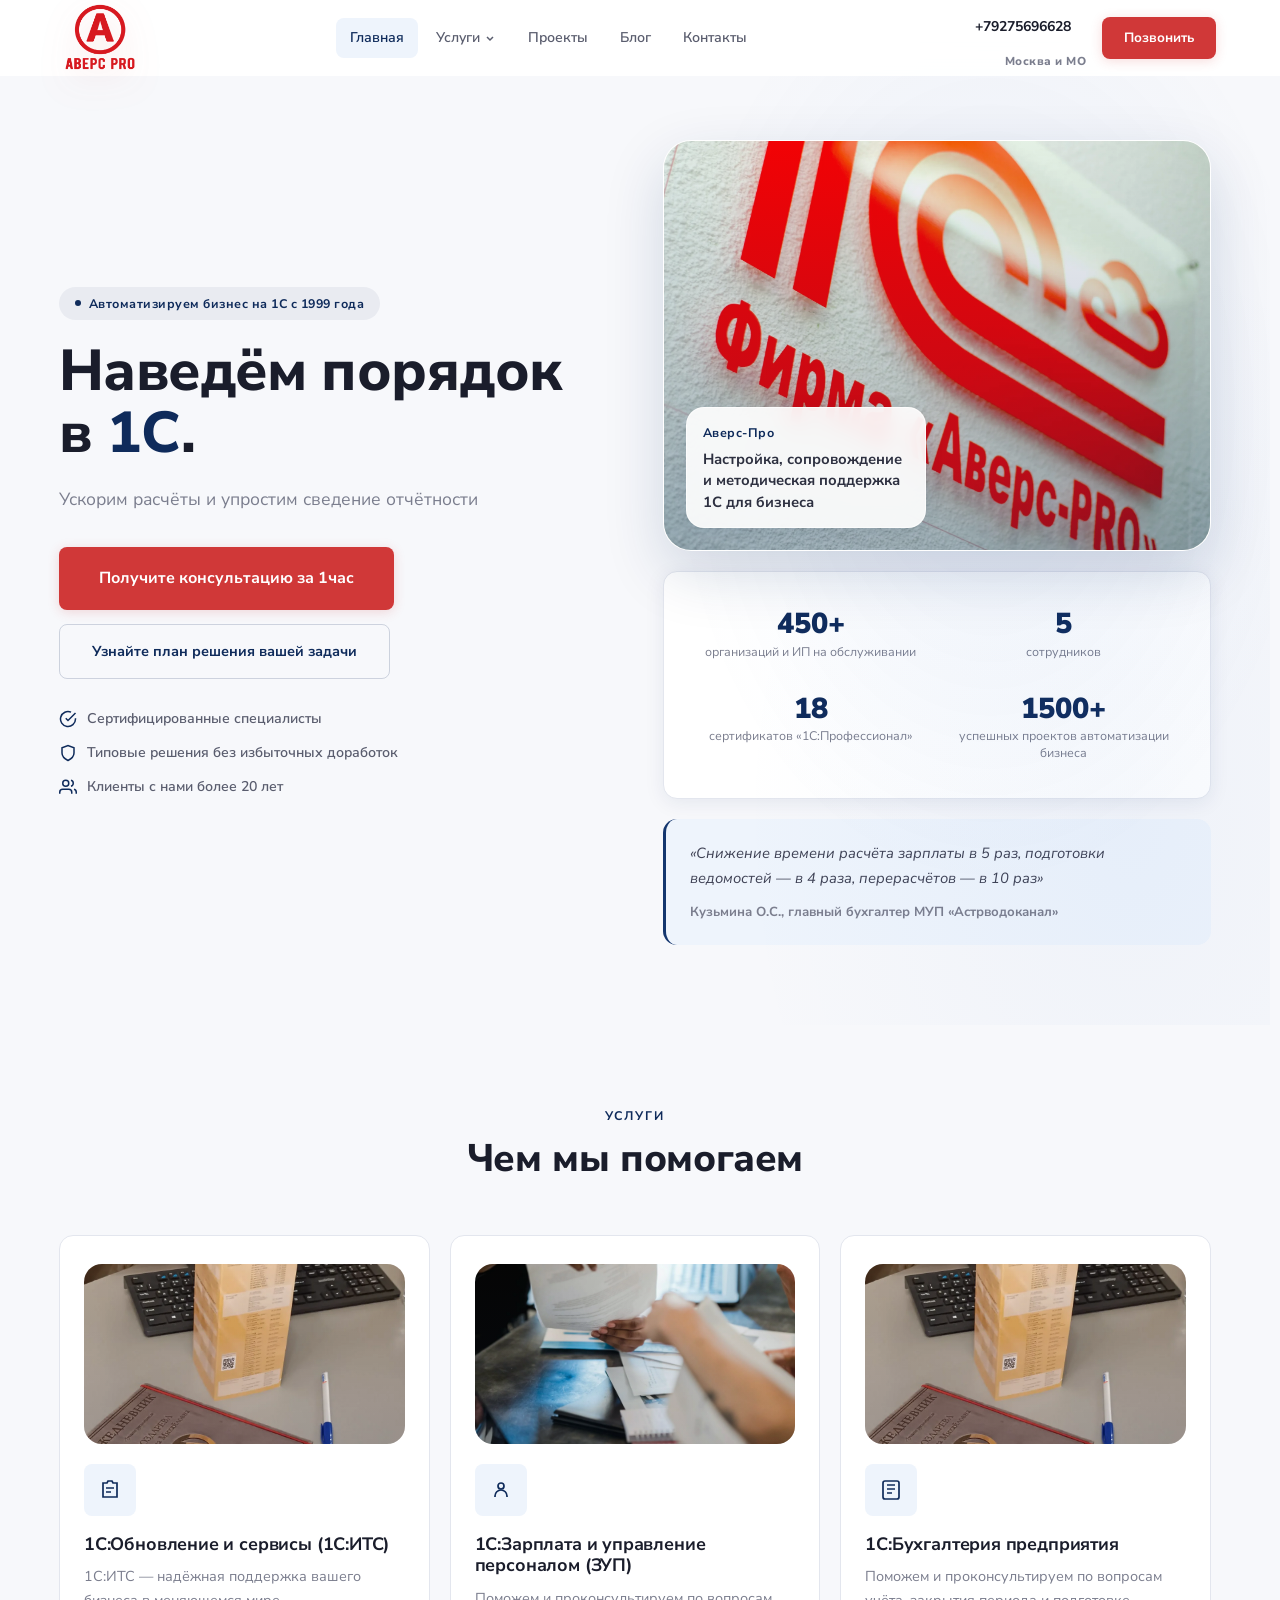
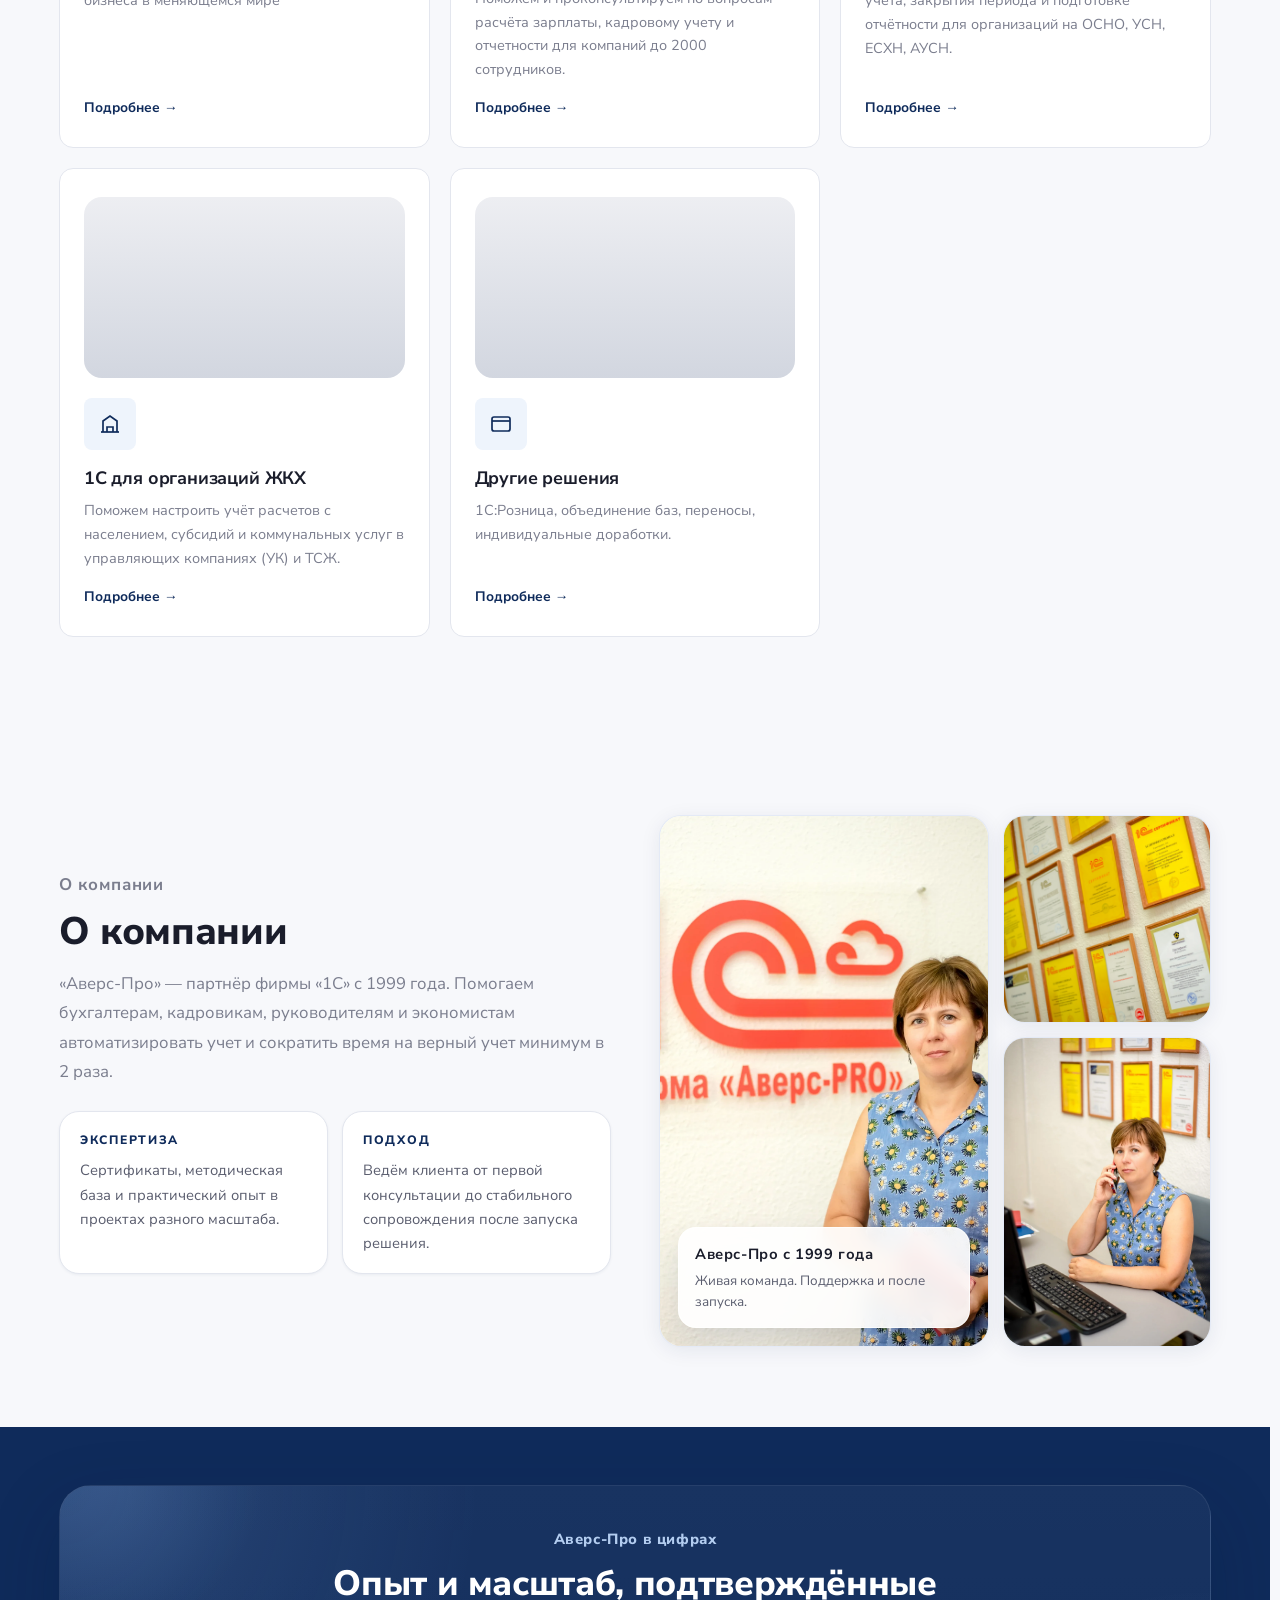
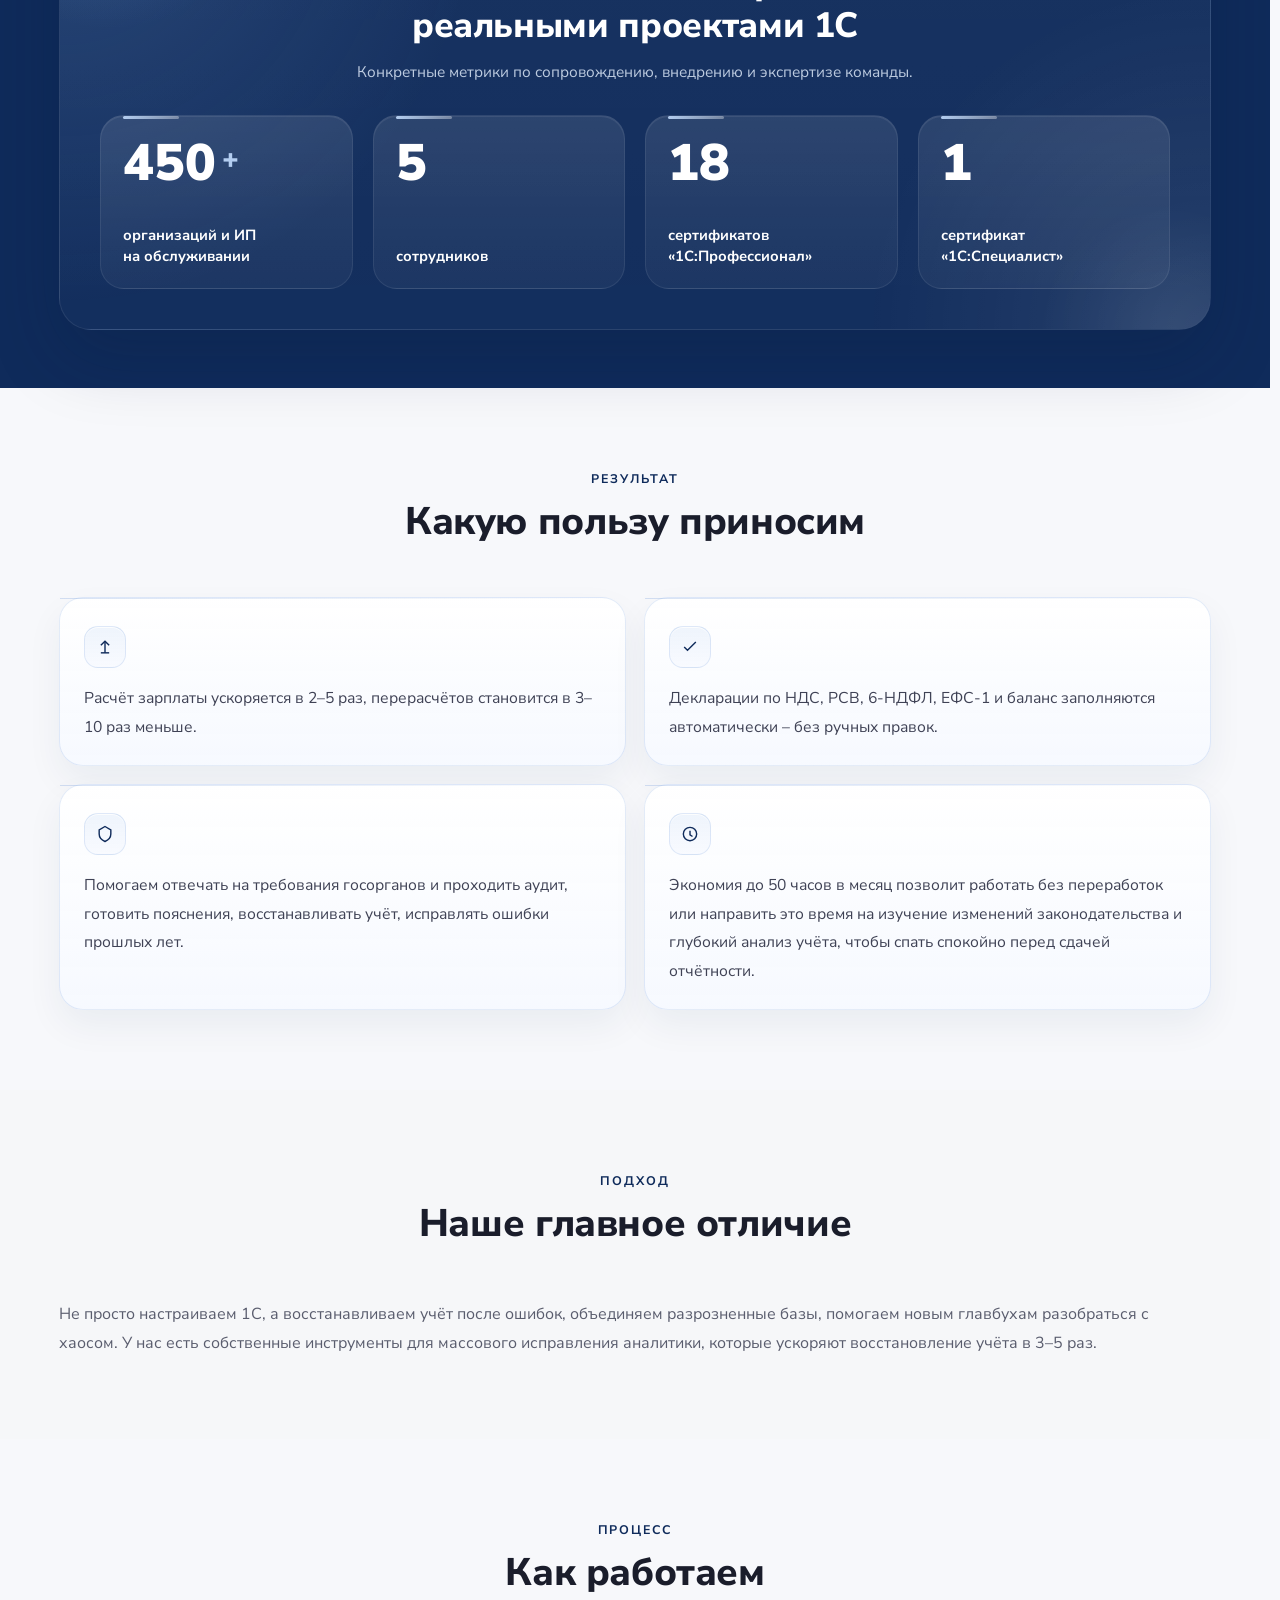
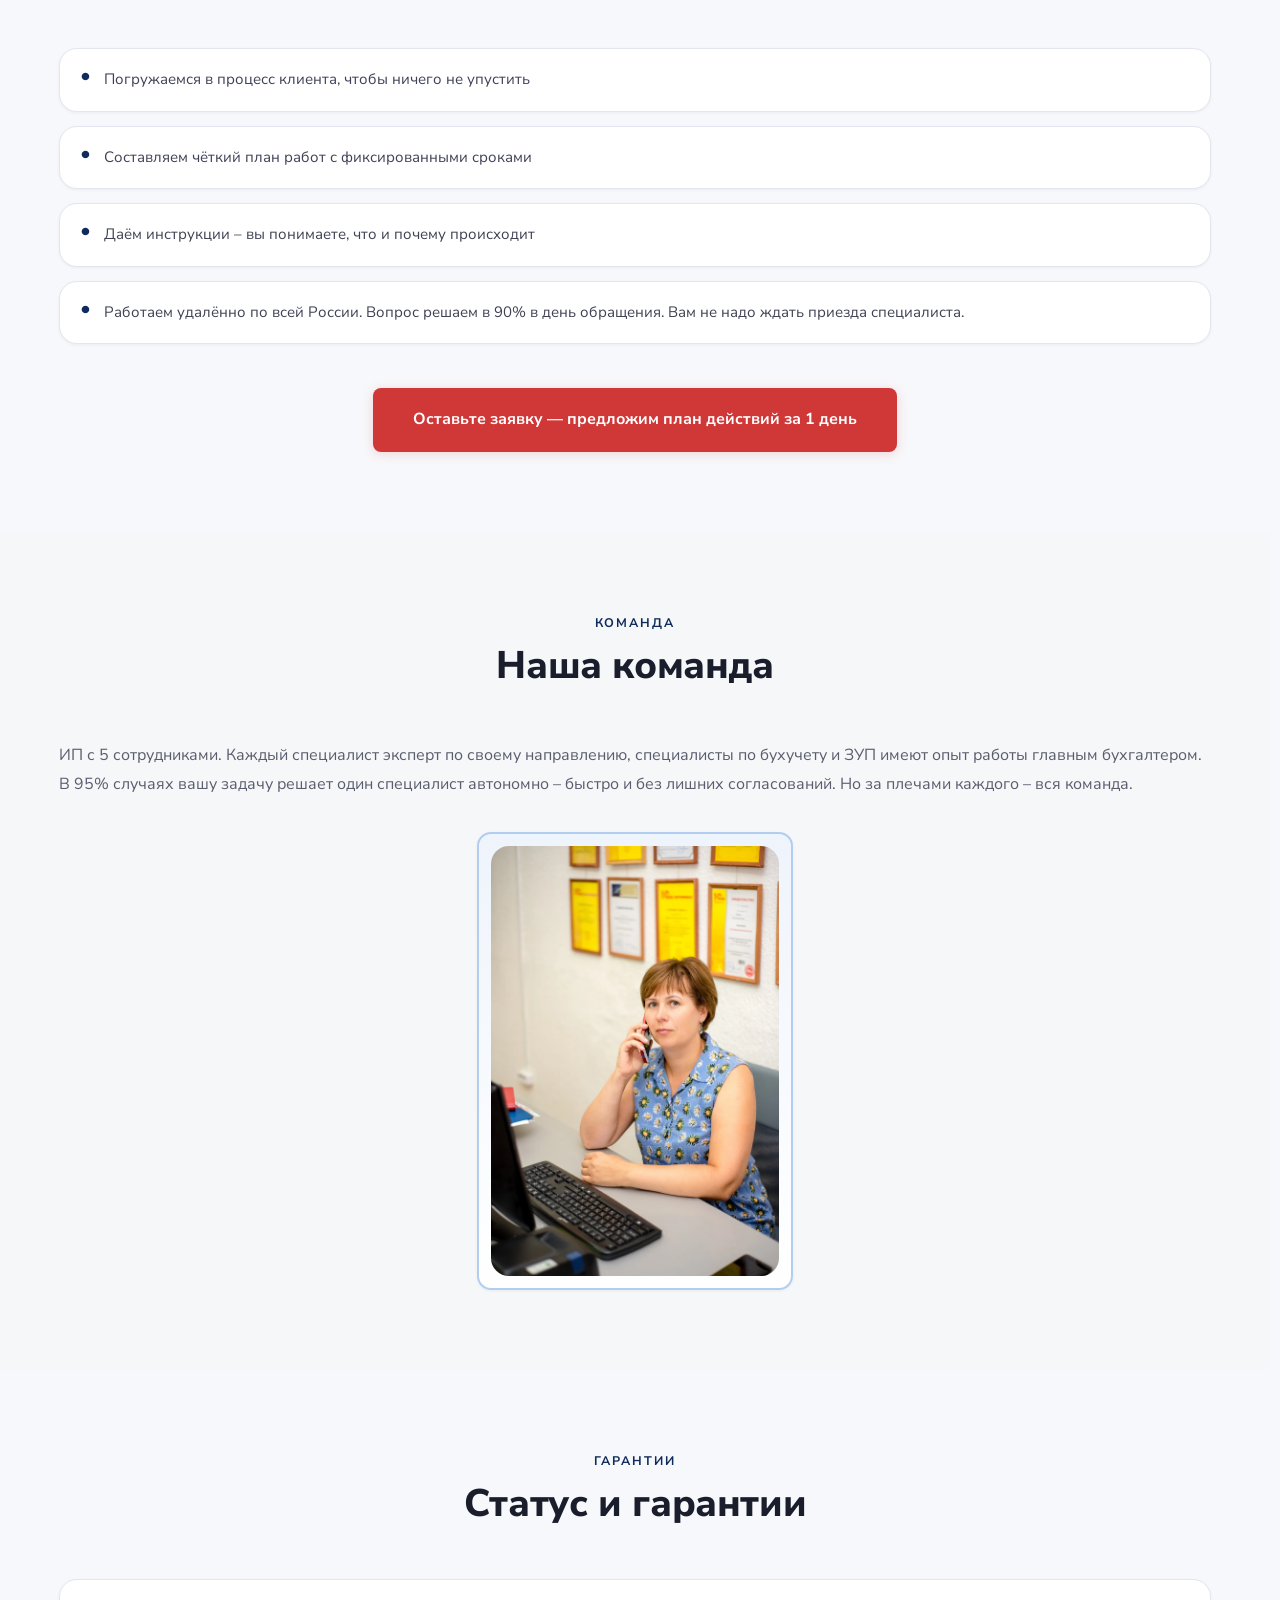
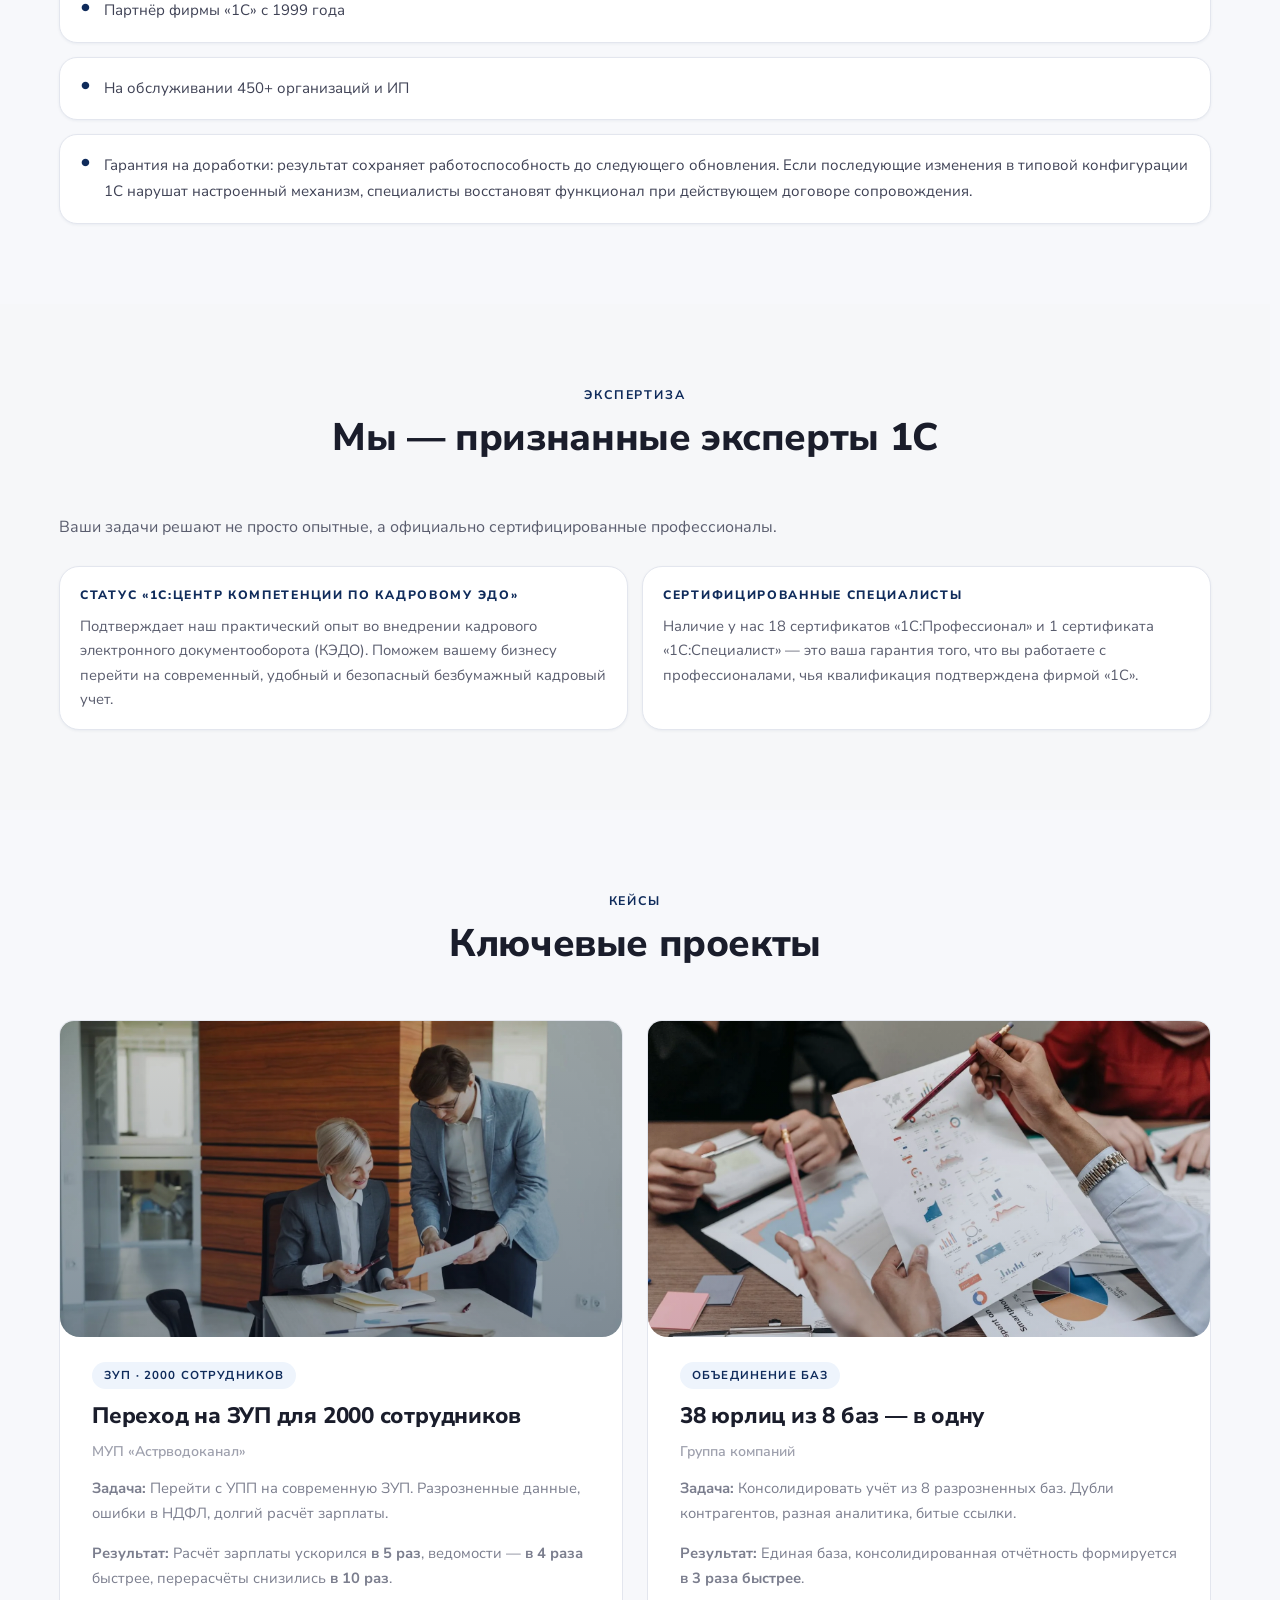
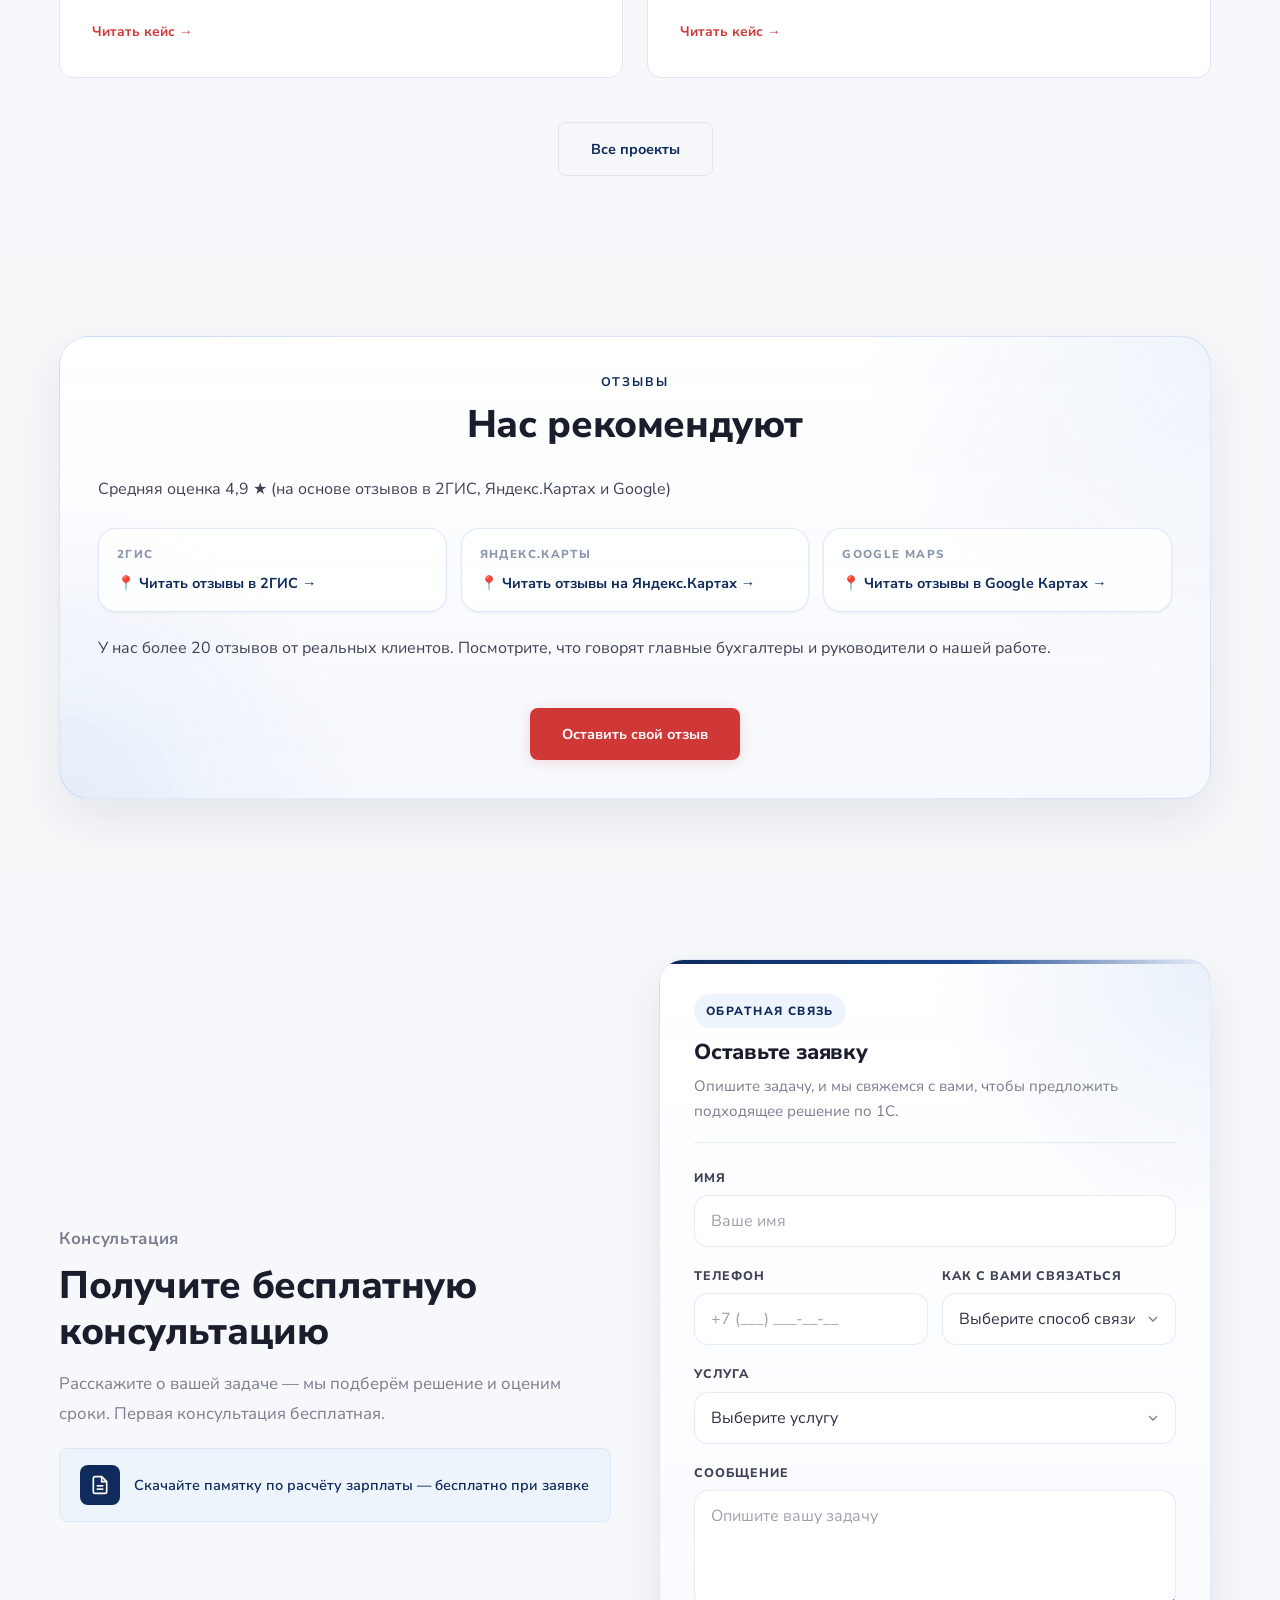
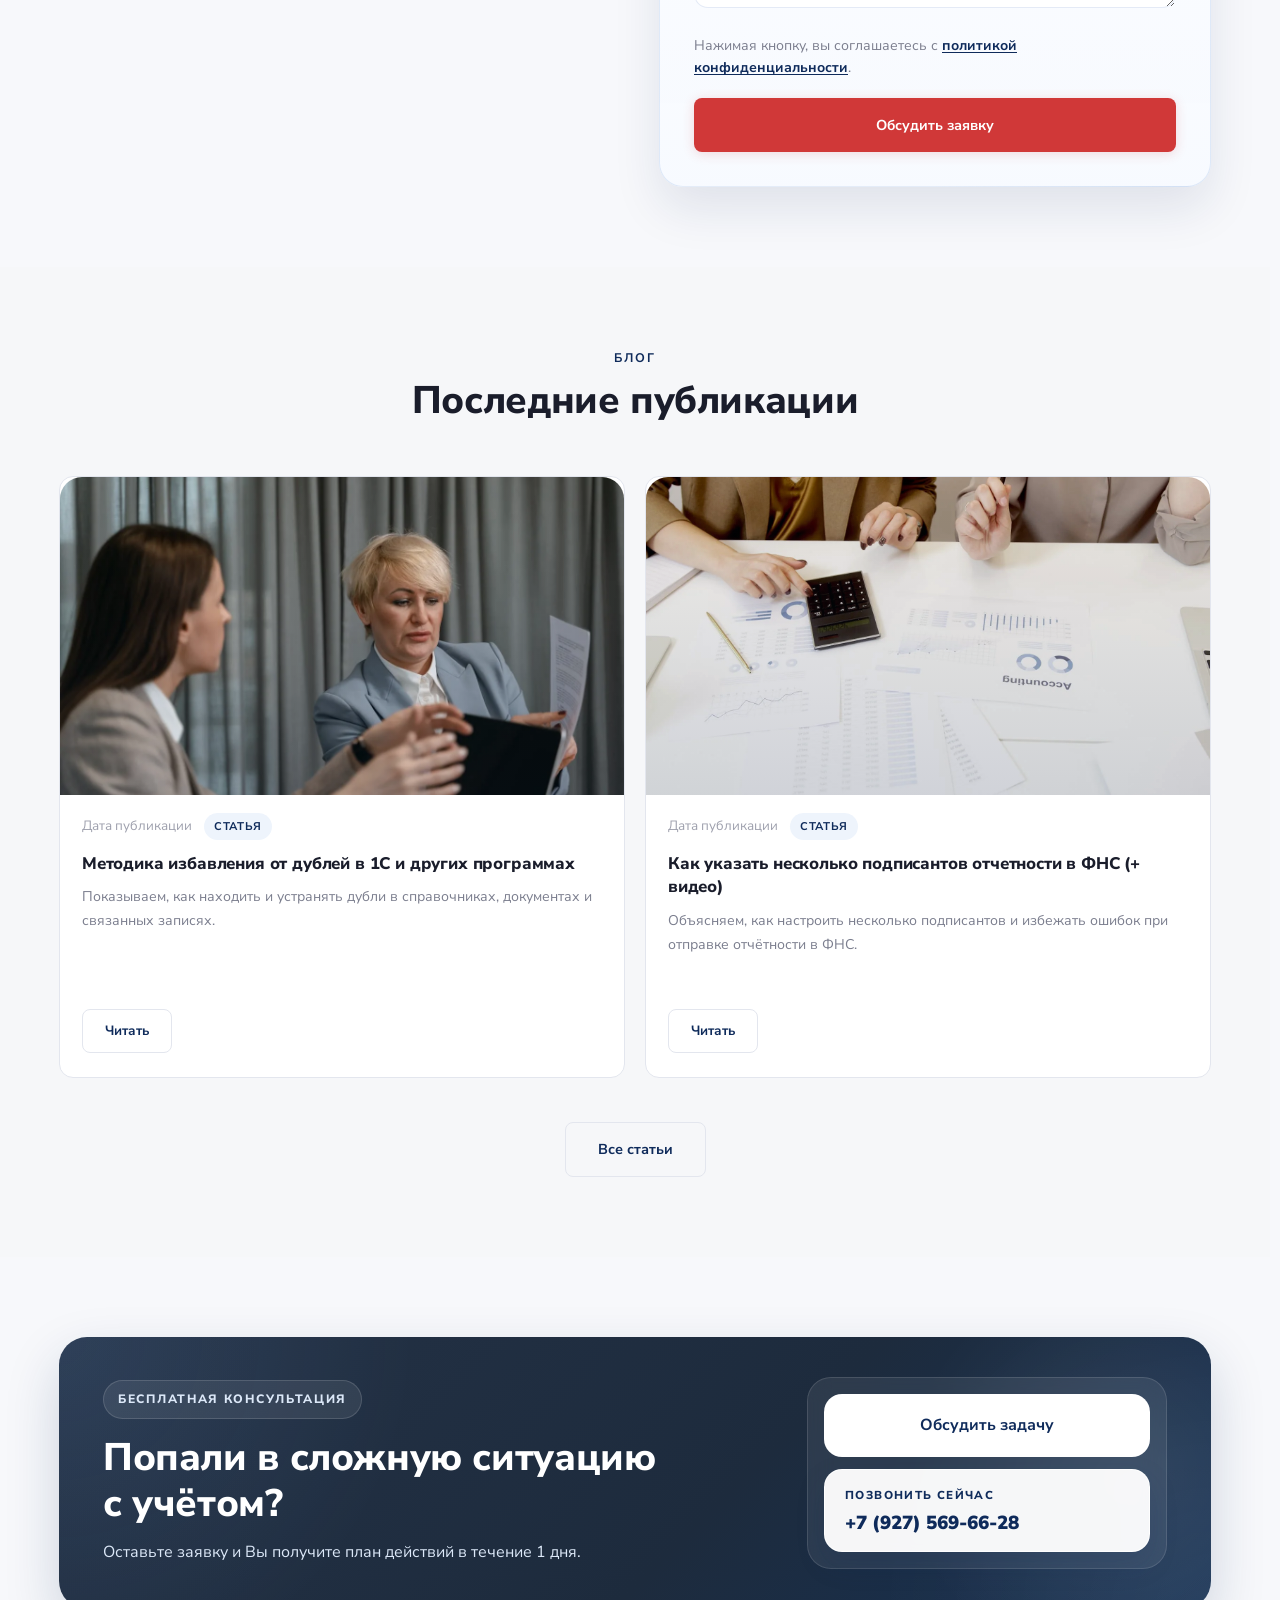
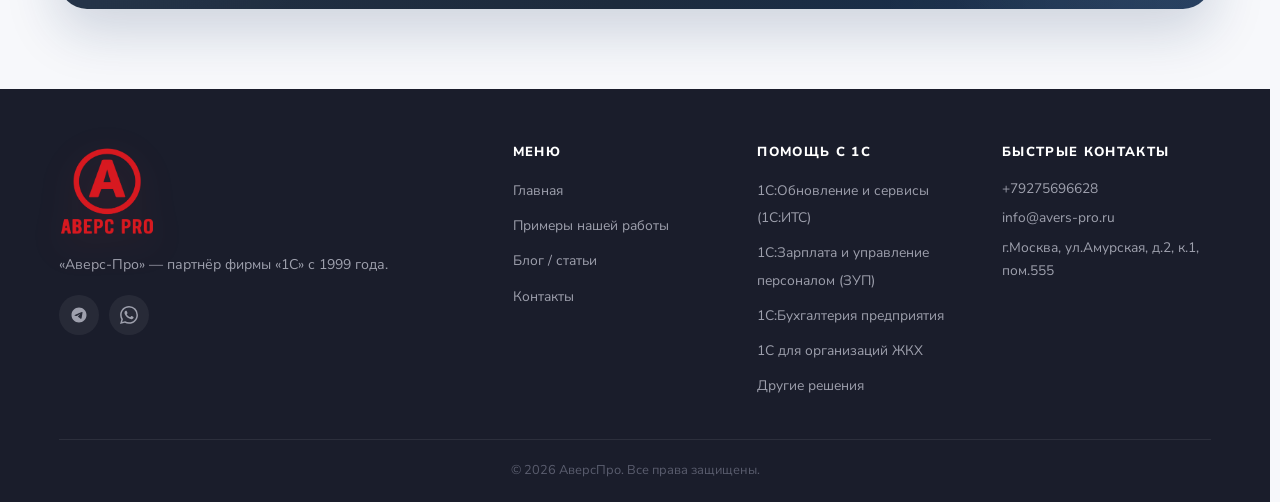
<file: index.html>
<!DOCTYPE html>
<html lang="ru">
<head>
  <meta charset="UTF-8">
  <meta name="viewport" content="width=device-width, initial-scale=1.0">
  <title>Наведём порядок в 1С. — Аверс-Про</title>
  <meta name="description" content="Наведём порядок в 1С. Ускорим расчёты и упростим сведение отчётности.">
  <link rel="shortcut icon" href="images/brand/logo.webp" type="image/x-icon">
  <link rel="preconnect" href="https://fonts.googleapis.com">
  <link rel="preconnect" href="https://fonts.gstatic.com" crossorigin>
  <link href="https://fonts.googleapis.com/css2?family=Nunito+Sans:ital,opsz,wght@0,6..12,300;0,6..12,400;0,6..12,500;0,6..12,600;0,6..12,700;0,6..12,800;1,6..12,400&display=swap" rel="stylesheet">
  <link rel="stylesheet" href="style.css">
</head>
<body>

  <header class="site-header" id="siteHeader">
    <div class="container header-inner">
      <a href="index.html" class="logo" aria-label="Аверс-Про">
        <span class="logo-mark">
          <img src="images/brand/logo.webp" alt="Логотип Аверс-Про" class="logo-image">
        </span>
      </a>
      <nav class="main-nav">
        <ul class="nav-list">
          <li class="nav-item"><a href="index.html" class="nav-link active">Главная</a></li>
          <li class="nav-item has-dropdown">
            <a href="#" class="nav-link">Услуги
              <svg class="nav-dropdown-icon" viewBox="0 0 12 12"><path d="M3 5l3 3 3-3" fill="none" stroke="currentColor" stroke-width="1.5"/></svg>
            </a>
            <div class="nav-dropdown">
              <a href="services-its.html">1С:Обновление и сервисы (1С:ИТС)</a>
              <a href="services-zup.html">1С:Зарплата и управление персоналом (ЗУП)</a>
              <a href="services-buh.html">1С:Бухгалтерия предприятия</a>
              <a href="services-gkh-nko.html">1С для организаций ЖКХ</a>
              <a href="services-other.html">Другие решения</a>
            </div>
          </li>
          <li class="nav-item"><a href="projects.html" class="nav-link">Проекты</a></li>
          <li class="nav-item"><a href="blog.html" class="nav-link">Блог</a></li>
          <li class="nav-item"><a href="contacts.html" class="nav-link">Контакты</a></li>
        </ul>
      </nav>
      <div class="header-right">
        <div class="header-meta">
          <a href="tel:+79275696628" class="header-phone">+79275696628</a>
          <span class="header-city">Москва и МО</span>
        </div>
        <a href="tel:+79275696628" class="btn btn-red btn-sm">Позвонить</a>
      </div>
      <button class="burger" id="burger" aria-label="Меню"><span></span><span></span><span></span></button>
    </div>
  </header>

  <div class="mobile-menu" id="mobileMenu">
    <div class="mobile-menu-inner">
      <ul class="mobile-nav-list">
        <li><a href="index.html" class="mobile-nav-link active">Главная</a></li>
        <li>
          <button class="mobile-nav-link mobile-dropdown-toggle">Услуги
            <svg width="14" height="14" viewBox="0 0 12 12" style="margin-left:4px;vertical-align:middle"><path d="M3 5l3 3 3-3" fill="none" stroke="currentColor" stroke-width="1.5"/></svg>
          </button>
          <ul class="mobile-sub-list">
            <li><a href="services-its.html" class="mobile-sub-link">1С:ИТС</a></li>
            <li><a href="services-zup.html" class="mobile-sub-link">1С:ЗУП</a></li>
            <li><a href="services-buh.html" class="mobile-sub-link">1С:Бухгалтерия предприятия</a></li>
            <li><a href="services-gkh-nko.html" class="mobile-sub-link">1С для организаций ЖКХ</a></li>
            <li><a href="services-other.html" class="mobile-sub-link">Другие решения</a></li>
          </ul>
        </li>
        <li><a href="projects.html" class="mobile-nav-link">Проекты</a></li>
        <li><a href="blog.html" class="mobile-nav-link">Блог</a></li>
        <li><a href="contacts.html" class="mobile-nav-link">Контакты</a></li>
      </ul>
      <a href="tel:+79275696628" class="mobile-phone">+79275696628</a>
      <span class="mobile-city">Москва и МО</span>
      <a href="tel:+79275696628" class="btn btn-red mobile-cta">Позвонить</a>
    </div>
  </div>

  <main>

    <section class="hero">
      <div class="hero-bg"></div>
      <div class="container">
        <div class="hero-grid">
          <div class="hero-text">
            <p class="hero-label text-normal-case"><span class="hero-label-dot"></span>Автоматизируем бизнес на 1С с 1999 года</p>
            <h1 class="hero-title">Наведём порядок в&nbsp;<span class="blue">1С</span>.</h1>
            <p class="hero-subtitle">Ускорим расчёты и упростим сведение отчётности</p>
            <div class="hero-actions">
              <a href="contacts.html" class="btn btn-red btn-lg">Получите консультацию за 1час</a>
              <a href="contacts.html" class="btn btn-outline">Узнайте план решения вашей задачи</a>
            </div>
            <div class="hero-trust">
              <div class="hero-trust-item">
                <svg width="18" height="18" viewBox="0 0 24 24" fill="none" stroke="var(--blue-900)" stroke-width="2"><path d="M22 11.08V12a10 10 0 1 1-5.93-9.14"/><polyline points="22 4 12 14.01 9 11.01"/></svg>
                <span>Сертифицированные специалисты</span>
              </div>
              <div class="hero-trust-item">
                <svg width="18" height="18" viewBox="0 0 24 24" fill="none" stroke="var(--blue-900)" stroke-width="2"><path d="M12 22s8-4 8-10V5l-8-3-8 3v7c0 6 8 10 8 10z"/></svg>
                <span>Типовые решения без избыточных доработок</span>
              </div>
              <div class="hero-trust-item">
                <svg width="18" height="18" viewBox="0 0 24 24" fill="none" stroke="var(--blue-900)" stroke-width="2"><path d="M17 21v-2a4 4 0 0 0-4-4H5a4 4 0 0 0-4 4v2"/><circle cx="9" cy="7" r="4"/><path d="M23 21v-2a4 4 0 0 0-3-3.87"/><path d="M16 3.13a4 4 0 0 1 0 7.75"/></svg>
                <span>Клиенты с нами более 20 лет</span>
              </div>
            </div>
          </div>
          <div class="hero-right">
            <div class="hero-photo-card">
              <img src="images/company/company-logo-wall.webp" alt="Аверс-Про" decoding="async">
              <div class="hero-photo-badge">
                <strong class="text-normal-case">Аверс-Про</strong>
                <span>Настройка, сопровождение и методическая поддержка 1С для бизнеса</span>
              </div>
            </div>
            <div class="hero-stats-panel">
              <div class="hero-stat">
                <span class="hero-stat-num">450+</span>
                <span class="hero-stat-label">организаций и ИП на обслуживании</span>
              </div>
              <div class="hero-stat">
                <span class="hero-stat-num">5</span>
                <span class="hero-stat-label">сотрудников</span>
              </div>
              <div class="hero-stat">
                <span class="hero-stat-num">18</span>
                <span class="hero-stat-label">сертификатов «1С:Профессионал»</span>
              </div>
              <div class="hero-stat">
                <span class="hero-stat-num">1500+</span>
                <span class="hero-stat-label">успешных проектов автоматизации бизнеса</span>
              </div>
            </div>
            <div class="hero-quote">
              <blockquote>&laquo;Снижение времени расчёта зарплаты в 5 раз, подготовки ведомостей &mdash; в 4 раза, перерасчётов &mdash; в 10 раз&raquo;</blockquote>
              <p class="hero-quote-author">Кузьмина О.С., главный бухгалтер МУП&nbsp;&laquo;Астрводоканал&raquo;</p>
            </div>
          </div>
        </div>
      </div>
    </section>

    <section class="section">
      <div class="container">
        <div class="section-header">
          <p class="section-label">Услуги</p>
          <h2 class="section-title">Чем мы помогаем</h2>
        </div>
        <div class="services-grid">
          <a href="services-its.html" class="svc-card">
            <div class="svc-card-media">
              <img src="images/services/photo-banner-buh.webp" alt="1С:Обновление и сервисы (1С:ИТС)" loading="lazy" decoding="async">
            </div>
            <div class="svc-card-icon">
              <svg width="24" height="24" viewBox="0 0 24 24" fill="none" stroke="currentColor" stroke-width="1.7"><path d="M10 3h4l1 2h4v14H5V5h4l1-2z"/><path d="M8 10h8M8 14h5"/></svg>
            </div>
            <h3>1С:Обновление и сервисы (1С:ИТС)</h3>
            <p>1С:ИТС — надёжная поддержка вашего бизнеса в меняющемся мире</p>
            <span class="svc-card-link">Подробнее &rarr;</span>
          </a>
          <a href="services-zup.html" class="svc-card">
            <div class="svc-card-media">
              <img src="images/services/photo-banner-zup.webp" alt="1С:Зарплата и управление персоналом (ЗУП)" loading="lazy" decoding="async">
            </div>
            <div class="svc-card-icon">
              <svg width="24" height="24" viewBox="0 0 24 24" fill="none" stroke="currentColor" stroke-width="1.7"><circle cx="12" cy="8" r="3"/><path d="M6 19v-1a6 6 0 0 1 12 0v1"/></svg>
            </div>
            <h3>1С:Зарплата и управление персоналом (ЗУП)</h3>
            <p>Поможем и проконсультируем по вопросам расчёта зарплаты, кадровому учету и отчетности для компаний до 2000 сотрудников.</p>
            <span class="svc-card-link">Подробнее &rarr;</span>
          </a>
          <a href="services-buh.html" class="svc-card">
            <div class="svc-card-media">
              <img src="images/services/photo-banner-buh.webp" alt="1С:Бухгалтерия предприятия" loading="lazy" decoding="async">
            </div>
            <div class="svc-card-icon">
              <svg width="24" height="24" viewBox="0 0 24 24" fill="none" stroke="currentColor" stroke-width="1.7"><rect x="4" y="3" width="16" height="18" rx="2"/><path d="M8 7h8M8 11h8M8 15h5"/></svg>
            </div>
            <h3>1С:Бухгалтерия предприятия</h3>
            <p>Поможем и проконсультируем по вопросам учёта, закрытия периода и подготовке отчётности для организаций на ОСНО, УСН, ЕСХН, АУСН.</p>
            <span class="svc-card-link">Подробнее &rarr;</span>
          </a>
          <a href="services-gkh-nko.html" class="svc-card">
            <div class="svc-card-media">
              <img src="images/services/photo-banner-gkh.webp" alt="1С для организаций ЖКХ" loading="lazy" decoding="async">
            </div>
            <div class="svc-card-icon">
              <svg width="24" height="24" viewBox="0 0 24 24" fill="none" stroke="currentColor" stroke-width="1.7"><path d="M3 20h18"/><path d="M5 20V9l7-5 7 5v11"/><path d="M9 20v-5h6v5"/></svg>
            </div>
            <h3>1С для организаций ЖКХ</h3>
            <p>Поможем настроить учёт расчетов с населением, субсидий и коммунальных услуг в управляющих компаниях (УК) и ТСЖ.</p>
            <span class="svc-card-link">Подробнее &rarr;</span>
          </a>
          <a href="services-other.html" class="svc-card">
            <div class="svc-card-media">
              <img src="images/services/photo-retail-store.webp" alt="Другие решения" loading="lazy" decoding="async">
            </div>
            <div class="svc-card-icon">
              <svg width="24" height="24" viewBox="0 0 24 24" fill="none" stroke="currentColor" stroke-width="1.7"><rect x="3" y="5" width="18" height="14" rx="2"/><path d="M3 9h18"/></svg>
            </div>
            <h3>Другие решения</h3>
            <p>1С:Розница, объединение баз, переносы, индивидуальные доработки.</p>
            <span class="svc-card-link">Подробнее &rarr;</span>
          </a>
        </div>
      </div>
    </section>

    <section class="section">
      <div class="container">
        <div class="lead-block company-block">
          <div class="lead-text company-block-copy">
            <p class="section-label text-normal-case">О компании</p>
            <h2>О компании</h2>
            <p class="company-copy-text">«Аверс-Про» — партнёр фирмы «1С» с 1999 года. Помогаем бухгалтерам, кадровикам, руководителям и экономистам автоматизировать учет и сократить время на верный учет минимум в 2 раза.</p>
            <div class="company-points">
              <div class="company-point">
                <strong>Экспертиза</strong>
                <span>Сертификаты, методическая база и практический опыт в проектах разного масштаба.</span>
              </div>
              <div class="company-point">
                <strong>Подход</strong>
                <span>Ведём клиента от первой консультации до стабильного сопровождения после запуска решения.</span>
              </div>
            </div>
          </div>
          <div class="contact-photo-strip company-photo-strip">
            <div class="contact-photo-main">
              <img src="images/company/company-hero.webp" alt="Аверс-Про" loading="lazy" decoding="async">
              <div class="contact-photo-badge">
                <strong class="text-normal-case">Аверс-Про с 1999 года</strong>
                <span>Живая команда. Поддержка и после запуска.</span>
              </div>
            </div>
            <div class="contact-photo-stack">
              <div class="contact-photo-item">
                <img src="images/company/company-certificates.webp" alt="Аверс-Про" loading="lazy" decoding="async">
              </div>
              <div class="contact-photo-item">
                <img src="images/company/company-contact-call.webp" alt="Аверс-Про" loading="lazy" decoding="async">
              </div>
            </div>
          </div>
        </div>
      </div>
    </section>

    <section class="section-blue stats-bar">
      <div class="container">
        <div class="stats-shell">
          <div class="stats-heading">
            <p class="stats-kicker text-normal-case">Аверс-Про в цифрах</p>
            <h2 class="stats-title">Опыт и масштаб, подтверждённые реальными проектами 1С</h2>
            <p class="stats-subtitle">Конкретные метрики по сопровождению, внедрению и экспертизе команды.</p>
          </div>
          <div class="stats-grid">
            <div class="stat-item">
              <div class="stat-value">
                <span class="stat-num" data-count="450">0</span>
                <span class="stat-plus">+</span>
              </div>
              <span class="stat-label">организаций и ИП на обслуживании</span>
            </div>
            <div class="stat-item">
              <div class="stat-value">
                <span class="stat-num" data-count="5">0</span>
              </div>
              <span class="stat-label">сотрудников</span>
            </div>
            <div class="stat-item">
              <div class="stat-value">
                <span class="stat-num" data-count="18">0</span>
              </div>
              <span class="stat-label">сертификатов «1С:Профессионал»</span>
            </div>
            <div class="stat-item">
              <div class="stat-value">
                <span class="stat-num" data-count="1">0</span>
              </div>
              <span class="stat-label">сертификат «1С:Специалист»</span>
            </div>
          </div>
        </div>
      </div>
    </section>

    <section class="section home-benefits">
      <div class="container">
        <div class="section-header">
          <p class="section-label">Результат</p>
          <h2 class="section-title">Какую пользу приносим</h2>
        </div>
        <div class="company-points home-benefits-grid">
          <div class="company-point home-benefit-card">
            <div class="home-card-icon home-card-icon-benefit">
              <svg width="20" height="20" viewBox="0 0 24 24" fill="none" stroke="currentColor" stroke-width="1.7"><path d="M12 5v14"/><path d="M7 10l5-5 5 5"/><path d="M7 19h10"/></svg>
            </div>
            <span>Расчёт зарплаты ускоряется в 2–5 раз, перерасчётов становится в 3–10 раз меньше.</span>
          </div>
          <div class="company-point home-benefit-card">
            <div class="home-card-icon home-card-icon-benefit">
              <svg width="20" height="20" viewBox="0 0 24 24" fill="none" stroke="currentColor" stroke-width="1.7"><path d="M5 12l4 4L19 6"/></svg>
            </div>
            <span>Декларации по НДС, РСВ, 6-НДФЛ, ЕФС-1 и баланс заполняются автоматически – без ручных правок.</span>
          </div>
          <div class="company-point home-benefit-card">
            <div class="home-card-icon home-card-icon-benefit">
              <svg width="20" height="20" viewBox="0 0 24 24" fill="none" stroke="currentColor" stroke-width="1.7"><path d="M12 3l7 4v5c0 4-2.5 7-7 9-4.5-2-7-5-7-9V7l7-4z"/></svg>
            </div>
            <span>Помогаем отвечать на требования госорганов и проходить аудит, готовить пояснения, восстанавливать учёт, исправлять ошибки прошлых лет.</span>
          </div>
          <div class="company-point home-benefit-card">
            <div class="home-card-icon home-card-icon-benefit">
              <svg width="20" height="20" viewBox="0 0 24 24" fill="none" stroke="currentColor" stroke-width="1.7"><circle cx="12" cy="12" r="8"/><path d="M12 8v5l3 2"/></svg>
            </div>
            <span>Экономия до 50 часов в месяц позволит работать без переработок или направить это время на изучение изменений законодательства и глубокий анализ учёта, чтобы спать спокойно перед сдачей отчётности.</span>
          </div>
        </div>
      </div>
    </section>

    <section class="section section-alt">
      <div class="container">
        <div class="section-header">
          <p class="section-label">Подход</p>
          <h2 class="section-title">Наше главное отличие</h2>
        </div>
        <p class="company-copy-text">Не просто настраиваем 1С, а восстанавливаем учёт после ошибок, объединяем разрозненные базы, помогаем новым главбухам разобраться с хаосом. У нас есть собственные инструменты для массового исправления аналитики, которые ускоряют восстановление учёта в 3–5 раз.</p>
      </div>
    </section>

    <section class="section">
      <div class="container">
        <div class="section-header">
          <p class="section-label">Процесс</p>
          <h2 class="section-title">Как работаем</h2>
        </div>
        <ul class="article-list">
          <li>Погружаемся в процесс клиента, чтобы ничего не упустить</li>
          <li>Составляем чёткий план работ с фиксированными сроками</li>
          <li>Даём инструкции – вы понимаете, что и почему происходит</li>
          <li>Работаем удалённо по всей России. Вопрос решаем в 90% в день обращения. Вам не надо ждать приезда специалиста.</li>
        </ul>
        <div class="section-footer">
          <a href="contacts.html" class="btn btn-red btn-lg">Оставьте заявку — предложим план действий за 1 день</a>
        </div>
      </div>
    </section>

    <section class="section section-alt">
      <div class="container">
        <div class="section-header">
          <p class="section-label">Команда</p>
          <h2 class="section-title">Наша команда</h2>
        </div>
        <p class="company-copy-text">ИП с 5 сотрудниками. Каждый специалист эксперт по своему направлению, специалисты по бухучету и ЗУП имеют опыт работы главным бухгалтером. В 95% случаях вашу задачу решает один специалист автономно – быстро и без лишних согласований. Но за плечами каждого – вся команда.</p>
        <div class="placeholder-card team-photo-card" style="margin-top:32px;">
         <img src="./images/company/company-contact-call.webp" alt="Команда Аверс-Про">
        </div>
      </div>
    </section>

    <section class="section">
      <div class="container">
        <div class="section-header">
          <p class="section-label">Гарантии</p>
          <h2 class="section-title">Статус и гарантии</h2>
        </div>
        <ul class="article-list">
          <li>Партнёр фирмы «1С» с 1999 года</li>
          <li>На обслуживании 450+ организаций и ИП</li>
          <li>Гарантия на доработки: результат сохраняет работоспособность до следующего обновления. Если последующие изменения в типовой конфигурации 1С нарушат настроенный механизм, специалисты восстановят функционал при действующем договоре сопровождения.</li>
        </ul>
      </div>
    </section>

    <section class="section section-alt">
      <div class="container">
        <div class="section-header">
          <p class="section-label">Экспертиза</p>
          <h2 class="section-title">Мы — признанные эксперты 1С</h2>
        </div>
        <p class="company-copy-text">Ваши задачи решают не просто опытные, а официально сертифицированные профессионалы.</p>
        <div class="company-points" style="margin-top:24px;">
          <div class="company-point">
            <strong>Статус «1С:Центр компетенции по кадровому ЭДО»</strong>
            <span>Подтверждает наш практический опыт во внедрении кадрового электронного документооборота (КЭДО). Поможем вашему бизнесу перейти на современный, удобный и безопасный безбумажный кадровый учет.</span>
          </div>
          <div class="company-point">
            <strong>Сертифицированные специалисты</strong>
            <span>Наличие у нас 18 сертификатов «1С:Профессионал» и 1 сертификата «1С:Специалист» — это ваша гарантия того, что вы работаете с профессионалами, чья квалификация подтверждена фирмой «1С».</span>
          </div>
        </div>
      </div>
    </section>
    <section class="section">
      <div class="container">
        <div class="section-header">
          <p class="section-label">Кейсы</p>
          <h2 class="section-title">Ключевые проекты</h2>
        </div>
        <div class="cases-home-grid">
          <div class="case-home-card">
            <div class="case-home-media">
              <img src="images/projects/photo-project-zup-office.webp" alt="Переход на ЗУП для 2000 сотрудников" loading="lazy" decoding="async">
            </div>
            <span class="case-tag">ЗУП · 2000 сотрудников</span>
            <h3>Переход на ЗУП для 2000 сотрудников</h3>
            <p class="client">МУП «Астрводоканал»</p>
            <p><strong>Задача:</strong> Перейти с УПП на современную ЗУП. Разрозненные данные, ошибки в НДФЛ, долгий расчёт зарплаты.</p>
            <p><strong>Результат:</strong> Расчёт зарплаты ускорился <strong>в 5 раз</strong>, ведомости — <strong>в 4 раза</strong> быстрее, перерасчёты снизились <strong>в 10 раз</strong>.</p>
            <a href="projects.html#case-zup-2000" class="read-more">Читать кейс &rarr;</a>
          </div>
          <div class="case-home-card">
            <div class="case-home-media">
              <img src="images/projects/photo-case-merge-charts.webp" alt="38 юрлиц из 8 баз — в одну" loading="lazy" decoding="async">
            </div>
            <span class="case-tag">Объединение баз</span>
            <h3>38 юрлиц из 8 баз — в одну</h3>
            <p class="client">Группа компаний</p>
            <p><strong>Задача:</strong> Консолидировать учёт из 8 разрозненных баз. Дубли контрагентов, разная аналитика, битые ссылки.</p>
            <p><strong>Результат:</strong> Единая база, консолидированная отчётность формируется <strong>в 3 раза быстрее</strong>.</p>
            <a href="projects.html#merges-section" class="read-more">Читать кейс &rarr;</a>
          </div>
        </div>
        <div class="section-footer">
          <a href="projects.html" class="btn btn-outline">Все проекты</a>
        </div>
      </div>
    </section>

    <section class="section section-alt home-reviews">
      <div class="container">
        <div class="home-reviews-shell">
          <div class="section-header">
            <p class="section-label">Отзывы</p>
            <h2 class="section-title">Нас рекомендуют</h2>
          </div>
          <p class="company-copy-text home-reviews-intro">Средняя оценка 4,9 ★ (на основе отзывов в 2ГИС, Яндекс.Картах и Google)</p>
          <div class="home-reviews-links">
            <a href="#" class="btn btn-outline home-review-link">
              <span class="home-review-link-label">2ГИС</span>
              <span>📍 Читать отзывы в 2ГИС →</span>
            </a>
            <a href="#" class="btn btn-outline home-review-link">
              <span class="home-review-link-label">Яндекс.Карты</span>
              <span>📍 Читать отзывы на Яндекс.Картах →</span>
            </a>
            <a href="#" class="btn btn-outline home-review-link">
              <span class="home-review-link-label">Google Maps</span>
              <span>📍 Читать отзывы в Google Картах →</span>
            </a>
          </div>
          <p class="company-copy-text home-reviews-copy">У нас более 20 отзывов от реальных клиентов. Посмотрите, что говорят главные бухгалтеры и руководители о нашей работе.</p>
          <div class="section-footer">
            <a href="#" class="btn btn-red">Оставить свой отзыв</a>
          </div>
        </div>
      </div>
    </section>


     <section class="section">
      <div class="container">
        <div class="lead-block">
          <div class="lead-text">
            <p class="section-label text-normal-case">Консультация</p>
            <h2>Получите бесплатную консультацию</h2>
            <p>Расскажите о вашей задаче — мы подберём решение и оценим сроки. Первая консультация бесплатная.</p>
            <div class="lead-magnet">
              <div class="lead-magnet-icon">
                <svg width="20" height="20" viewBox="0 0 24 24" fill="none" stroke="currentColor" stroke-width="2"><path d="M14 2H6a2 2 0 0 0-2 2v16a2 2 0 0 0 2 2h12a2 2 0 0 0 2-2V8z"/><polyline points="14 2 14 8 20 8"/><line x1="16" y1="13" x2="8" y2="13"/><line x1="16" y1="17" x2="8" y2="17"/></svg>
              </div>
              <p>Скачайте памятку по расчёту зарплаты — бесплатно при заявке</p>
            </div>
          </div>
          <form class="form-card" data-form data-lead-magnet>
            <div class="form-card-header">
              <span class="form-card-kicker">Обратная связь</span>
              <h3>Оставьте заявку</h3>
              <p>Опишите задачу, и мы свяжемся с вами, чтобы предложить подходящее решение по 1С.</p>
            </div>
            <div class="form-group">
              <label for="lead-name">Имя</label>
              <input type="text" id="lead-name" name="name" required placeholder="Ваше имя">
            </div>
            <div class="form-row">
              <div class="form-group">
                <label for="lead-phone">Телефон</label>
                <input type="tel" id="lead-phone" name="phone" required placeholder="+7 (___) ___-__-__">
              </div>
              <div class="form-group">
                <label for="lead-contact-method">Как с вами связаться</label>
                <select id="lead-contact-method" name="contact_method" required>
                  <option value="">Выберите способ связи</option>
                  <option value="call">Позвонить</option>
                  <option value="max">Написать в MAX</option>
                  <option value="telegram">Написать в Telegram</option>
                </select>
              </div>
            </div>
            <div class="form-group">
              <label for="lead-service">Услуга</label>
              <select id="lead-service" name="service">
                <option value="">Выберите услугу</option>
                <option value="its">1С:ИТС</option>
                <option value="zup">1С:ЗУП</option>
                <option value="buh">1С:Бухгалтерия</option>
                <option value="gkh">ЖКХ</option>
                <option value="merge">Объединение баз</option>
                <option value="other">Другое</option>
              </select>
            </div>
            <div class="form-group">
              <label for="lead-message">Сообщение</label>
              <textarea id="lead-message" name="message" rows="4" placeholder="Опишите вашу задачу"></textarea>
            </div>
            <p class="form-note">Нажимая кнопку, вы соглашаетесь с <a href="privacy-policy.html">политикой конфиденциальности</a>.</p>
            <button type="submit" class="btn btn-red btn-full">Обсудить заявку</button>
            <div class="lead-download hidden">
              <a href="downloads/pamyatka-po-raschetu-zarplaty.pdf" class="btn btn-blue btn-full" download>Скачать памятку (PDF)</a>
            </div>
          </form>
        </div>
      </div>
    </section>

    <section class="section section-alt">
      <div class="container">
        <div class="section-header">
          <p class="section-label">Блог</p>
          <h2 class="section-title">Последние публикации</h2>
        </div>
        <div class="blog-home-grid blog-home-2col">
          <article class="blog-card blog-card-classic" data-category="tips">
            <div class="blog-card-media">
              <img src="images/blog/photo-blog-consulting.webp" alt="Методика избавления от дублей в 1С и других программах" loading="lazy" decoding="async">
            </div>
            <div class="blog-card-meta">
              <span class="blog-card-date">Дата публикации</span>
              <span class="blog-card-tag">Статья</span>
            </div>
            <h3>Методика избавления от дублей в 1С и других программах</h3>
            <p>Показываем, как находить и устранять дубли в справочниках, документах и связанных записях.</p>
            <a href="https://avers-pro.ru/blog/1s-predpriyatie/metodika-izbavleniya-ot-dublej-v-1s-i-pr-programmakh.html" class="btn btn-outline btn-sm blog-read-btn">Читать</a>
          </article>
          <article class="blog-card blog-card-classic" data-category="buh">
            <div class="blog-card-media">
              <img src="images/blog/photo-blog-vat.webp" alt="Как указать несколько подписантов отчетности в ФНС (+ видео)" loading="lazy" decoding="async">
            </div>
            <div class="blog-card-meta">
              <span class="blog-card-date">Дата публикации</span>
              <span class="blog-card-tag">Статья</span>
            </div>
            <h3>Как указать несколько подписантов отчетности в ФНС (+ видео)</h3>
            <p>Объясняем, как настроить несколько подписантов и избежать ошибок при отправке отчётности в ФНС.</p>
            <a href="https://avers-pro.ru/blog/markirovka/1s-bukhgalteriya-8-red-3-0-kak-ukazat-neskolko-podpisantov-otchetnosti-v-fns-video.html" class="btn btn-outline btn-sm blog-read-btn">Читать</a>
          </article>
        </div>
        <div class="section-footer">
          <a href="blog.html" class="btn btn-outline">Все статьи</a>
        </div>
      </div>
    </section>

   

    <section class="section">
      <div class="container">
        <div class="cta-block">
          <div class="cta-grid">
            <div class="cta-copy">
              <span class="cta-eyebrow">Бесплатная консультация</span>
              <h2>Попали в сложную ситуацию с учётом?</h2>
              <p>Оставьте заявку и Вы получите план действий в течение 1 дня.</p>
            </div>
            <div class="cta-actions">
              <a href="contacts.html" class="btn btn-white btn-lg">Обсудить задачу</a>
              <a href="tel:+79275696628" class="cta-phone">
                <span class="cta-phone-label">Позвонить сейчас</span>
                <span class="cta-phone-value">+7 (927) 569-66-28</span>
              </a>
            </div>
          </div>
        </div>
      </div>
    </section>

  </main>

  <footer class="site-footer">
    <div class="container">
      <div class="footer-grid">
        <div>
          <div class="footer-logo">
            <span class="logo-mark">
              <img src="images/brand/logo.webp" alt="Логотип Аверс-Про" class="logo-image">
            </span>
          </div>
          <p class="footer-desc">«Аверс-Про» — партнёр фирмы «1С» с 1999 года.</p>
          <div class="footer-socials">
            <a href="#" class="footer-social" aria-label="Telegram">
              <svg width="18" height="18" viewBox="0 0 24 24" fill="currentColor"><path d="M12 2C6.48 2 2 6.48 2 12s4.48 10 10 10 10-4.48 10-10S17.52 2 12 2zm4.64 6.8c-.15 1.58-.8 5.42-1.13 7.19-.14.75-.42 1-.68 1.03-.58.05-1.02-.38-1.58-.75-.88-.58-1.38-.94-2.23-1.5-.99-.65-.35-1.01.22-1.59.15-.15 2.71-2.48 2.76-2.69a.2.2 0 00-.05-.18c-.06-.05-.14-.03-.21-.02-.09.02-1.49.95-4.22 2.79-.4.27-.76.41-1.08.4-.36-.01-1.04-.2-1.55-.37-.63-.2-1.12-.31-1.08-.66.02-.18.27-.36.74-.55 2.92-1.27 4.86-2.11 5.83-2.51 2.78-1.16 3.35-1.36 3.73-1.36.08 0 .27.02.39.12.1.08.13.19.14.27-.01.06.01.24 0 .38z"/></svg>
            </a>
            <a href="#" class="footer-social" aria-label="WhatsApp">
              <svg width="18" height="18" viewBox="0 0 24 24" fill="currentColor"><path d="M17.472 14.382c-.297-.149-1.758-.867-2.03-.967-.273-.099-.471-.148-.67.15-.197.297-.767.966-.94 1.164-.173.199-.347.223-.644.075-.297-.15-1.255-.463-2.39-1.475-.883-.788-1.48-1.761-1.653-2.059-.173-.297-.018-.458.13-.606.134-.133.298-.347.446-.52.149-.174.198-.298.298-.497.099-.198.05-.371-.025-.52-.075-.149-.669-1.612-.916-2.207-.242-.579-.487-.5-.669-.51-.173-.008-.371-.01-.57-.01-.198 0-.52.074-.792.372-.272.297-1.04 1.016-1.04 2.479 0 1.462 1.065 2.875 1.213 3.074.149.198 2.096 3.2 5.077 4.487.709.306 1.262.489 1.694.625.712.227 1.36.195 1.871.118.571-.085 1.758-.719 2.006-1.413.248-.694.248-1.289.173-1.413-.074-.124-.272-.198-.57-.347m-5.421 7.403h-.004a9.87 9.87 0 01-5.031-1.378l-.361-.214-3.741.982.998-3.648-.235-.374a9.86 9.86 0 01-1.51-5.26c.001-5.45 4.436-9.884 9.888-9.884 2.64 0 5.122 1.03 6.988 2.898a9.825 9.825 0 012.893 6.994c-.003 5.45-4.437 9.884-9.885 9.884m8.413-18.297A11.815 11.815 0 0012.05 0C5.495 0 .16 5.335.157 11.892c0 2.096.547 4.142 1.588 5.945L.057 24l6.305-1.654a11.882 11.882 0 005.683 1.448h.005c6.554 0 11.89-5.335 11.893-11.893a11.821 11.821 0 00-3.48-8.413z"/></svg>
            </a>
          </div>
        </div>
        <div class="footer-nav">
          <h4 class="footer-heading">Меню</h4>
          <ul>
            <li><a href="index.html">Главная</a></li>
            <li><a href="projects.html">Примеры нашей работы</a></li>
            <li><a href="blog.html">Блог / статьи</a></li>
            <li><a href="contacts.html">Контакты</a></li>
          </ul>
        </div>
        <div class="footer-services">
          <h4 class="footer-heading">Помощь с 1С</h4>
          <ul>
            <li><a href="services-its.html">1С:Обновление и сервисы (1С:ИТС)</a></li>
            <li><a href="services-zup.html">1С:Зарплата и управление персоналом (ЗУП)</a></li>
            <li><a href="services-buh.html">1С:Бухгалтерия предприятия</a></li>
            <li><a href="services-gkh-nko.html">1С для организаций ЖКХ</a></li>
            <li><a href="services-other.html">Другие решения</a></li>
          </ul>
        </div>
        <div class="footer-contacts">
          <h4 class="footer-heading">Быстрые контакты</h4>
          <p><a href="tel:+79275696628">+79275696628</a></p>
          <p><a href="mailto:info@avers-pro.ru">info@avers-pro.ru</a></p>
          <p>г.Москва, ул.Амурская, д.2, к.1, пом.555</p>
        </div>
      </div>
      <div class="footer-bottom">
        <p>&copy; 2026 АверсПро. Все права защищены.</p>
      </div>
    </div>
  </footer>

  <script src="script.js"></script>
</body>
</html>
</file>
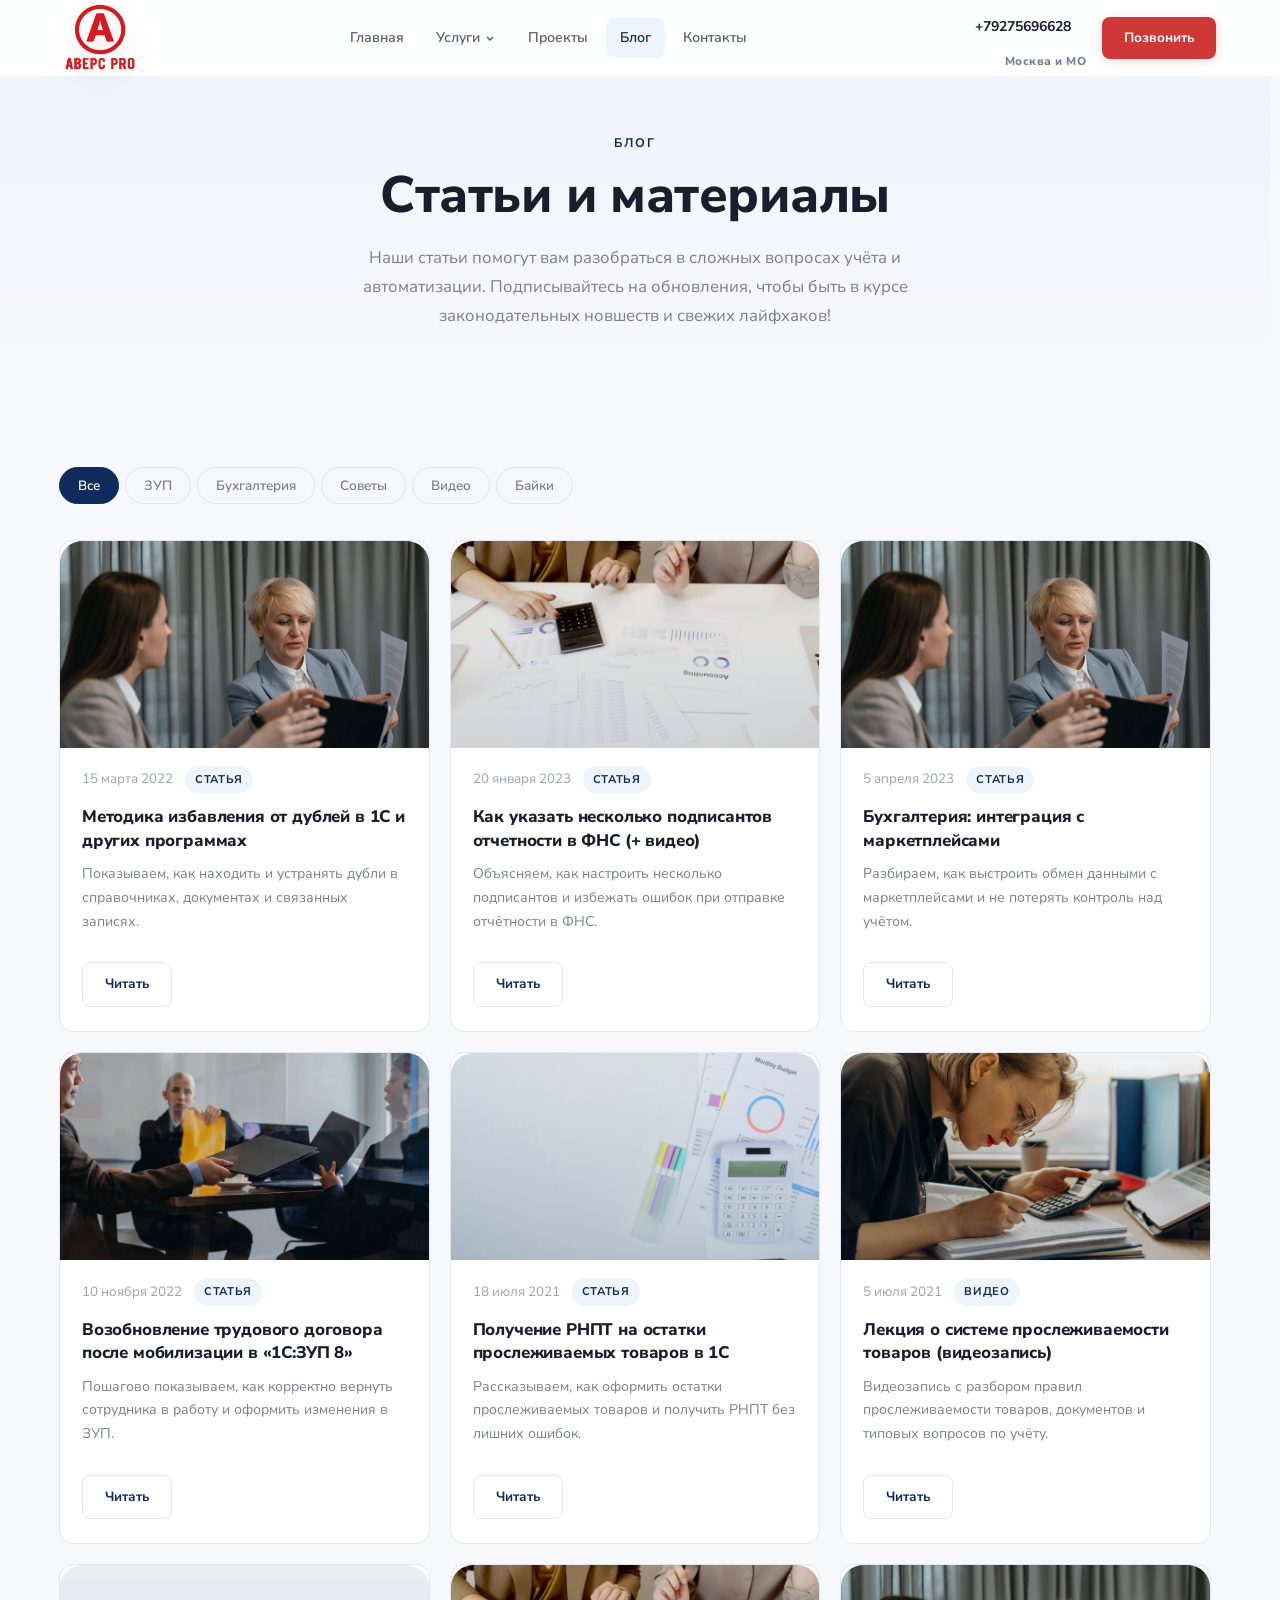
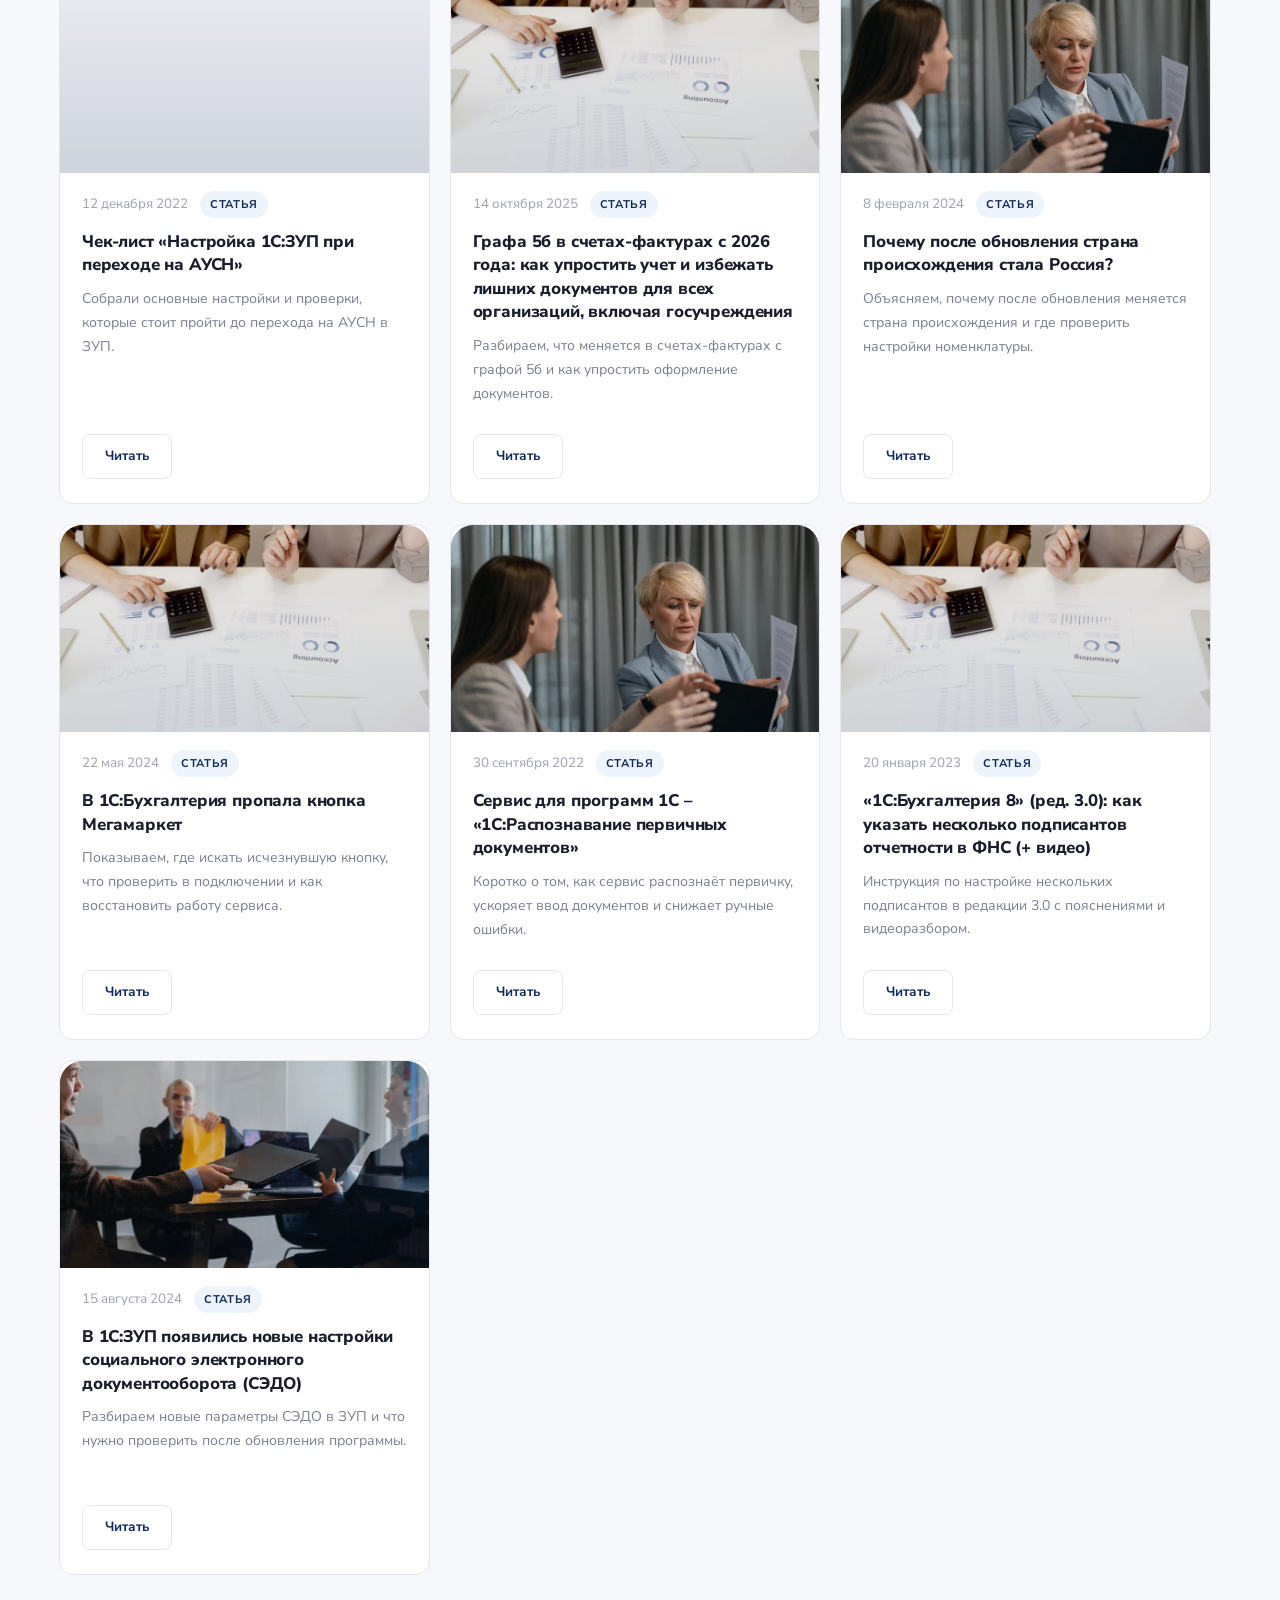
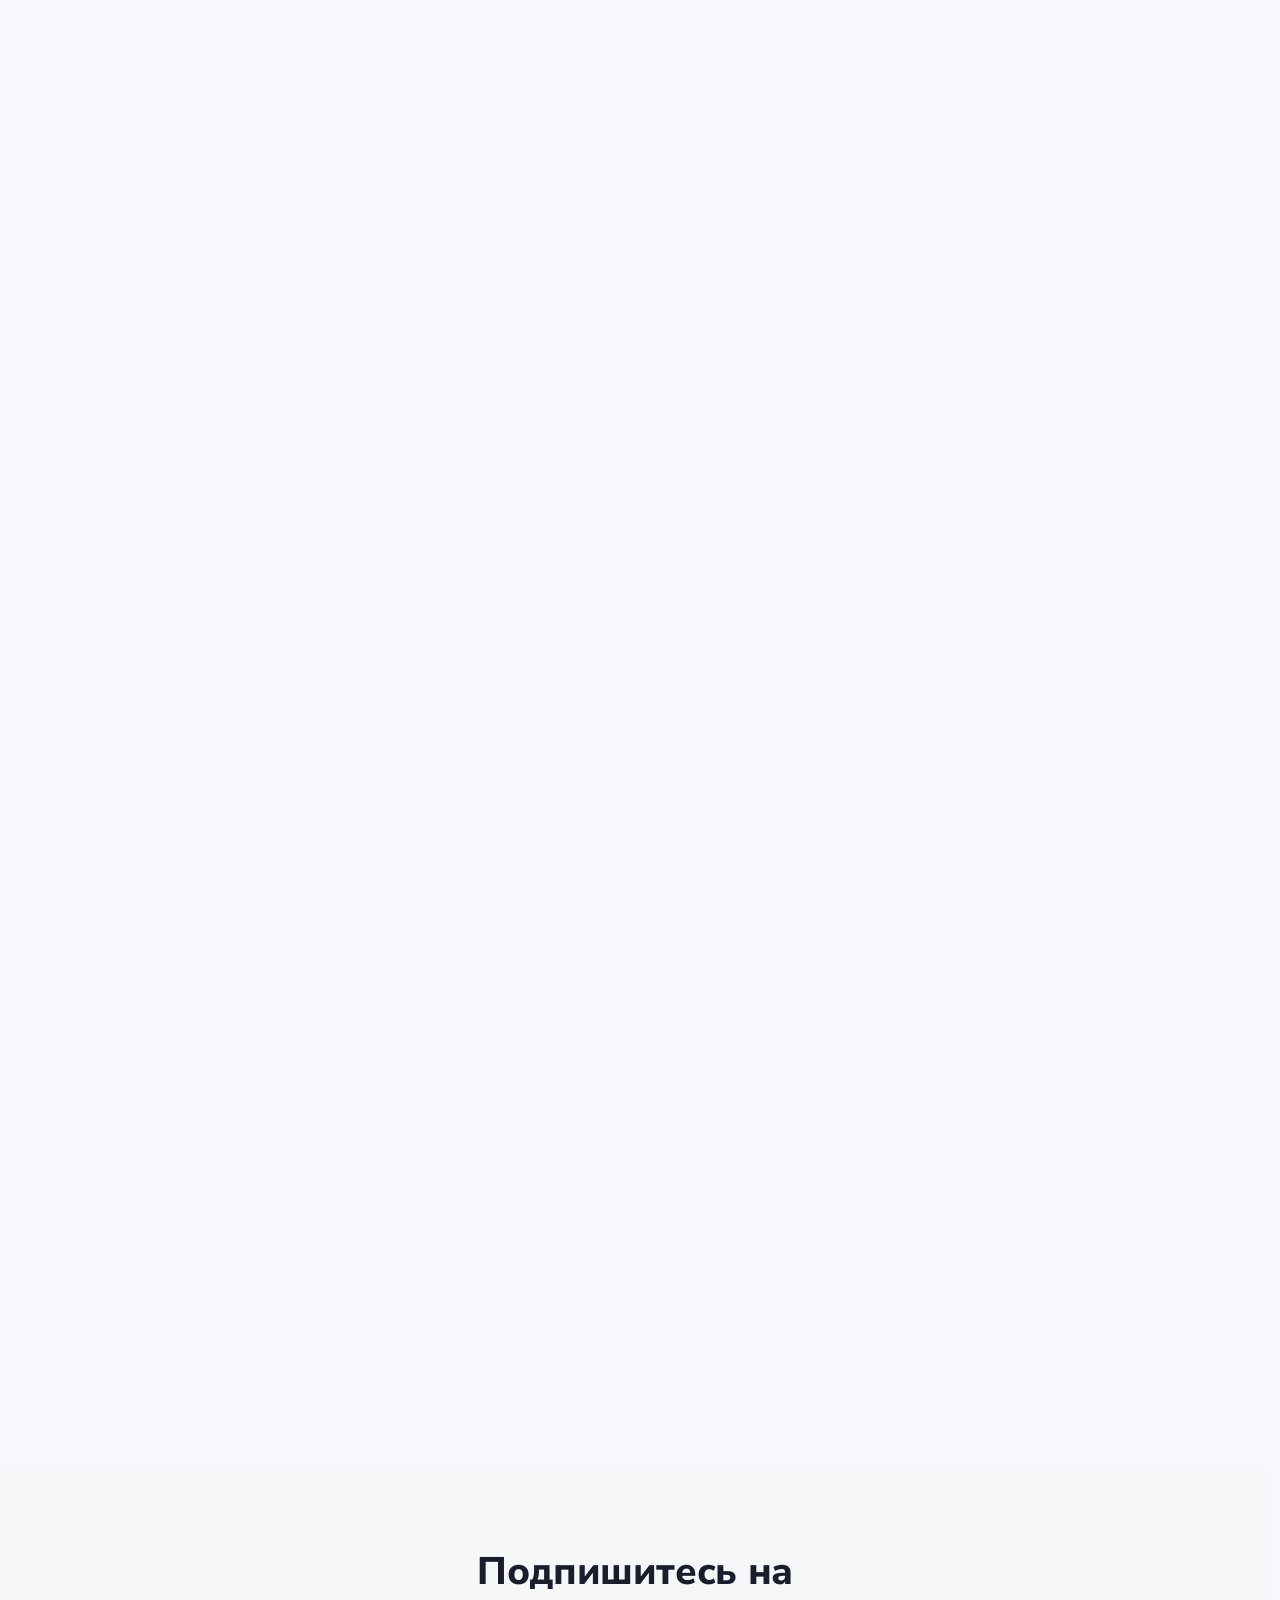
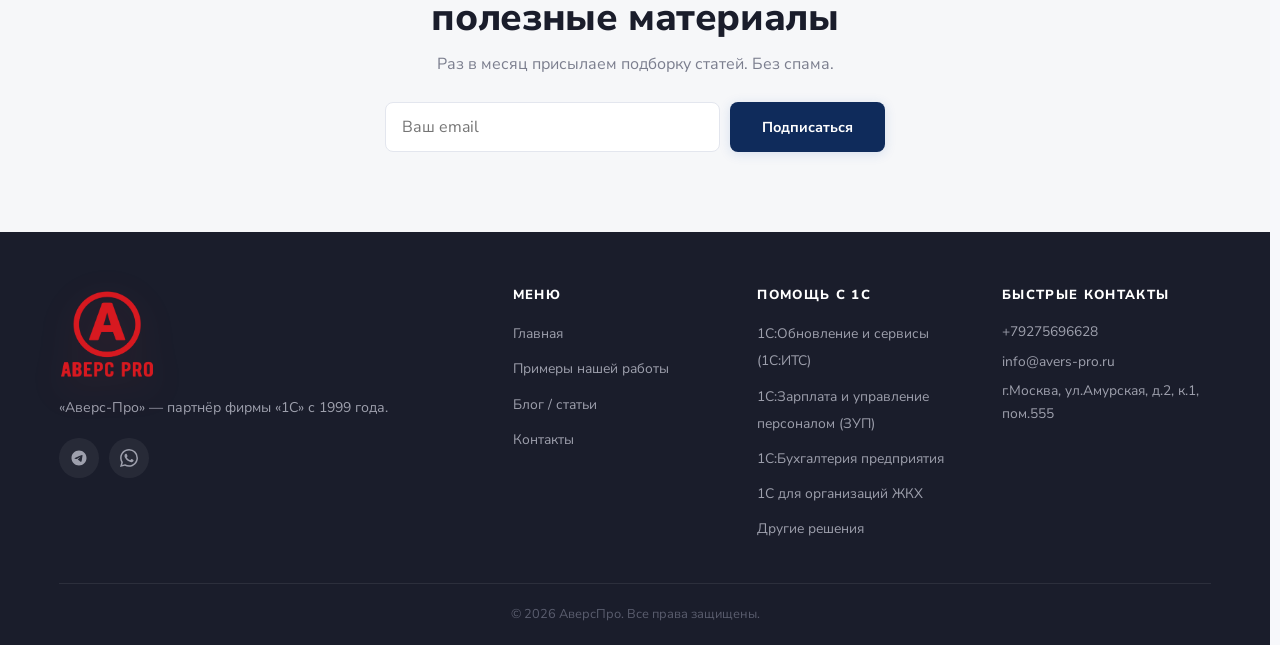
<file: blog.html>
<!DOCTYPE html>
<html lang="ru">
<head>
  <meta charset="UTF-8">
  <meta name="viewport" content="width=device-width, initial-scale=1.0">
  <title>Блог / статьи — Аверс-Про</title>
  <meta name="description" content="Наши статьи помогут вам разобраться в сложных вопросах учёта и автоматизации.">
  <link rel="shortcut icon" href="images/brand/logo.webp" type="image/x-icon">
  <link rel="preconnect" href="https://fonts.googleapis.com">
  <link rel="preconnect" href="https://fonts.gstatic.com" crossorigin>
  <link href="https://fonts.googleapis.com/css2?family=Nunito+Sans:ital,opsz,wght@0,6..12,300;0,6..12,400;0,6..12,500;0,6..12,600;0,6..12,700;0,6..12,800;1,6..12,400&display=swap" rel="stylesheet">
  <link rel="stylesheet" href="style.css">
</head>
<body>

  <header class="site-header" id="siteHeader">
    <div class="container header-inner">
      <a href="index.html" class="logo" aria-label="Аверс-Про">
        <span class="logo-mark">
          <img src="images/brand/logo.webp" alt="Логотип Аверс-Про" class="logo-image">
        </span>
      </a>
      <nav class="main-nav">
        <ul class="nav-list">
          <li class="nav-item"><a href="index.html" class="nav-link">Главная</a></li>
          <li class="nav-item has-dropdown">
            <a href="#" class="nav-link">Услуги
              <svg class="nav-dropdown-icon" viewBox="0 0 12 12"><path d="M3 5l3 3 3-3" fill="none" stroke="currentColor" stroke-width="1.5"/></svg>
            </a>
            <div class="nav-dropdown">
              <a href="services-its.html">1С:Обновление и сервисы (1С:ИТС)</a>
              <a href="services-zup.html">1С:Зарплата и управление персоналом (ЗУП)</a>
              <a href="services-buh.html">1С:Бухгалтерия предприятия</a>
              <a href="services-gkh-nko.html">1С для организаций ЖКХ</a>
              <a href="services-other.html">Другие решения</a>
            </div>
          </li>
          <li class="nav-item"><a href="projects.html" class="nav-link">Проекты</a></li>
          <li class="nav-item"><a href="blog.html" class="nav-link active">Блог</a></li>
          <li class="nav-item"><a href="contacts.html" class="nav-link">Контакты</a></li>
        </ul>
      </nav>
      <div class="header-right">
        <div class="header-meta">
          <a href="tel:+79275696628" class="header-phone">+79275696628</a>
          <span class="header-city">Москва и МО</span>
        </div>
        <a href="tel:+79275696628" class="btn btn-red btn-sm">Позвонить</a>
      </div>
      <button class="burger" id="burger" aria-label="Меню"><span></span><span></span><span></span></button>
    </div>
  </header>

  <div class="mobile-menu" id="mobileMenu">
    <div class="mobile-menu-inner">
      <ul class="mobile-nav-list">
        <li><a href="index.html" class="mobile-nav-link">Главная</a></li>
        <li>
          <button class="mobile-nav-link mobile-dropdown-toggle">Услуги
            <svg width="14" height="14" viewBox="0 0 12 12" style="margin-left:4px;vertical-align:middle"><path d="M3 5l3 3 3-3" fill="none" stroke="currentColor" stroke-width="1.5"/></svg>
          </button>
          <ul class="mobile-sub-list">
            <li><a href="services-its.html" class="mobile-sub-link">1С:ИТС</a></li>
            <li><a href="services-zup.html" class="mobile-sub-link">1С:ЗУП</a></li>
            <li><a href="services-buh.html" class="mobile-sub-link">1С:Бухгалтерия предприятия</a></li>
            <li><a href="services-gkh-nko.html" class="mobile-sub-link">1С для организаций ЖКХ</a></li>
            <li><a href="services-other.html" class="mobile-sub-link">Другие решения</a></li>
          </ul>
        </li>
        <li><a href="projects.html" class="mobile-nav-link">Проекты</a></li>
        <li><a href="blog.html" class="mobile-nav-link active">Блог</a></li>
        <li><a href="contacts.html" class="mobile-nav-link">Контакты</a></li>
      </ul>
      <a href="tel:+79275696628" class="mobile-phone">+79275696628</a>
      <span class="mobile-city">Москва и МО</span>
      <a href="tel:+79275696628" class="btn btn-red mobile-cta">Позвонить</a>
    </div>
  </div>

  <main>

    <section class="page-hero">
      <div class="container">
        <p class="page-hero-label">Блог</p>
        <h1 class="page-hero-title">Статьи и материалы</h1>
        <p class="page-hero-subtitle">Наши статьи помогут вам разобраться в сложных вопросах учёта и автоматизации. Подписывайтесь на обновления, чтобы быть в курсе законодательных новшеств и свежих лайфхаков!</p>
      </div>
    </section>

    <section class="section">
      <div class="container">
        <div class="blog-filters">
          <button class="blog-filter active" data-filter="all">Все</button>
          <button class="blog-filter" data-filter="zup">ЗУП</button>
          <button class="blog-filter" data-filter="buh">Бухгалтерия</button>
          <button class="blog-filter" data-filter="tips">Советы</button>
          <button class="blog-filter" data-filter="video">Видео</button>
          <button class="blog-filter" data-filter="bayky">Байки</button>
        </div>
        <div class="blog-grid">
        
          <article class="blog-card blog-card-classic" data-category="tips">
            <div class="blog-card-media"><img src="images/blog/photo-blog-consulting.webp" alt="Методика избавления от дублей в 1С и других программах" loading="lazy" decoding="async"></div>
            <div class="blog-card-meta"><span class="blog-card-date">15 марта 2022</span><span class="blog-card-tag">Статья</span></div>
            <h3>Методика избавления от дублей в 1С и других программах</h3>
            <p>Показываем, как находить и устранять дубли в справочниках, документах и связанных записях.</p>
            <a href="https://avers-pro.ru/blog/1s-predpriyatie/metodika-izbavleniya-ot-dublej-v-1s-i-pr-programmakh.html" class="btn btn-outline btn-sm blog-read-btn">Читать</a>
          </article>
          <article class="blog-card blog-card-classic" data-category="buh">
            <div class="blog-card-media"><img src="images/blog/photo-blog-vat.webp" alt="Как указать несколько подписантов отчетности в ФНС (+ видео)" loading="lazy" decoding="async"></div>
            <div class="blog-card-meta"><span class="blog-card-date">20 января 2023</span><span class="blog-card-tag">Статья</span></div>
            <h3>Как указать несколько подписантов отчетности в ФНС (+ видео)</h3>
            <p>Объясняем, как настроить несколько подписантов и избежать ошибок при отправке отчётности в ФНС.</p>
            <a href="https://avers-pro.ru/blog/markirovka/1s-bukhgalteriya-8-red-3-0-kak-ukazat-neskolko-podpisantov-otchetnosti-v-fns-video.html" class="btn btn-outline btn-sm blog-read-btn">Читать</a>
          </article>
          <article class="blog-card blog-card-classic" data-category="buh">
            <div class="blog-card-media"><img src="images/blog/photo-blog-consulting.webp" alt="Бухгалтерия: интеграция с маркетплейсами" loading="lazy" decoding="async"></div>
            <div class="blog-card-meta"><span class="blog-card-date">5 апреля 2023</span><span class="blog-card-tag">Статья</span></div>
            <h3>Бухгалтерия: интеграция с маркетплейсами</h3>
            <p>Разбираем, как выстроить обмен данными с маркетплейсами и не потерять контроль над учётом.</p>
            <a href="https://www.avers-pro.ru/blog/1s-predpriyatie/bukhgalteriya-integratsiya-s-marketplejsami.html" class="btn btn-outline btn-sm blog-read-btn">Читать</a>
          </article>
          <article class="blog-card blog-card-classic" data-category="zup">
            <div class="blog-card-media"><img src="images/blog/photo-blog-zup-changes.webp" alt="Возобновление трудового договора после мобилизации в «1С:ЗУП 8»" loading="lazy" decoding="async"></div>
            <div class="blog-card-meta"><span class="blog-card-date">10 ноября 2022</span><span class="blog-card-tag">Статья</span></div>
            <h3>Возобновление трудового договора после мобилизации в «1С:ЗУП 8»</h3>
            <p>Пошагово показываем, как корректно вернуть сотрудника в работу и оформить изменения в ЗУП.</p>
            <a href="https://avers-pro.ru/blog/1s-predpriyatie/vozobnovlenie-trudovogo-dogovora-posle-mobilizatsii-v-programme-1s-zup-8.html" class="btn btn-outline btn-sm blog-read-btn">Читать</a>
          </article>
          <article class="blog-card blog-card-classic" data-category="buh">
            <div class="blog-card-media"><img src="images/blog/photo-blog-close-month.webp" alt="Получение РНПТ на остатки прослеживаемых товаров в 1С" loading="lazy" decoding="async"></div>
            <div class="blog-card-meta"><span class="blog-card-date">18 июля 2021</span><span class="blog-card-tag">Статья</span></div>
            <h3>Получение РНПТ на остатки прослеживаемых товаров в 1С</h3>
            <p>Рассказываем, как оформить остатки прослеживаемых товаров и получить РНПТ без лишних ошибок.</p>
            <a href="https://www.avers-pro.ru/blog/proslezhivaemost/poluchenie-rnpt-na-ostatki-proslezhivaemykh-tovarov-v-1c-bukhgalterii-8.html" class="btn btn-outline btn-sm blog-read-btn">Читать</a>
          </article>
          <article class="blog-card blog-card-classic" data-category="video">
            <div class="blog-card-media"><img src="images/blog/photo-blog-close-month-2.webp" alt="Лекция о системе прослеживаемости товаров (видеозапись)" loading="lazy" decoding="async"></div>
            <div class="blog-card-meta"><span class="blog-card-date">5 июля 2021</span><span class="blog-card-tag">Видео</span></div>
            <h3>Лекция о системе прослеживаемости товаров (видеозапись)</h3>
            <p>Видеозапись с разбором правил прослеживаемости товаров, документов и типовых вопросов по учёту.</p>
            <a href="https://avers-pro.ru/blog/1s-predpriyatie/opublikovana-videozapis-lektsii-o-sisteme-proslezhivaemosti-tovarov-s-01-07-2021-zakonodatelstvo-i-otrazhenie-v-1s-bukhgalterii-8.html" class="btn btn-outline btn-sm blog-read-btn">Читать</a>
          </article>
          <article class="blog-card blog-card-classic" data-category="zup">
            <div class="blog-card-media"><img src="images/blog/photo-blog-zup-ndfl.webp" alt="Чек-лист «Настройка 1С:ЗУП при переходе на АУСН»" loading="lazy" decoding="async"></div>
            <div class="blog-card-meta"><span class="blog-card-date">12 декабря 2022</span><span class="blog-card-tag">Статья</span></div>
            <h3>Чек-лист «Настройка 1С:ЗУП при переходе на АУСН»</h3>
            <p>Собрали основные настройки и проверки, которые стоит пройти до перехода на АУСН в ЗУП.</p>
            <a href="https://www.avers-pro.ru/blog/1s-predpriyatie/chek-list-nastrojka-1s-zup-pri-perekhode-na-ausn.html" class="btn btn-outline btn-sm blog-read-btn">Читать</a>
          </article>
          <article class="blog-card blog-card-classic" data-category="buh">
            <div class="blog-card-media"><img src="images/blog/photo-blog-vat.webp" alt="Графа 5б в счетах-фактурах с 2026 года: как упростить учет и избежать лишних документов для всех организаций, включая госучреждения" loading="lazy" decoding="async"></div>
            <div class="blog-card-meta"><span class="blog-card-date">14 октября 2025</span><span class="blog-card-tag">Статья</span></div>
            <h3>Графа 5б в счетах-фактурах с 2026 года: как упростить учет и избежать лишних документов для всех организаций, включая госучреждения</h3>
            <p>Разбираем, что меняется в счетах-фактурах с графой 5б и как упростить оформление документов.</p>
            <a href="https://avers-pro.ru/blog/1s-predpriyatie/grafa-5b-v-schetakh-fakturakh-s-2026-goda-kak-uprostit-uchet-i-izbezhat-lishnikh-dokumentov-dlya-vsekh-organizatsij-vklyuchaya-gosuchrezhdeniya.html" class="btn btn-outline btn-sm blog-read-btn">Читать</a>
          </article>
          <article class="blog-card blog-card-classic" data-category="tips">
            <div class="blog-card-media"><img src="images/blog/photo-blog-consulting.webp" alt="Почему после обновления страна происхождения стала Россия?" loading="lazy" decoding="async"></div>
            <div class="blog-card-meta"><span class="blog-card-date">8 февраля 2024</span><span class="blog-card-tag">Статья</span></div>
            <h3>Почему после обновления страна происхождения стала Россия?</h3>
            <p>Объясняем, почему после обновления меняется страна происхождения и где проверить настройки номенклатуры.</p>
            <a href="https://avers-pro.ru/blog/1s-predpriyatie/pochemu-posle-obnovleniya-strana-proiskhozhdeniya-stala-rossiya.html" class="btn btn-outline btn-sm blog-read-btn">Читать</a>
          </article>
          <article class="blog-card blog-card-classic" data-category="buh">
            <div class="blog-card-media"><img src="images/blog/photo-blog-vat.webp" alt="В 1С:Бухгалтерия пропала кнопка Мегамаркет" loading="lazy" decoding="async"></div>
            <div class="blog-card-meta"><span class="blog-card-date">22 мая 2024</span><span class="blog-card-tag">Статья</span></div>
            <h3>В 1С:Бухгалтерия пропала кнопка Мегамаркет</h3>
            <p>Показываем, где искать исчезнувшую кнопку, что проверить в подключении и как восстановить работу сервиса.</p>
            <a href="https://www.avers-pro.ru/blog/1s-predpriyatie/v-1s-bukhgalteriya-propala-knopka-megamarket.html" class="btn btn-outline btn-sm blog-read-btn">Читать</a>
          </article>
          <article class="blog-card blog-card-classic" data-category="tips">
            <div class="blog-card-media"><img src="images/blog/photo-blog-consulting.webp" alt="Cервис для программ 1С – «1С:Распознавание первичных документов»" loading="lazy" decoding="async"></div>
            <div class="blog-card-meta"><span class="blog-card-date">30 сентября 2022</span><span class="blog-card-tag">Статья</span></div>
            <h3>Cервис для программ 1С – «1С:Распознавание первичных документов»</h3>
            <p>Коротко о том, как сервис распознаёт первичку, ускоряет ввод документов и снижает ручные ошибки.</p>
            <a href="https://avers-pro.ru/blog/1s-predpriyatie/cervis-dlya-programm-1s-1s-raspoznavanie-pervichnykh-dokumentov.html" class="btn btn-outline btn-sm blog-read-btn">Читать</a>
          </article>
          <article class="blog-card blog-card-classic" data-category="buh">
            <div class="blog-card-media"><img src="images/blog/photo-blog-vat.webp" alt="«1С:Бухгалтерия 8» (ред. 3.0): как указать несколько подписантов отчетности в ФНС (+ видео)" loading="lazy" decoding="async"></div>
            <div class="blog-card-meta"><span class="blog-card-date">20 января 2023</span><span class="blog-card-tag">Статья</span></div>
            <h3>«1С:Бухгалтерия 8» (ред. 3.0): как указать несколько подписантов отчетности в ФНС (+ видео)</h3>
            <p>Инструкция по настройке нескольких подписантов в редакции 3.0 с пояснениями и видеоразбором.</p>
            <a href="https://www.avers-pro.ru/blog/markirovka/1s-bukhgalteriya-8-red-3-0-kak-ukazat-neskolko-podpisantov-otchetnosti-v-fns-video.html" class="btn btn-outline btn-sm blog-read-btn">Читать</a>
          </article>
          <article class="blog-card blog-card-classic" data-category="zup">
            <div class="blog-card-media"><img src="images/blog/photo-blog-zup-changes.webp" alt="В 1С:ЗУП появились новые настройки социального электронного документооборота (СЭДО)" loading="lazy" decoding="async"></div>
            <div class="blog-card-meta"><span class="blog-card-date">15 августа 2024</span><span class="blog-card-tag">Статья</span></div>
            <h3>В 1С:ЗУП появились новые настройки социального электронного документооборота (СЭДО)</h3>
            <p>Разбираем новые параметры СЭДО в ЗУП и что нужно проверить после обновления программы.</p>
            <a href="https://www.avers-pro.ru/blog/1s-predpriyatie/v-1s-zup-poyavilis-novye-nastrojki-sotsialnogo-elektronnogo-dokumentooborota-sedo.html" class="btn btn-outline btn-sm blog-read-btn">Читать</a>
          </article>
          <article class="blog-card blog-card-classic" data-category="video">
            <div class="blog-card-media"><img src="images/blog/photo-blog-consulting.webp" alt="Вебинар «Профилактика рисков через сервисы 1С»" loading="lazy" decoding="async"></div>
            <div class="blog-card-meta"><span class="blog-card-date">3 апреля 2024</span><span class="blog-card-tag">Видео</span></div>
            <h3>Вебинар «Профилактика рисков через сервисы 1С»</h3>
            <p>Вебинар о сервисах 1С, которые помогают заранее замечать риски и снижать количество ошибок в учёте.</p>
            <a href="https://avers-pro.ru/blog/1s-predpriyatie/vebinar-profilaktika-riskov-cherez-servisy-1s.html" class="btn btn-outline btn-sm blog-read-btn">Читать</a>
          </article>
          <article class="blog-card blog-card-classic" data-category="buh">
            <div class="blog-card-media"><img src="images/blog/photo-blog-close-month.webp" alt="«1С:Бухгалтерия 8» : как оформить инвентаризацию кассы" loading="lazy" decoding="async"></div>
            <div class="blog-card-meta"><span class="blog-card-date">27 ноября 2023</span><span class="blog-card-tag">Статья</span></div>
            <h3>«1С:Бухгалтерия 8» : как оформить инвентаризацию кассы</h3>
            <p>Показываем, как корректно провести инвентаризацию кассы и оформить документы без расхождений.</p>
            <a href="https://avers-pro.ru/blog/1s-predpriyatie/1s-bukhgalteriya-8-kak-oformit-inventarizatsiyu-kassy.html" class="btn btn-outline btn-sm blog-read-btn">Читать</a>
          </article>
          <article class="blog-card blog-card-classic" data-category="buh">
            <div class="blog-card-media"><img src="images/blog/photo-blog-vat.webp" alt="«1С:Бухгалтерия 8» (ред. 3.0): каким отчетом можно контролировать РНПТ (+ видео)" loading="lazy" decoding="async"></div>
            <div class="blog-card-meta"><span class="blog-card-date">15 сентября 2021</span><span class="blog-card-tag">Статья</span></div>
            <h3>«1С:Бухгалтерия 8» (ред. 3.0): каким отчетом можно контролировать РНПТ (+ видео)</h3>
            <p>Рассказываем, каким отчётом удобно контролировать РНПТ и быстрее проверять прослеживаемые товары.</p>
            <a href="https://avers-pro.ru/blog/proslezhivaemost/1s-bukhgalteriya-8-red-3-0-kakim-otchetom-mozhno-kontrolirovat-rnpt-video.html" class="btn btn-outline btn-sm blog-read-btn">Читать</a>
          </article>
          <article class="blog-card blog-card-classic" data-category="tips">
            <div class="blog-card-media"><img src="images/blog/photo-blog-consulting.webp" alt="Подключение 1С:Мобильная касса к локальным версиям 1С:Бухгалтерия, 1С:Розница, 1С:УНФ и 1С:УТ" loading="lazy" decoding="async"></div>
            <div class="blog-card-meta"><span class="blog-card-date">6 июня 2023</span><span class="blog-card-tag">Статья</span></div>
            <h3>Подключение 1С:Мобильная касса к локальным версиям 1С:Бухгалтерия, 1С:Розница, 1С:УНФ и 1С:УТ</h3>
            <p>Инструкция по подключению мобильной кассы к локальным базам 1С и проверке базовых настроек обмена.</p>
            <a href="https://avers-pro.ru/blog/1s-predpriyatie/podklyuchenie-1s-mobilnaya-kassa-k-lokalnym-versiyam-1s-bukhgalteriya-1s-roznitsa-1s-unf-i-1s-ut.html" class="btn btn-outline btn-sm blog-read-btn">Читать</a>
          </article>
          <article class="blog-card blog-card-classic" data-category="tips">
            <div class="blog-card-media"><img src="images/blog/photo-blog-consulting.webp" alt="Кейс оптимизации базы" loading="lazy" decoding="async"></div>
            <div class="blog-card-meta"><span class="blog-card-date">11 февраля 2025</span><span class="blog-card-tag">Статья</span></div>
            <h3>Кейс оптимизации базы</h3>
            <p>Короткий кейс о том, как оптимизация базы помогает ускорить работу пользователей и сократить ошибки.</p>
            <a href="https://avers-pro.ru/blog/kejsy/kejs-optimizatsii-bazy.html" class="btn btn-outline btn-sm blog-read-btn">Читать</a>
          </article>

          <!-- БАЙКИ -->

          <article class="blog-card blog-card-classic blog-card-bayky" data-category="bayky">
            <div class="blog-card-media"><img src="images/blog/photo-blog-zup-ndfl.webp" alt="Необычный тест при трудоустройстве бухгалтера" loading="lazy" decoding="async"></div>
            <div class="blog-card-meta"><span class="blog-card-date">22 ноября 2021</span><span class="blog-card-tag">Байка</span></div>
            <h3>Необычный тест при трудоустройстве</h3>
            <div class="bayky-text">
              <p>Моя подруга ищет работу в связи с ликвидацией организации, где она работала. Вот такой тест ей реально предложили при трудоустройстве:</p>
            </div>
            <div class="bayky-inline-img">
              <img src="images/blog/байка1.png" alt="Тест при трудоустройстве: «Хрумдик пугается как змей, так и пауков»" loading="lazy">
            </div>
            <a href="#" class="btn btn-outline btn-sm blog-read-btn">Читать</a>
          </article>

          <article class="blog-card blog-card-classic blog-card-bayky" data-category="bayky">
            <div class="blog-card-media"><img src="images/blog/photo-blog-merge.webp" alt="Когда в компании меняется главный бухгалтер" loading="lazy" decoding="async"></div>
            <div class="blog-card-meta"><span class="blog-card-date">13 сентября 2022</span><span class="blog-card-tag">Байка</span></div>
            <h3>Когда в компании меняется главный бухгалтер</h3>
            <div class="bayky-text">
              <p>Может я художник и не очень))), а вот ситуацию обрисовать могу в красках точно: к нам часто обращаются клиенты, когда в компании меняется главный бухгалтер. И вот что бывает на практике:</p>
              <p>👩‍💼 Новый бухгалтер с нашей помощью начинает разбираться в учёте — и выясняется, что ситуация совсем не радужная:</p>
              <p>▪️ Первичные документы не проведены или вообще отсутствуют.</p>
              <p>▪️ В отчётах цифры взяты «из воздуха» — в 1С одно, в отчетности другое.</p>
              <p>▪️ Бухгалтер фактически выполнял работу кадровика: принимал сотрудников на работу «по бумагам», но фактически кадровый учёт не вёлся (нет распечатанных и подписанных документов).</p>
              <p>❗️ У одного клиента мы обнаружили «рекорды»: четыре разных варианта одного и того же отчёта, абсолютно все 4 разные: тот, что в 1С, тот, что отдали в банк, тот, что сдали налоговую и тот, что сдали Минсельхоз! Сейчас правда так сделать еще умудриться надо, т.к. теперь госорганы и банки требуют отчетные формы с отметкой о сдаче в налоговую. Ошибка в такой ситуации может стоить дорого: репутация перед банком, штрафы, проблемы с учредителями, пересдачи отчетов, доначисление налогов и взносов.</p>
              <p>💡 Вывод: ошибки и хаос в учёте обнаруживаются не сразу, а потом требуют больших затрат на исправление. Поэтому важно регулярно проверять состояние базы и корректность ведения учёта в 1С.</p>
              <p>☝️ Новый бухгалтер на предприятии иногда как ассенизатор (((, за другими убирать приходится.</p>
            </div>
            <a href="#" class="btn btn-outline btn-sm blog-read-btn">Читать</a>
          </article>

          <article class="blog-card blog-card-classic blog-card-bayky" data-category="bayky">
            <div class="blog-card-media"><img src="images/blog/photo-blog-migration-checklist.webp" alt="Это не баг, это фича — 1С" loading="lazy" decoding="async"></div>
            <div class="blog-card-meta"><span class="blog-card-date">20 сентября 2024</span><span class="blog-card-tag">Байка</span></div>
            <h3>Это не баг, это фича!</h3>
            <div class="bayky-text">
              <p>Клиентка: «У меня в другой базе есть кнопка "Без закрывающих документов", хочу и здесь так же!»</p>
              <p>📌 В базе с УСН (доходы) действительно можно провести поступление без закрывающих документов.</p>
              <p>📌 Но, если у вас УСН (доходы – расходы) или УСН + патент, Налоговый кодекс требует указывать номенклатуру.</p>
              <p>Почему? Потому что нужно «видеть в лицо» все реализуемые товары для корректного учёта.</p>
              <p>✨ Поэтому в такой базе в типовом исполнении волшебная кнопка «Без закрывающих документов» недоступна.</p>
              <p>И если её очень хочется — значит, пора пересмотреть налоговый режим или заплатить программистам 😉</p>
            </div>
            <a href="#" class="btn btn-outline btn-sm blog-read-btn">Читать</a>
          </article>

          <article class="blog-card blog-card-classic blog-card-bayky" data-category="bayky">
            <div class="blog-card-media"><img src="images/blog/photo-blog-close-month-2.webp" alt="Точечный удар по причине, а не по симптомам — 1С" loading="lazy" decoding="async"></div>
            <div class="blog-card-meta"><span class="blog-card-date">27 сентября 2025</span><span class="blog-card-tag">Байка</span></div>
            <h3>Точечный удар по причине, а не по симптомам</h3>
            <div class="bayky-text">
              <p>Клиент: «почему 1С не дает продать товар, который вернули на склад через Корректировку реализации?»</p>
              <p>Наш анализ показал:</p>
              <p>Главная ошибка была не там, где искали! Документ «Поступление товаров и услуг» изначально был проведен под этот несчастный заказ.</p>
              <p>Система думала так: товар на склад вернулся, но он до сих пор «забронирован» под старый, закрытый заказ. Поэтому продать его под новый заказ — нельзя.</p>
              <p>Наше решение оказалось изящным и простым:</p>
              <p>Мы сняли признак обособления («под заказ») именно в документе «Поступление товаров и услуг». Всего одно действие!</p>
              <p>Результат:</p>
              <p>✅ Логика работы клиента сохранена.</p>
              <p>✅ Товар получил свободный статус и был успешно продан.</p>
              <p>✅ Система работает чисто, без костылей.</p>
              <p>Вывод: 1С — это логика. Любая ошибка — лишь следствие. Найдите причину — и вы решите проблему навсегда.</p>
            </div>
            <a href="#" class="btn btn-outline btn-sm blog-read-btn">Читать</a>
          </article>

          <article class="blog-card blog-card-classic blog-card-bayky" data-category="bayky">
            <div class="blog-card-media"><img src="images/blog/photo-blog-preview-migration.webp" alt="Когда всё работает как швейцарские часы — идеальный учёт" loading="lazy" decoding="async"></div>
            <div class="blog-card-meta"><span class="blog-card-date">15 ноября 2025</span><span class="blog-card-tag">Байка</span></div>
            <h3>Когда всё работает как швейцарские часы 🕰</h3>
            <div class="bayky-text">
              <p>Есть клиенты, за которых по-настоящему гордишься.</p>
              <p>Мы годами помогали одной организации вести учёт, и их базы по БП и ЗУП до сих пор считаю образцовыми.</p>
              <p>Дата запрета закрывается по регламенту, каждый знает свою зону ответственности — всё работает чётко и спокойно.</p>
              <p>И вот приходит проверка из фондов.</p>
              <p>Проверяющая просматривает документы и говорит гробовым голосом:</p>
              <p>— Плохо… плохо… плохо…</p>
              <p>Мы с расчётчиком в недоумении:</p>
              <p>— Что не так?!</p>
              <p>А она, немного помолчав, добавляет:</p>
              <p>— Ах, как плохо, что у вас всё так хорошо! 😊</p>
            </div>
            <a href="#" class="btn btn-outline btn-sm blog-read-btn">Читать</a>
          </article>

        </div>
      </div>
    </section>

    <section class="section section-alt">
      <div class="container">
        <div class="subscribe-block">
          <h2>Подпишитесь на полезные материалы</h2>
          <p>Раз в месяц присылаем подборку статей. Без спама.</p>
          <form class="subscribe-form" data-form>
            <input type="email" class="subscribe-input" name="email" placeholder="Ваш email" required>
            <button type="submit" class="btn btn-blue">Подписаться</button>
          </form>
        </div>
      </div>
    </section>

  </main>

  <footer class="site-footer">
    <div class="container">
      <div class="footer-grid">
        <div>
          <div class="footer-logo">
            <span class="logo-mark">
              <img src="images/brand/logo.webp" alt="Логотип Аверс-Про" class="logo-image">
            </span>
          </div>
          <p class="footer-desc">«Аверс-Про» — партнёр фирмы «1С» с 1999 года.</p>
          <div class="footer-socials">
            <a href="#" class="footer-social" aria-label="Telegram">
              <svg width="18" height="18" viewBox="0 0 24 24" fill="currentColor"><path d="M12 2C6.48 2 2 6.48 2 12s4.48 10 10 10 10-4.48 10-10S17.52 2 12 2zm4.64 6.8c-.15 1.58-.8 5.42-1.13 7.19-.14.75-.42 1-.68 1.03-.58.05-1.02-.38-1.58-.75-.88-.58-1.38-.94-2.23-1.5-.99-.65-.35-1.01.22-1.59.15-.15 2.71-2.48 2.76-2.69a.2.2 0 00-.05-.18c-.06-.05-.14-.03-.21-.02-.09.02-1.49.95-4.22 2.79-.4.27-.76.41-1.08.4-.36-.01-1.04-.2-1.55-.37-.63-.2-1.12-.31-1.08-.66.02-.18.27-.36.74-.55 2.92-1.27 4.86-2.11 5.83-2.51 2.78-1.16 3.35-1.36 3.73-1.36.08 0 .27.02.39.12.1.08.13.19.14.27-.01.06.01.24 0 .38z"/></svg>
            </a>
            <a href="#" class="footer-social" aria-label="WhatsApp">
              <svg width="18" height="18" viewBox="0 0 24 24" fill="currentColor"><path d="M17.472 14.382c-.297-.149-1.758-.867-2.03-.967-.273-.099-.471-.148-.67.15-.197.297-.767.966-.94 1.164-.173.199-.347.223-.644.075-.297-.15-1.255-.463-2.39-1.475-.883-.788-1.48-1.761-1.653-2.059-.173-.297-.018-.458.13-.606.134-.133.298-.347.446-.52.149-.174.198-.298.298-.497.099-.198.05-.371-.025-.52-.075-.149-.669-1.612-.916-2.207-.242-.579-.487-.5-.669-.51-.173-.008-.371-.01-.57-.01-.198 0-.52.074-.792.372-.272.297-1.04 1.016-1.04 2.479 0 1.462 1.065 2.875 1.213 3.074.149.198 2.096 3.2 5.077 4.487.709.306 1.262.489 1.694.625.712.227 1.36.195 1.871.118.571-.085 1.758-.719 2.006-1.413.248-.694.248-1.289.173-1.413-.074-.124-.272-.198-.57-.347m-5.421 7.403h-.004a9.87 9.87 0 01-5.031-1.378l-.361-.214-3.741.982.998-3.648-.235-.374a9.86 9.86 0 01-1.51-5.26c.001-5.45 4.436-9.884 9.888-9.884 2.64 0 5.122 1.03 6.988 2.898a9.825 9.825 0 012.893 6.994c-.003 5.45-4.437 9.884-9.885 9.884m8.413-18.297A11.815 11.815 0 0012.05 0C5.495 0 .16 5.335.157 11.892c0 2.096.547 4.142 1.588 5.945L.057 24l6.305-1.654a11.882 11.882 0 005.683 1.448h.005c6.554 0 11.89-5.335 11.893-11.893a11.821 11.821 0 00-3.48-8.413z"/></svg>
            </a>
          </div>
        </div>
        <div class="footer-nav">
          <h4 class="footer-heading">Меню</h4>
          <ul>
            <li><a href="index.html">Главная</a></li>
            <li><a href="projects.html">Примеры нашей работы</a></li>
            <li><a href="blog.html">Блог / статьи</a></li>
            <li><a href="contacts.html">Контакты</a></li>
          </ul>
        </div>
        <div class="footer-services">
          <h4 class="footer-heading">Помощь с 1С</h4>
          <ul>
            <li><a href="services-its.html">1С:Обновление и сервисы (1С:ИТС)</a></li>
            <li><a href="services-zup.html">1С:Зарплата и управление персоналом (ЗУП)</a></li>
            <li><a href="services-buh.html">1С:Бухгалтерия предприятия</a></li>
            <li><a href="services-gkh-nko.html">1С для организаций ЖКХ</a></li>
            <li><a href="services-other.html">Другие решения</a></li>
          </ul>
        </div>
        <div class="footer-contacts">
          <h4 class="footer-heading">Быстрые контакты</h4>
          <p><a href="tel:+79275696628">+79275696628</a></p>
          <p><a href="mailto:info@avers-pro.ru">info@avers-pro.ru</a></p>
          <p>г.Москва, ул.Амурская, д.2, к.1, пом.555</p>
        </div>
      </div>
      <div class="footer-bottom">
        <p>&copy; 2026 АверсПро. Все права защищены.</p>
      </div>
    </div>
  </footer>

  <script src="script.js"></script>
</body>
</html>
</file>
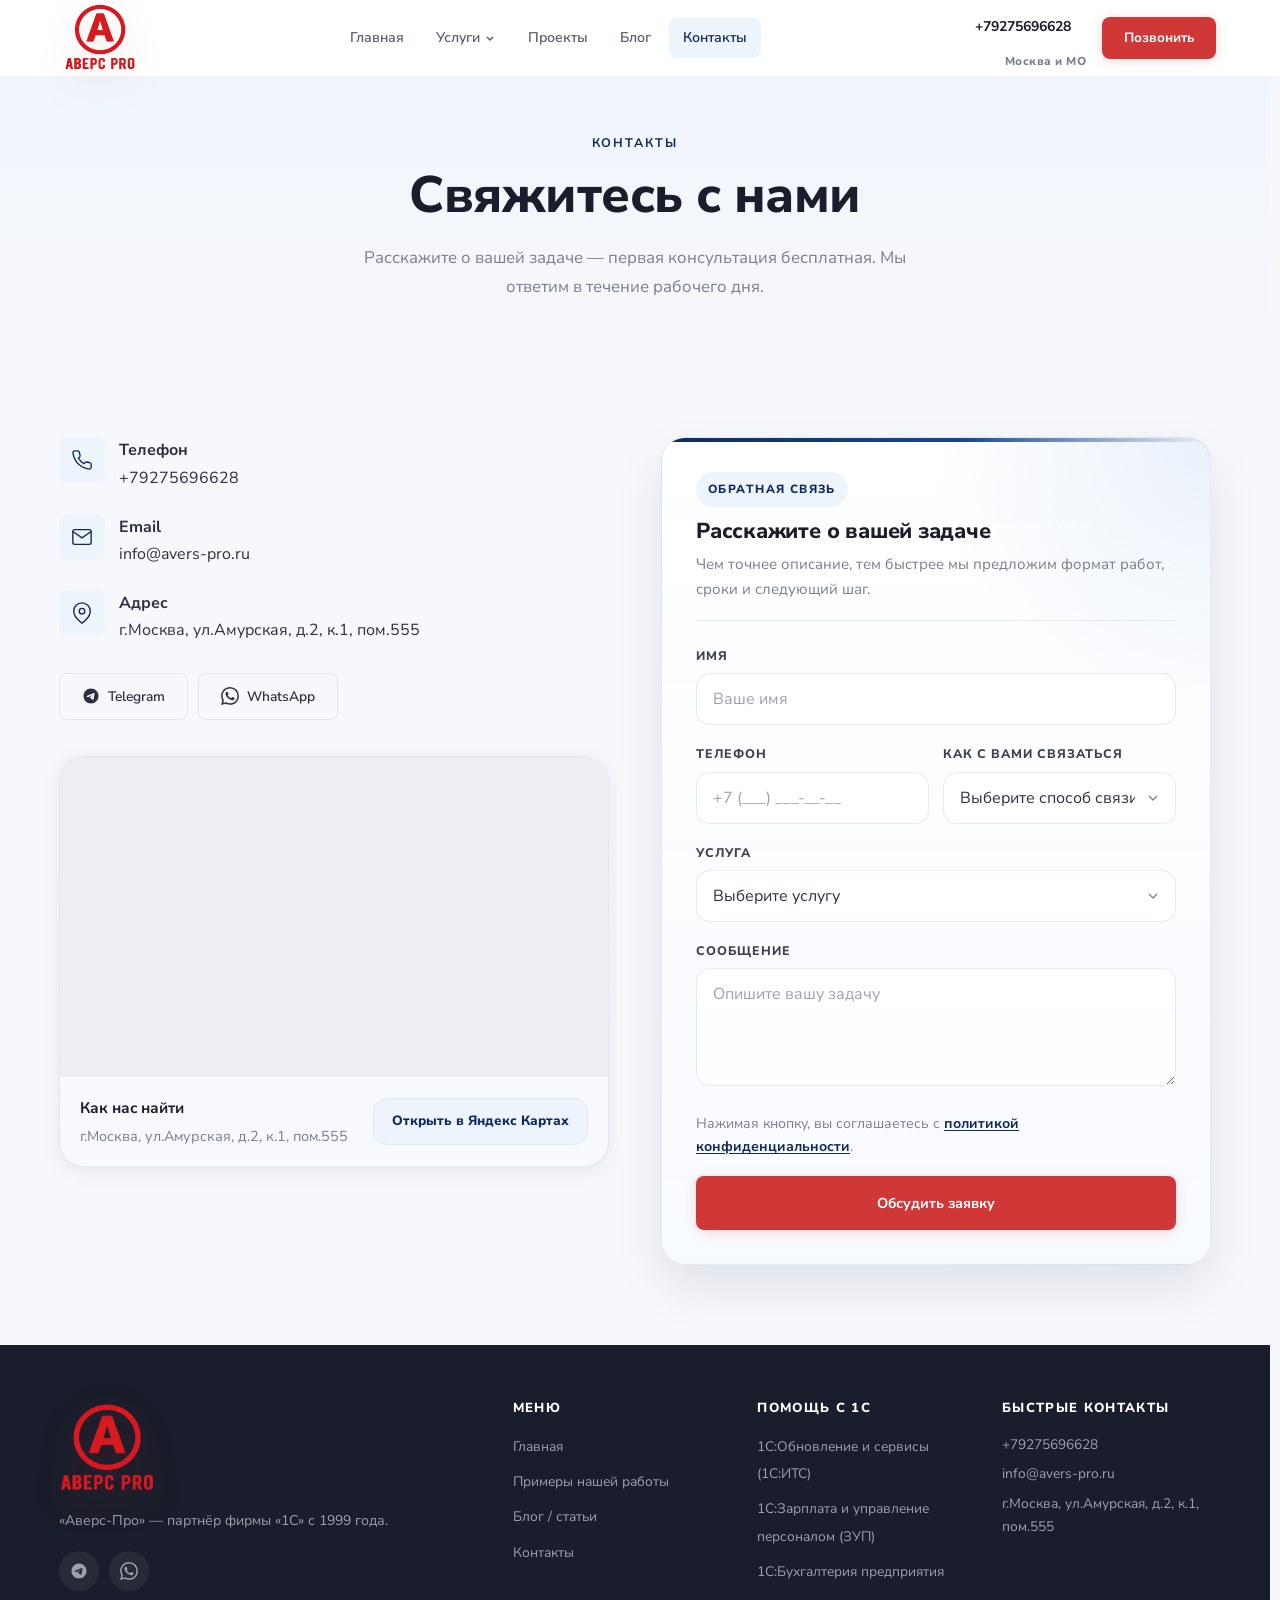
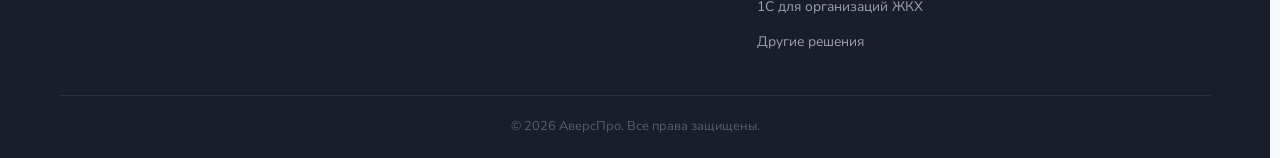
<file: contacts.html>
<!DOCTYPE html>
<html lang="ru">
<head>
  <meta charset="UTF-8">
  <meta name="viewport" content="width=device-width, initial-scale=1.0">
  <title>Контакты — Аверс-Про</title>
  <meta name="description" content="Контакты Аверс-Про: +79275696628, г.Москва, ул.Амурская, д.2, к.1, пом.555, info@avers-pro.ru.">
  <link rel="shortcut icon" href="images/brand/logo.webp" type="image/x-icon">
  <link rel="preconnect" href="https://fonts.googleapis.com">
  <link rel="preconnect" href="https://fonts.gstatic.com" crossorigin>
  <link href="https://fonts.googleapis.com/css2?family=Nunito+Sans:ital,opsz,wght@0,6..12,300;0,6..12,400;0,6..12,500;0,6..12,600;0,6..12,700;0,6..12,800;1,6..12,400&display=swap" rel="stylesheet">
  <link rel="stylesheet" href="style.css">
</head>
<body>

  <header class="site-header" id="siteHeader">
    <div class="container header-inner">
      <a href="index.html" class="logo" aria-label="Аверс-Про">
        <span class="logo-mark">
          <img src="images/brand/logo.webp" alt="Логотип Аверс-Про" class="logo-image">
        </span>
      </a>
      <nav class="main-nav">
        <ul class="nav-list">
          <li class="nav-item"><a href="index.html" class="nav-link">Главная</a></li>
          <li class="nav-item has-dropdown">
            <a href="#" class="nav-link">Услуги
              <svg class="nav-dropdown-icon" viewBox="0 0 12 12"><path d="M3 5l3 3 3-3" fill="none" stroke="currentColor" stroke-width="1.5"/></svg>
            </a>
            <div class="nav-dropdown">
              <a href="services-its.html">1С:Обновление и сервисы (1С:ИТС)</a>
              <a href="services-zup.html">1С:Зарплата и управление персоналом (ЗУП)</a>
              <a href="services-buh.html">1С:Бухгалтерия предприятия</a>
              <a href="services-gkh-nko.html">1С для организаций ЖКХ</a>
              <a href="services-other.html">Другие решения</a>
            </div>
          </li>
          <li class="nav-item"><a href="projects.html" class="nav-link">Проекты</a></li>
          <li class="nav-item"><a href="blog.html" class="nav-link">Блог</a></li>
          <li class="nav-item"><a href="contacts.html" class="nav-link active">Контакты</a></li>
        </ul>
      </nav>
      <div class="header-right">
        <div class="header-meta">
          <a href="tel:+79275696628" class="header-phone">+79275696628</a>
          <span class="header-city">Москва и МО</span>
        </div>
        <a href="tel:+79275696628" class="btn btn-red btn-sm">Позвонить</a>
      </div>
      <button class="burger" id="burger" aria-label="Меню"><span></span><span></span><span></span></button>
    </div>
  </header>

  <div class="mobile-menu" id="mobileMenu">
    <div class="mobile-menu-inner">
      <ul class="mobile-nav-list">
        <li><a href="index.html" class="mobile-nav-link">Главная</a></li>
        <li>
          <button class="mobile-nav-link mobile-dropdown-toggle">Услуги
            <svg width="14" height="14" viewBox="0 0 12 12" style="margin-left:4px;vertical-align:middle"><path d="M3 5l3 3 3-3" fill="none" stroke="currentColor" stroke-width="1.5"/></svg>
          </button>
          <ul class="mobile-sub-list">
            <li><a href="services-its.html" class="mobile-sub-link">1С:ИТС</a></li>
            <li><a href="services-zup.html" class="mobile-sub-link">1С:ЗУП</a></li>
            <li><a href="services-buh.html" class="mobile-sub-link">1С:Бухгалтерия предприятия</a></li>
            <li><a href="services-gkh-nko.html" class="mobile-sub-link">1С для организаций ЖКХ</a></li>
            <li><a href="services-other.html" class="mobile-sub-link">Другие решения</a></li>
          </ul>
        </li>
        <li><a href="projects.html" class="mobile-nav-link">Проекты</a></li>
        <li><a href="blog.html" class="mobile-nav-link">Блог</a></li>
        <li><a href="contacts.html" class="mobile-nav-link active">Контакты</a></li>
      </ul>
      <a href="tel:+79275696628" class="mobile-phone">+79275696628</a>
      <span class="mobile-city">Москва и МО</span>
      <a href="tel:+79275696628" class="btn btn-red mobile-cta">Позвонить</a>
    </div>
  </div>

  <main>

    <section class="page-hero">
      <div class="container">
        <p class="page-hero-label">Контакты</p>
        <h1 class="page-hero-title">Свяжитесь с&nbsp;нами</h1>
        <p class="page-hero-subtitle">Расскажите о вашей задаче — первая консультация бесплатная. Мы ответим в течение рабочего дня.</p>
      </div>
    </section>

    <section class="section">
      <div class="container">
        <div class="contacts-grid">
          <div class="contacts-info">
            <div class="contact-item">
              <div class="contact-icon">
                <svg width="22" height="22" viewBox="0 0 24 24" fill="none" stroke="currentColor" stroke-width="1.5"><path d="M22 16.92v3a2 2 0 0 1-2.18 2 19.79 19.79 0 0 1-8.63-3.07 19.5 19.5 0 0 1-6-6 19.79 19.79 0 0 1-3.07-8.67A2 2 0 0 1 4.11 2h3a2 2 0 0 1 2 1.72c.127.96.361 1.903.7 2.81a2 2 0 0 1-.45 2.11L8.09 9.91a16 16 0 0 0 6 6l1.27-1.27a2 2 0 0 1 2.11-.45c.907.339 1.85.573 2.81.7A2 2 0 0 1 22 16.92z"/></svg>
              </div>
              <div>
                <strong>Телефон</strong>
                <p><a href="tel:+79275696628">+79275696628</a></p>
              </div>
            </div>

            <div class="contact-item">
              <div class="contact-icon">
                <svg width="22" height="22" viewBox="0 0 24 24" fill="none" stroke="currentColor" stroke-width="1.5"><path d="M4 4h16c1.1 0 2 .9 2 2v12c0 1.1-.9 2-2 2H4c-1.1 0-2-.9-2-2V6c0-1.1.9-2 2-2z"/><polyline points="22,6 12,13 2,6"/></svg>
              </div>
              <div>
                <strong>Email</strong>
                <p><a href="mailto:info@avers-pro.ru">info@avers-pro.ru</a></p>
              </div>
            </div>

            <div class="contact-item">
              <div class="contact-icon">
                <svg width="22" height="22" viewBox="0 0 24 24" fill="none" stroke="currentColor" stroke-width="1.5"><path d="M21 10c0 7-9 13-9 13s-9-6-9-13a9 9 0 0 1 18 0z"/><circle cx="12" cy="10" r="3"/></svg>
              </div>
              <div>
                <strong>Адрес</strong>
                <p>г.Москва, ул.Амурская, д.2, к.1, пом.555</p>
              </div>
            </div>

            <div class="contacts-socials">
              <a href="#" class="social-btn">
                <svg width="18" height="18" viewBox="0 0 24 24" fill="currentColor"><path d="M12 2C6.48 2 2 6.48 2 12s4.48 10 10 10 10-4.48 10-10S17.52 2 12 2zm4.64 6.8c-.15 1.58-.8 5.42-1.13 7.19-.14.75-.42 1-.68 1.03-.58.05-1.02-.38-1.58-.75-.88-.58-1.38-.94-2.23-1.5-.99-.65-.35-1.01.22-1.59.15-.15 2.71-2.48 2.76-2.69a.2.2 0 00-.05-.18c-.06-.05-.14-.03-.21-.02-.09.02-1.49.95-4.22 2.79-.4.27-.76.41-1.08.4-.36-.01-1.04-.2-1.55-.37-.63-.2-1.12-.31-1.08-.66.02-.18.27-.36.74-.55 2.92-1.27 4.86-2.11 5.83-2.51 2.78-1.16 3.35-1.36 3.73-1.36.08 0 .27.02.39.12.1.08.13.19.14.27-.01.06.01.24 0 .38z"/></svg>
                Telegram
              </a>
              <a href="#" class="social-btn">
                <svg width="18" height="18" viewBox="0 0 24 24" fill="currentColor"><path d="M17.472 14.382c-.297-.149-1.758-.867-2.03-.967-.273-.099-.471-.148-.67.15-.197.297-.767.966-.94 1.164-.173.199-.347.223-.644.075-.297-.15-1.255-.463-2.39-1.475-.883-.788-1.48-1.761-1.653-2.059-.173-.297-.018-.458.13-.606.134-.133.298-.347.446-.52.149-.174.198-.298.298-.497.099-.198.05-.371-.025-.52-.075-.149-.669-1.612-.916-2.207-.242-.579-.487-.5-.669-.51-.173-.008-.371-.01-.57-.01-.198 0-.52.074-.792.372-.272.297-1.04 1.016-1.04 2.479 0 1.462 1.065 2.875 1.213 3.074.149.198 2.096 3.2 5.077 4.487.709.306 1.262.489 1.694.625.712.227 1.36.195 1.871.118.571-.085 1.758-.719 2.006-1.413.248-.694.248-1.289.173-1.413-.074-.124-.272-.198-.57-.347m-5.421 7.403h-.004a9.87 9.87 0 01-5.031-1.378l-.361-.214-3.741.982.998-3.648-.235-.374a9.86 9.86 0 01-1.51-5.26c.001-5.45 4.436-9.884 9.888-9.884 2.64 0 5.122 1.03 6.988 2.898a9.825 9.825 0 012.893 6.994c-.003 5.45-4.437 9.884-9.885 9.884m8.413-18.297A11.815 11.815 0 0012.05 0C5.495 0 .16 5.335.157 11.892c0 2.096.547 4.142 1.588 5.945L.057 24l6.305-1.654a11.882 11.882 0 005.683 1.448h.005c6.554 0 11.89-5.335 11.893-11.893a11.821 11.821 0 00-3.48-8.413z"/></svg>
                WhatsApp
              </a>
            </div>

            <div class="contact-map-card">
              <div class="contact-map-frame">
                <iframe
                  src="https://yandex.ru/map-widget/v1/?ll=37.750424%2C55.803636&pt=37.750424,55.803636,pm2rdm&z=17"
                  title="Офис АверсПро на Яндекс Картах"
                  loading="lazy"
                  referrerpolicy="no-referrer-when-downgrade"></iframe>
              </div>
              <div class="contact-map-meta">
                <div class="contact-map-copy">
                  <strong>Как нас найти</strong>
                  <p>г.Москва, ул.Амурская, д.2, к.1, пом.555</p>
                </div>
                <a href="https://yandex.ru/maps/?ll=37.750424%2C55.803636&pt=37.750424,55.803636&z=17&l=map" target="_blank" rel="noopener" class="contact-map-link">Открыть в Яндекс Картах</a>
              </div>
            </div>
          </div>

          <form class="contact-form form-card" data-form data-lead-magnet>
            <div class="form-card-header">
              <span class="form-card-kicker">Обратная связь</span>
              <h3>Расскажите о вашей задаче</h3>
              <p>Чем точнее описание, тем быстрее мы предложим формат работ, сроки и следующий шаг.</p>
            </div>
            <div class="form-group">
              <label for="contact-name">Имя</label>
              <input type="text" id="contact-name" name="name" required placeholder="Ваше имя">
            </div>
            <div class="form-row">
              <div class="form-group">
                <label for="contact-phone">Телефон</label>
                <input type="tel" id="contact-phone" name="phone" required placeholder="+7 (___) ___-__-__">
              </div>
              <div class="form-group">
                <label for="contact-method">Как с вами связаться</label>
                <select id="contact-method" name="contact_method" required>
                  <option value="">Выберите способ связи</option>
                  <option value="call">Позвонить</option>
                  <option value="max">Написать в MAX</option>
                  <option value="telegram">Написать в Telegram</option>
                </select>
              </div>
            </div>
            <div class="form-group">
              <label for="contact-service">Услуга</label>
              <select id="contact-service" name="service">
                <option value="">Выберите услугу</option>
                <option value="its">1С:ИТС</option>
                <option value="zup">1С:ЗУП</option>
                <option value="buh">1С:Бухгалтерия</option>
                <option value="gkh">ЖКХ</option>
                <option value="merge">Объединение баз</option>
                <option value="other">Другое</option>
              </select>
            </div>
            <div class="form-group">
              <label for="contact-message">Сообщение</label>
              <textarea id="contact-message" name="message" rows="4" placeholder="Опишите вашу задачу"></textarea>
            </div>
            <p class="form-note">Нажимая кнопку, вы соглашаетесь с <a href="privacy-policy.html">политикой конфиденциальности</a>.</p>
            <button type="submit" class="btn btn-red btn-full">Обсудить заявку</button>
          </form>
        </div>
      </div>
    </section>

  </main>

  <footer class="site-footer">
    <div class="container">
      <div class="footer-grid">
        <div>
          <div class="footer-logo">
            <span class="logo-mark">
              <img src="images/brand/logo.webp" alt="Логотип Аверс-Про" class="logo-image">
            </span>
          </div>
          <p class="footer-desc">«Аверс-Про» — партнёр фирмы «1С» с 1999 года.</p>
          <div class="footer-socials">
            <a href="#" class="footer-social" aria-label="Telegram">
              <svg width="18" height="18" viewBox="0 0 24 24" fill="currentColor"><path d="M12 2C6.48 2 2 6.48 2 12s4.48 10 10 10 10-4.48 10-10S17.52 2 12 2zm4.64 6.8c-.15 1.58-.8 5.42-1.13 7.19-.14.75-.42 1-.68 1.03-.58.05-1.02-.38-1.58-.75-.88-.58-1.38-.94-2.23-1.5-.99-.65-.35-1.01.22-1.59.15-.15 2.71-2.48 2.76-2.69a.2.2 0 00-.05-.18c-.06-.05-.14-.03-.21-.02-.09.02-1.49.95-4.22 2.79-.4.27-.76.41-1.08.4-.36-.01-1.04-.2-1.55-.37-.63-.2-1.12-.31-1.08-.66.02-.18.27-.36.74-.55 2.92-1.27 4.86-2.11 5.83-2.51 2.78-1.16 3.35-1.36 3.73-1.36.08 0 .27.02.39.12.1.08.13.19.14.27-.01.06.01.24 0 .38z"/></svg>
            </a>
            <a href="#" class="footer-social" aria-label="WhatsApp">
              <svg width="18" height="18" viewBox="0 0 24 24" fill="currentColor"><path d="M17.472 14.382c-.297-.149-1.758-.867-2.03-.967-.273-.099-.471-.148-.67.15-.197.297-.767.966-.94 1.164-.173.199-.347.223-.644.075-.297-.15-1.255-.463-2.39-1.475-.883-.788-1.48-1.761-1.653-2.059-.173-.297-.018-.458.13-.606.134-.133.298-.347.446-.52.149-.174.198-.298.298-.497.099-.198.05-.371-.025-.52-.075-.149-.669-1.612-.916-2.207-.242-.579-.487-.5-.669-.51-.173-.008-.371-.01-.57-.01-.198 0-.52.074-.792.372-.272.297-1.04 1.016-1.04 2.479 0 1.462 1.065 2.875 1.213 3.074.149.198 2.096 3.2 5.077 4.487.709.306 1.262.489 1.694.625.712.227 1.36.195 1.871.118.571-.085 1.758-.719 2.006-1.413.248-.694.248-1.289.173-1.413-.074-.124-.272-.198-.57-.347m-5.421 7.403h-.004a9.87 9.87 0 01-5.031-1.378l-.361-.214-3.741.982.998-3.648-.235-.374a9.86 9.86 0 01-1.51-5.26c.001-5.45 4.436-9.884 9.888-9.884 2.64 0 5.122 1.03 6.988 2.898a9.825 9.825 0 012.893 6.994c-.003 5.45-4.437 9.884-9.885 9.884m8.413-18.297A11.815 11.815 0 0012.05 0C5.495 0 .16 5.335.157 11.892c0 2.096.547 4.142 1.588 5.945L.057 24l6.305-1.654a11.882 11.882 0 005.683 1.448h.005c6.554 0 11.89-5.335 11.893-11.893a11.821 11.821 0 00-3.48-8.413z"/></svg>
            </a>
          </div>
        </div>
        <div class="footer-nav">
          <h4 class="footer-heading">Меню</h4>
          <ul>
            <li><a href="index.html">Главная</a></li>
            <li><a href="projects.html">Примеры нашей работы</a></li>
            <li><a href="blog.html">Блог / статьи</a></li>
            <li><a href="contacts.html">Контакты</a></li>
          </ul>
        </div>
        <div class="footer-services">
          <h4 class="footer-heading">Помощь с 1С</h4>
          <ul>
            <li><a href="services-its.html">1С:Обновление и сервисы (1С:ИТС)</a></li>
            <li><a href="services-zup.html">1С:Зарплата и управление персоналом (ЗУП)</a></li>
            <li><a href="services-buh.html">1С:Бухгалтерия предприятия</a></li>
            <li><a href="services-gkh-nko.html">1С для организаций ЖКХ</a></li>
            <li><a href="services-other.html">Другие решения</a></li>
          </ul>
        </div>
        <div class="footer-contacts">
          <h4 class="footer-heading">Быстрые контакты</h4>
          <p><a href="tel:+79275696628">+79275696628</a></p>
          <p><a href="mailto:info@avers-pro.ru">info@avers-pro.ru</a></p>
          <p>г.Москва, ул.Амурская, д.2, к.1, пом.555</p>
        </div>
      </div>
      <div class="footer-bottom">
        <p>&copy; 2026 АверсПро. Все права защищены.</p>
      </div>
    </div>
  </footer>

  <script src="script.js"></script>
</body>
</html>
</file>
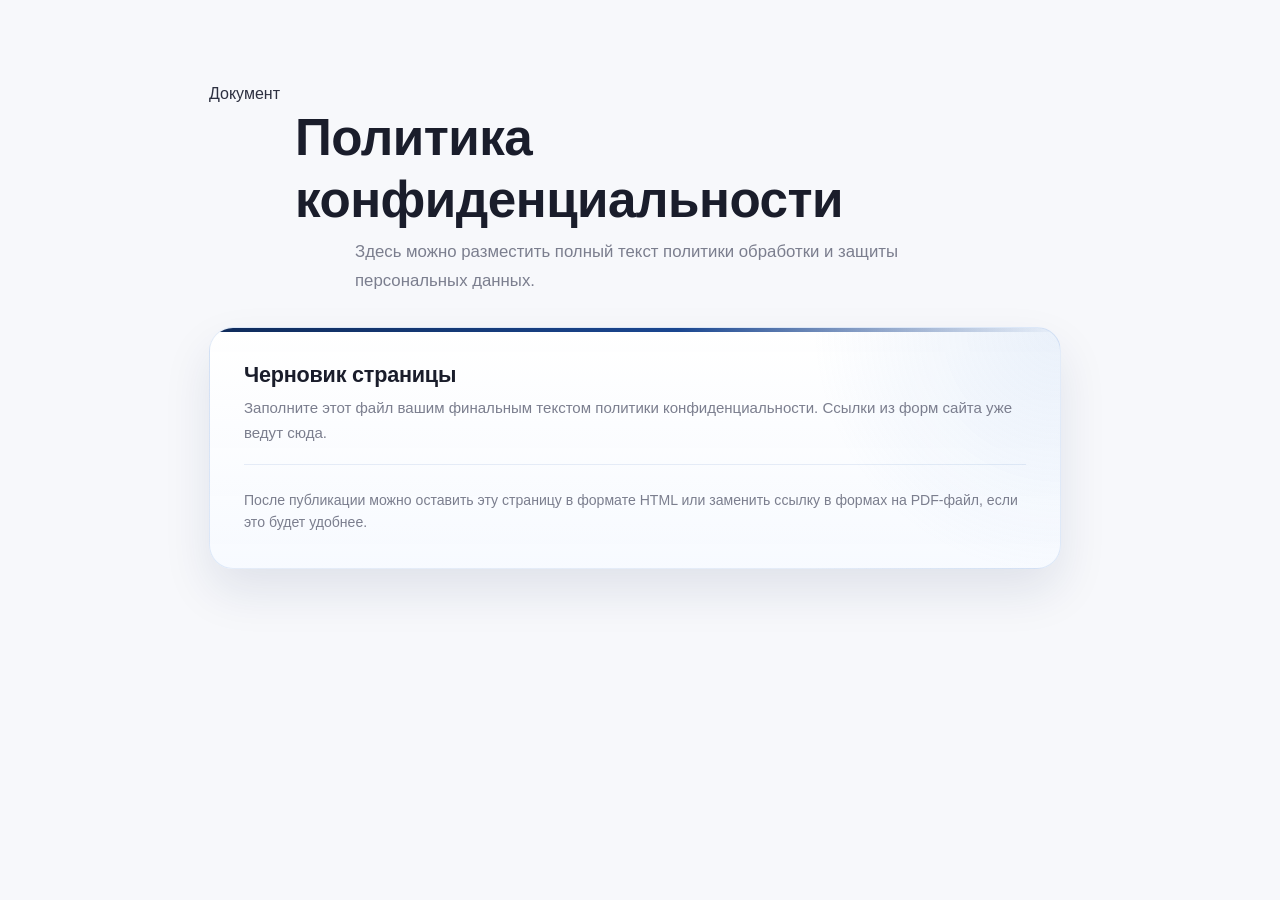
<file: privacy-policy.html>
<!DOCTYPE html>
<html lang="ru">
<head>
  <meta charset="UTF-8">
  <meta name="viewport" content="width=device-width, initial-scale=1.0">
  <title>Политика конфиденциальности | АверсПро</title>
  <meta name="description" content="Политика конфиденциальности компании АверсПро.">
  <link rel="stylesheet" href="style.css">
</head>
<body>
  <main>
    <section class="section">
      <div class="container" style="max-width: 900px;">
        <span class="section-kicker">Документ</span>
        <h1 class="section-title">Политика конфиденциальности</h1>
        <p class="section-subtitle">Здесь можно разместить полный текст политики обработки и защиты персональных данных.</p>

        <div class="form-card" style="margin-top: 32px;">
          <div class="form-card-header">
            <h3>Черновик страницы</h3>
            <p>Заполните этот файл вашим финальным текстом политики конфиденциальности. Ссылки из форм сайта уже ведут сюда.</p>
          </div>
          <div class="form-note" style="margin-bottom: 0;">
            После публикации можно оставить эту страницу в формате HTML или заменить ссылку в формах на PDF-файл, если это будет удобнее.
          </div>
        </div>
      </div>
    </section>
  </main>
</body>
</html>
</file>
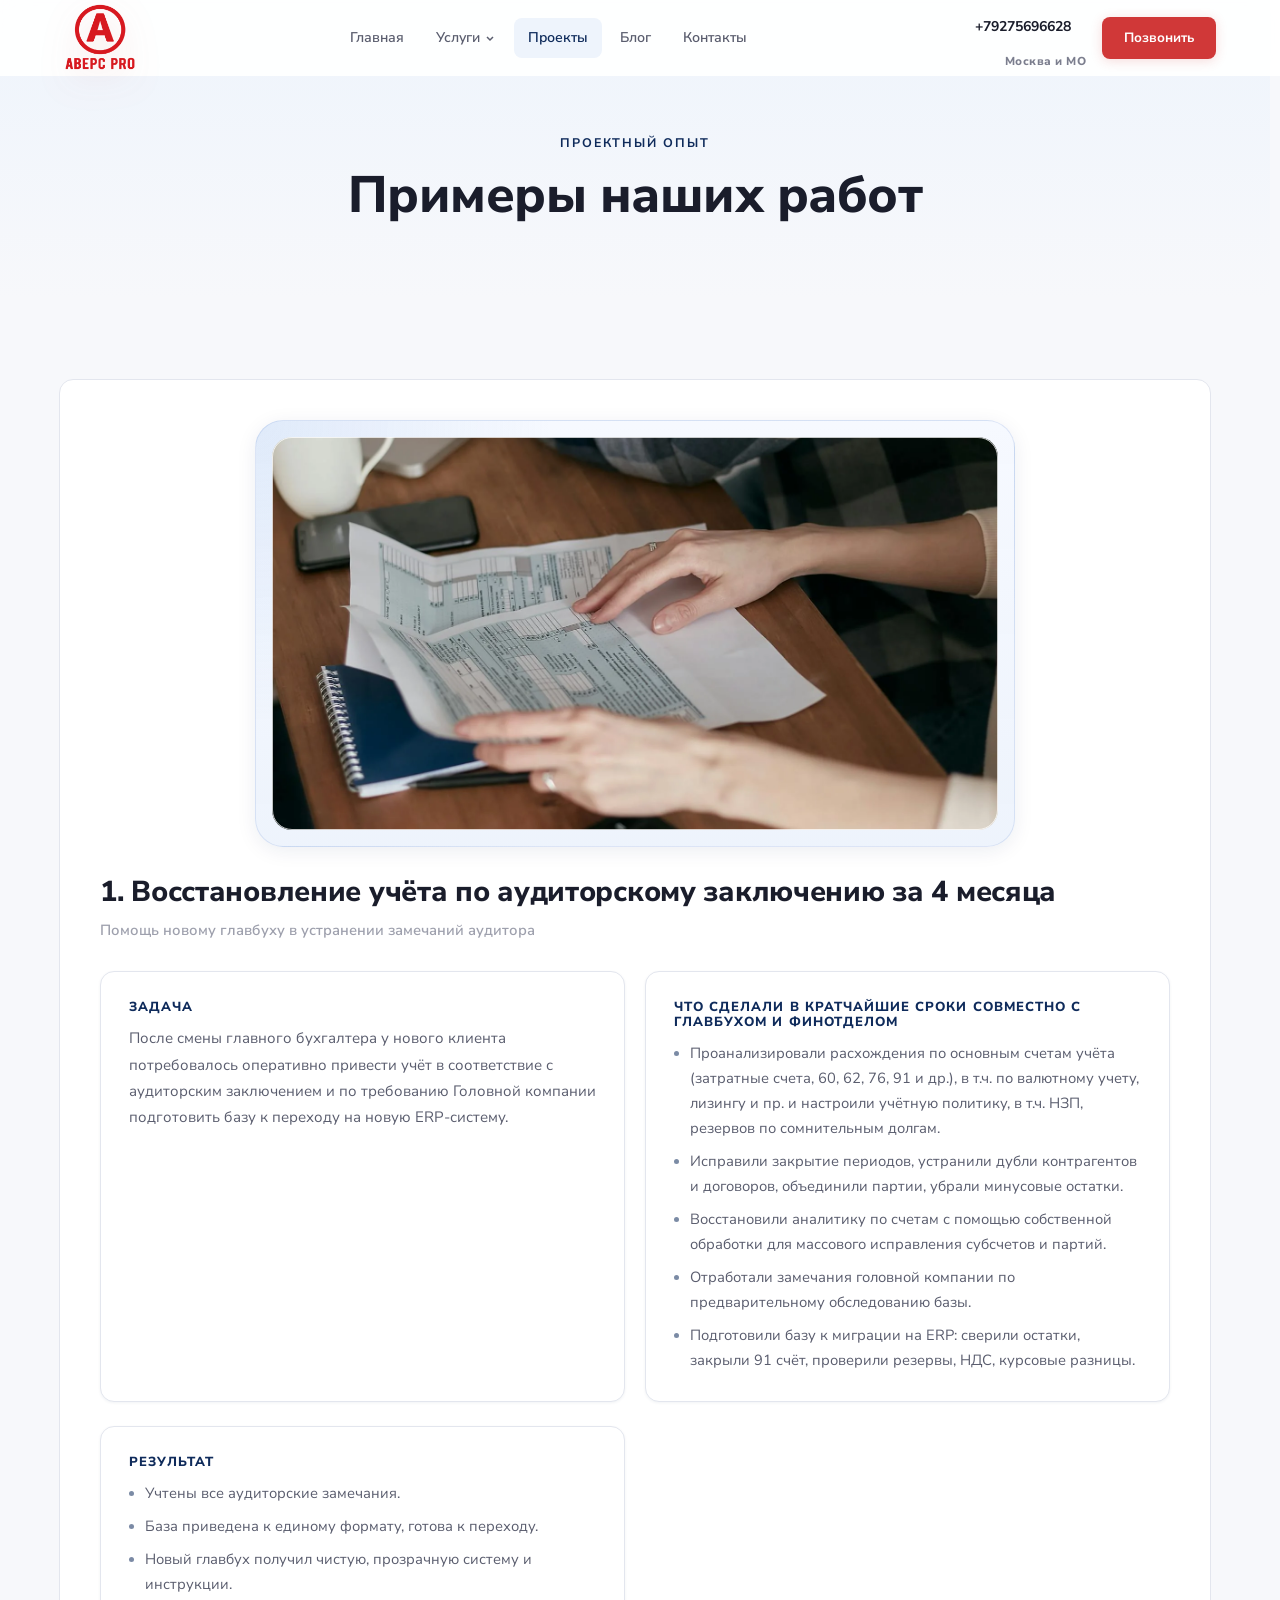
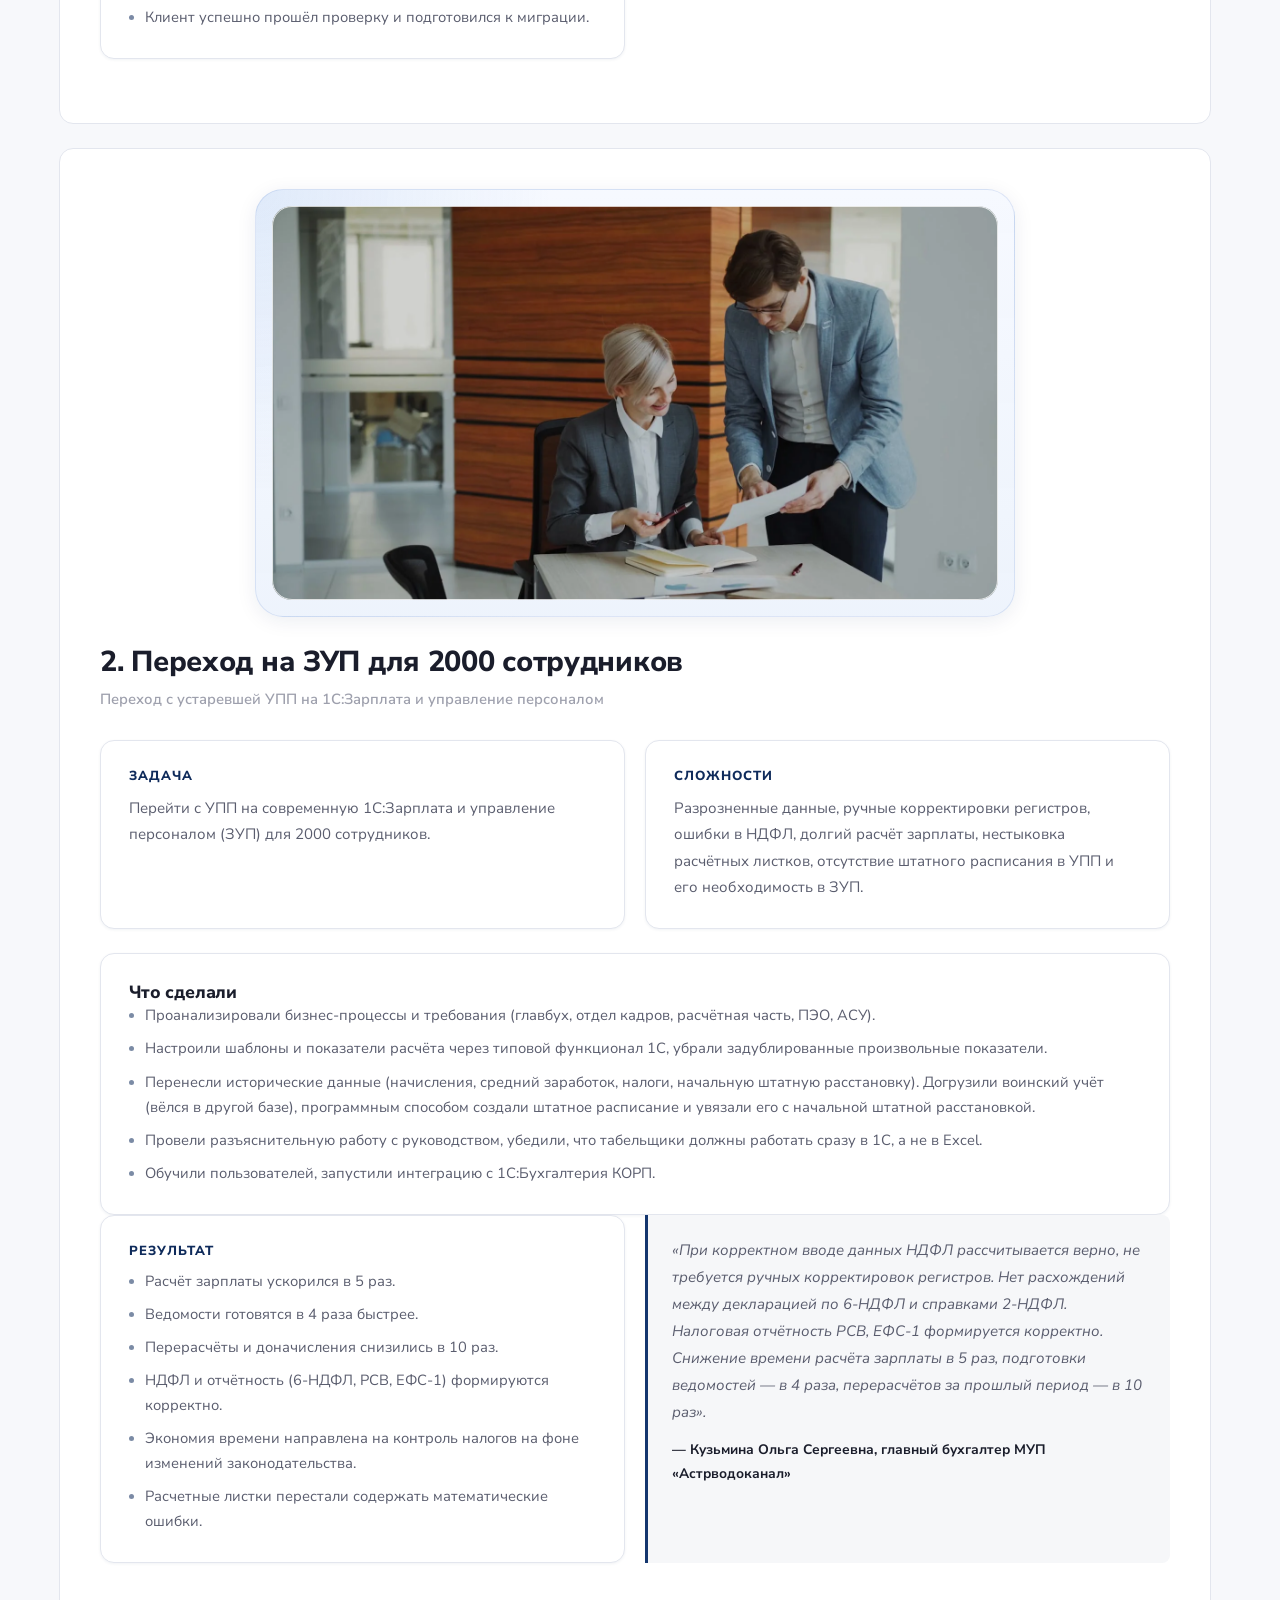
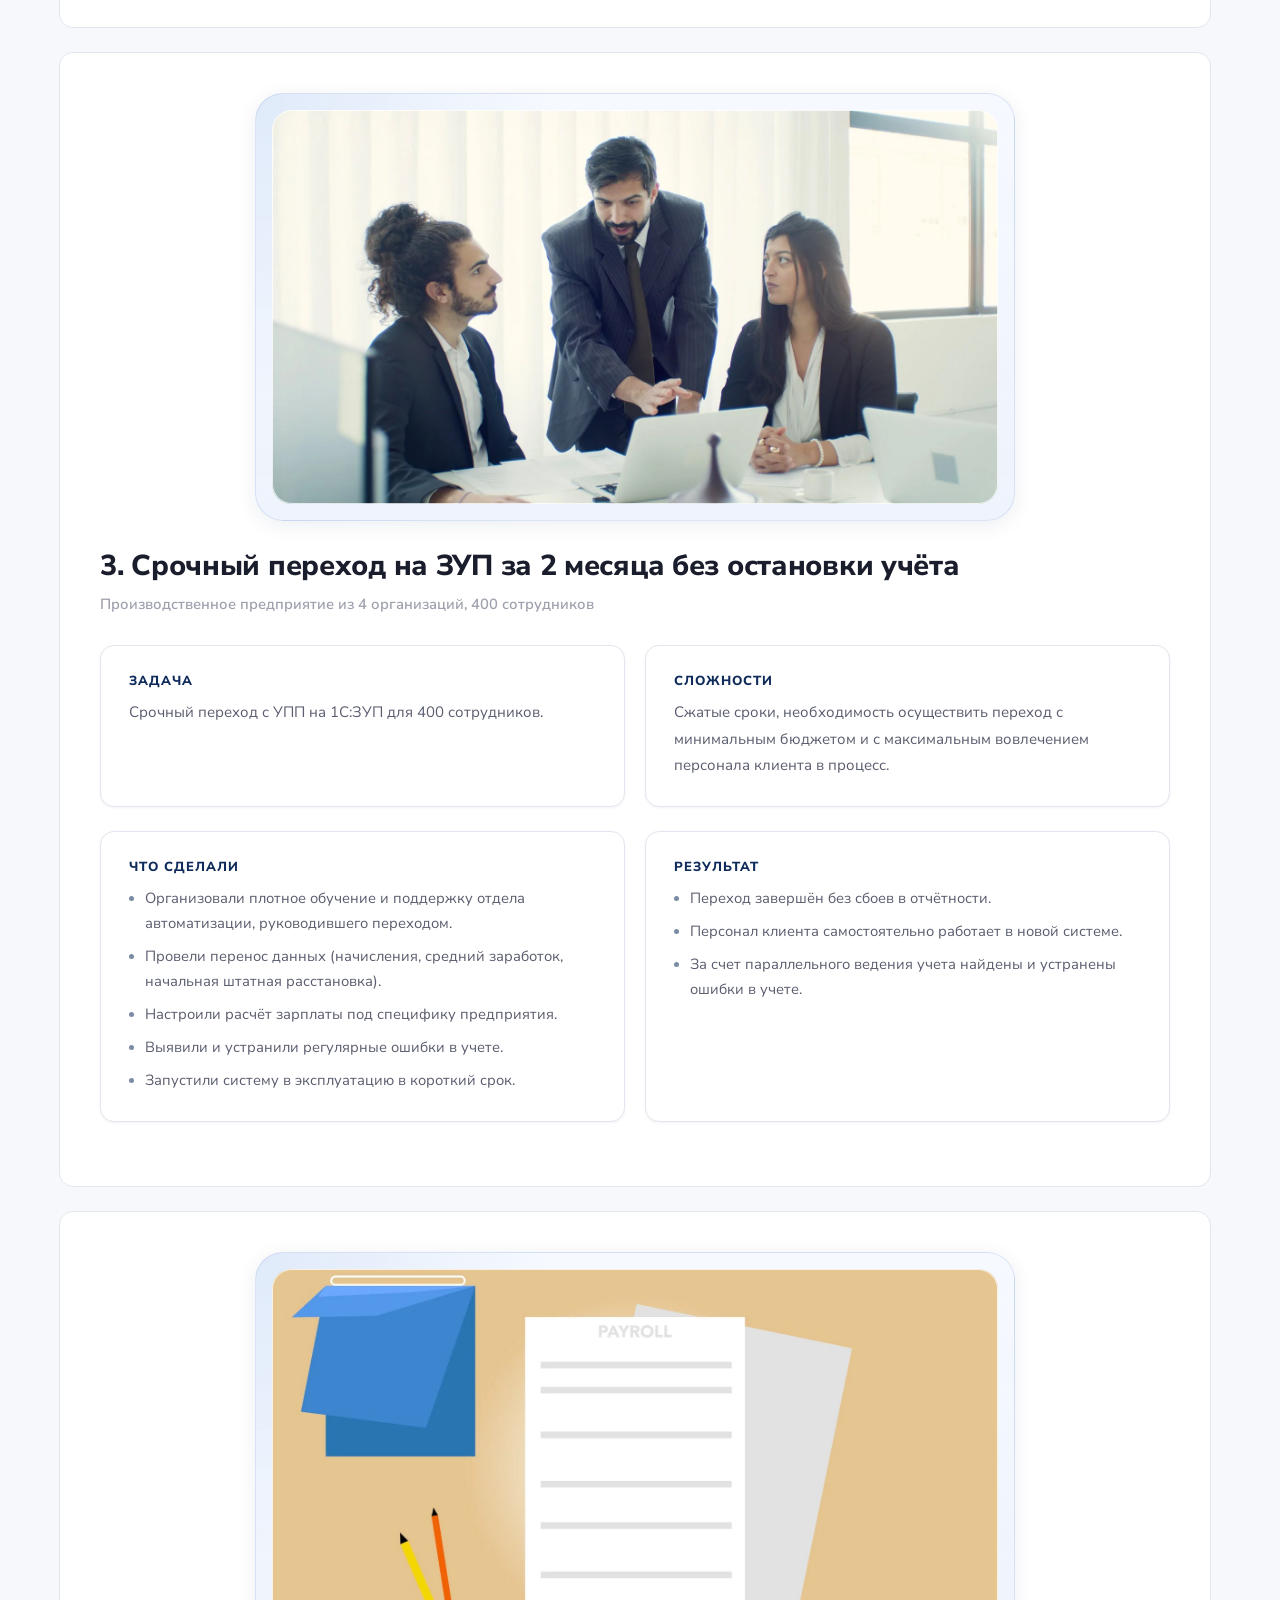
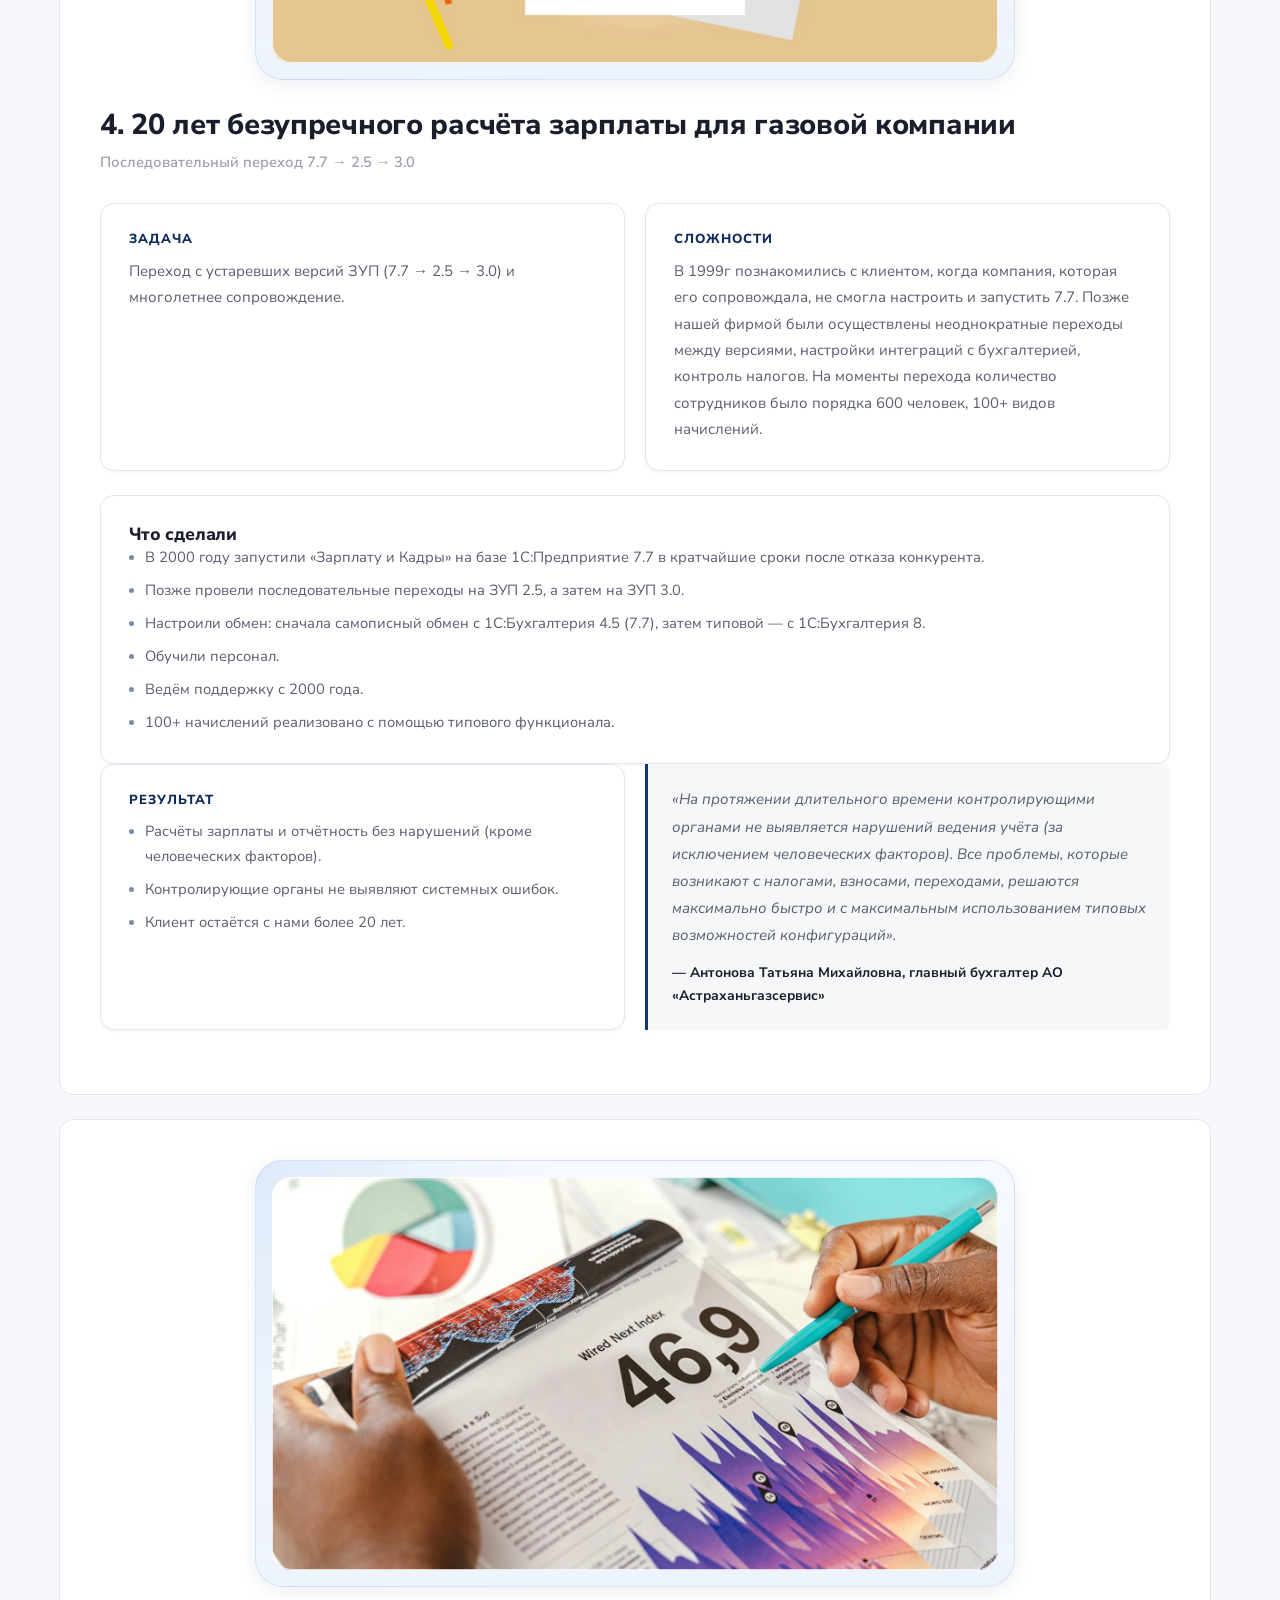
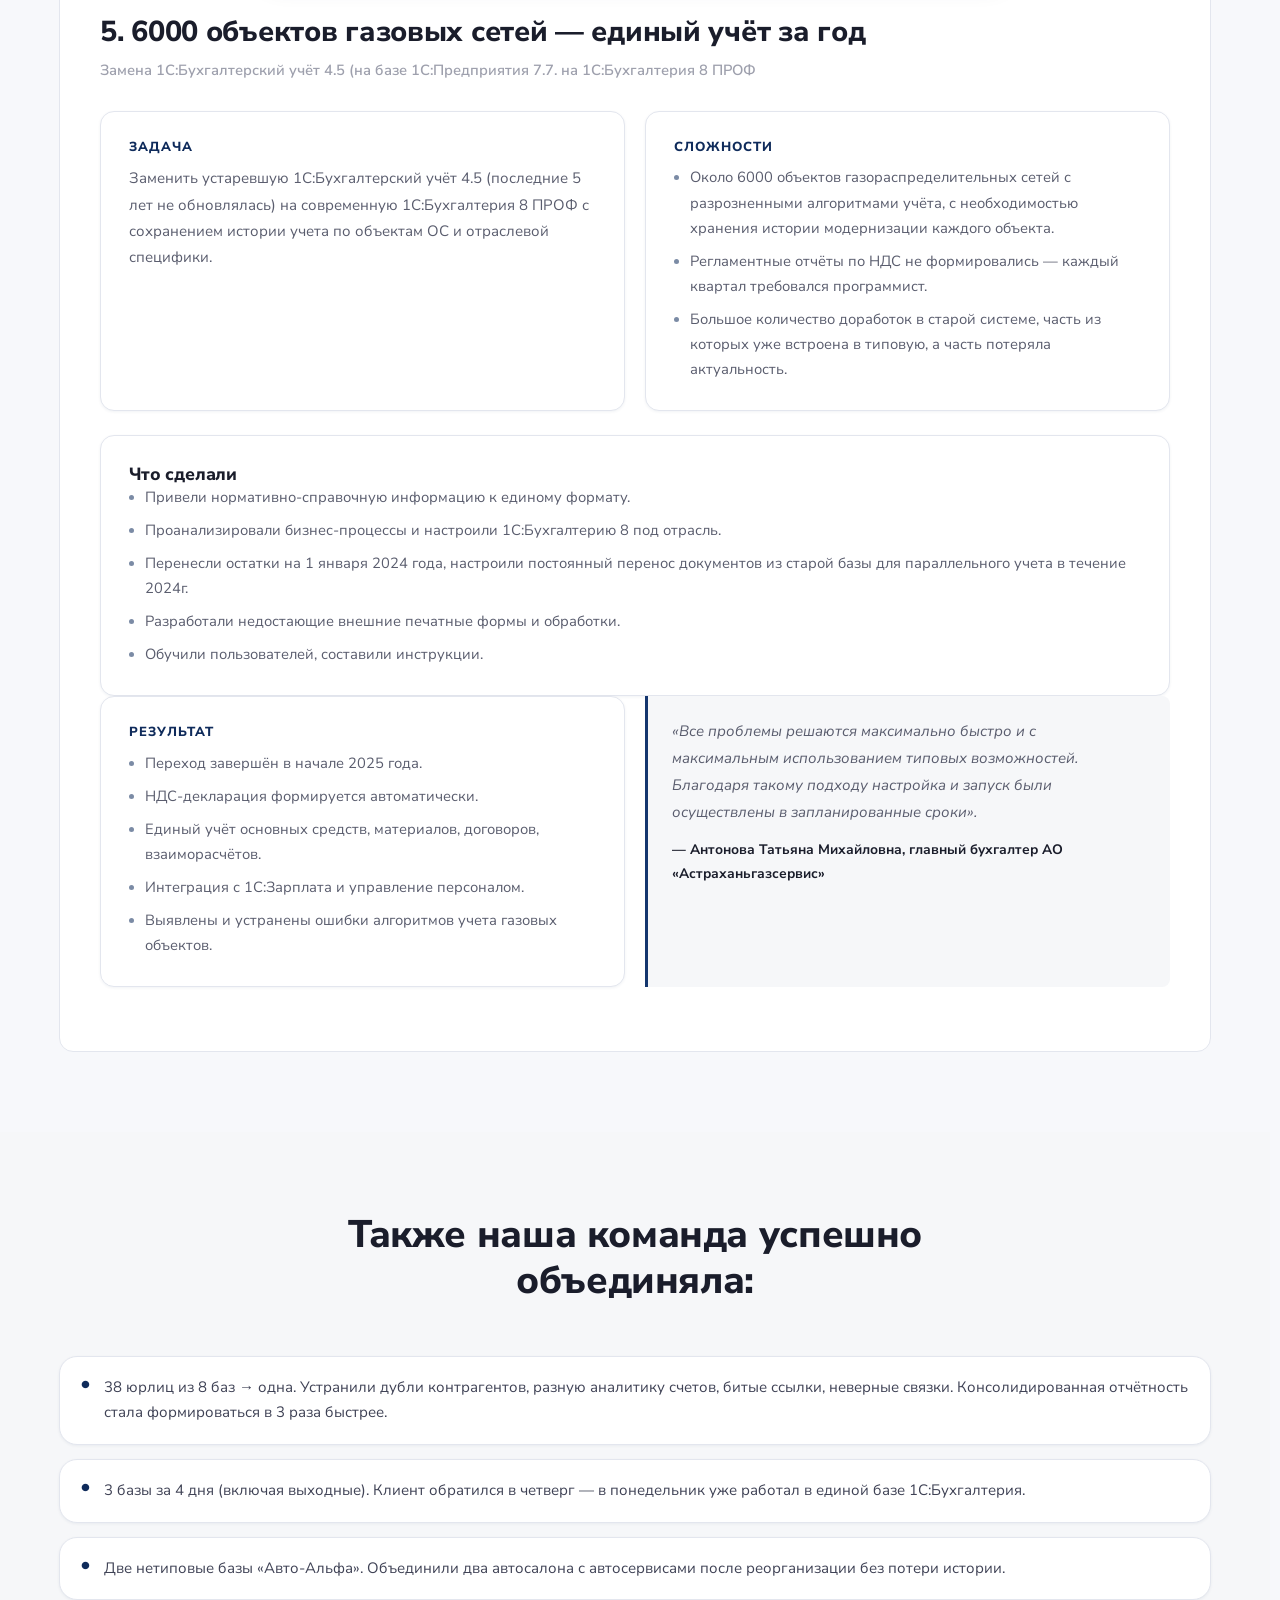
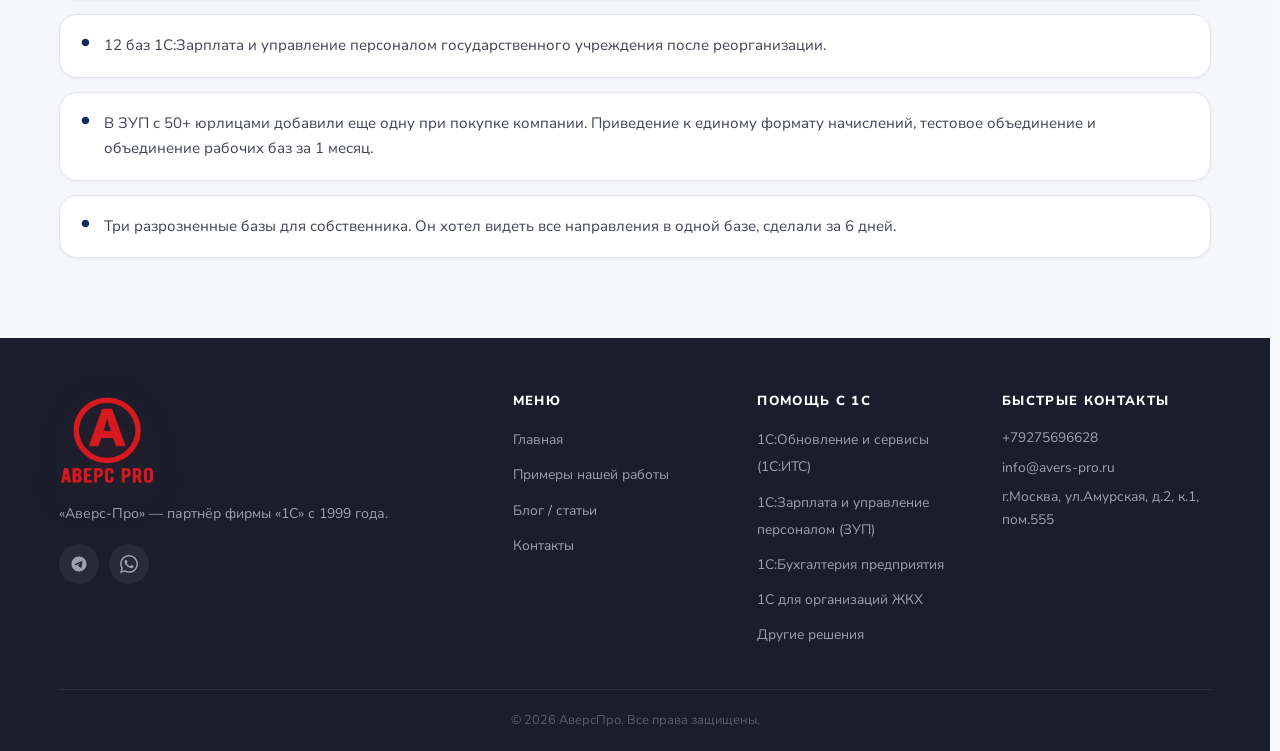
<file: projects.html>
<!DOCTYPE html>
<html lang="ru">
<head>
  <meta charset="UTF-8">
  <meta name="viewport" content="width=device-width, initial-scale=1.0">
  <title>Примеры нашей работы — Аверс-Про</title>
  <meta name="description" content="Примеры нашей работы: восстановление учёта, переход на ЗУП, срочные проекты и объединение баз 1С.">
  <link rel="shortcut icon" href="images/brand/logo.webp" type="image/x-icon">
  <link rel="preconnect" href="https://fonts.googleapis.com">
  <link rel="preconnect" href="https://fonts.gstatic.com" crossorigin>
  <link href="https://fonts.googleapis.com/css2?family=Nunito+Sans:ital,opsz,wght@0,6..12,300;0,6..12,400;0,6..12,500;0,6..12,600;0,6..12,700;0,6..12,800;1,6..12,400&display=swap" rel="stylesheet">
  <link rel="stylesheet" href="style.css">
</head>
<body>

  <header class="site-header" id="siteHeader">
    <div class="container header-inner">
      <a href="index.html" class="logo" aria-label="Аверс-Про">
        <span class="logo-mark">
          <img src="images/brand/logo.webp" alt="Логотип Аверс-Про" class="logo-image">
        </span>
      </a>
      <nav class="main-nav">
        <ul class="nav-list">
          <li class="nav-item"><a href="index.html" class="nav-link">Главная</a></li>
          <li class="nav-item has-dropdown">
            <a href="#" class="nav-link">Услуги
              <svg class="nav-dropdown-icon" viewBox="0 0 12 12"><path d="M3 5l3 3 3-3" fill="none" stroke="currentColor" stroke-width="1.5"/></svg>
            </a>
            <div class="nav-dropdown">
              <a href="services-its.html">1С:Обновление и сервисы (1С:ИТС)</a>
              <a href="services-zup.html">1С:Зарплата и управление персоналом (ЗУП)</a>
              <a href="services-buh.html">1С:Бухгалтерия предприятия</a>
              <a href="services-gkh-nko.html">1С для организаций ЖКХ</a>
              <a href="services-other.html">Другие решения</a>
            </div>
          </li>
          <li class="nav-item"><a href="projects.html" class="nav-link active">Проекты</a></li>
          <li class="nav-item"><a href="blog.html" class="nav-link">Блог</a></li>
          <li class="nav-item"><a href="contacts.html" class="nav-link">Контакты</a></li>
        </ul>
      </nav>
      <div class="header-right">
        <div class="header-meta">
          <a href="tel:+79275696628" class="header-phone">+79275696628</a>
          <span class="header-city">Москва и МО</span>
        </div>
        <a href="tel:+79275696628" class="btn btn-red btn-sm">Позвонить</a>
      </div>
      <button class="burger" id="burger" aria-label="Меню"><span></span><span></span><span></span></button>
    </div>
  </header>

  <div class="mobile-menu" id="mobileMenu">
    <div class="mobile-menu-inner">
      <ul class="mobile-nav-list">
        <li><a href="index.html" class="mobile-nav-link">Главная</a></li>
        <li>
          <button class="mobile-nav-link mobile-dropdown-toggle">Услуги
            <svg width="14" height="14" viewBox="0 0 12 12" style="margin-left:4px;vertical-align:middle"><path d="M3 5l3 3 3-3" fill="none" stroke="currentColor" stroke-width="1.5"/></svg>
          </button>
          <ul class="mobile-sub-list">
            <li><a href="services-its.html" class="mobile-sub-link">1С:ИТС</a></li>
            <li><a href="services-zup.html" class="mobile-sub-link">1С:ЗУП</a></li>
            <li><a href="services-buh.html" class="mobile-sub-link">1С:Бухгалтерия предприятия</a></li>
            <li><a href="services-gkh-nko.html" class="mobile-sub-link">1С для организаций ЖКХ</a></li>
            <li><a href="services-other.html" class="mobile-sub-link">Другие решения</a></li>
          </ul>
        </li>
        <li><a href="projects.html" class="mobile-nav-link active">Проекты</a></li>
        <li><a href="blog.html" class="mobile-nav-link">Блог</a></li>
        <li><a href="contacts.html" class="mobile-nav-link">Контакты</a></li>
      </ul>
      <a href="tel:+79275696628" class="mobile-phone">+79275696628</a>
      <span class="mobile-city">Москва и МО</span>
      <a href="tel:+79275696628" class="btn btn-red mobile-cta">Позвонить</a>
    </div>
  </div>

  <main>

    <section class="page-hero">
      <div class="container">
        <p class="page-hero-label">Проектный опыт</p>
        <h1 class="page-hero-title">Примеры наших работ</h1>
      </div>
    </section>

    <section class="section">
      <div class="container project-stack">
        <article class="project-card" id="case-audit-4-months">
          <div class="project-media">
            <img src="images/projects/photo-project-audit.webp" alt="Восстановление учёта по аудиторскому заключению за 4 месяца" loading="lazy" decoding="async">
          </div>
          <div class="project-header">
            <h2 class="project-title">1. Восстановление учёта по аудиторскому заключению за 4 месяца</h2>
            <p class="project-client">Помощь новому главбуху в устранении замечаний аудитора</p>
          </div>
          <div class="project-block">
            <div class="text-card">
              <h4>Задача</h4>
              <p>После смены главного бухгалтера у нового клиента потребовалось оперативно привести учёт в соответствие с аудиторским заключением и по требованию Головной компании подготовить базу к переходу на новую ERP-систему.</p>
            </div>
            <div class="text-card">
              <h4>Что сделали в кратчайшие сроки совместно с главбухом и финотделом</h4>
              <ul>
                <li>Проанализировали расхождения по основным счетам учёта (затратные счета, 60, 62, 76, 91 и др.), в т.ч. по валютному учету, лизингу и пр. и настроили учётную политику, в т.ч. НЗП, резервов по сомнительным долгам.</li>
                <li>Исправили закрытие периодов, устранили дубли контрагентов и договоров, объединили партии, убрали минусовые остатки.</li>
                <li>Восстановили аналитику по счетам с помощью собственной обработки для массового исправления субсчетов и партий.</li>
                <li>Отработали замечания головной компании по предварительному обследованию базы.</li>
                <li>Подготовили базу к миграции на ERP: сверили остатки, закрыли 91 счёт, проверили резервы, НДС, курсовые разницы.</li>
              </ul>
            </div>
          </div>
          <div class="project-block">
            <div class="text-card">
              <h4>Результат</h4>
              <ul>
                <li>Учтены все аудиторские замечания.</li>
                <li>База приведена к единому формату, готова к переходу.</li>
                <li>Новый главбух получил чистую, прозрачную систему и инструкции.</li>
                <li>Клиент успешно прошёл проверку и подготовился к миграции.</li>
              </ul>
            </div>
          </div>
        </article>

        <article class="project-card" id="case-zup-2000">
          <div class="project-media">
            <img src="images/projects/photo-project-zup-office.webp" alt="Переход на ЗУП для 2000 сотрудников" loading="lazy" decoding="async">
          </div>
          <div class="project-header">
            <h2 class="project-title">2. Переход на ЗУП для 2000 сотрудников</h2>
            <p class="project-client">Переход с устаревшей УПП на 1С:Зарплата и управление персоналом</p>
          </div>
          <div class="project-block">
            <div class="text-card">
              <h4>Задача</h4>
              <p>Перейти с УПП на современную 1С:Зарплата и управление персоналом (ЗУП) для 2000 сотрудников.</p>
            </div>
            <div class="text-card">
              <h4>Сложности</h4>
              <p>Разрозненные данные, ручные корректировки регистров, ошибки в НДФЛ, долгий расчёт зарплаты, нестыковка расчётных листков, отсутствие штатного расписания в УПП и его необходимость в ЗУП.</p>
            </div>
          </div>
          <div class="text-card">
            <h4>Что сделали</h4>
            <ul>
              <li>Проанализировали бизнес-процессы и требования (главбух, отдел кадров, расчётная часть, ПЭО, АСУ).</li>
              <li>Настроили шаблоны и показатели расчёта через типовой функционал 1С, убрали задублированные произвольные показатели.</li>
              <li>Перенесли исторические данные (начисления, средний заработок, налоги, начальную штатную расстановку). Догрузили воинский учёт (вёлся в другой базе), программным способом создали штатное расписание и увязали его с начальной штатной расстановкой.</li>
              <li>Провели разъяснительную работу с руководством, убедили, что табельщики должны работать сразу в 1С, а не в Excel.</li>
              <li>Обучили пользователей, запустили интеграцию с 1С:Бухгалтерия КОРП.</li>
            </ul>
          </div>
          <div class="project-block">
            <div class="text-card">
              <h4>Результат</h4>
              <ul>
                <li>Расчёт зарплаты ускорился в 5 раз.</li>
                <li>Ведомости готовятся в 4 раза быстрее.</li>
                <li>Перерасчёты и доначисления снизились в 10 раз.</li>
                <li>НДФЛ и отчётность (6-НДФЛ, РСВ, ЕФС-1) формируются корректно.</li>
                <li>Экономия времени направлена на контроль налогов на фоне изменений законодательства.</li>
                <li>Расчетные листки перестали содержать математические ошибки.</li>
              </ul>
            </div>
            <div class="project-quote">
              <blockquote>«При корректном вводе данных НДФЛ рассчитывается верно, не требуется ручных корректировок регистров. Нет расхождений между декларацией по 6-НДФЛ и справками 2-НДФЛ. Налоговая отчётность РСВ, ЕФС-1 формируется корректно. Снижение времени расчёта зарплаты в 5 раз, подготовки ведомостей — в 4 раза, перерасчётов за прошлый период — в 10 раз».</blockquote>
              <p class="project-quote-author">— Кузьмина Ольга Сергеевна, главный бухгалтер МУП «Астрводоканал»</p>
            </div>
          </div>
        </article>

        <article class="project-card" id="case-zup-2-months">
          <div class="project-media">
            <img src="images/projects/photo-project-zup-support.webp" alt="Срочный переход на ЗУП за 2 месяца без остановки учёта" loading="lazy" decoding="async">
          </div>
          <div class="project-header">
            <h2 class="project-title">3. Срочный переход на ЗУП за 2 месяца без остановки учёта</h2>
            <p class="project-client">Производственное предприятие из 4 организаций, 400 сотрудников</p>
          </div>
          <div class="project-block">
            <div class="text-card">
              <h4>Задача</h4>
              <p>Срочный переход с УПП на 1С:ЗУП для 400 сотрудников.</p>
            </div>
            <div class="text-card">
              <h4>Сложности</h4>
              <p>Сжатые сроки, необходимость осуществить переход с минимальным бюджетом и с максимальным вовлечением персонала клиента в процесс.</p>
            </div>
          </div>
          <div class="project-block">
            <div class="text-card">
              <h4>Что сделали</h4>
              <ul>
                <li>Организовали плотное обучение и поддержку отдела автоматизации, руководившего переходом.</li>
                <li>Провели перенос данных (начисления, средний заработок, начальная штатная расстановка).</li>
                <li>Настроили расчёт зарплаты под специфику предприятия.</li>
                <li>Выявили и устранили регулярные ошибки в учете.</li>
                <li>Запустили систему в эксплуатацию в короткий срок.</li>
              </ul>
            </div>
            <div class="text-card">
              <h4>Результат</h4>
              <ul>
                <li>Переход завершён без сбоев в отчётности.</li>
                <li>Персонал клиента самостоятельно работает в новой системе.</li>
                <li>За счет параллельного ведения учета найдены и устранены ошибки в учете.</li>
              </ul>
            </div>
          </div>
        </article>

        <article class="project-card" id="case-gas-20-years">
          <div class="project-media">
            <img src="images/projects/photo-case-zup-payroll.webp" alt="20 лет безупречного расчёта зарплаты для газовой компании" loading="lazy" decoding="async">
          </div>
          <div class="project-header">
            <h2 class="project-title">4. 20 лет безупречного расчёта зарплаты для газовой компании</h2>
            <p class="project-client">Последовательный переход 7.7 → 2.5 → 3.0</p>
          </div>
          <div class="project-block">
            <div class="text-card">
              <h4>Задача</h4>
              <p>Переход с устаревших версий ЗУП (7.7 → 2.5 → 3.0) и многолетнее сопровождение.</p>
            </div>
            <div class="text-card">
              <h4>Сложности</h4>
              <p>В 1999г познакомились с клиентом, когда компания, которая его сопровождала, не смогла настроить и запустить 7.7. Позже нашей фирмой были осуществлены неоднократные переходы между версиями, настройки интеграций с бухгалтерией, контроль налогов. На моменты перехода количество сотрудников было порядка 600 человек, 100+ видов начислений.</p>
            </div>
          </div>
          <div class="text-card">
            <h4>Что сделали</h4>
            <ul>
              <li>В 2000 году запустили «Зарплату и Кадры» на базе 1С:Предприятие 7.7 в кратчайшие сроки после отказа конкурента.</li>
              <li>Позже провели последовательные переходы на ЗУП 2.5, а затем на ЗУП 3.0.</li>
              <li>Настроили обмен: сначала самописный обмен с 1С:Бухгалтерия 4.5 (7.7), затем типовой — с 1С:Бухгалтерия 8.</li>
              <li>Обучили персонал.</li>
              <li>Ведём поддержку с 2000 года.</li>
              <li>100+ начислений реализовано с помощью типового функционала.</li>
            </ul>
          </div>
          <div class="project-block">
            <div class="text-card">
              <h4>Результат</h4>
              <ul>
                <li>Расчёты зарплаты и отчётность без нарушений (кроме человеческих факторов).</li>
                <li>Контролирующие органы не выявляют системных ошибок.</li>
                <li>Клиент остаётся с нами более 20 лет.</li>
              </ul>
            </div>
            <div class="project-quote">
              <blockquote>«На протяжении длительного времени контролирующими органами не выявляется нарушений ведения учёта (за исключением человеческих факторов). Все проблемы, которые возникают с налогами, взносами, переходами, решаются максимально быстро и с максимальным использованием типовых возможностей конфигураций».</blockquote>
              <p class="project-quote-author">— Антонова Татьяна Михайловна, главный бухгалтер АО «Астраханьгазсервис»</p>
            </div>
          </div>
        </article>

        <article class="project-card" id="case-gas-6000">
          <div class="project-media">
            <img src="images/projects/photo-project-merge-analytics.webp" alt="6000 объектов газовых сетей — единый учёт за год" loading="lazy" decoding="async">
          </div>
          <div class="project-header">
            <h2 class="project-title">5. 6000 объектов газовых сетей — единый учёт за год</h2>
            <p class="project-client">Замена 1С:Бухгалтерский учёт 4.5 (на базе 1С:Предприятия 7.7. на 1С:Бухгалтерия 8 ПРОФ</p>
          </div>
          <div class="project-block">
            <div class="text-card">
              <h4>Задача</h4>
              <p>Заменить устаревшую 1С:Бухгалтерский учёт 4.5 (последние 5 лет не обновлялась) на современную 1С:Бухгалтерия 8 ПРОФ с сохранением истории учета по объектам ОС и отраслевой специфики.</p>
            </div>
            <div class="text-card">
              <h4>Сложности</h4>
              <ul>
                <li>Около 6000 объектов газораспределительных сетей с разрозненными алгоритмами учёта, с необходимостью хранения истории модернизации каждого объекта.</li>
                <li>Регламентные отчёты по НДС не формировались — каждый квартал требовался программист.</li>
                <li>Большое количество доработок в старой системе, часть из которых уже встроена в типовую, а часть потеряла актуальность.</li>
              </ul>
            </div>
          </div>
          <div class="text-card">
            <h4>Что сделали</h4>
            <ul>
              <li>Привели нормативно-справочную информацию к единому формату.</li>
              <li>Проанализировали бизнес-процессы и настроили 1С:Бухгалтерию 8 под отрасль.</li>
              <li>Перенесли остатки на 1 января 2024 года, настроили постоянный перенос документов из старой базы для параллельного учета в течение 2024г.</li>
              <li>Разработали недостающие внешние печатные формы и обработки.</li>
              <li>Обучили пользователей, составили инструкции.</li>
            </ul>
          </div>
          <div class="project-block">
            <div class="text-card">
              <h4>Результат</h4>
              <ul>
                <li>Переход завершён в начале 2025 года.</li>
                <li>НДС-декларация формируется автоматически.</li>
                <li>Единый учёт основных средств, материалов, договоров, взаиморасчётов.</li>
                <li>Интеграция с 1С:Зарплата и управление персоналом.</li>
                <li>Выявлены и устранены ошибки алгоритмов учета газовых объектов.</li>
              </ul>
            </div>
            <div class="project-quote">
              <blockquote>«Все проблемы решаются максимально быстро и с максимальным использованием типовых возможностей. Благодаря такому подходу настройка и запуск были осуществлены в запланированные сроки».</blockquote>
              <p class="project-quote-author">— Антонова Татьяна Михайловна, главный бухгалтер АО «Астраханьгазсервис»</p>
            </div>
          </div>
        </article>
      </div>
    </section>

    <section class="section section-alt" id="merges-section">
      <div class="container">
        <div class="section-header">
          <h2 class="section-title">Также наша команда успешно объединяла:</h2>
        </div>
        <ul class="article-list">
          <li>38 юрлиц из 8 баз → одна. Устранили дубли контрагентов, разную аналитику счетов, битые ссылки, неверные связки. Консолидированная отчётность стала формироваться в 3 раза быстрее.</li>
          <li>3 базы за 4 дня (включая выходные). Клиент обратился в четверг — в понедельник уже работал в единой базе 1С:Бухгалтерия.</li>
          <li>Две нетиповые базы «Авто-Альфа». Объединили два автосалона с автосервисами после реорганизации без потери истории.</li>
          <li>12 баз 1С:Зарплата и управление персоналом государственного учреждения после реорганизации.</li>
          <li>В ЗУП с 50+ юрлицами добавили еще одну при покупке компании. Приведение к единому формату начислений, тестовое объединение и объединение рабочих баз за 1 месяц.</li>
          <li>Три разрозненные базы для собственника. Он хотел видеть все направления в одной базе, сделали за 6 дней.</li>
        </ul>
      </div>
    </section>

  </main>

  <footer class="site-footer">
    <div class="container">
      <div class="footer-grid">
        <div>
          <div class="footer-logo">
            <span class="logo-mark">
              <img src="images/brand/logo.webp" alt="Логотип Аверс-Про" class="logo-image">
            </span>
          </div>
          <p class="footer-desc">«Аверс-Про» — партнёр фирмы «1С» с 1999 года.</p>
          <div class="footer-socials">
            <a href="#" class="footer-social" aria-label="Telegram">
              <svg width="18" height="18" viewBox="0 0 24 24" fill="currentColor"><path d="M12 2C6.48 2 2 6.48 2 12s4.48 10 10 10 10-4.48 10-10S17.52 2 12 2zm4.64 6.8c-.15 1.58-.8 5.42-1.13 7.19-.14.75-.42 1-.68 1.03-.58.05-1.02-.38-1.58-.75-.88-.58-1.38-.94-2.23-1.5-.99-.65-.35-1.01.22-1.59.15-.15 2.71-2.48 2.76-2.69a.2.2 0 00-.05-.18c-.06-.05-.14-.03-.21-.02-.09.02-1.49.95-4.22 2.79-.4.27-.76.41-1.08.4-.36-.01-1.04-.2-1.55-.37-.63-.2-1.12-.31-1.08-.66.02-.18.27-.36.74-.55 2.92-1.27 4.86-2.11 5.83-2.51 2.78-1.16 3.35-1.36 3.73-1.36.08 0 .27.02.39.12.1.08.13.19.14.27-.01.06.01.24 0 .38z"/></svg>
            </a>
            <a href="#" class="footer-social" aria-label="WhatsApp">
              <svg width="18" height="18" viewBox="0 0 24 24" fill="currentColor"><path d="M17.472 14.382c-.297-.149-1.758-.867-2.03-.967-.273-.099-.471-.148-.67.15-.197.297-.767.966-.94 1.164-.173.199-.347.223-.644.075-.297-.15-1.255-.463-2.39-1.475-.883-.788-1.48-1.761-1.653-2.059-.173-.297-.018-.458.13-.606.134-.133.298-.347.446-.52.149-.174.198-.298.298-.497.099-.198.05-.371-.025-.52-.075-.149-.669-1.612-.916-2.207-.242-.579-.487-.5-.669-.51-.173-.008-.371-.01-.57-.01-.198 0-.52.074-.792.372-.272.297-1.04 1.016-1.04 2.479 0 1.462 1.065 2.875 1.213 3.074.149.198 2.096 3.2 5.077 4.487.709.306 1.262.489 1.694.625.712.227 1.36.195 1.871.118.571-.085 1.758-.719 2.006-1.413.248-.694.248-1.289.173-1.413-.074-.124-.272-.198-.57-.347m-5.421 7.403h-.004a9.87 9.87 0 01-5.031-1.378l-.361-.214-3.741.982.998-3.648-.235-.374a9.86 9.86 0 01-1.51-5.26c.001-5.45 4.436-9.884 9.888-9.884 2.64 0 5.122 1.03 6.988 2.898a9.825 9.825 0 012.893 6.994c-.003 5.45-4.437 9.884-9.885 9.884m8.413-18.297A11.815 11.815 0 0012.05 0C5.495 0 .16 5.335.157 11.892c0 2.096.547 4.142 1.588 5.945L.057 24l6.305-1.654a11.882 11.882 0 005.683 1.448h.005c6.554 0 11.89-5.335 11.893-11.893a11.821 11.821 0 00-3.48-8.413z"/></svg>
            </a>
          </div>
        </div>
        <div class="footer-nav">
          <h4 class="footer-heading">Меню</h4>
          <ul>
            <li><a href="index.html">Главная</a></li>
            <li><a href="projects.html">Примеры нашей работы</a></li>
            <li><a href="blog.html">Блог / статьи</a></li>
            <li><a href="contacts.html">Контакты</a></li>
          </ul>
        </div>
        <div class="footer-services">
          <h4 class="footer-heading">Помощь с 1С</h4>
          <ul>
            <li><a href="services-its.html">1С:Обновление и сервисы (1С:ИТС)</a></li>
            <li><a href="services-zup.html">1С:Зарплата и управление персоналом (ЗУП)</a></li>
            <li><a href="services-buh.html">1С:Бухгалтерия предприятия</a></li>
            <li><a href="services-gkh-nko.html">1С для организаций ЖКХ</a></li>
            <li><a href="services-other.html">Другие решения</a></li>
          </ul>
        </div>
        <div class="footer-contacts">
          <h4 class="footer-heading">Быстрые контакты</h4>
          <p><a href="tel:+79275696628">+79275696628</a></p>
          <p><a href="mailto:info@avers-pro.ru">info@avers-pro.ru</a></p>
          <p>г.Москва, ул.Амурская, д.2, к.1, пом.555</p>
        </div>
      </div>
      <div class="footer-bottom">
        <p>&copy; 2026 АверсПро. Все права защищены.</p>
      </div>
    </div>
  </footer>

  <script src="script.js"></script>
</body>
</html>
</file>
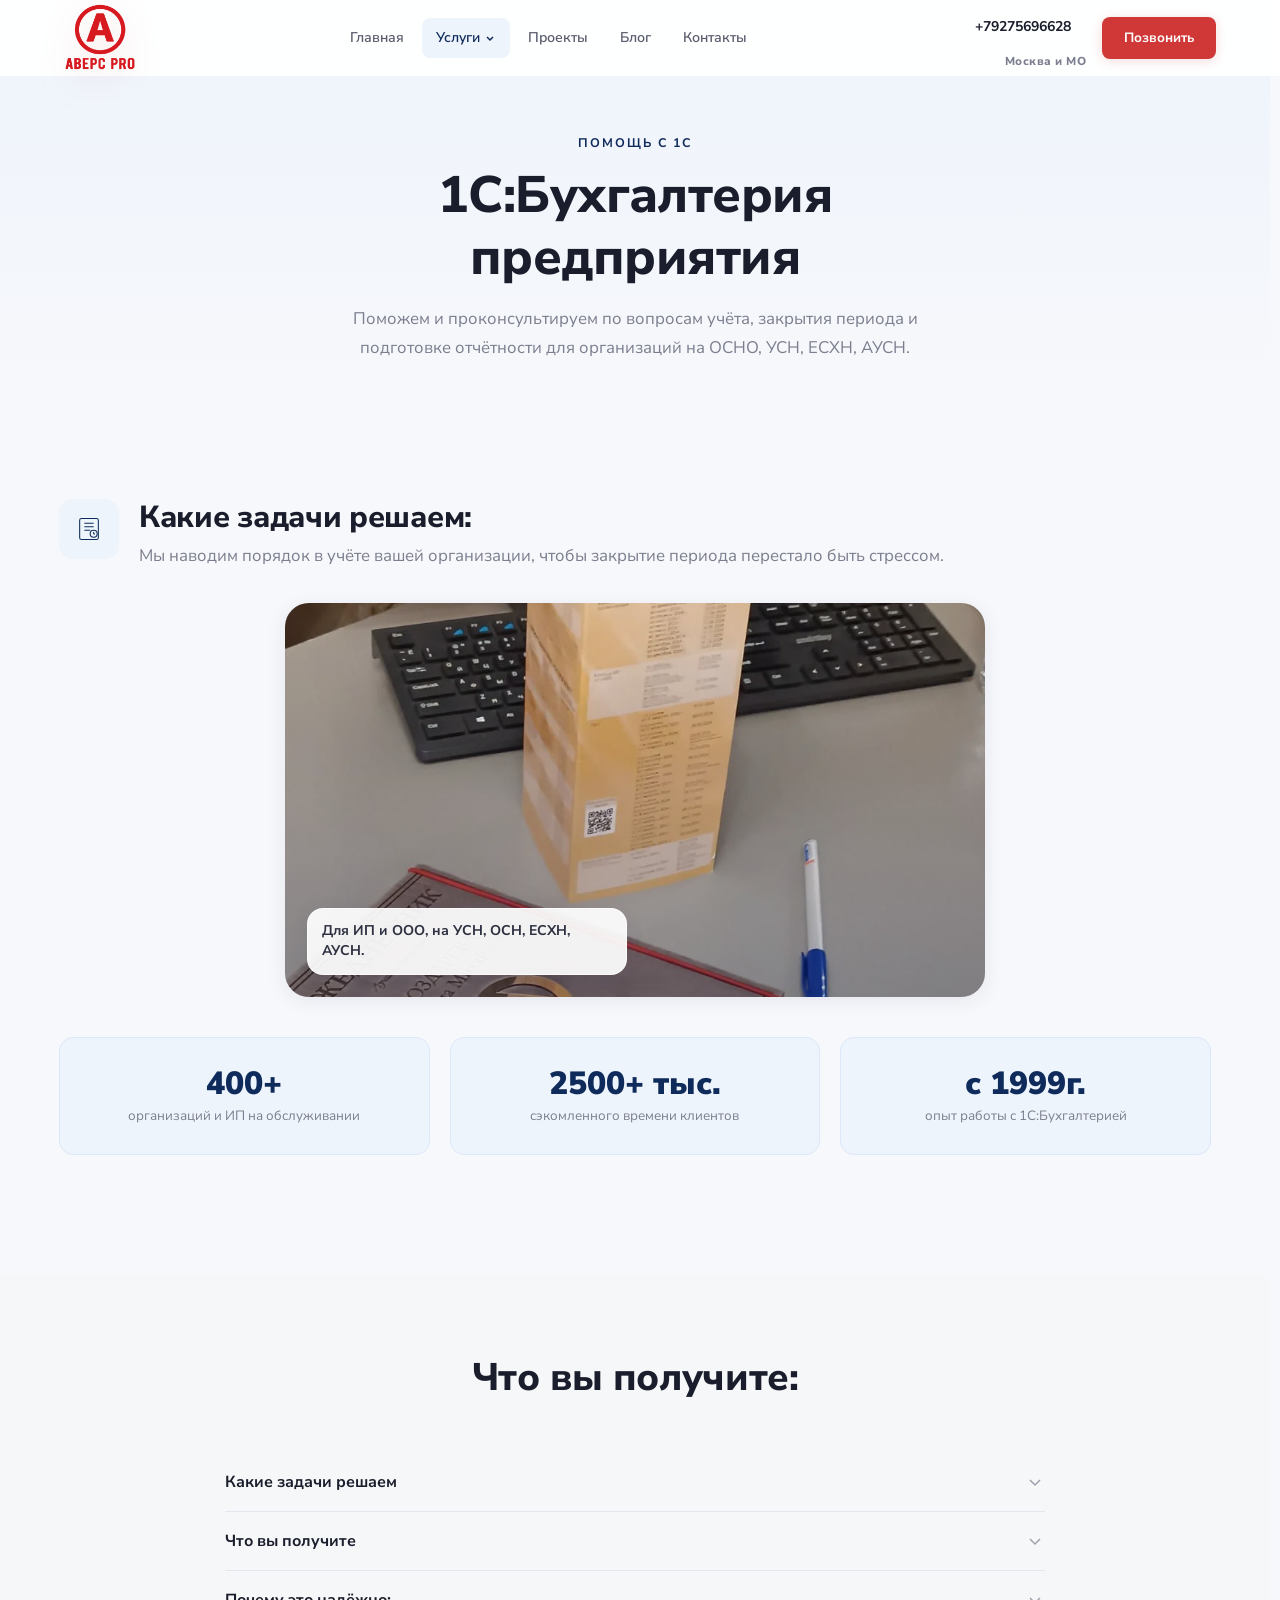
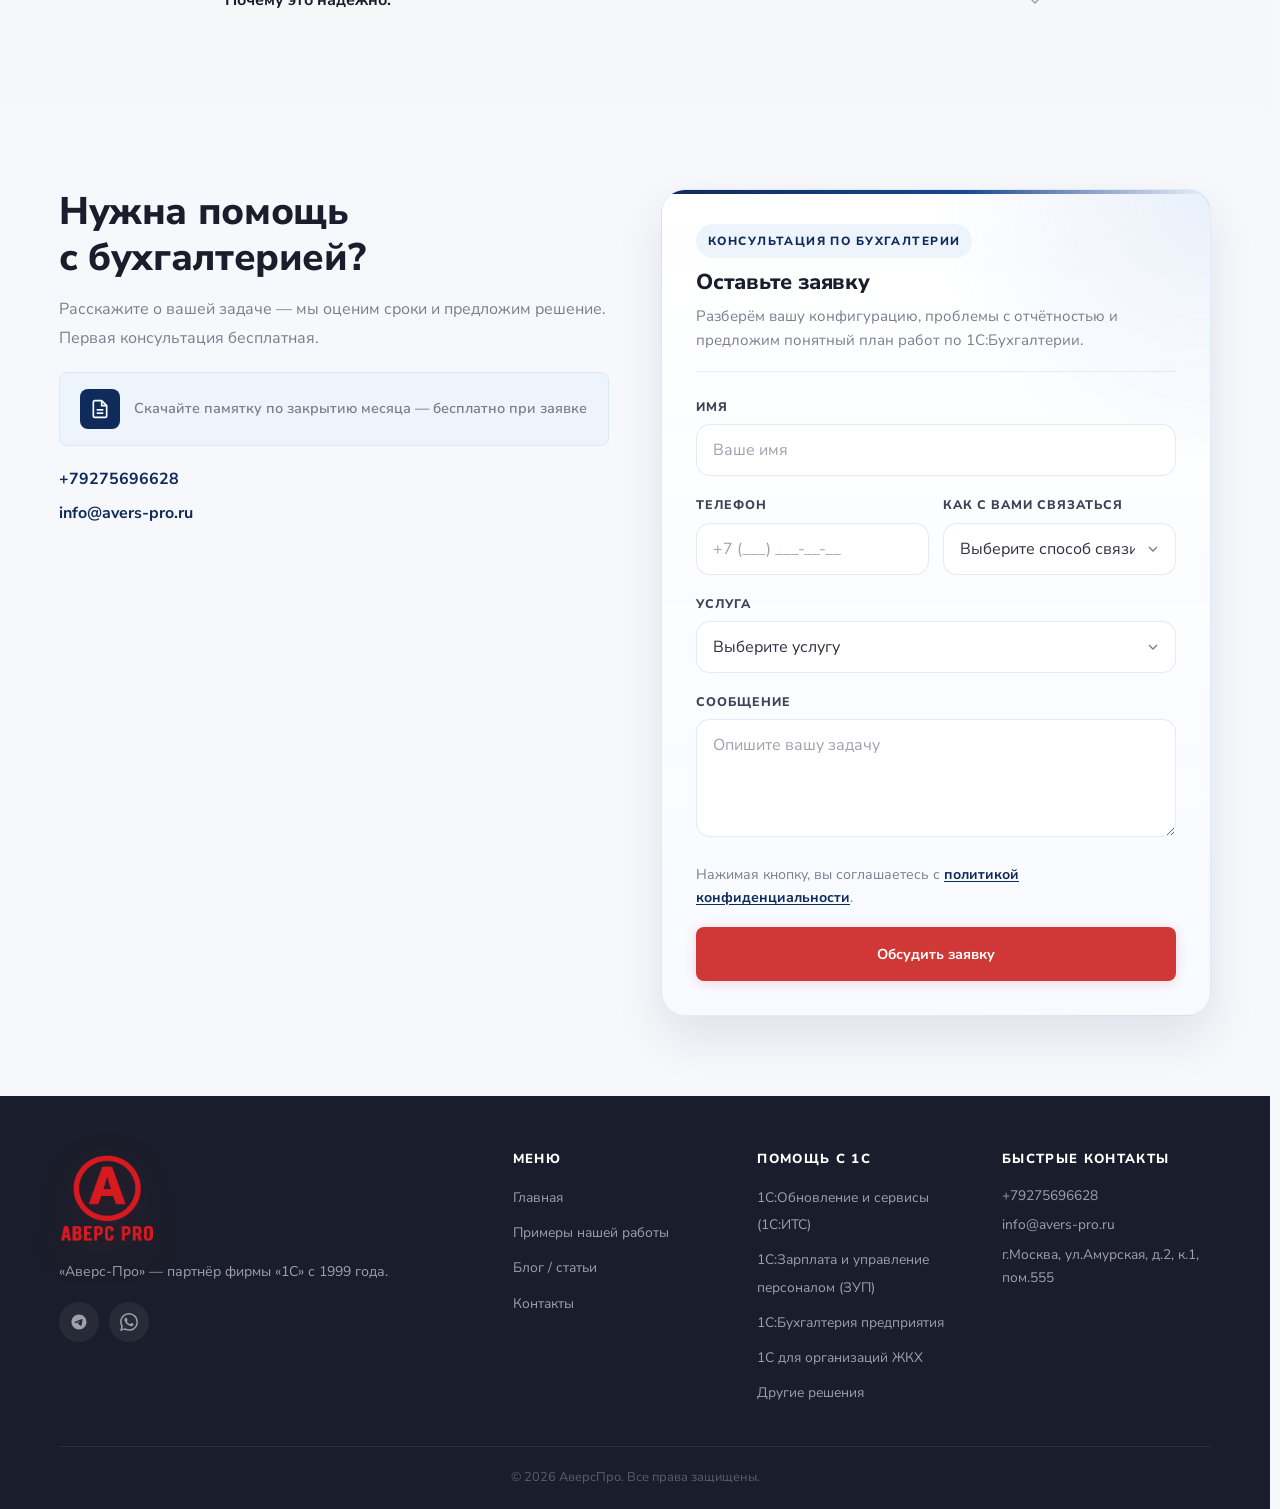
<file: services-buh.html>
<!DOCTYPE html>
<html lang="ru">
<head>
  <meta charset="UTF-8">
  <meta name="viewport" content="width=device-width, initial-scale=1.0">
  <title>1С:Бухгалтерия предприятия — Аверс-Про</title>
  <meta name="description" content="1С:Бухгалтерия предприятия. Поможем и проконсультируем по вопросам учёта, закрытия периода и подготовке отчётности для организаций на ОСНО, УСН, ЕСХН, АУСН.">
  <link rel="shortcut icon" href="images/brand/logo.webp" type="image/x-icon">
  <link rel="preconnect" href="https://fonts.googleapis.com">
  <link rel="preconnect" href="https://fonts.gstatic.com" crossorigin>
  <link href="https://fonts.googleapis.com/css2?family=Nunito+Sans:ital,opsz,wght@0,6..12,300;0,6..12,400;0,6..12,500;0,6..12,600;0,6..12,700;0,6..12,800;1,6..12,400&display=swap" rel="stylesheet">
  <link rel="stylesheet" href="style.css">
</head>
<body>

  <header class="site-header" id="siteHeader">
    <div class="container header-inner">
      <a href="index.html" class="logo" aria-label="Аверс-Про">
        <span class="logo-mark">
          <img src="images/brand/logo.webp" alt="Логотип Аверс-Про" class="logo-image">
        </span>
      </a>
      <nav class="main-nav">
        <ul class="nav-list">
          <li class="nav-item"><a href="index.html" class="nav-link">Главная</a></li>
          <li class="nav-item has-dropdown">
            <a href="#" class="nav-link active">Услуги
              <svg class="nav-dropdown-icon" viewBox="0 0 12 12"><path d="M3 5l3 3 3-3" fill="none" stroke="currentColor" stroke-width="1.5"/></svg>
            </a>
            <div class="nav-dropdown">
              <a href="services-its.html">1С:Обновление и сервисы (1С:ИТС)</a>
              <a href="services-zup.html">1С:Зарплата и управление персоналом (ЗУП)</a>
              <a href="services-buh.html">1С:Бухгалтерия предприятия</a>
              <a href="services-gkh-nko.html">1С для организаций ЖКХ</a>
              <a href="services-other.html">Другие решения</a>
            </div>
          </li>
          <li class="nav-item"><a href="projects.html" class="nav-link">Проекты</a></li>
          <li class="nav-item"><a href="blog.html" class="nav-link">Блог</a></li>
          <li class="nav-item"><a href="contacts.html" class="nav-link">Контакты</a></li>
        </ul>
      </nav>
      <div class="header-right">
        <div class="header-meta">
          <a href="tel:+79275696628" class="header-phone">+79275696628</a>
          <span class="header-city">Москва и МО</span>
        </div>
        <a href="tel:+79275696628" class="btn btn-red btn-sm">Позвонить</a>
      </div>
      <button class="burger" id="burger" aria-label="Меню"><span></span><span></span><span></span></button>
    </div>
  </header>

  <div class="mobile-menu" id="mobileMenu">
    <div class="mobile-menu-inner">
      <ul class="mobile-nav-list">
        <li><a href="index.html" class="mobile-nav-link">Главная</a></li>
        <li>
          <button class="mobile-nav-link mobile-dropdown-toggle">Услуги
            <svg width="14" height="14" viewBox="0 0 12 12" style="margin-left:4px;vertical-align:middle"><path d="M3 5l3 3 3-3" fill="none" stroke="currentColor" stroke-width="1.5"/></svg>
          </button>
          <ul class="mobile-sub-list">
            <li><a href="services-its.html" class="mobile-sub-link">1С:ИТС</a></li>
            <li><a href="services-zup.html" class="mobile-sub-link">1С:ЗУП</a></li>
            <li><a href="services-buh.html" class="mobile-sub-link active">1С:Бухгалтерия предприятия</a></li>
            <li><a href="services-gkh-nko.html" class="mobile-sub-link">1С для организаций ЖКХ</a></li>
            <li><a href="services-other.html" class="mobile-sub-link">Другие решения</a></li>
          </ul>
        </li>
        <li><a href="projects.html" class="mobile-nav-link">Проекты</a></li>
        <li><a href="blog.html" class="mobile-nav-link">Блог</a></li>
        <li><a href="contacts.html" class="mobile-nav-link">Контакты</a></li>
      </ul>
      <a href="tel:+79275696628" class="mobile-phone">+79275696628</a>
      <span class="mobile-city">Москва и МО</span>
      <a href="tel:+79275696628" class="btn btn-red mobile-cta">Позвонить</a>
    </div>
  </div>

  <main>

    <section class="page-hero">
      <div class="container">
        <p class="page-hero-label">Помощь с 1С</p>
        <h1 class="page-hero-title">1С:Бухгалтерия предприятия</h1>
        <p class="page-hero-subtitle">Поможем и проконсультируем по вопросам учёта, закрытия периода и подготовке отчётности для организаций на ОСНО, УСН, ЕСХН, АУСН.</p>
      </div>
    </section>

    <section class="section">
      <div class="container">
        <div class="svc-detail-header">
          <div class="svc-detail-icon">
            <svg width="28" height="28" viewBox="0 0 48 48" fill="none" stroke="currentColor" stroke-width="1.8"><rect x="8" y="6" width="32" height="36" rx="3"/><path d="M16 14h16M16 20h16M16 26h10"/><circle cx="32" cy="32" r="6"/><path d="M32 29v3l2 1"/></svg>
          </div>
          <div>
            <h2 class="svc-detail-title">Какие задачи решаем:</h2>
            <p class="svc-detail-lead">Мы наводим порядок в учёте вашей организации, чтобы закрытие периода перестало быть стрессом.</p>
          </div>
        </div>
        <div class="svc-detail-banner">
          <img src="images/services/photo-banner-buh.webp" alt="1С:Бухгалтерия предприятия" loading="lazy" decoding="async">
          <div class="svc-detail-banner-note">Для ИП и ООО, на УСН, ОСН, ЕСХН, АУСН.</div>
        </div>
        <div class="svc-stats">
          <div class="svc-stat">
            <span class="svc-stat-num">400+</span>
            <span class="svc-stat-label">организаций и ИП на обслуживании</span>
          </div>
          <div class="svc-stat">
            <span class="svc-stat-num">2500+ тыс.</span>
            <span class="svc-stat-label">сэкомленного времени клиентов</span>
          </div>
          <div class="svc-stat">
            <span class="svc-stat-num">с 1999г.</span>
            <span class="svc-stat-label">опыт работы с 1С:Бухгалтерией</span>
          </div>
        </div>
      </div>
    </section>

    <section class="section section-alt">
      <div class="container">
        <div class="section-header">
          <h2 class="section-title">Что вы получите:</h2>
        </div>
        <div class="svc-accordions">
          <div class="accordion" data-accordion>
            <button class="accordion-trigger" data-accordion-trigger>
              Какие задачи решаем
              <svg class="accordion-icon" width="20" height="20" viewBox="0 0 20 20" fill="none"><path d="M5 8l5 5 5-5" stroke="currentColor" stroke-width="1.5"/></svg>
            </button>
            <div class="accordion-content" data-accordion-content>
              <ul class="svc-list">
                <li>Настраиваем раздельный учёт НДС (льготы, экспорт, импорт), налоговый и бухгалтерский учет (ПБУ 18 и пр.), учёт операций в валюте, корректировка курсовых разниц, лизинг, исключая ошибки в декларациях.</li>
                <li>Корректируем взаиморасчёты с контрагентами, чтобы баланс отражал реальное положение дел.</li>
                <li>Настраиваем резервы по сомнительным долгам.</li>
                <li>Корректируем ошибки прошлых лет по правилам бухучёта, приводя базу в соответствие с требованиями.</li>
                <li>Готовим пояснения к бухгалтерскому балансу и ответы на требования налоговой.</li>
              </ul>
            </div>
          </div>
          <div class="accordion" data-accordion>
            <button class="accordion-trigger" data-accordion-trigger>
              Что вы получите
              <svg class="accordion-icon" width="20" height="20" viewBox="0 0 20 20" fill="none"><path d="M5 8l5 5 5-5" stroke="currentColor" stroke-width="1.5"/></svg>
            </button>
            <div class="accordion-content" data-accordion-content>
              <p>Ваша бухгалтерия будет работать как часы, экономя время и нервы:</p>
              <ul class="svc-list svc-list-check">
                <li>Чистое закрытие: месяц закрывается без ошибок и расхождений с первого раза.</li>
                <li>Автоматизация: книги покупок/продаж, КУДиР, баланс, декларации по НДС/Прибыли/УСН заполняются сами.</li>
                <li>Экономия времени до 50 часов в месяц, которые раньше тратили на поиск расхождений.</li>
                <li>Спокойствие: количество требований от контролирующих органов снижается до 80%.</li>
              </ul>
            </div>
          </div>
          <div class="accordion" data-accordion>
            <button class="accordion-trigger" data-accordion-trigger>
              Почему это надёжно:
              <svg class="accordion-icon" width="20" height="20" viewBox="0 0 20 20" fill="none"><path d="M5 8l5 5 5-5" stroke="currentColor" stroke-width="1.5"/></svg>
            </button>
            <div class="accordion-content" data-accordion-content>
              <ul class="svc-list svc-list-check">
                <li>Опыт работы с 1С:Бухгалтерией с 1999г.</li>
                <li>На обслуживании 400+ организаций, включая муниципальные предприятия и организации групп компаний.</li>
                <li>В штате — специалисты по налогам и бухучёту с опытом главного бухгалтера.</li>
              </ul>
              <p style="margin-top:18px;">Для ИП и ООО, на УСН, на ОСН, ЕСХН, АУСН.</p>
            </div>
          </div>
        </div>
      </div>
    </section>

    <section class="section">
      <div class="container">
        <div class="svc-form-grid">
          <div class="svc-form-info">
            <h2>Нужна помощь с&nbsp;бухгалтерией?</h2>
            <p>Расскажите о вашей задаче — мы оценим сроки и&nbsp;предложим решение. Первая консультация бесплатная.</p>
            <div class="lead-magnet">
              <div class="lead-magnet-icon">
                <svg width="20" height="20" viewBox="0 0 24 24" fill="none" stroke="currentColor" stroke-width="2"><path d="M14 2H6a2 2 0 0 0-2 2v16a2 2 0 0 0 2 2h12a2 2 0 0 0 2-2V8z"/><polyline points="14 2 14 8 20 8"/><line x1="16" y1="13" x2="8" y2="13"/><line x1="16" y1="17" x2="8" y2="17"/></svg>
              </div>
              <p>Скачайте памятку по закрытию месяца — бесплатно при заявке</p>
            </div>
            <div class="svc-form-contacts">
              <a href="tel:+79275696628">+79275696628</a>
              <a href="mailto:info@avers-pro.ru">info@avers-pro.ru</a>
            </div>
          </div>
          <form class="form-card" data-form data-lead-magnet>
            <div class="form-card-header">
              <span class="form-card-kicker">Консультация по бухгалтерии</span>
              <h3>Оставьте заявку</h3>
              <p>Разберём вашу конфигурацию, проблемы с отчётностью и предложим понятный план работ по 1С:Бухгалтерии.</p>
            </div>
            <div class="form-group">
              <label for="buh-name">Имя</label>
              <input type="text" id="buh-name" name="name" required placeholder="Ваше имя">
            </div>
            <div class="form-row">
              <div class="form-group">
                <label for="buh-phone">Телефон</label>
                <input type="tel" id="buh-phone" name="phone" required placeholder="+7 (___) ___-__-__">
              </div>
              <div class="form-group">
                <label for="buh-contact-method">Как с вами связаться</label>
                <select id="buh-contact-method" name="contact_method" required>
                  <option value="">Выберите способ связи</option>
                  <option value="call">Позвонить</option>
                  <option value="max">Написать в MAX</option>
                  <option value="telegram">Написать в Telegram</option>
                </select>
              </div>
            </div>
            <div class="form-group">
              <label for="buh-service">Услуга</label>
              <select id="buh-service" name="service">
                <option value="">Выберите услугу</option>
                <option value="its">1С:ИТС</option>
                <option value="zup">1С:ЗУП</option>
                <option value="buh">1С:Бухгалтерия</option>
                <option value="gkh">ЖКХ</option>
                <option value="merge">Объединение баз</option>
                <option value="other">Другое</option>
              </select>
            </div>
            <div class="form-group">
              <label for="buh-message">Сообщение</label>
              <textarea id="buh-message" name="message" rows="4" placeholder="Опишите вашу задачу"></textarea>
            </div>
            <p class="form-note">Нажимая кнопку, вы соглашаетесь с <a href="privacy-policy.html">политикой конфиденциальности</a>.</p>
            <button type="submit" class="btn btn-red btn-full">Обсудить заявку</button>
          </form>
        </div>
      </div>
    </section>

  </main>

  <footer class="site-footer">
    <div class="container">
      <div class="footer-grid">
        <div>
          <div class="footer-logo">
            <span class="logo-mark">
              <img src="images/brand/logo.webp" alt="Логотип Аверс-Про" class="logo-image">
            </span>
          </div>
          <p class="footer-desc">«Аверс-Про» — партнёр фирмы «1С» с 1999 года.</p>
          <div class="footer-socials">
            <a href="#" class="footer-social" aria-label="Telegram">
              <svg width="18" height="18" viewBox="0 0 24 24" fill="currentColor"><path d="M12 2C6.48 2 2 6.48 2 12s4.48 10 10 10 10-4.48 10-10S17.52 2 12 2zm4.64 6.8c-.15 1.58-.8 5.42-1.13 7.19-.14.75-.42 1-.68 1.03-.58.05-1.02-.38-1.58-.75-.88-.58-1.38-.94-2.23-1.5-.99-.65-.35-1.01.22-1.59.15-.15 2.71-2.48 2.76-2.69a.2.2 0 00-.05-.18c-.06-.05-.14-.03-.21-.02-.09.02-1.49.95-4.22 2.79-.4.27-.76.41-1.08.4-.36-.01-1.04-.2-1.55-.37-.63-.2-1.12-.31-1.08-.66.02-.18.27-.36.74-.55 2.92-1.27 4.86-2.11 5.83-2.51 2.78-1.16 3.35-1.36 3.73-1.36.08 0 .27.02.39.12.1.08.13.19.14.27-.01.06.01.24 0 .38z"/></svg>
            </a>
            <a href="#" class="footer-social" aria-label="WhatsApp">
              <svg width="18" height="18" viewBox="0 0 24 24" fill="currentColor"><path d="M17.472 14.382c-.297-.149-1.758-.867-2.03-.967-.273-.099-.471-.148-.67.15-.197.297-.767.966-.94 1.164-.173.199-.347.223-.644.075-.297-.15-1.255-.463-2.39-1.475-.883-.788-1.48-1.761-1.653-2.059-.173-.297-.018-.458.13-.606.134-.133.298-.347.446-.52.149-.174.198-.298.298-.497.099-.198.05-.371-.025-.52-.075-.149-.669-1.612-.916-2.207-.242-.579-.487-.5-.669-.51-.173-.008-.371-.01-.57-.01-.198 0-.52.074-.792.372-.272.297-1.04 1.016-1.04 2.479 0 1.462 1.065 2.875 1.213 3.074.149.198 2.096 3.2 5.077 4.487.709.306 1.262.489 1.694.625.712.227 1.36.195 1.871.118.571-.085 1.758-.719 2.006-1.413.248-.694.248-1.289.173-1.413-.074-.124-.272-.198-.57-.347m-5.421 7.403h-.004a9.87 9.87 0 01-5.031-1.378l-.361-.214-3.741.982.998-3.648-.235-.374a9.86 9.86 0 01-1.51-5.26c.001-5.45 4.436-9.884 9.888-9.884 2.64 0 5.122 1.03 6.988 2.898a9.825 9.825 0 012.893 6.994c-.003 5.45-4.437 9.884-9.885 9.884m8.413-18.297A11.815 11.815 0 0012.05 0C5.495 0 .16 5.335.157 11.892c0 2.096.547 4.142 1.588 5.945L.057 24l6.305-1.654a11.882 11.882 0 005.683 1.448h.005c6.554 0 11.89-5.335 11.893-11.893a11.821 11.821 0 00-3.48-8.413z"/></svg>
            </a>
          </div>
        </div>
        <div class="footer-nav">
          <h4 class="footer-heading">Меню</h4>
          <ul>
            <li><a href="index.html">Главная</a></li>
            <li><a href="projects.html">Примеры нашей работы</a></li>
            <li><a href="blog.html">Блог / статьи</a></li>
            <li><a href="contacts.html">Контакты</a></li>
          </ul>
        </div>
        <div class="footer-services">
          <h4 class="footer-heading">Помощь с 1С</h4>
          <ul>
            <li><a href="services-its.html">1С:Обновление и сервисы (1С:ИТС)</a></li>
            <li><a href="services-zup.html">1С:Зарплата и управление персоналом (ЗУП)</a></li>
            <li><a href="services-buh.html">1С:Бухгалтерия предприятия</a></li>
            <li><a href="services-gkh-nko.html">1С для организаций ЖКХ</a></li>
            <li><a href="services-other.html">Другие решения</a></li>
          </ul>
        </div>
        <div class="footer-contacts">
          <h4 class="footer-heading">Быстрые контакты</h4>
          <p><a href="tel:+79275696628">+79275696628</a></p>
          <p><a href="mailto:info@avers-pro.ru">info@avers-pro.ru</a></p>
          <p>г.Москва, ул.Амурская, д.2, к.1, пом.555</p>
        </div>
      </div>
      <div class="footer-bottom">
        <p>&copy; 2026 АверсПро. Все права защищены.</p>
      </div>
    </div>
  </footer>

  <script src="script.js"></script>
</body>
</html>
</file>
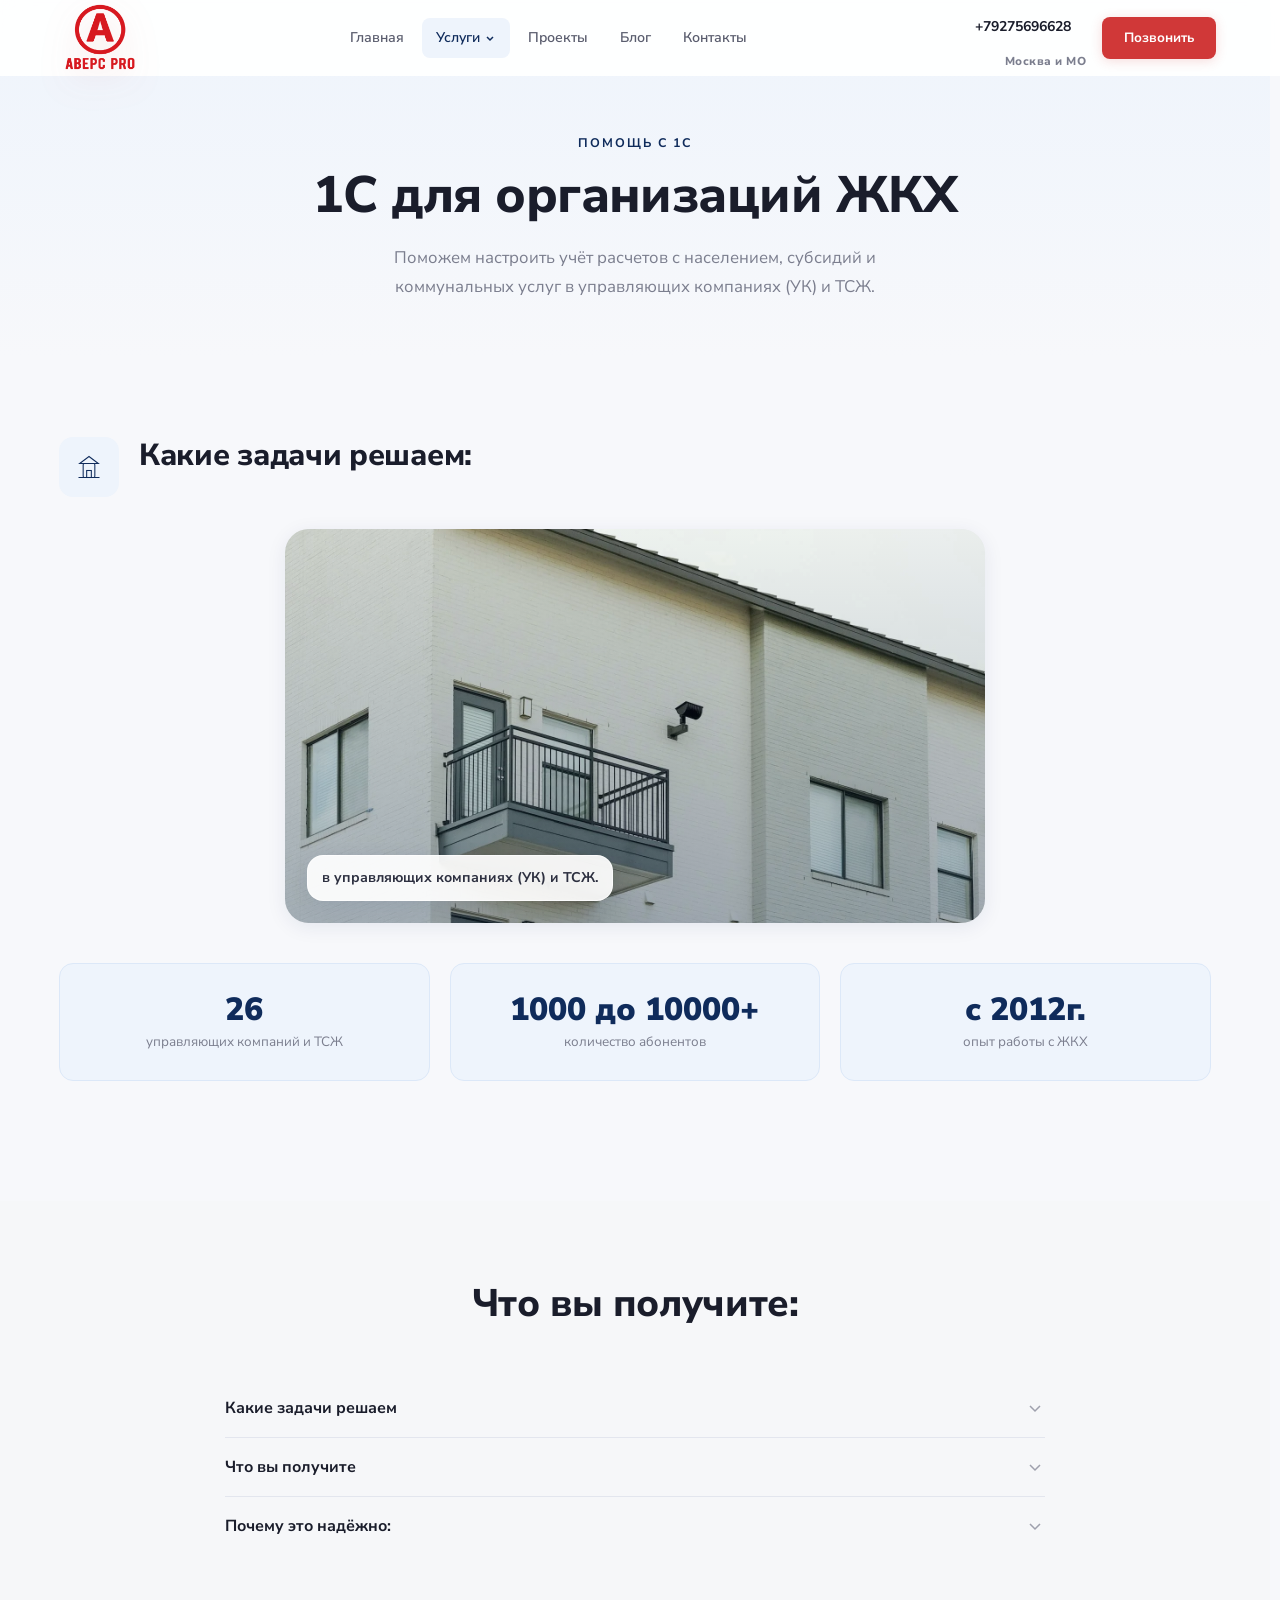
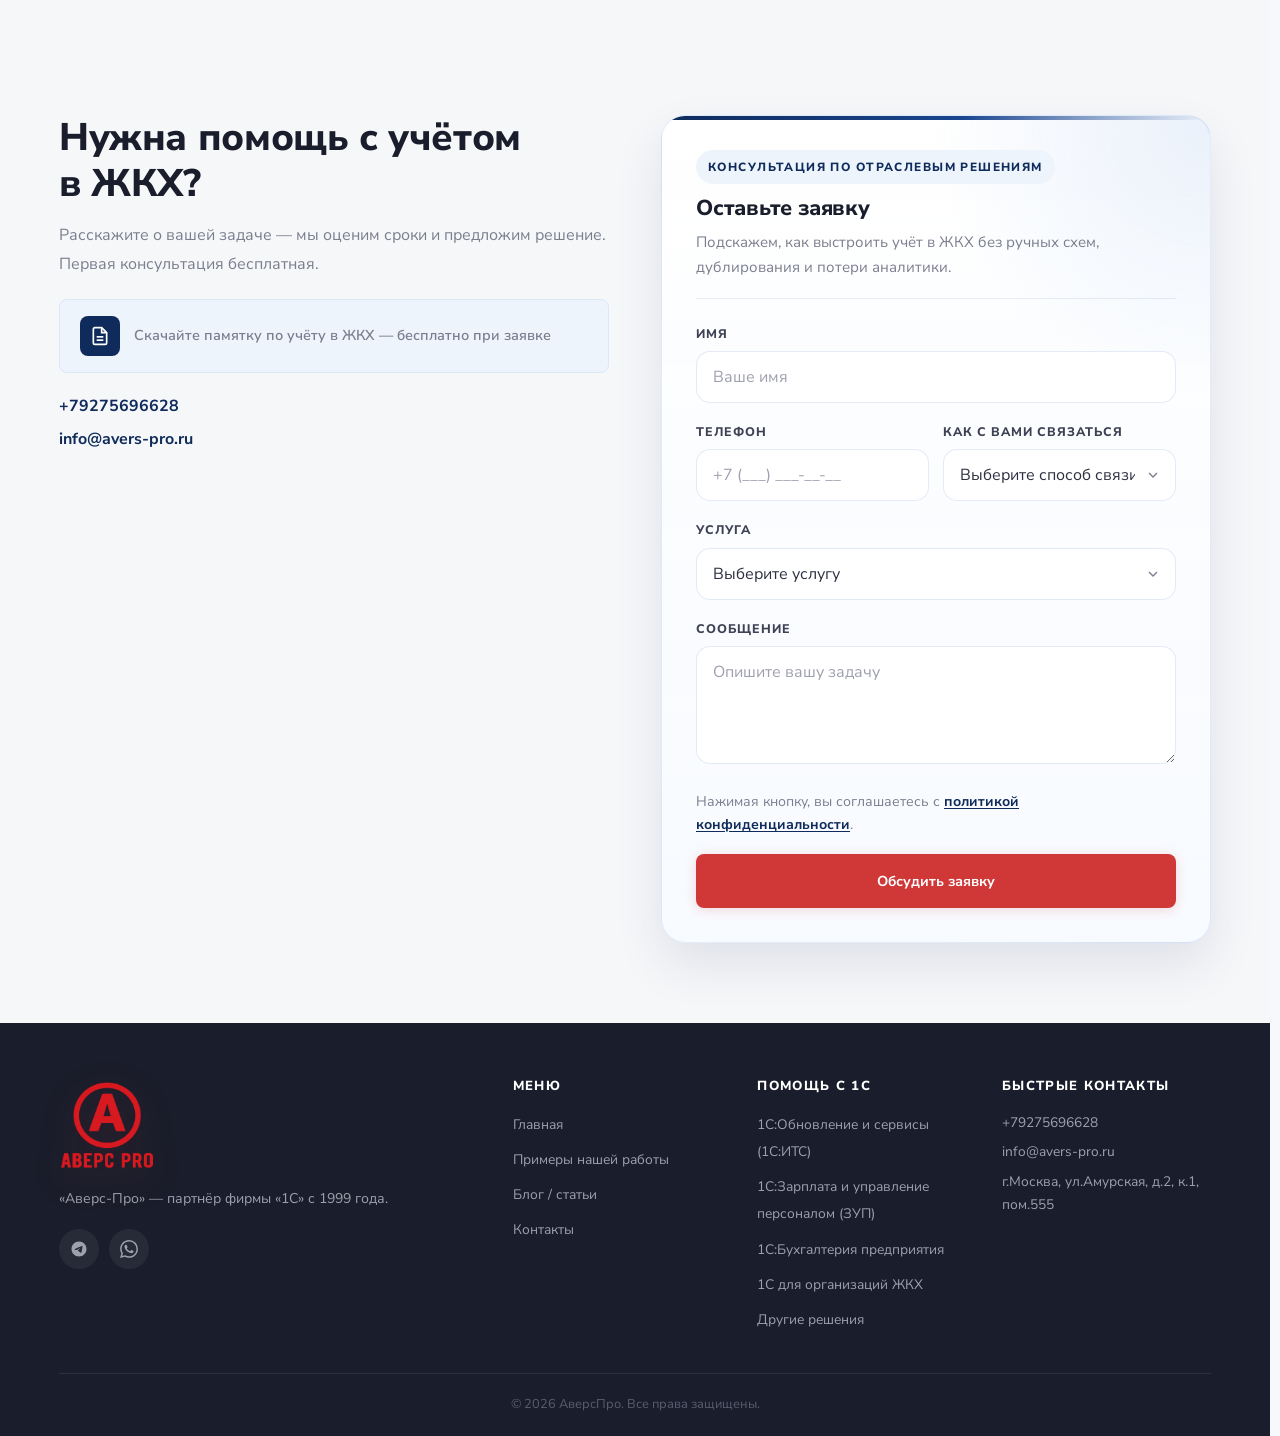
<file: services-gkh-nko.html>
<!DOCTYPE html>
<html lang="ru">
<head>
  <meta charset="UTF-8">
  <meta name="viewport" content="width=device-width, initial-scale=1.0">
  <title>1С для организаций ЖКХ — Аверс-Про</title>
  <meta name="description" content="1С для организаций ЖКХ. Поможем настроить учёт расчетов с населением, субсидий и коммунальных услуг в управляющих компаниях (УК) и ТСЖ.">
  <link rel="shortcut icon" href="images/brand/logo.webp" type="image/x-icon">
  <link rel="preconnect" href="https://fonts.googleapis.com">
  <link rel="preconnect" href="https://fonts.gstatic.com" crossorigin>
  <link href="https://fonts.googleapis.com/css2?family=Nunito+Sans:ital,opsz,wght@0,6..12,300;0,6..12,400;0,6..12,500;0,6..12,600;0,6..12,700;0,6..12,800;1,6..12,400&display=swap" rel="stylesheet">
  <link rel="stylesheet" href="style.css">
</head>
<body>

  <header class="site-header" id="siteHeader">
    <div class="container header-inner">
      <a href="index.html" class="logo" aria-label="Аверс-Про">
        <span class="logo-mark">
          <img src="images/brand/logo.webp" alt="Логотип Аверс-Про" class="logo-image">
        </span>
      </a>
      <nav class="main-nav">
        <ul class="nav-list">
          <li class="nav-item"><a href="index.html" class="nav-link">Главная</a></li>
          <li class="nav-item has-dropdown">
            <a href="#" class="nav-link active">Услуги
              <svg class="nav-dropdown-icon" viewBox="0 0 12 12"><path d="M3 5l3 3 3-3" fill="none" stroke="currentColor" stroke-width="1.5"/></svg>
            </a>
            <div class="nav-dropdown">
              <a href="services-its.html">1С:Обновление и сервисы (1С:ИТС)</a>
              <a href="services-zup.html">1С:Зарплата и управление персоналом (ЗУП)</a>
              <a href="services-buh.html">1С:Бухгалтерия предприятия</a>
              <a href="services-gkh-nko.html">1С для организаций ЖКХ</a>
              <a href="services-other.html">Другие решения</a>
            </div>
          </li>
          <li class="nav-item"><a href="projects.html" class="nav-link">Проекты</a></li>
          <li class="nav-item"><a href="blog.html" class="nav-link">Блог</a></li>
          <li class="nav-item"><a href="contacts.html" class="nav-link">Контакты</a></li>
        </ul>
      </nav>
      <div class="header-right">
        <div class="header-meta">
          <a href="tel:+79275696628" class="header-phone">+79275696628</a>
          <span class="header-city">Москва и МО</span>
        </div>
        <a href="tel:+79275696628" class="btn btn-red btn-sm">Позвонить</a>
      </div>
      <button class="burger" id="burger" aria-label="Меню"><span></span><span></span><span></span></button>
    </div>
  </header>

  <div class="mobile-menu" id="mobileMenu">
    <div class="mobile-menu-inner">
      <ul class="mobile-nav-list">
        <li><a href="index.html" class="mobile-nav-link">Главная</a></li>
        <li>
          <button class="mobile-nav-link mobile-dropdown-toggle">Услуги
            <svg width="14" height="14" viewBox="0 0 12 12" style="margin-left:4px;vertical-align:middle"><path d="M3 5l3 3 3-3" fill="none" stroke="currentColor" stroke-width="1.5"/></svg>
          </button>
          <ul class="mobile-sub-list">
            <li><a href="services-its.html" class="mobile-sub-link">1С:ИТС</a></li>
            <li><a href="services-zup.html" class="mobile-sub-link">1С:ЗУП</a></li>
            <li><a href="services-buh.html" class="mobile-sub-link">1С:Бухгалтерия предприятия</a></li>
            <li><a href="services-gkh-nko.html" class="mobile-sub-link active">1С для организаций ЖКХ</a></li>
            <li><a href="services-other.html" class="mobile-sub-link">Другие решения</a></li>
          </ul>
        </li>
        <li><a href="projects.html" class="mobile-nav-link">Проекты</a></li>
        <li><a href="blog.html" class="mobile-nav-link">Блог</a></li>
        <li><a href="contacts.html" class="mobile-nav-link">Контакты</a></li>
      </ul>
      <a href="tel:+79275696628" class="mobile-phone">+79275696628</a>
      <span class="mobile-city">Москва и МО</span>
      <a href="tel:+79275696628" class="btn btn-red mobile-cta">Позвонить</a>
    </div>
  </div>

  <main>

    <section class="page-hero">
      <div class="container">
        <p class="page-hero-label">Помощь с 1С</p>
        <h1 class="page-hero-title">1С для организаций ЖКХ</h1>
        <p class="page-hero-subtitle">Поможем настроить учёт расчетов с населением, субсидий и коммунальных услуг в управляющих компаниях (УК) и ТСЖ.</p>
      </div>
    </section>

    <section class="section">
      <div class="container">
        <div class="svc-detail-header">
          <div class="svc-detail-icon">
            <svg width="28" height="28" viewBox="0 0 48 48" fill="none" stroke="currentColor" stroke-width="1.8"><path d="M6 42h36"/><rect x="14" y="18" width="20" height="24" rx="2"/><path d="M24 6l-16 12h32L24 6z"/><rect x="20" y="30" width="8" height="12"/></svg>
          </div>
          <div>
            <h2 class="svc-detail-title">Какие задачи решаем:</h2>

          </div>
        </div>
        <div class="svc-detail-banner">
          <img src="images/services/photo-banner-gkh.webp" alt="1С для организаций ЖКХ" loading="lazy" decoding="async">
          <div class="svc-detail-banner-note">в управляющих компаниях (УК) и ТСЖ.</div>
        </div>
        <div class="svc-stats">
          <div class="svc-stat">
            <span class="svc-stat-num">26</span>
            <span class="svc-stat-label">управляющих компаний и ТСЖ</span>
          </div>
          <div class="svc-stat">
            <span class="svc-stat-num">1000 до 10000+</span>
            <span class="svc-stat-label">количество абонентов</span>
          </div>
          <div class="svc-stat">
            <span class="svc-stat-num">с 2012г.</span>
            <span class="svc-stat-label">опыт работы с ЖКХ</span>
          </div>
        </div>
      </div>
    </section>

    <section class="section section-alt">
      <div class="container">
        <div class="section-header">
          <h2 class="section-title">Что вы получите:</h2>
        </div>
        <div class="svc-accordions">
          <div class="accordion" data-accordion>
            <button class="accordion-trigger" data-accordion-trigger>
              Какие задачи решаем
              <svg class="accordion-icon" width="20" height="20" viewBox="0 0 20 20" fill="none"><path d="M5 8l5 5 5-5" stroke="currentColor" stroke-width="1.5"/></svg>
            </button>
            <div class="accordion-content" data-accordion-content>
              <ul class="svc-list">
                <li>Настраиваем лицевые счета, зависимые услуги, двухкомпонентные тарифы, загрузки оплат, индивидуальные формы квитанций.</li>
                <li>Научим корректировать взаиморасчёты по пересорту между физлицами и поставщиками ресурсов.</li>
                <li>Покажем, как формировать отчёты по начислениям, оплатам и задолженностям (в том числе для ресурсоснабжающих организаций).</li>
                <li>Отделим ЖКХ от бухгалтерского учета, либо настроим корректный обмен.</li>
              </ul>
            </div>
          </div>
          <div class="accordion" data-accordion>
            <button class="accordion-trigger" data-accordion-trigger>
              Что вы получите
              <svg class="accordion-icon" width="20" height="20" viewBox="0 0 20 20" fill="none"><path d="M5 8l5 5 5-5" stroke="currentColor" stroke-width="1.5"/></svg>
            </button>
            <div class="accordion-content" data-accordion-content>
              <p>Вам легче будет защищать тарифы в службе по тарифам и соблюдать требования жилищного кодекса за счет:</p>
              <ul class="svc-list svc-list-check">
                <li>Снижения времени на формирование квитанций и отчётов в 2 раза.</li>
                <li>Исключения ошибок при начислениях и оплатах, передаче данных.</li>
                <li>Настройки прозрачного учёта задолженности населения и расчётов с поставщиками.</li>
              </ul>
            </div>
          </div>
          <div class="accordion" data-accordion>
            <button class="accordion-trigger" data-accordion-trigger>
              Почему это надёжно:
              <svg class="accordion-icon" width="20" height="20" viewBox="0 0 20 20" fill="none"><path d="M5 8l5 5 5-5" stroke="currentColor" stroke-width="1.5"/></svg>
            </button>
            <div class="accordion-content" data-accordion-content>
              <ul class="svc-list svc-list-check">
                <li>Опыт работы с ЖКХ с 2012г.</li>
                <li>На обслуживании 26 управляющих компаний и ТСЖ. С количеством абонентов от 1000 до 10000+</li>
                <li>В штате — специалисты, знакомые с отраслевой спецификой и требованиями ресурсоснабжающих организаций и опытом работы с Службой по тарифам.</li>
              </ul>
            </div>
          </div>
        </div>
      </div>
    </section>

    <section class="section section-alt">
      <div class="container">
        <div class="svc-form-grid">
          <div class="svc-form-info">
            <h2>Нужна помощь с&nbsp;учётом в&nbsp;ЖКХ?</h2>
            <p>Расскажите о вашей задаче — мы оценим сроки и&nbsp;предложим решение. Первая консультация бесплатная.</p>
            <div class="lead-magnet">
              <div class="lead-magnet-icon">
                <svg width="20" height="20" viewBox="0 0 24 24" fill="none" stroke="currentColor" stroke-width="2"><path d="M14 2H6a2 2 0 0 0-2 2v16a2 2 0 0 0 2 2h12a2 2 0 0 0 2-2V8z"/><polyline points="14 2 14 8 20 8"/><line x1="16" y1="13" x2="8" y2="13"/><line x1="16" y1="17" x2="8" y2="17"/></svg>
              </div>
              <p>Скачайте памятку по учёту в ЖКХ — бесплатно при заявке</p>
            </div>
            <div class="svc-form-contacts">
              <a href="tel:+79275696628">+79275696628</a>
              <a href="mailto:info@avers-pro.ru">info@avers-pro.ru</a>
            </div>
          </div>
          <form class="form-card" data-form data-lead-magnet>
            <div class="form-card-header">
              <span class="form-card-kicker">Консультация по отраслевым решениям</span>
              <h3>Оставьте заявку</h3>
              <p>Подскажем, как выстроить учёт в ЖКХ без ручных схем, дублирования и потери аналитики.</p>
            </div>
            <div class="form-group">
              <label for="gkh-name">Имя</label>
              <input type="text" id="gkh-name" name="name" required placeholder="Ваше имя">
            </div>
            <div class="form-row">
              <div class="form-group">
                <label for="gkh-phone">Телефон</label>
                <input type="tel" id="gkh-phone" name="phone" required placeholder="+7 (___) ___-__-__">
              </div>
              <div class="form-group">
                <label for="gkh-contact-method">Как с вами связаться</label>
                <select id="gkh-contact-method" name="contact_method" required>
                  <option value="">Выберите способ связи</option>
                  <option value="call">Позвонить</option>
                  <option value="max">Написать в MAX</option>
                  <option value="telegram">Написать в Telegram</option>
                </select>
              </div>
            </div>
            <div class="form-group">
              <label for="gkh-service">Услуга</label>
              <select id="gkh-service" name="service">
                <option value="">Выберите услугу</option>
                <option value="its">1С:ИТС</option>
                <option value="zup">1С:ЗУП</option>
                <option value="buh">1С:Бухгалтерия</option>
                <option value="gkh">ЖКХ</option>
                <option value="merge">Объединение баз</option>
                <option value="other">Другое</option>
              </select>
            </div>
            <div class="form-group">
              <label for="gkh-message">Сообщение</label>
              <textarea id="gkh-message" name="message" rows="4" placeholder="Опишите вашу задачу"></textarea>
            </div>
            <p class="form-note">Нажимая кнопку, вы соглашаетесь с <a href="privacy-policy.html">политикой конфиденциальности</a>.</p>
            <button type="submit" class="btn btn-red btn-full">Обсудить заявку</button>
          </form>
        </div>
      </div>
    </section>

  </main>

  <footer class="site-footer">
    <div class="container">
      <div class="footer-grid">
        <div>
          <div class="footer-logo">
            <span class="logo-mark">
              <img src="images/brand/logo.webp" alt="Логотип Аверс-Про" class="logo-image">
            </span>
          </div>
          <p class="footer-desc">«Аверс-Про» — партнёр фирмы «1С» с 1999 года.</p>
          <div class="footer-socials">
            <a href="#" class="footer-social" aria-label="Telegram">
              <svg width="18" height="18" viewBox="0 0 24 24" fill="currentColor"><path d="M12 2C6.48 2 2 6.48 2 12s4.48 10 10 10 10-4.48 10-10S17.52 2 12 2zm4.64 6.8c-.15 1.58-.8 5.42-1.13 7.19-.14.75-.42 1-.68 1.03-.58.05-1.02-.38-1.58-.75-.88-.58-1.38-.94-2.23-1.5-.99-.65-.35-1.01.22-1.59.15-.15 2.71-2.48 2.76-2.69a.2.2 0 00-.05-.18c-.06-.05-.14-.03-.21-.02-.09.02-1.49.95-4.22 2.79-.4.27-.76.41-1.08.4-.36-.01-1.04-.2-1.55-.37-.63-.2-1.12-.31-1.08-.66.02-.18.27-.36.74-.55 2.92-1.27 4.86-2.11 5.83-2.51 2.78-1.16 3.35-1.36 3.73-1.36.08 0 .27.02.39.12.1.08.13.19.14.27-.01.06.01.24 0 .38z"/></svg>
            </a>
            <a href="#" class="footer-social" aria-label="WhatsApp">
              <svg width="18" height="18" viewBox="0 0 24 24" fill="currentColor"><path d="M17.472 14.382c-.297-.149-1.758-.867-2.03-.967-.273-.099-.471-.148-.67.15-.197.297-.767.966-.94 1.164-.173.199-.347.223-.644.075-.297-.15-1.255-.463-2.39-1.475-.883-.788-1.48-1.761-1.653-2.059-.173-.297-.018-.458.13-.606.134-.133.298-.347.446-.52.149-.174.198-.298.298-.497.099-.198.05-.371-.025-.52-.075-.149-.669-1.612-.916-2.207-.242-.579-.487-.5-.669-.51-.173-.008-.371-.01-.57-.01-.198 0-.52.074-.792.372-.272.297-1.04 1.016-1.04 2.479 0 1.462 1.065 2.875 1.213 3.074.149.198 2.096 3.2 5.077 4.487.709.306 1.262.489 1.694.625.712.227 1.36.195 1.871.118.571-.085 1.758-.719 2.006-1.413.248-.694.248-1.289.173-1.413-.074-.124-.272-.198-.57-.347m-5.421 7.403h-.004a9.87 9.87 0 01-5.031-1.378l-.361-.214-3.741.982.998-3.648-.235-.374a9.86 9.86 0 01-1.51-5.26c.001-5.45 4.436-9.884 9.888-9.884 2.64 0 5.122 1.03 6.988 2.898a9.825 9.825 0 012.893 6.994c-.003 5.45-4.437 9.884-9.885 9.884m8.413-18.297A11.815 11.815 0 0012.05 0C5.495 0 .16 5.335.157 11.892c0 2.096.547 4.142 1.588 5.945L.057 24l6.305-1.654a11.882 11.882 0 005.683 1.448h.005c6.554 0 11.89-5.335 11.893-11.893a11.821 11.821 0 00-3.48-8.413z"/></svg>
            </a>
          </div>
        </div>
        <div class="footer-nav">
          <h4 class="footer-heading">Меню</h4>
          <ul>
            <li><a href="index.html">Главная</a></li>
            <li><a href="projects.html">Примеры нашей работы</a></li>
            <li><a href="blog.html">Блог / статьи</a></li>
            <li><a href="contacts.html">Контакты</a></li>
          </ul>
        </div>
        <div class="footer-services">
          <h4 class="footer-heading">Помощь с 1С</h4>
          <ul>
            <li><a href="services-its.html">1С:Обновление и сервисы (1С:ИТС)</a></li>
            <li><a href="services-zup.html">1С:Зарплата и управление персоналом (ЗУП)</a></li>
            <li><a href="services-buh.html">1С:Бухгалтерия предприятия</a></li>
            <li><a href="services-gkh-nko.html">1С для организаций ЖКХ</a></li>
            <li><a href="services-other.html">Другие решения</a></li>
          </ul>
        </div>
        <div class="footer-contacts">
          <h4 class="footer-heading">Быстрые контакты</h4>
          <p><a href="tel:+79275696628">+79275696628</a></p>
          <p><a href="mailto:info@avers-pro.ru">info@avers-pro.ru</a></p>
          <p>г.Москва, ул.Амурская, д.2, к.1, пом.555</p>
        </div>
      </div>
      <div class="footer-bottom">
        <p>&copy; 2026 АверсПро. Все права защищены.</p>
      </div>
    </div>
  </footer>

  <script src="script.js"></script>
</body>
</html>
</file>
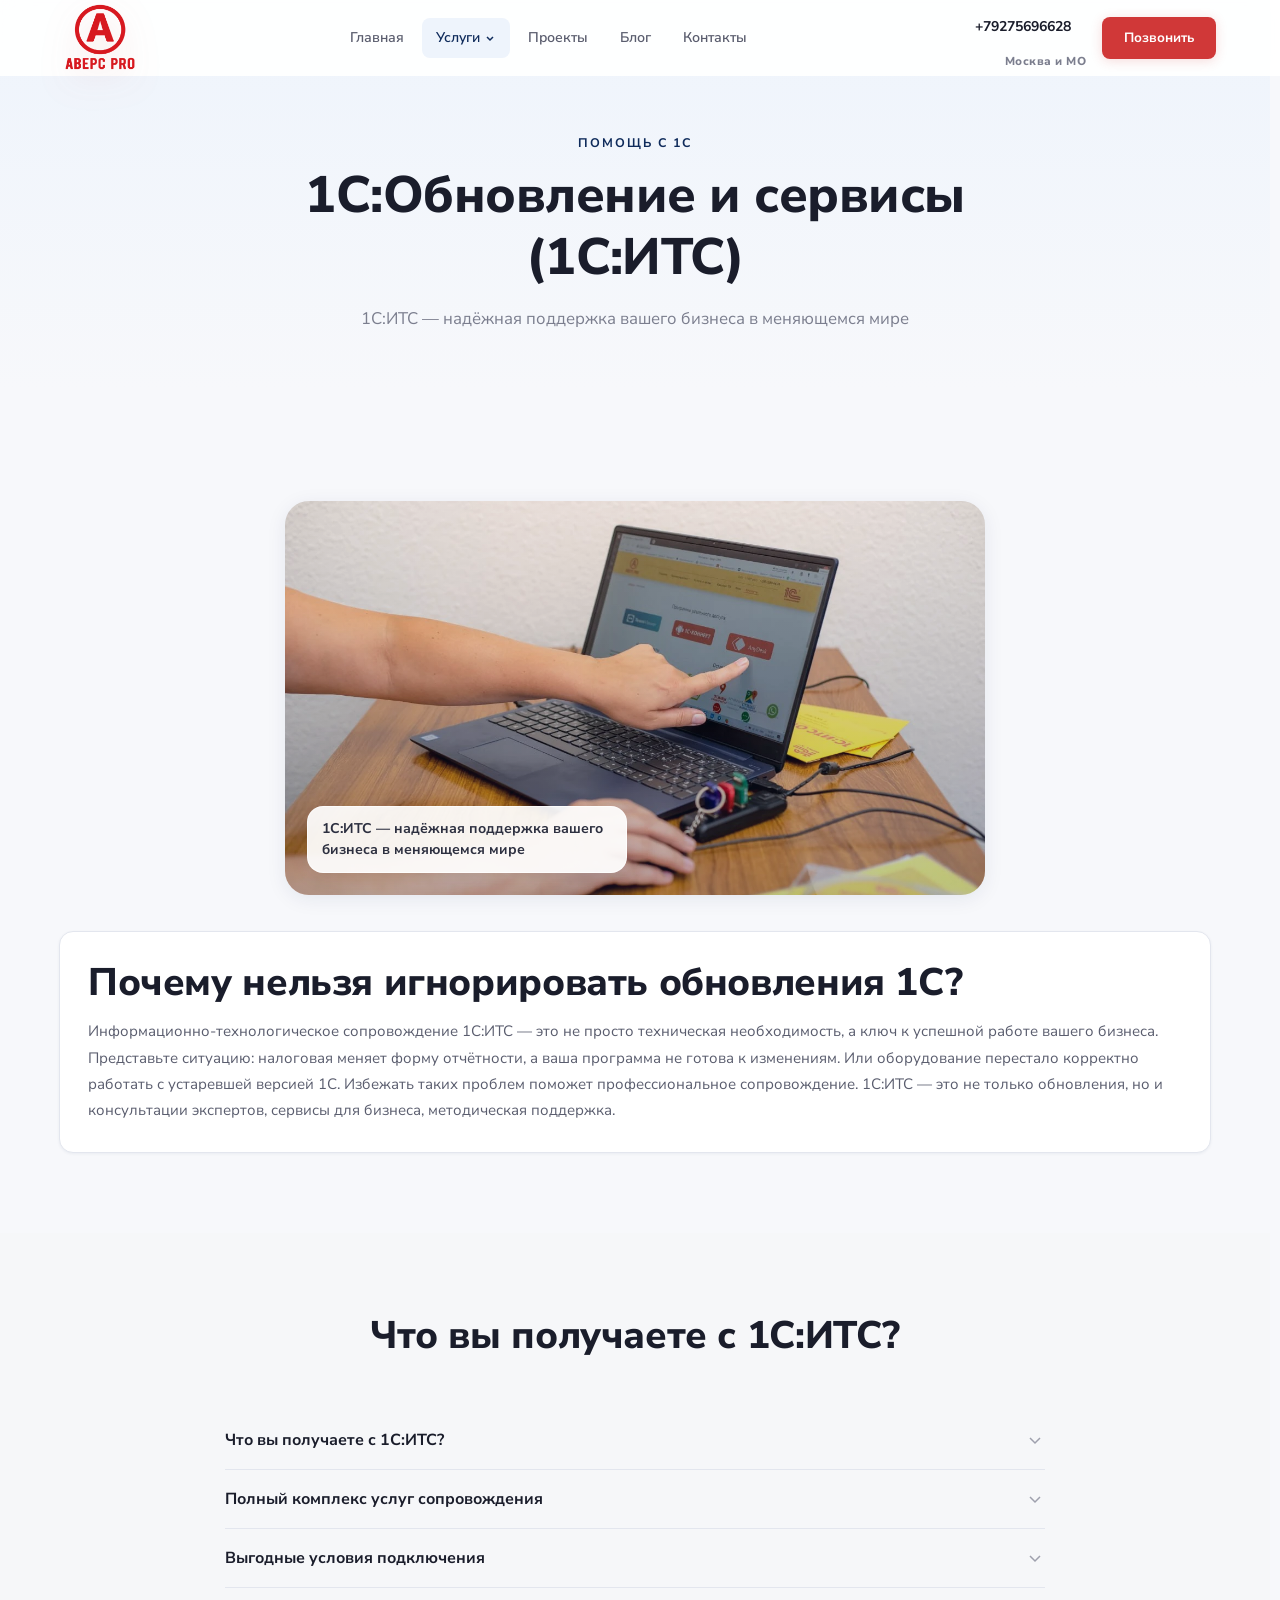
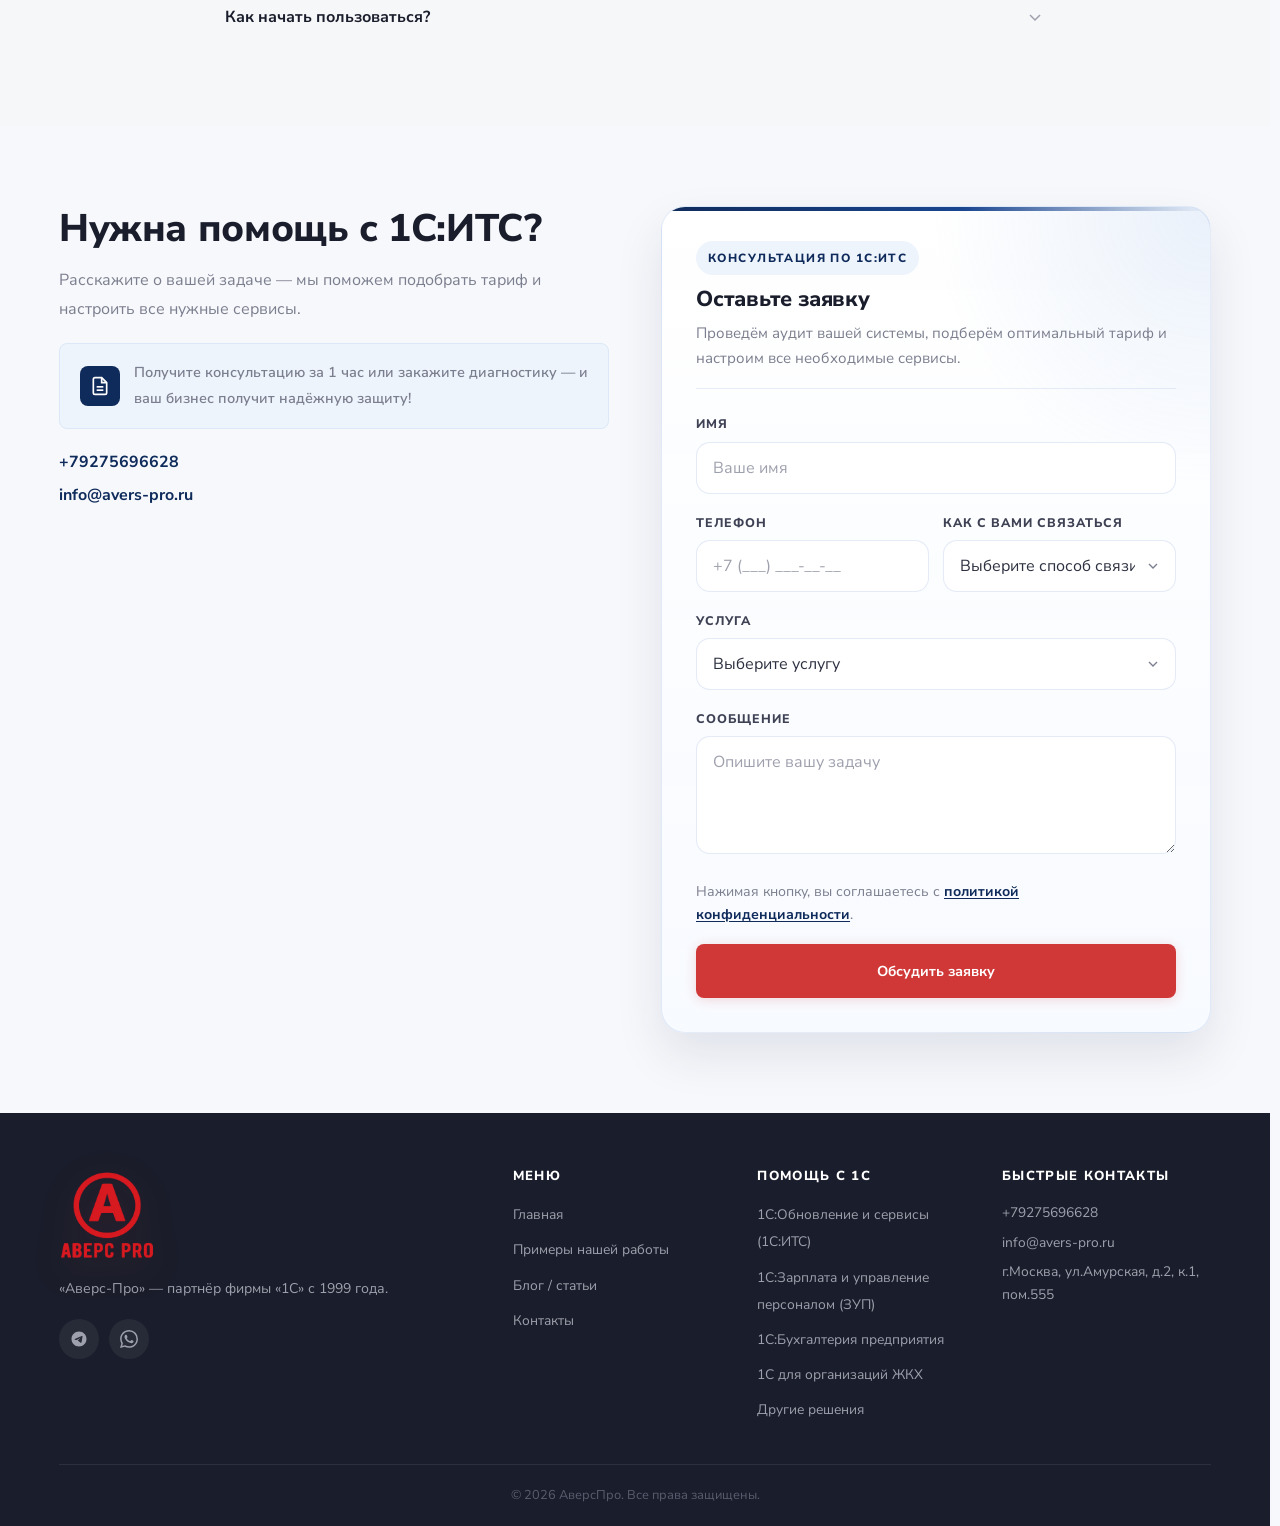
<file: services-its.html>
<!DOCTYPE html>
<html lang="ru">
<head>
  <meta charset="UTF-8">
  <meta name="viewport" content="width=device-width, initial-scale=1.0">
  <title>1С:Обновление и сервисы (1С:ИТС) — Аверс-Про</title>
  <meta name="description" content="1С:Обновление и сервисы (1С:ИТС). 1С:ИТС — надёжная поддержка вашего бизнеса в меняющемся мире.">
  <link rel="shortcut icon" href="images/brand/logo.webp" type="image/x-icon">
  <link rel="preconnect" href="https://fonts.googleapis.com">
  <link rel="preconnect" href="https://fonts.gstatic.com" crossorigin>
  <link href="https://fonts.googleapis.com/css2?family=Nunito+Sans:ital,opsz,wght@0,6..12,300;0,6..12,400;0,6..12,500;0,6..12,600;0,6..12,700;0,6..12,800;1,6..12,400&display=swap" rel="stylesheet">
  <link rel="stylesheet" href="style.css">
</head>
<body>

  <header class="site-header" id="siteHeader">
    <div class="container header-inner">
      <a href="index.html" class="logo" aria-label="Аверс-Про">
        <span class="logo-mark">
          <img src="images/brand/logo.webp" alt="Логотип Аверс-Про" class="logo-image">
        </span>
      </a>
      <nav class="main-nav">
        <ul class="nav-list">
          <li class="nav-item"><a href="index.html" class="nav-link">Главная</a></li>
          <li class="nav-item has-dropdown">
            <a href="#" class="nav-link active">Услуги
              <svg class="nav-dropdown-icon" viewBox="0 0 12 12"><path d="M3 5l3 3 3-3" fill="none" stroke="currentColor" stroke-width="1.5"/></svg>
            </a>
            <div class="nav-dropdown">
              <a href="services-its.html">1С:Обновление и сервисы (1С:ИТС)</a>
              <a href="services-zup.html">1С:Зарплата и управление персоналом (ЗУП)</a>
              <a href="services-buh.html">1С:Бухгалтерия предприятия</a>
              <a href="services-gkh-nko.html">1С для организаций ЖКХ</a>
              <a href="services-other.html">Другие решения</a>
            </div>
          </li>
          <li class="nav-item"><a href="projects.html" class="nav-link">Проекты</a></li>
          <li class="nav-item"><a href="blog.html" class="nav-link">Блог</a></li>
          <li class="nav-item"><a href="contacts.html" class="nav-link">Контакты</a></li>
        </ul>
      </nav>
      <div class="header-right">
        <div class="header-meta">
          <a href="tel:+79275696628" class="header-phone">+79275696628</a>
          <span class="header-city">Москва и МО</span>
        </div>
        <a href="tel:+79275696628" class="btn btn-red btn-sm">Позвонить</a>
      </div>
      <button class="burger" id="burger" aria-label="Меню"><span></span><span></span><span></span></button>
    </div>
  </header>

  <div class="mobile-menu" id="mobileMenu">
    <div class="mobile-menu-inner">
      <ul class="mobile-nav-list">
        <li><a href="index.html" class="mobile-nav-link">Главная</a></li>
        <li>
          <button class="mobile-nav-link mobile-dropdown-toggle">Услуги
            <svg width="14" height="14" viewBox="0 0 12 12" style="margin-left:4px;vertical-align:middle"><path d="M3 5l3 3 3-3" fill="none" stroke="currentColor" stroke-width="1.5"/></svg>
          </button>
          <ul class="mobile-sub-list">
            <li><a href="services-its.html" class="mobile-sub-link active">1С:ИТС</a></li>
            <li><a href="services-zup.html" class="mobile-sub-link">1С:ЗУП</a></li>
            <li><a href="services-buh.html" class="mobile-sub-link">1С:Бухгалтерия предприятия</a></li>
            <li><a href="services-gkh-nko.html" class="mobile-sub-link">1С для организаций ЖКХ</a></li>
            <li><a href="services-other.html" class="mobile-sub-link">Другие решения</a></li>
          </ul>
        </li>
        <li><a href="projects.html" class="mobile-nav-link">Проекты</a></li>
        <li><a href="blog.html" class="mobile-nav-link">Блог</a></li>
        <li><a href="contacts.html" class="mobile-nav-link">Контакты</a></li>
      </ul>
      <a href="tel:+79275696628" class="mobile-phone">+79275696628</a>
      <span class="mobile-city">Москва и МО</span>
      <a href="tel:+79275696628" class="btn btn-red mobile-cta">Позвонить</a>
    </div>
  </div>

  <main>

    <section class="page-hero">
      <div class="container">
        <p class="page-hero-label">Помощь с 1С</p>
        <h1 class="page-hero-title">1С:Обновление и сервисы (1С:ИТС)</h1>
        <p class="page-hero-subtitle">1С:ИТС — надёжная поддержка вашего бизнеса в меняющемся мире</p>
      </div>
    </section>

    <section class="section">
      <div class="container">
        <div class="svc-detail-banner">
          <img src="images/services/photo-banner-its.webp" alt="1С:Обновление и сервисы (1С:ИТС)" loading="lazy" decoding="async">
          <div class="svc-detail-banner-note">1С:ИТС — надёжная поддержка вашего бизнеса в меняющемся мире</div>
        </div>
        <div class="text-card">
          <h2 class="text-card-title">Почему нельзя игнорировать обновления 1С?</h2>
          <p>Информационно-технологическое сопровождение 1С:ИТС — это не просто техническая необходимость, а ключ к успешной работе вашего бизнеса. Представьте ситуацию: налоговая меняет форму отчётности, а ваша программа не готова к изменениям. Или оборудование перестало корректно работать с устаревшей версией 1С. Избежать таких проблем поможет профессиональное сопровождение. 1С:ИТС — это не только обновления, но и консультации экспертов, сервисы для бизнеса, методическая поддержка.</p>
        </div>
      </div>
    </section>

    <section class="section section-alt">
      <div class="container">
        <div class="section-header">
          <h2 class="section-title">Что вы получаете с 1С:ИТС?</h2>
        </div>
        <div class="svc-accordions">
          <div class="accordion" data-accordion>
            <button class="accordion-trigger" data-accordion-trigger>
              Что вы получаете с 1С:ИТС?
              <svg class="accordion-icon" width="20" height="20" viewBox="0 0 20 20" fill="none"><path d="M5 8l5 5 5-5" stroke="currentColor" stroke-width="1.5"/></svg>
            </button>
            <div class="accordion-content" data-accordion-content>
              <p>Берём на себя рутину по сопровождению программы, чтобы вы работали спокойно и законно:</p>
              <ul class="svc-list">
                <li>Обеспечиваем безопасность и актуальность. Устанавливаем все обновления законодательства автоматически, чтобы отчеты принимались с первого раза (если в базе нет доработок).</li>
                <li>Защищаем Ваши данные. Регулярно проводим улучшения системы безопасности, чтобы исключить потерю информации из-за технических сбоев</li>
                <li>Повышаем эффективность работы. Подключаем новые инструменты для автоматизации, которые экономят ваше время на рутинных операциях.</li>
                <li>Оказываем техническую и методическую поддержку. Вы получаете помощь сертифицированных специалистов. А также доступ к базе знаний 1С в режиме 24/7.</li>
                <li>Экономим ваши деньги. Помогаем избежать штрафов и дополнительных затрат на срочные доработки.</li>
              </ul>
            </div>
          </div>
          <div class="accordion" data-accordion>
            <button class="accordion-trigger" data-accordion-trigger>
              Полный комплекс услуг сопровождения
              <svg class="accordion-icon" width="20" height="20" viewBox="0 0 20 20" fill="none"><path d="M5 8l5 5 5-5" stroke="currentColor" stroke-width="1.5"/></svg>
            </button>
            <div class="accordion-content" data-accordion-content>
              <ul class="svc-list">
                <li>Доступ к обновлениям всех используемых конфигураций 1С</li>
                <li>Профессиональные консультации по любым вопросам работы в системе</li>
                <li>Сервисы для бизнеса:
                  <ul class="svc-list svc-list-sub">
                    <li>Автоматическое заполнение данных контрагентов</li>
                    <li>Электронная отчётность</li>
                    <li>Электронный документооборот</li>
                    <li>Интеграция с банками</li>
                    <li>Распознавание документов</li>
                  </ul>
                </li>
                <li>Техническая поддержка от экспертов партнёра</li>
              </ul>
            </div>
          </div>
          <div class="accordion" data-accordion>
            <button class="accordion-trigger" data-accordion-trigger>
              Выгодные условия подключения
              <svg class="accordion-icon" width="20" height="20" viewBox="0 0 20 20" fill="none"><path d="M5 8l5 5 5-5" stroke="currentColor" stroke-width="1.5"/></svg>
            </button>
            <div class="accordion-content" data-accordion-content>
              <p>Тариф ПРОФ:</p>
              <ul class="svc-list">
                <li>Ежемесячная оплата: 8 159 руб.</li>
                <li>На 3 месяца: 17 635 руб. (5 878 руб./мес.)</li>
                <li>На 6 месяцев: 31 848 руб. (5 308 руб./мес.)</li>
                <li>На 12 месяцев: 59 988 руб. (4 999 руб./мес.)</li>
              </ul>
              <p style="margin-top:18px;">Льготное предложение: при покупке программ сопровождении по схеме 8+4 (12 месяцев по цене 8)</p>
            </div>
          </div>
          <div class="accordion" data-accordion>
            <button class="accordion-trigger" data-accordion-trigger>
              Как начать пользоваться?
              <svg class="accordion-icon" width="20" height="20" viewBox="0 0 20 20" fill="none"><path d="M5 8l5 5 5-5" stroke="currentColor" stroke-width="1.5"/></svg>
            </button>
            <div class="accordion-content" data-accordion-content>
              <p>Не откладывайте на завтра то, что важно уже сегодня! Наши специалисты помогут:</p>
              <ul class="svc-list">
                <li>Провести аудит вашей системы</li>
                <li>Подобрать оптимальный тариф</li>
                <li>Оформить договор сопровождения</li>
                <li>Настроить все необходимые сервисы</li>
                <li>Обучить ваших сотрудников</li>
              </ul>
            </div>
          </div>
        </div>
      </div>
    </section>

    <section class="section">
      <div class="container">
        <div class="svc-form-grid">
          <div class="svc-form-info">
            <h2>Нужна помощь с&nbsp;1С:ИТС?</h2>
            <p>Расскажите о вашей задаче — мы поможем подобрать тариф и настроить все нужные сервисы.</p>
            <div class="lead-magnet">
              <div class="lead-magnet-icon">
                <svg width="20" height="20" viewBox="0 0 24 24" fill="none" stroke="currentColor" stroke-width="2"><path d="M14 2H6a2 2 0 0 0-2 2v16a2 2 0 0 0 2 2h12a2 2 0 0 0 2-2V8z"/><polyline points="14 2 14 8 20 8"/><line x1="16" y1="13" x2="8" y2="13"/><line x1="16" y1="17" x2="8" y2="17"/></svg>
              </div>
              <p>Получите консультацию за 1 час или закажите диагностику — и ваш бизнес получит надёжную защиту!</p>
            </div>
            <div class="svc-form-contacts">
              <a href="tel:+79275696628">+79275696628</a>
              <a href="mailto:info@avers-pro.ru">info@avers-pro.ru</a>
            </div>
          </div>
          <form class="form-card" data-form data-lead-magnet>
            <div class="form-card-header">
              <span class="form-card-kicker">Консультация по 1С:ИТС</span>
              <h3>Оставьте заявку</h3>
              <p>Проведём аудит вашей системы, подберём оптимальный тариф и настроим все необходимые сервисы.</p>
            </div>
            <div class="form-group">
              <label for="its-name">Имя</label>
              <input type="text" id="its-name" name="name" required placeholder="Ваше имя">
            </div>
            <div class="form-row">
              <div class="form-group">
                <label for="its-phone">Телефон</label>
                <input type="tel" id="its-phone" name="phone" required placeholder="+7 (___) ___-__-__">
              </div>
              <div class="form-group">
                <label for="its-contact-method">Как с вами связаться</label>
                <select id="its-contact-method" name="contact_method" required>
                  <option value="">Выберите способ связи</option>
                  <option value="call">Позвонить</option>
                  <option value="max">Написать в MAX</option>
                  <option value="telegram">Написать в Telegram</option>
                </select>
              </div>
            </div>
            <div class="form-group">
              <label for="its-service">Услуга</label>
              <select id="its-service" name="service">
                <option value="">Выберите услугу</option>
                <option value="its">1С:ИТС</option>
                <option value="zup">1С:ЗУП</option>
                <option value="buh">1С:Бухгалтерия</option>
                <option value="gkh">ЖКХ</option>
                <option value="merge">Объединение баз</option>
                <option value="other">Другое</option>
              </select>
            </div>
            <div class="form-group">
              <label for="its-message">Сообщение</label>
              <textarea id="its-message" name="message" rows="4" placeholder="Опишите вашу задачу"></textarea>
            </div>
            <p class="form-note">Нажимая кнопку, вы соглашаетесь с <a href="privacy-policy.html">политикой конфиденциальности</a>.</p>
            <button type="submit" class="btn btn-red btn-full">Обсудить заявку</button>
          </form>
        </div>
      </div>
    </section>

  </main>

  <footer class="site-footer">
    <div class="container">
      <div class="footer-grid">
        <div>
          <div class="footer-logo">
            <span class="logo-mark">
              <img src="images/brand/logo.webp" alt="Логотип Аверс-Про" class="logo-image">
            </span>
          </div>
          <p class="footer-desc">«Аверс-Про» — партнёр фирмы «1С» с 1999 года.</p>
          <div class="footer-socials">
            <a href="#" class="footer-social" aria-label="Telegram">
              <svg width="18" height="18" viewBox="0 0 24 24" fill="currentColor"><path d="M12 2C6.48 2 2 6.48 2 12s4.48 10 10 10 10-4.48 10-10S17.52 2 12 2zm4.64 6.8c-.15 1.58-.8 5.42-1.13 7.19-.14.75-.42 1-.68 1.03-.58.05-1.02-.38-1.58-.75-.88-.58-1.38-.94-2.23-1.5-.99-.65-.35-1.01.22-1.59.15-.15 2.71-2.48 2.76-2.69a.2.2 0 00-.05-.18c-.06-.05-.14-.03-.21-.02-.09.02-1.49.95-4.22 2.79-.4.27-.76.41-1.08.4-.36-.01-1.04-.2-1.55-.37-.63-.2-1.12-.31-1.08-.66.02-.18.27-.36.74-.55 2.92-1.27 4.86-2.11 5.83-2.51 2.78-1.16 3.35-1.36 3.73-1.36.08 0 .27.02.39.12.1.08.13.19.14.27-.01.06.01.24 0 .38z"/></svg>
            </a>
            <a href="#" class="footer-social" aria-label="WhatsApp">
              <svg width="18" height="18" viewBox="0 0 24 24" fill="currentColor"><path d="M17.472 14.382c-.297-.149-1.758-.867-2.03-.967-.273-.099-.471-.148-.67.15-.197.297-.767.966-.94 1.164-.173.199-.347.223-.644.075-.297-.15-1.255-.463-2.39-1.475-.883-.788-1.48-1.761-1.653-2.059-.173-.297-.018-.458.13-.606.134-.133.298-.347.446-.52.149-.174.198-.298.298-.497.099-.198.05-.371-.025-.52-.075-.149-.669-1.612-.916-2.207-.242-.579-.487-.5-.669-.51-.173-.008-.371-.01-.57-.01-.198 0-.52.074-.792.372-.272.297-1.04 1.016-1.04 2.479 0 1.462 1.065 2.875 1.213 3.074.149.198 2.096 3.2 5.077 4.487.709.306 1.262.489 1.694.625.712.227 1.36.195 1.871.118.571-.085 1.758-.719 2.006-1.413.248-.694.248-1.289.173-1.413-.074-.124-.272-.198-.57-.347m-5.421 7.403h-.004a9.87 9.87 0 01-5.031-1.378l-.361-.214-3.741.982.998-3.648-.235-.374a9.86 9.86 0 01-1.51-5.26c.001-5.45 4.436-9.884 9.888-9.884 2.64 0 5.122 1.03 6.988 2.898a9.825 9.825 0 012.893 6.994c-.003 5.45-4.437 9.884-9.885 9.884m8.413-18.297A11.815 11.815 0 0012.05 0C5.495 0 .16 5.335.157 11.892c0 2.096.547 4.142 1.588 5.945L.057 24l6.305-1.654a11.882 11.882 0 005.683 1.448h.005c6.554 0 11.89-5.335 11.893-11.893a11.821 11.821 0 00-3.48-8.413z"/></svg>
            </a>
          </div>
        </div>
        <div class="footer-nav">
          <h4 class="footer-heading">Меню</h4>
          <ul>
            <li><a href="index.html">Главная</a></li>
            <li><a href="projects.html">Примеры нашей работы</a></li>
            <li><a href="blog.html">Блог / статьи</a></li>
            <li><a href="contacts.html">Контакты</a></li>
          </ul>
        </div>
        <div class="footer-services">
          <h4 class="footer-heading">Помощь с 1С</h4>
          <ul>
            <li><a href="services-its.html">1С:Обновление и сервисы (1С:ИТС)</a></li>
            <li><a href="services-zup.html">1С:Зарплата и управление персоналом (ЗУП)</a></li>
            <li><a href="services-buh.html">1С:Бухгалтерия предприятия</a></li>
            <li><a href="services-gkh-nko.html">1С для организаций ЖКХ</a></li>
            <li><a href="services-other.html">Другие решения</a></li>
          </ul>
        </div>
        <div class="footer-contacts">
          <h4 class="footer-heading">Быстрые контакты</h4>
          <p><a href="tel:+79275696628">+79275696628</a></p>
          <p><a href="mailto:info@avers-pro.ru">info@avers-pro.ru</a></p>
          <p>г.Москва, ул.Амурская, д.2, к.1, пом.555</p>
        </div>
      </div>
      <div class="footer-bottom">
        <p>&copy; 2026 АверсПро. Все права защищены.</p>
      </div>
    </div>
  </footer>

  <script src="script.js"></script>
</body>
</html>
</file>
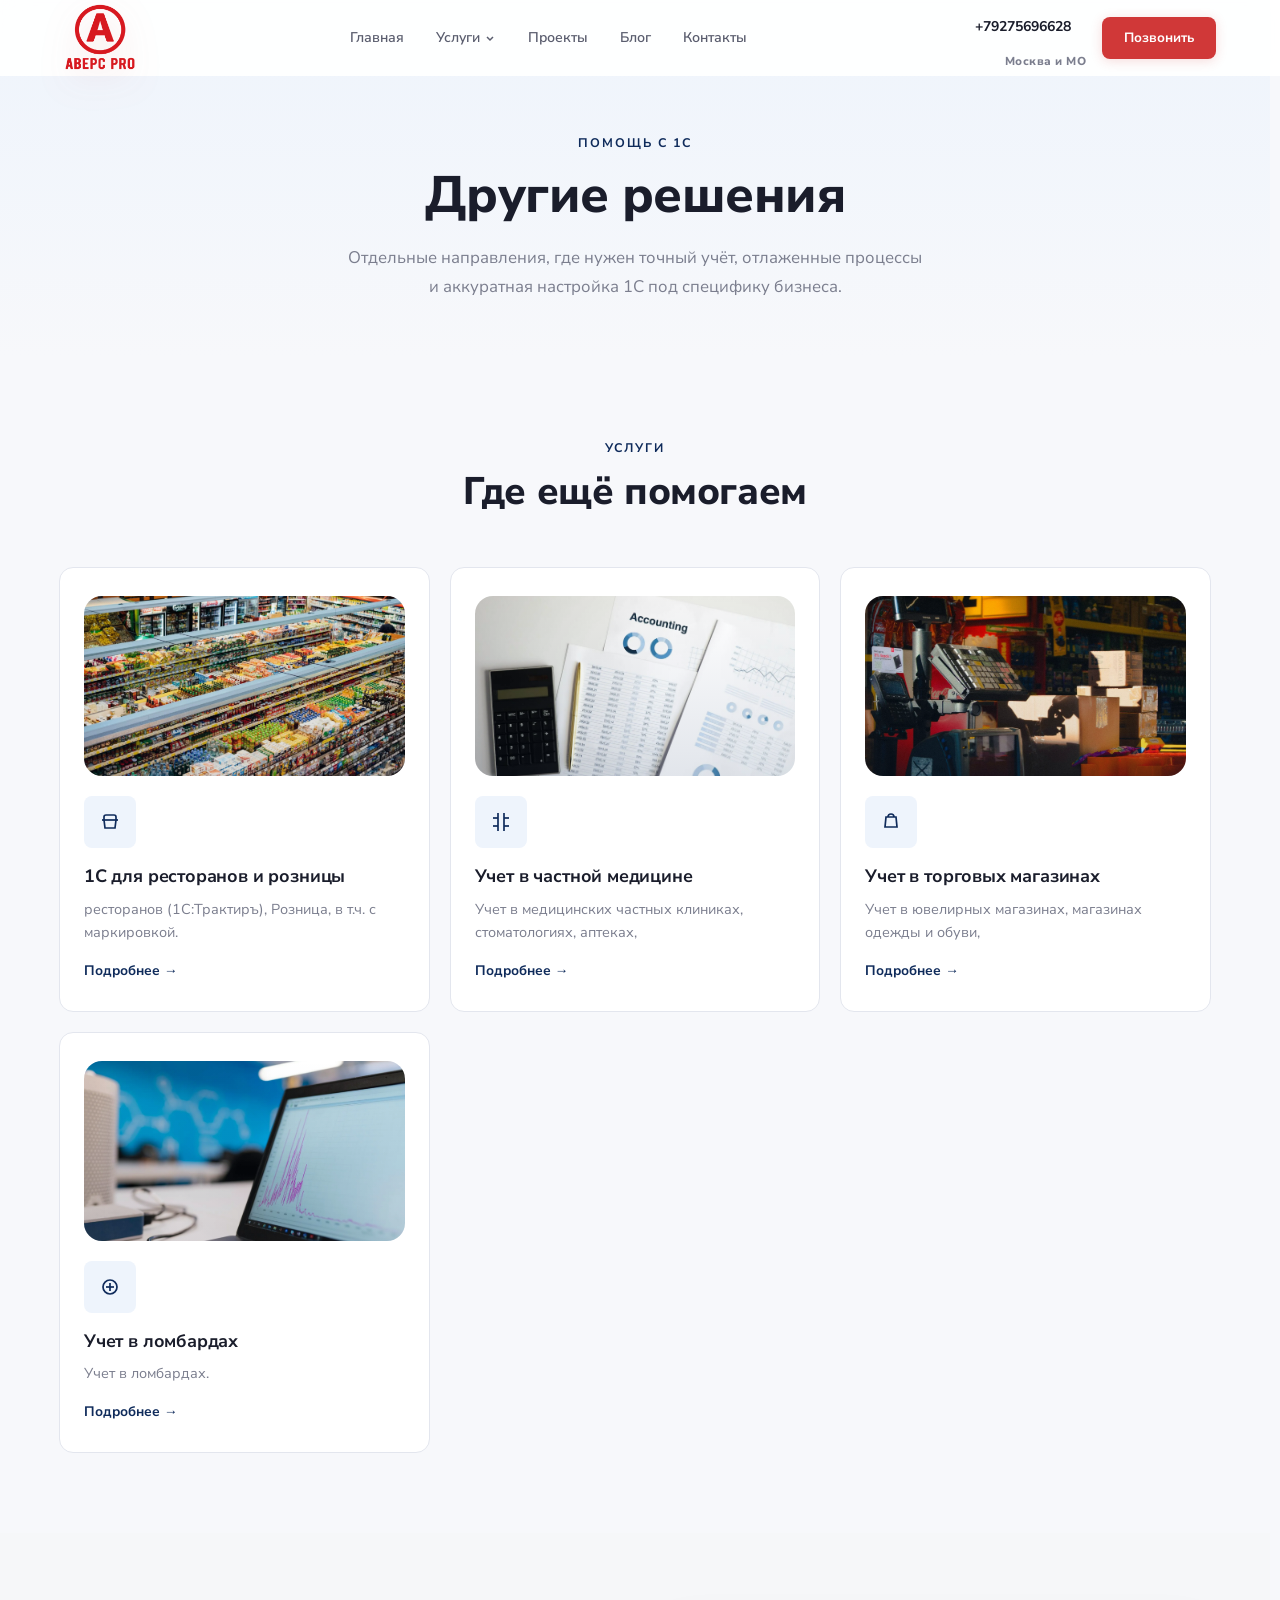
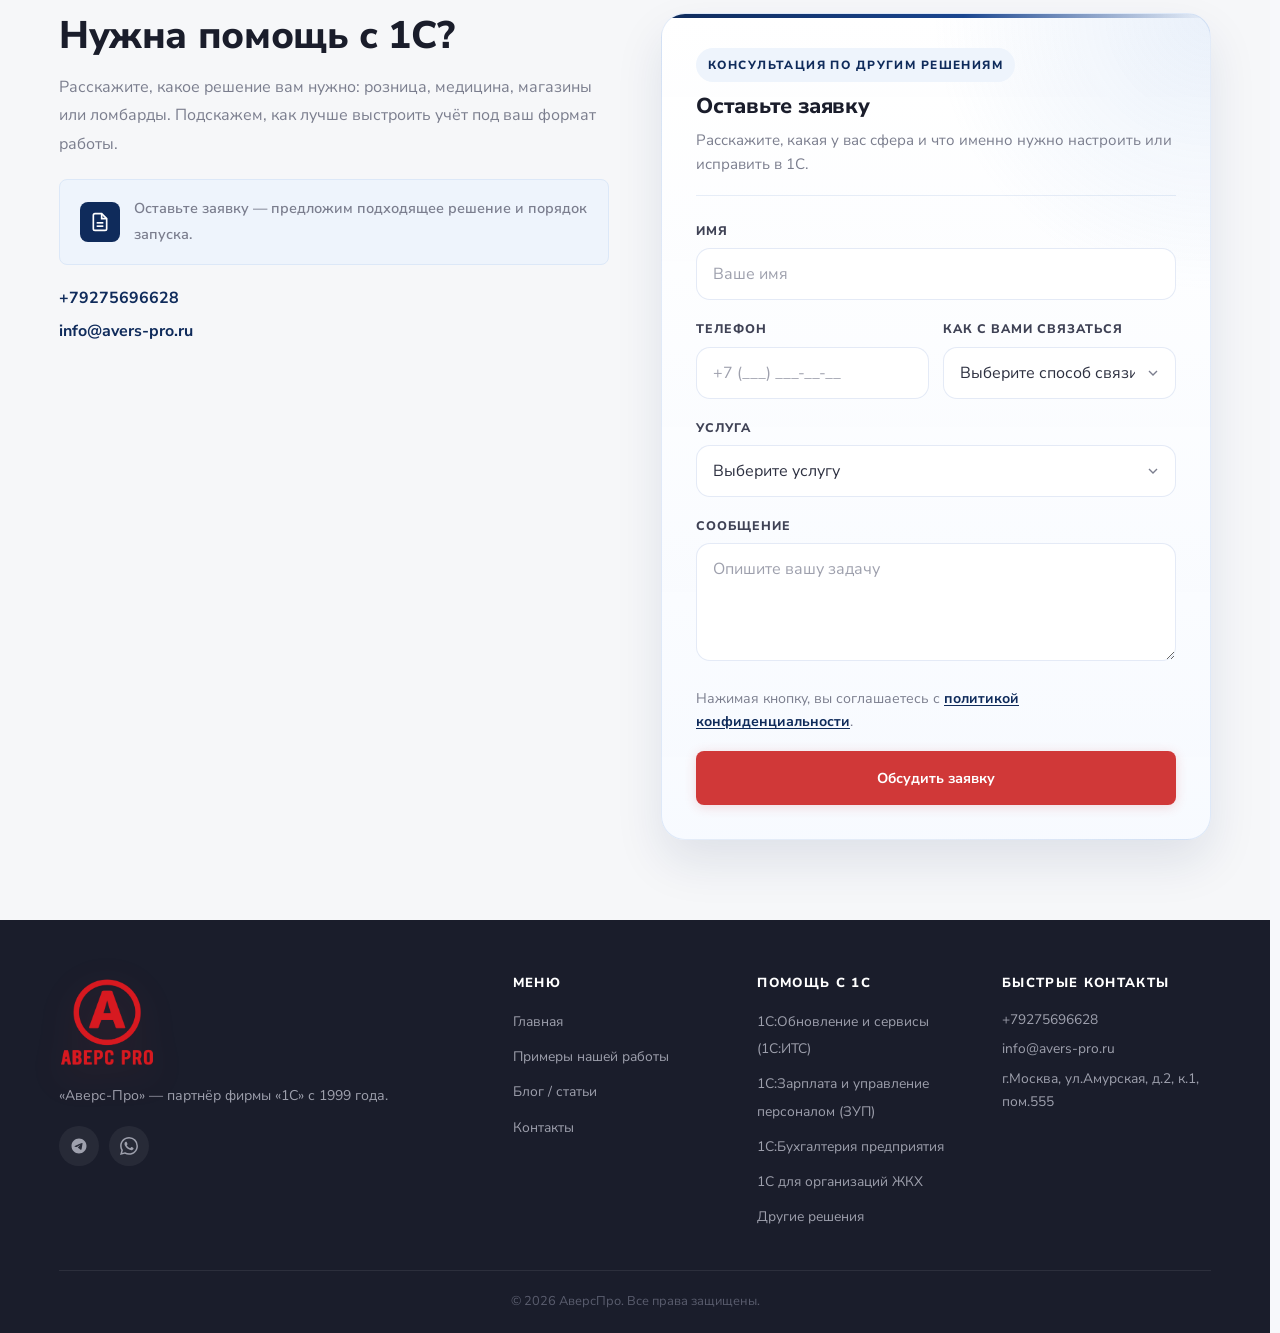
<file: services-other.html>
<!DOCTYPE html>
<html lang="ru">
<head>
  <meta charset="UTF-8">
  <meta name="viewport" content="width=device-width, initial-scale=1.0">
  <title>Другие решения — Аверс-Про</title>
  <meta name="description" content="Другие решения 1С: рестораны и розница, частная медицина, торговые магазины и ломбарды.">
  <link rel="shortcut icon" href="images/brand/logo.webp" type="image/x-icon">
  <link rel="preconnect" href="https://fonts.googleapis.com">
  <link rel="preconnect" href="https://fonts.gstatic.com" crossorigin>
  <link href="https://fonts.googleapis.com/css2?family=Nunito+Sans:ital,opsz,wght@0,6..12,300;0,6..12,400;0,6..12,500;0,6..12,600;0,6..12,700;0,6..12,800;1,6..12,400&display=swap" rel="stylesheet">
  <link rel="stylesheet" href="style.css">
</head>
<body>

  <header class="site-header" id="siteHeader">
    <div class="container header-inner">
      <a href="index.html" class="logo" aria-label="Аверс-Про">
        <span class="logo-mark">
          <img src="images/brand/logo.webp" alt="Логотип Аверс-Про" class="logo-image">
        </span>
      </a>
      <nav class="main-nav">
        <ul class="nav-list">
          <li class="nav-item"><a href="index.html" class="nav-link">Главная</a></li>
          <li class="nav-item has-dropdown">
            <a href="#" class="nav-link">Услуги
              <svg class="nav-dropdown-icon" viewBox="0 0 12 12"><path d="M3 5l3 3 3-3" fill="none" stroke="currentColor" stroke-width="1.5"/></svg>
            </a>
            <div class="nav-dropdown">
              <a href="services-its.html">1С:Обновление и сервисы (1С:ИТС)</a>
              <a href="services-zup.html">1С:Зарплата и управление персоналом (ЗУП)</a>
              <a href="services-buh.html">1С:Бухгалтерия предприятия</a>
              <a href="services-gkh-nko.html">1С для организаций ЖКХ</a>
              <a href="services-other.html">Другие решения</a>
            </div>
          </li>
          <li class="nav-item"><a href="projects.html" class="nav-link">Проекты</a></li>
          <li class="nav-item"><a href="blog.html" class="nav-link">Блог</a></li>
          <li class="nav-item"><a href="contacts.html" class="nav-link">Контакты</a></li>
        </ul>
      </nav>
      <div class="header-right">
        <div class="header-meta">
          <a href="tel:+79275696628" class="header-phone">+79275696628</a>
          <span class="header-city">Москва и МО</span>
        </div>
        <a href="tel:+79275696628" class="btn btn-red btn-sm">Позвонить</a>
      </div>
      <button class="burger" id="burger" aria-label="Меню"><span></span><span></span><span></span></button>
    </div>
  </header>

  <div class="mobile-menu" id="mobileMenu">
    <div class="mobile-menu-inner">
      <ul class="mobile-nav-list">
        <li><a href="index.html" class="mobile-nav-link">Главная</a></li>
        <li>
          <button class="mobile-nav-link mobile-dropdown-toggle">Услуги
            <svg width="14" height="14" viewBox="0 0 12 12" style="margin-left:4px;vertical-align:middle"><path d="M3 5l3 3 3-3" fill="none" stroke="currentColor" stroke-width="1.5"/></svg>
          </button>
          <ul class="mobile-sub-list">
            <li><a href="services-its.html" class="mobile-sub-link">1С:ИТС</a></li>
            <li><a href="services-zup.html" class="mobile-sub-link">1С:ЗУП</a></li>
            <li><a href="services-buh.html" class="mobile-sub-link">1С:Бухгалтерия предприятия</a></li>
            <li><a href="services-gkh-nko.html" class="mobile-sub-link">1С для организаций ЖКХ</a></li>
            <li><a href="services-other.html" class="mobile-sub-link active">Другие решения</a></li>
          </ul>
        </li>
        <li><a href="projects.html" class="mobile-nav-link">Проекты</a></li>
        <li><a href="blog.html" class="mobile-nav-link">Блог</a></li>
        <li><a href="contacts.html" class="mobile-nav-link">Контакты</a></li>
      </ul>
      <a href="tel:+79275696628" class="mobile-phone">+79275696628</a>
      <span class="mobile-city">Москва и МО</span>
      <a href="tel:+79275696628" class="btn btn-red mobile-cta">Позвонить</a>
    </div>
  </div>

  <main>

    <section class="page-hero">
      <div class="container">
        <p class="page-hero-label">Помощь с 1С</p>
        <h1 class="page-hero-title">Другие решения</h1>
        <p class="page-hero-subtitle">Отдельные направления, где нужен точный учёт, отлаженные процессы и аккуратная настройка 1С под специфику бизнеса.</p>
      </div>
    </section>

    <section class="section">
      <div class="container">
        <div class="section-header">
          <p class="section-label">Услуги</p>
          <h2 class="section-title">Где ещё помогаем</h2>
        </div>
        <div class="services-grid">
          <article class="svc-card">
            <div class="svc-card-media">
              <img src="images/services/photo-retail-store.webp" alt="1С для ресторанов и розницы" loading="lazy" decoding="async">
            </div>
            <div class="svc-card-icon">
              <svg width="24" height="24" viewBox="0 0 24 24" fill="none" stroke="currentColor" stroke-width="1.7"><path d="M4 10h16"/><path d="M6 10V7a2 2 0 0 1 2-2h8a2 2 0 0 1 2 2v3"/><path d="M6 10l1 8h10l1-8"/><path d="M9 14h.01M15 14h.01"/></svg>
            </div>
            <h3>1С для ресторанов и розницы</h3>
            <p>ресторанов (1С:Трактиръ), Розница, в т.ч. с маркировкой.</p>
            <a href="contacts.html" class="svc-card-link">Подробнее &rarr;</a>
          </article>
          <article class="svc-card">
            <div class="svc-card-media">
              <img src="images/services/photo-buh-report.webp" alt="Учет в частной медицине" loading="lazy" decoding="async">
            </div>
            <div class="svc-card-icon">
              <svg width="24" height="24" viewBox="0 0 24 24" fill="none" stroke="currentColor" stroke-width="1.7"><path d="M9 3v18"/><path d="M15 3v18"/><path d="M4 8h5"/><path d="M4 16h5"/><path d="M15 8h5"/><path d="M15 16h5"/></svg>
            </div>
            <h3>Учет в частной медицине</h3>
            <p>Учет в медицинских частных клиниках, стоматологиях, аптеках,</p>
            <a href="contacts.html" class="svc-card-link">Подробнее &rarr;</a>
          </article>
          <article class="svc-card">
            <div class="svc-card-media">
              <img src="images/services/photo-other-retail.webp" alt="Учет в торговых магазинах" loading="lazy" decoding="async">
            </div>
            <div class="svc-card-icon">
              <svg width="24" height="24" viewBox="0 0 24 24" fill="none" stroke="currentColor" stroke-width="1.7"><path d="M7 7h10l1 10H6L7 7z"/><path d="M9 7a3 3 0 0 1 6 0"/></svg>
            </div>
            <h3>Учет в торговых магазинах</h3>
            <p>Учет в ювелирных магазинах, магазинах одежды и обуви,</p>
            <a href="contacts.html" class="svc-card-link">Подробнее &rarr;</a>
          </article>
          <article class="svc-card">
            <div class="svc-card-media">
              <img src="images/services/photo-other-merge.webp" alt="Учет в ломбардах" loading="lazy" decoding="async">
            </div>
            <div class="svc-card-icon">
              <svg width="24" height="24" viewBox="0 0 24 24" fill="none" stroke="currentColor" stroke-width="1.7"><circle cx="12" cy="12" r="7"/><path d="M12 8v8"/><path d="M8 12h8"/></svg>
            </div>
            <h3>Учет в ломбардах</h3>
            <p>Учет в ломбардах.</p>
            <a href="contacts.html" class="svc-card-link">Подробнее &rarr;</a>
          </article>
        </div>
      </div>
    </section>

    <section class="section section-alt">
      <div class="container">
        <div class="svc-form-grid">
          <div class="svc-form-info">
            <h2>Нужна помощь с&nbsp;1С?</h2>
            <p>Расскажите, какое решение вам нужно: розница, медицина, магазины или ломбарды. Подскажем, как лучше выстроить учёт под ваш формат работы.</p>
            <div class="lead-magnet">
              <div class="lead-magnet-icon">
                <svg width="20" height="20" viewBox="0 0 24 24" fill="none" stroke="currentColor" stroke-width="2"><path d="M14 2H6a2 2 0 0 0-2 2v16a2 2 0 0 0 2 2h12a2 2 0 0 0 2-2V8z"/><polyline points="14 2 14 8 20 8"/><line x1="16" y1="13" x2="8" y2="13"/><line x1="16" y1="17" x2="8" y2="17"/></svg>
              </div>
              <p>Оставьте заявку — предложим подходящее решение и порядок запуска.</p>
            </div>
            <div class="svc-form-contacts">
              <a href="tel:+79275696628">+79275696628</a>
              <a href="mailto:info@avers-pro.ru">info@avers-pro.ru</a>
            </div>
          </div>
          <form class="form-card" data-form data-lead-magnet>
            <div class="form-card-header">
              <span class="form-card-kicker">Консультация по другим решениям</span>
              <h3>Оставьте заявку</h3>
              <p>Расскажите, какая у вас сфера и что именно нужно настроить или исправить в 1С.</p>
            </div>
            <div class="form-group">
              <label for="other-name">Имя</label>
              <input type="text" id="other-name" name="name" required placeholder="Ваше имя">
            </div>
            <div class="form-row">
              <div class="form-group">
                <label for="other-phone">Телефон</label>
                <input type="tel" id="other-phone" name="phone" required placeholder="+7 (___) ___-__-__">
              </div>
              <div class="form-group">
                <label for="other-contact-method">Как с вами связаться</label>
                <select id="other-contact-method" name="contact_method" required>
                  <option value="">Выберите способ связи</option>
                  <option value="call">Позвонить</option>
                  <option value="max">Написать в MAX</option>
                  <option value="telegram">Написать в Telegram</option>
                </select>
              </div>
            </div>
            <div class="form-group">
              <label for="other-service">Услуга</label>
              <select id="other-service" name="service">
                <option value="">Выберите услугу</option>
                <option value="its">1С:ИТС</option>
                <option value="zup">1С:ЗУП</option>
                <option value="buh">1С:Бухгалтерия</option>
                <option value="gkh">ЖКХ</option>
                <option value="merge">Объединение баз</option>
                <option value="other">Другое</option>
              </select>
            </div>
            <div class="form-group">
              <label for="other-message">Сообщение</label>
              <textarea id="other-message" name="message" rows="4" placeholder="Опишите вашу задачу"></textarea>
            </div>
            <p class="form-note">Нажимая кнопку, вы соглашаетесь с <a href="privacy-policy.html">политикой конфиденциальности</a>.</p>
            <button type="submit" class="btn btn-red btn-full">Обсудить заявку</button>
          </form>
        </div>
      </div>
    </section>

  </main>

  <footer class="site-footer">
    <div class="container">
      <div class="footer-grid">
        <div>
          <div class="footer-logo">
            <span class="logo-mark">
              <img src="images/brand/logo.webp" alt="Логотип Аверс-Про" class="logo-image">
            </span>
          </div>
          <p class="footer-desc">«Аверс-Про» — партнёр фирмы «1С» с 1999 года.</p>
          <div class="footer-socials">
            <a href="#" class="footer-social" aria-label="Telegram">
              <svg width="18" height="18" viewBox="0 0 24 24" fill="currentColor"><path d="M12 2C6.48 2 2 6.48 2 12s4.48 10 10 10 10-4.48 10-10S17.52 2 12 2zm4.64 6.8c-.15 1.58-.8 5.42-1.13 7.19-.14.75-.42 1-.68 1.03-.58.05-1.02-.38-1.58-.75-.88-.58-1.38-.94-2.23-1.5-.99-.65-.35-1.01.22-1.59.15-.15 2.71-2.48 2.76-2.69a.2.2 0 00-.05-.18c-.06-.05-.14-.03-.21-.02-.09.02-1.49.95-4.22 2.79-.4.27-.76.41-1.08.4-.36-.01-1.04-.2-1.55-.37-.63-.2-1.12-.31-1.08-.66.02-.18.27-.36.74-.55 2.92-1.27 4.86-2.11 5.83-2.51 2.78-1.16 3.35-1.36 3.73-1.36.08 0 .27.02.39.12.1.08.13.19.14.27-.01.06.01.24 0 .38z"/></svg>
            </a>
            <a href="#" class="footer-social" aria-label="WhatsApp">
              <svg width="18" height="18" viewBox="0 0 24 24" fill="currentColor"><path d="M17.472 14.382c-.297-.149-1.758-.867-2.03-.967-.273-.099-.471-.148-.67.15-.197.297-.767.966-.94 1.164-.173.199-.347.223-.644.075-.297-.15-1.255-.463-2.39-1.475-.883-.788-1.48-1.761-1.653-2.059-.173-.297-.018-.458.13-.606.134-.133.298-.347.446-.52.149-.174.198-.298.298-.497.099-.198.05-.371-.025-.52-.075-.149-.669-1.612-.916-2.207-.242-.579-.487-.5-.669-.51-.173-.008-.371-.01-.57-.01-.198 0-.52.074-.792.372-.272.297-1.04 1.016-1.04 2.479 0 1.462 1.065 2.875 1.213 3.074.149.198 2.096 3.2 5.077 4.487.709.306 1.262.489 1.694.625.712.227 1.36.195 1.871.118.571-.085 1.758-.719 2.006-1.413.248-.694.248-1.289.173-1.413-.074-.124-.272-.198-.57-.347m-5.421 7.403h-.004a9.87 9.87 0 01-5.031-1.378l-.361-.214-3.741.982.998-3.648-.235-.374a9.86 9.86 0 01-1.51-5.26c.001-5.45 4.436-9.884 9.888-9.884 2.64 0 5.122 1.03 6.988 2.898a9.825 9.825 0 012.893 6.994c-.003 5.45-4.437 9.884-9.885 9.884m8.413-18.297A11.815 11.815 0 0012.05 0C5.495 0 .16 5.335.157 11.892c0 2.096.547 4.142 1.588 5.945L.057 24l6.305-1.654a11.882 11.882 0 005.683 1.448h.005c6.554 0 11.89-5.335 11.893-11.893a11.821 11.821 0 00-3.48-8.413z"/></svg>
            </a>
          </div>
        </div>
        <div class="footer-nav">
          <h4 class="footer-heading">Меню</h4>
          <ul>
            <li><a href="index.html">Главная</a></li>
            <li><a href="projects.html">Примеры нашей работы</a></li>
            <li><a href="blog.html">Блог / статьи</a></li>
            <li><a href="contacts.html">Контакты</a></li>
          </ul>
        </div>
        <div class="footer-services">
          <h4 class="footer-heading">Помощь с 1С</h4>
          <ul>
            <li><a href="services-its.html">1С:Обновление и сервисы (1С:ИТС)</a></li>
            <li><a href="services-zup.html">1С:Зарплата и управление персоналом (ЗУП)</a></li>
            <li><a href="services-buh.html">1С:Бухгалтерия предприятия</a></li>
            <li><a href="services-gkh-nko.html">1С для организаций ЖКХ</a></li>
            <li><a href="services-other.html">Другие решения</a></li>
          </ul>
        </div>
        <div class="footer-contacts">
          <h4 class="footer-heading">Быстрые контакты</h4>
          <p><a href="tel:+79275696628">+79275696628</a></p>
          <p><a href="mailto:info@avers-pro.ru">info@avers-pro.ru</a></p>
          <p>г.Москва, ул.Амурская, д.2, к.1, пом.555</p>
        </div>
      </div>
      <div class="footer-bottom">
        <p>&copy; 2026 АверсПро. Все права защищены.</p>
      </div>
    </div>
  </footer>

  <script src="script.js"></script>
</body>
</html>
</file>
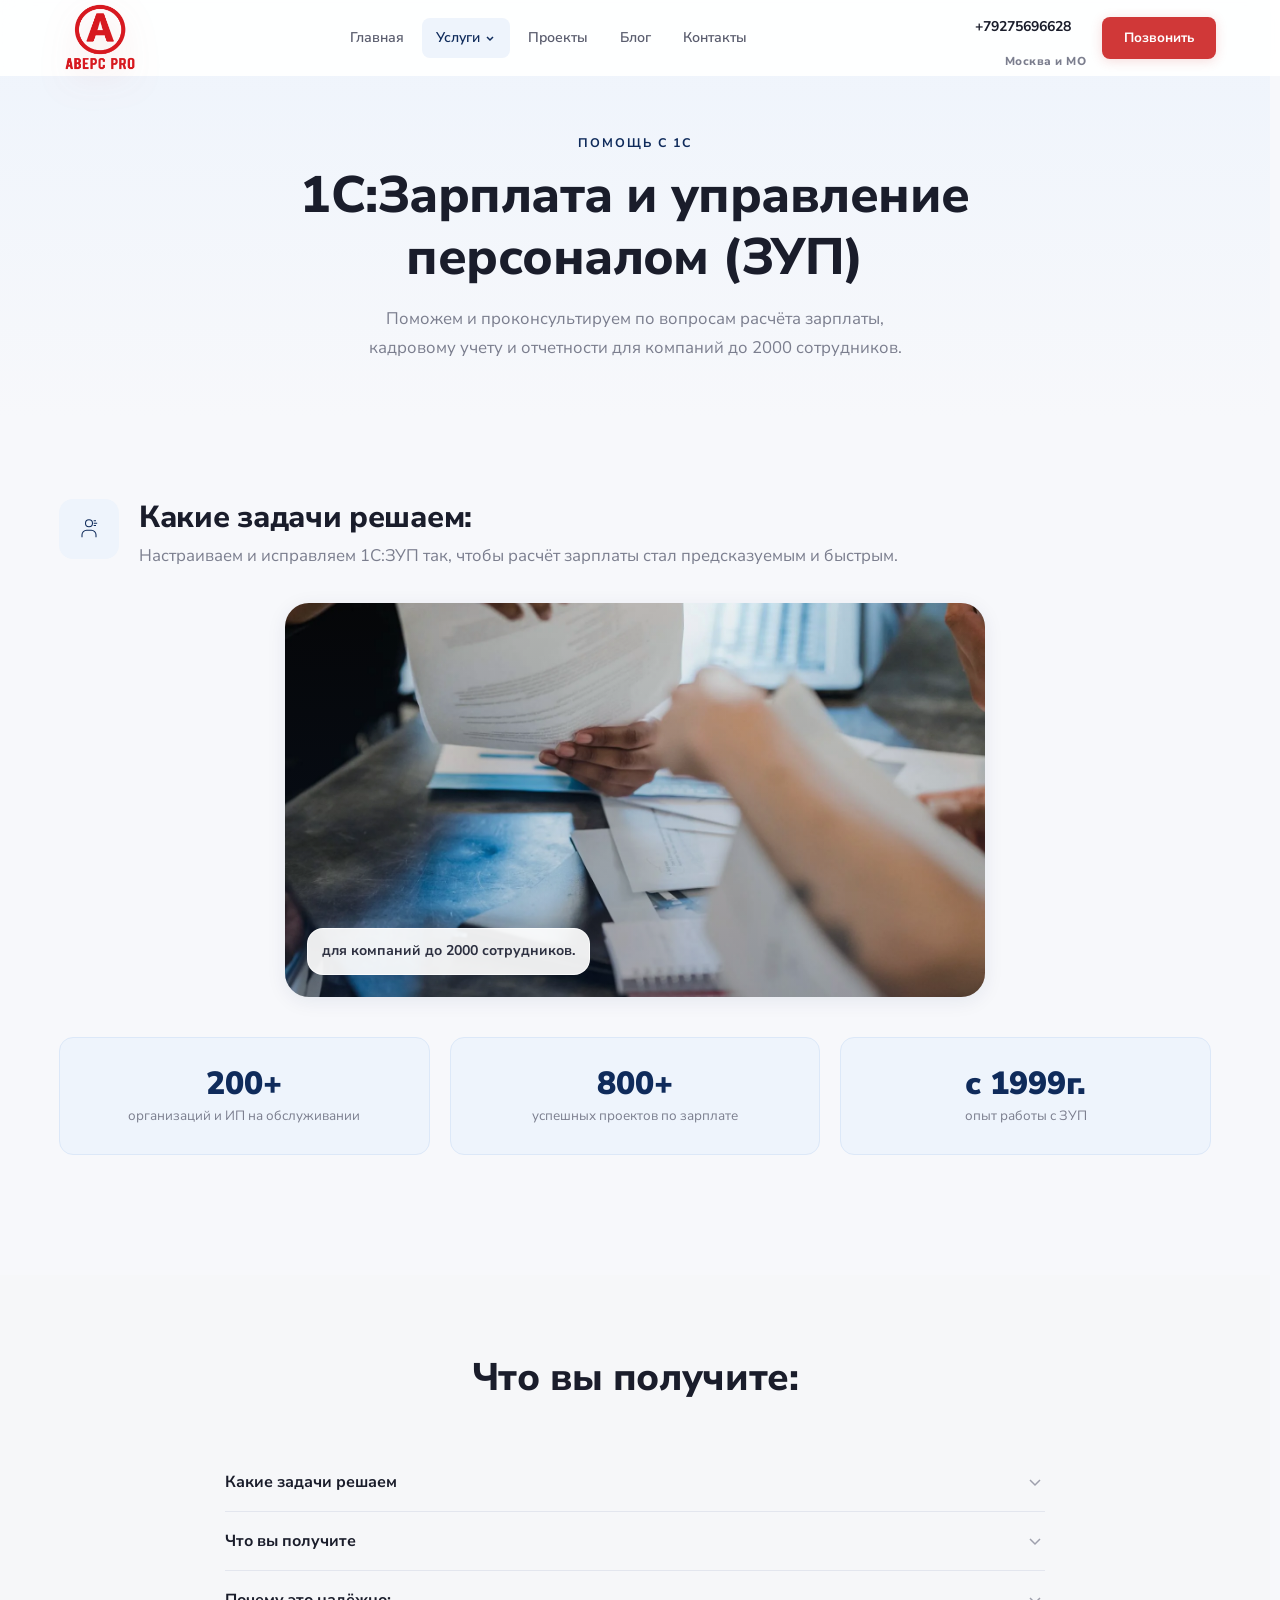
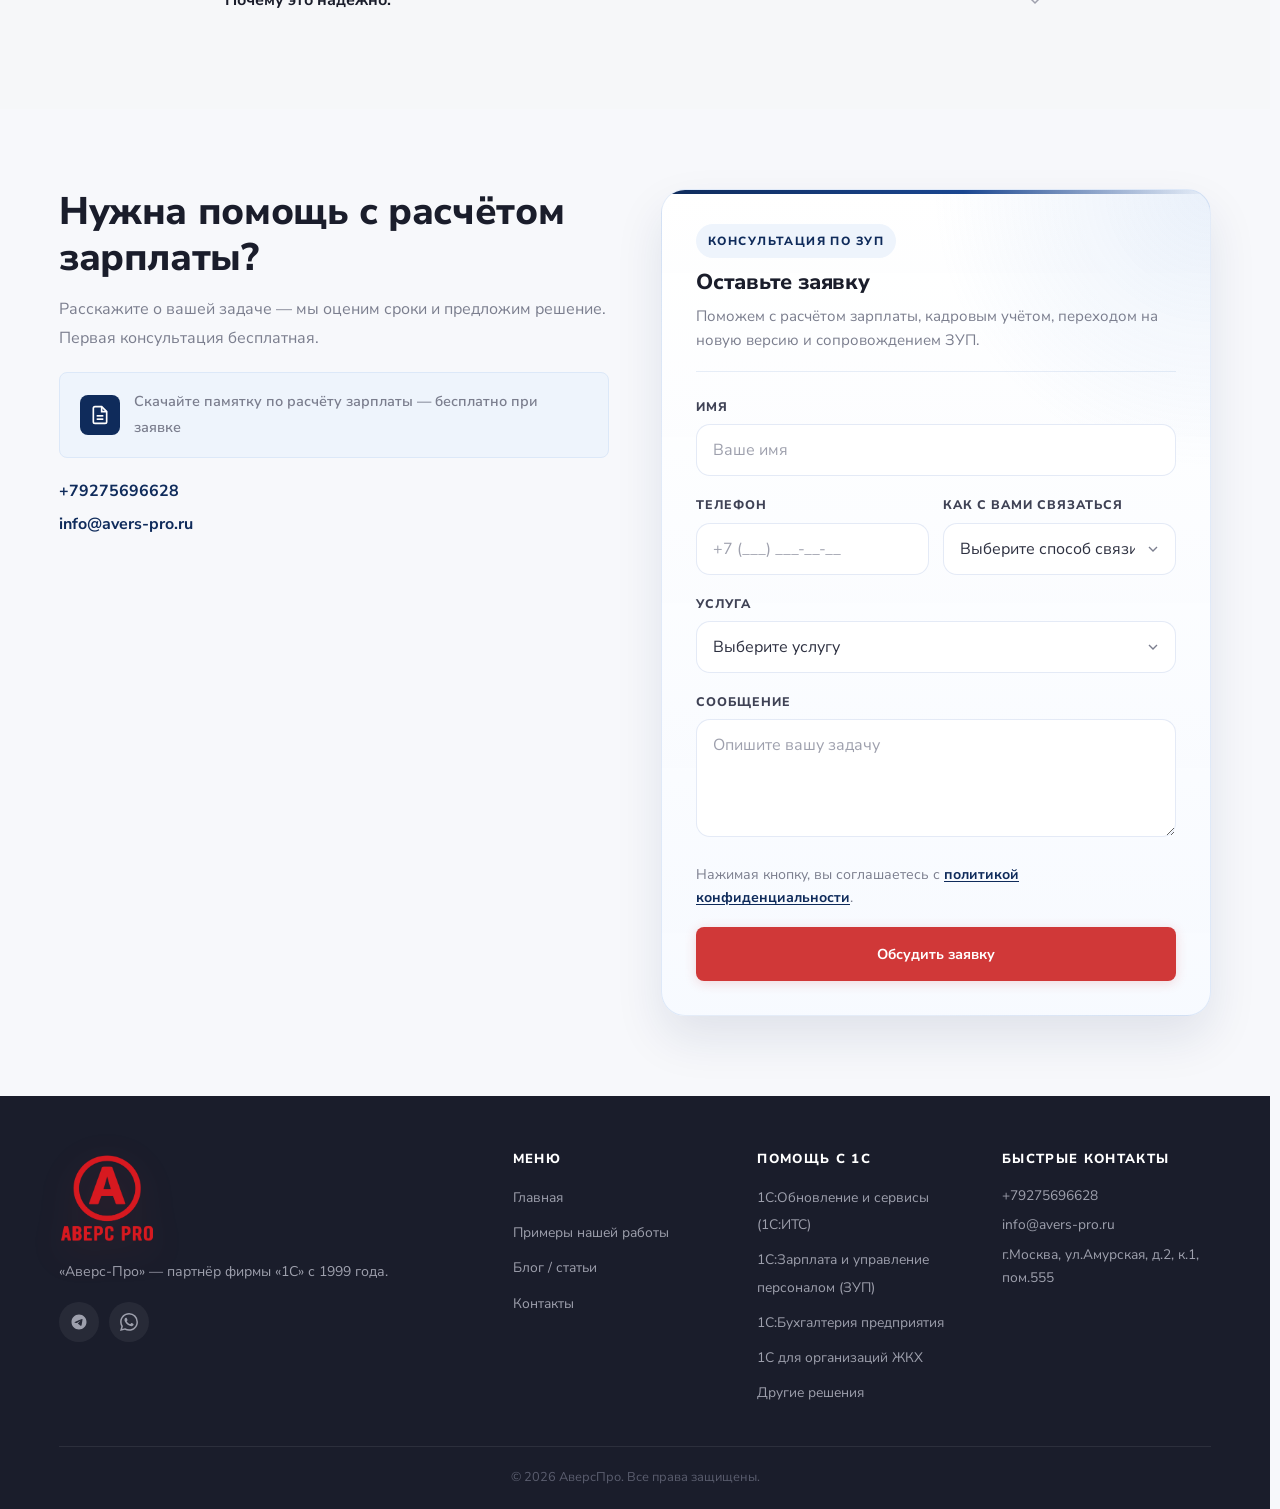
<file: services-zup.html>
<!DOCTYPE html>
<html lang="ru">
<head>
  <meta charset="UTF-8">
  <meta name="viewport" content="width=device-width, initial-scale=1.0">
  <title>1С:Зарплата и управление персоналом (ЗУП) — Аверс-Про</title>
  <meta name="description" content="1С:Зарплата и управление персоналом (ЗУП). Поможем и проконсультируем по вопросам расчёта зарплаты, кадровому учету и отчетности для компаний до 2000 сотрудников.">
  <link rel="shortcut icon" href="images/brand/logo.webp" type="image/x-icon">
  <link rel="preconnect" href="https://fonts.googleapis.com">
  <link rel="preconnect" href="https://fonts.gstatic.com" crossorigin>
  <link href="https://fonts.googleapis.com/css2?family=Nunito+Sans:ital,opsz,wght@0,6..12,300;0,6..12,400;0,6..12,500;0,6..12,600;0,6..12,700;0,6..12,800;1,6..12,400&display=swap" rel="stylesheet">
  <link rel="stylesheet" href="style.css">
</head>
<body>

  <header class="site-header" id="siteHeader">
    <div class="container header-inner">
      <a href="index.html" class="logo" aria-label="Аверс-Про">
        <span class="logo-mark">
          <img src="images/brand/logo.webp" alt="Логотип Аверс-Про" class="logo-image">
        </span>
      </a>
      <nav class="main-nav">
        <ul class="nav-list">
          <li class="nav-item"><a href="index.html" class="nav-link">Главная</a></li>
          <li class="nav-item has-dropdown">
            <a href="#" class="nav-link active">Услуги
              <svg class="nav-dropdown-icon" viewBox="0 0 12 12"><path d="M3 5l3 3 3-3" fill="none" stroke="currentColor" stroke-width="1.5"/></svg>
            </a>
            <div class="nav-dropdown">
              <a href="services-its.html">1С:Обновление и сервисы (1С:ИТС)</a>
              <a href="services-zup.html">1С:Зарплата и управление персоналом (ЗУП)</a>
              <a href="services-buh.html">1С:Бухгалтерия предприятия</a>
              <a href="services-gkh-nko.html">1С для организаций ЖКХ</a>
              <a href="services-other.html">Другие решения</a>
            </div>
          </li>
          <li class="nav-item"><a href="projects.html" class="nav-link">Проекты</a></li>
          <li class="nav-item"><a href="blog.html" class="nav-link">Блог</a></li>
          <li class="nav-item"><a href="contacts.html" class="nav-link">Контакты</a></li>
        </ul>
      </nav>
      <div class="header-right">
        <div class="header-meta">
          <a href="tel:+79275696628" class="header-phone">+79275696628</a>
          <span class="header-city">Москва и МО</span>
        </div>
        <a href="tel:+79275696628" class="btn btn-red btn-sm">Позвонить</a>
      </div>
      <button class="burger" id="burger" aria-label="Меню"><span></span><span></span><span></span></button>
    </div>
  </header>

  <div class="mobile-menu" id="mobileMenu">
    <div class="mobile-menu-inner">
      <ul class="mobile-nav-list">
        <li><a href="index.html" class="mobile-nav-link">Главная</a></li>
        <li>
          <button class="mobile-nav-link mobile-dropdown-toggle">Услуги
            <svg width="14" height="14" viewBox="0 0 12 12" style="margin-left:4px;vertical-align:middle"><path d="M3 5l3 3 3-3" fill="none" stroke="currentColor" stroke-width="1.5"/></svg>
          </button>
          <ul class="mobile-sub-list">
            <li><a href="services-its.html" class="mobile-sub-link">1С:ИТС</a></li>
            <li><a href="services-zup.html" class="mobile-sub-link active">1С:ЗУП</a></li>
            <li><a href="services-buh.html" class="mobile-sub-link">1С:Бухгалтерия предприятия</a></li>
            <li><a href="services-gkh-nko.html" class="mobile-sub-link">1С для организаций ЖКХ</a></li>
            <li><a href="services-other.html" class="mobile-sub-link">Другие решения</a></li>
          </ul>
        </li>
        <li><a href="projects.html" class="mobile-nav-link">Проекты</a></li>
        <li><a href="blog.html" class="mobile-nav-link">Блог</a></li>
        <li><a href="contacts.html" class="mobile-nav-link">Контакты</a></li>
      </ul>
      <a href="tel:+79275696628" class="mobile-phone">+79275696628</a>
      <span class="mobile-city">Москва и МО</span>
      <a href="tel:+79275696628" class="btn btn-red mobile-cta">Позвонить</a>
    </div>
  </div>

  <main>

    <section class="page-hero">
      <div class="container">
        <p class="page-hero-label">Помощь с 1С</p>
        <h1 class="page-hero-title">1С:Зарплата и управление персоналом (ЗУП)</h1>
        <p class="page-hero-subtitle">Поможем и проконсультируем по вопросам расчёта зарплаты, кадровому учету и отчетности для компаний до 2000 сотрудников.</p>
      </div>
    </section>

    <section class="section">
      <div class="container">
        <div class="svc-detail-header">
          <div class="svc-detail-icon">
            <svg width="28" height="28" viewBox="0 0 48 48" fill="none" stroke="currentColor" stroke-width="1.8"><circle cx="24" cy="14" r="6"/><path d="M12 38v-4a8 8 0 0 1 8-8h8a8 8 0 0 1 8 8v4"/><path d="M32 14h6M32 18h4M32 10h4"/></svg>
          </div>
          <div>
            <h2 class="svc-detail-title">Какие задачи решаем:</h2>
            <p class="svc-detail-lead">Настраиваем и исправляем 1С:ЗУП так, чтобы расчёт зарплаты стал предсказуемым и быстрым.</p>
          </div>
        </div>
        <div class="svc-detail-banner">
          <img src="images/services/photo-banner-zup.webp" alt="1С:Зарплата и управление персоналом (ЗУП)" loading="lazy" decoding="async">
          <div class="svc-detail-banner-note">для компаний до 2000 сотрудников.</div>
        </div>
        <div class="svc-stats">
          <div class="svc-stat">
            <span class="svc-stat-num">200+</span>
            <span class="svc-stat-label">организаций и ИП на обслуживании</span>
          </div>
          <div class="svc-stat">
            <span class="svc-stat-num">800+</span>
            <span class="svc-stat-label">успешных проектов по зарплате</span>
          </div>
          <div class="svc-stat">
            <span class="svc-stat-num">с 1999г.</span>
            <span class="svc-stat-label">опыт работы с ЗУП</span>
          </div>
        </div>
      </div>
    </section>

    <section class="section section-alt">
      <div class="container">
        <div class="section-header">
          <h2 class="section-title">Что вы получите:</h2>
        </div>
        <div class="svc-accordions">
          <div class="accordion" data-accordion>
            <button class="accordion-trigger" data-accordion-trigger>
              Какие задачи решаем
              <svg class="accordion-icon" width="20" height="20" viewBox="0 0 20 20" fill="none"><path d="M5 8l5 5 5-5" stroke="currentColor" stroke-width="1.5"/></svg>
            </button>
            <div class="accordion-content" data-accordion-content>
              <ul class="svc-list">
                <li>Настраиваем виды начислений, премий и удержаний под вашу структуру компании.</li>
                <li>Исправляем ошибки в расчёте НДФЛ и взносов, в том числе за прошлые периоды, приводя учёт в порядок.</li>
                <li>Налаживаем учет отпусков, в т.ч. резервов на отпуска.</li>
                <li>Настраиваем бесшовный обмен с 1С:Бухгалтерией, чтобы зарплата автоматически попадала в расходы без ручного ввода.</li>
                <li>Помогаем пройти аудит и ответить на требования госорганов, восстанавливая учёт при необходимости.</li>
              </ul>
            </div>
          </div>
          <div class="accordion" data-accordion>
            <button class="accordion-trigger" data-accordion-trigger>
              Что вы получите
              <svg class="accordion-icon" width="20" height="20" viewBox="0 0 20 20" fill="none"><path d="M5 8l5 5 5-5" stroke="currentColor" stroke-width="1.5"/></svg>
            </button>
            <div class="accordion-content" data-accordion-content>
              <p>Ваша работа с зарплатой станет проще и быстрее:</p>
              <ul class="svc-list svc-list-check">
                <li>Скорость: расчёт ускоряется более чем в 2 раза, а перерасчёты уходят в прошлое (снижение более чем в 3 раза).</li>
                <li>Автоматизация: 6-НДФЛ, РСВ, ЕФС-1 формируются автоматически, без ручных правок.</li>
                <li>Прозрачность: вы будете полностью понимать логику расчётов и сможете легко объяснять их сотрудникам и проверяющим.</li>
              </ul>
            </div>
          </div>
          <div class="accordion" data-accordion>
            <button class="accordion-trigger" data-accordion-trigger>
              Почему это надёжно:
              <svg class="accordion-icon" width="20" height="20" viewBox="0 0 20 20" fill="none"><path d="M5 8l5 5 5-5" stroke="currentColor" stroke-width="1.5"/></svg>
            </button>
            <div class="accordion-content" data-accordion-content>
              <ul class="svc-list svc-list-check">
                <li>Опыт работы с ЗУП с 1999г.</li>
                <li>На обслуживании 200+ организаций с численностью от 10 до 2000 человек.</li>
                <li>В штате — сертифицированные специалисты по расчёту зарплаты с опытом работы главным бухгалтером.</li>
              </ul>
            </div>
          </div>
        </div>
      </div>
    </section>

    <section class="section">
      <div class="container">
        <div class="svc-form-grid">
          <div class="svc-form-info">
            <h2>Нужна помощь с&nbsp;расчётом зарплаты?</h2>
            <p>Расскажите о вашей задаче — мы оценим сроки и&nbsp;предложим решение. Первая консультация бесплатная.</p>
            <div class="lead-magnet">
              <div class="lead-magnet-icon">
                <svg width="20" height="20" viewBox="0 0 24 24" fill="none" stroke="currentColor" stroke-width="2"><path d="M14 2H6a2 2 0 0 0-2 2v16a2 2 0 0 0 2 2h12a2 2 0 0 0 2-2V8z"/><polyline points="14 2 14 8 20 8"/><line x1="16" y1="13" x2="8" y2="13"/><line x1="16" y1="17" x2="8" y2="17"/></svg>
              </div>
              <p>Скачайте памятку по расчёту зарплаты — бесплатно при заявке</p>
            </div>
            <div class="svc-form-contacts">
              <a href="tel:+79275696628">+79275696628</a>
              <a href="mailto:info@avers-pro.ru">info@avers-pro.ru</a>
            </div>
          </div>
          <form class="form-card" data-form data-lead-magnet>
            <div class="form-card-header">
              <span class="form-card-kicker">Консультация по ЗУП</span>
              <h3>Оставьте заявку</h3>
              <p>Поможем с расчётом зарплаты, кадровым учётом, переходом на новую версию и сопровождением ЗУП.</p>
            </div>
            <div class="form-group">
              <label for="zup-name">Имя</label>
              <input type="text" id="zup-name" name="name" required placeholder="Ваше имя">
            </div>
            <div class="form-row">
              <div class="form-group">
                <label for="zup-phone">Телефон</label>
                <input type="tel" id="zup-phone" name="phone" required placeholder="+7 (___) ___-__-__">
              </div>
              <div class="form-group">
                <label for="zup-contact-method">Как с вами связаться</label>
                <select id="zup-contact-method" name="contact_method" required>
                  <option value="">Выберите способ связи</option>
                  <option value="call">Позвонить</option>
                  <option value="max">Написать в MAX</option>
                  <option value="telegram">Написать в Telegram</option>
                </select>
              </div>
            </div>
            <div class="form-group">
              <label for="zup-service">Услуга</label>
              <select id="zup-service" name="service">
                <option value="">Выберите услугу</option>
                <option value="its">1С:ИТС</option>
                <option value="zup">1С:ЗУП</option>
                <option value="buh">1С:Бухгалтерия</option>
                <option value="gkh">ЖКХ</option>
                <option value="merge">Объединение баз</option>
                <option value="other">Другое</option>
              </select>
            </div>
            <div class="form-group">
              <label for="zup-message">Сообщение</label>
              <textarea id="zup-message" name="message" rows="4" placeholder="Опишите вашу задачу"></textarea>
            </div>
            <p class="form-note">Нажимая кнопку, вы соглашаетесь с <a href="privacy-policy.html">политикой конфиденциальности</a>.</p>
            <button type="submit" class="btn btn-red btn-full">Обсудить заявку</button>
          </form>
        </div>
      </div>
    </section>

  </main>

  <footer class="site-footer">
    <div class="container">
      <div class="footer-grid">
        <div>
          <div class="footer-logo">
            <span class="logo-mark">
              <img src="images/brand/logo.webp" alt="Логотип Аверс-Про" class="logo-image">
            </span>
          </div>
          <p class="footer-desc">«Аверс-Про» — партнёр фирмы «1С» с 1999 года.</p>
          <div class="footer-socials">
            <a href="#" class="footer-social" aria-label="Telegram">
              <svg width="18" height="18" viewBox="0 0 24 24" fill="currentColor"><path d="M12 2C6.48 2 2 6.48 2 12s4.48 10 10 10 10-4.48 10-10S17.52 2 12 2zm4.64 6.8c-.15 1.58-.8 5.42-1.13 7.19-.14.75-.42 1-.68 1.03-.58.05-1.02-.38-1.58-.75-.88-.58-1.38-.94-2.23-1.5-.99-.65-.35-1.01.22-1.59.15-.15 2.71-2.48 2.76-2.69a.2.2 0 00-.05-.18c-.06-.05-.14-.03-.21-.02-.09.02-1.49.95-4.22 2.79-.4.27-.76.41-1.08.4-.36-.01-1.04-.2-1.55-.37-.63-.2-1.12-.31-1.08-.66.02-.18.27-.36.74-.55 2.92-1.27 4.86-2.11 5.83-2.51 2.78-1.16 3.35-1.36 3.73-1.36.08 0 .27.02.39.12.1.08.13.19.14.27-.01.06.01.24 0 .38z"/></svg>
            </a>
            <a href="#" class="footer-social" aria-label="WhatsApp">
              <svg width="18" height="18" viewBox="0 0 24 24" fill="currentColor"><path d="M17.472 14.382c-.297-.149-1.758-.867-2.03-.967-.273-.099-.471-.148-.67.15-.197.297-.767.966-.94 1.164-.173.199-.347.223-.644.075-.297-.15-1.255-.463-2.39-1.475-.883-.788-1.48-1.761-1.653-2.059-.173-.297-.018-.458.13-.606.134-.133.298-.347.446-.52.149-.174.198-.298.298-.497.099-.198.05-.371-.025-.52-.075-.149-.669-1.612-.916-2.207-.242-.579-.487-.5-.669-.51-.173-.008-.371-.01-.57-.01-.198 0-.52.074-.792.372-.272.297-1.04 1.016-1.04 2.479 0 1.462 1.065 2.875 1.213 3.074.149.198 2.096 3.2 5.077 4.487.709.306 1.262.489 1.694.625.712.227 1.36.195 1.871.118.571-.085 1.758-.719 2.006-1.413.248-.694.248-1.289.173-1.413-.074-.124-.272-.198-.57-.347m-5.421 7.403h-.004a9.87 9.87 0 01-5.031-1.378l-.361-.214-3.741.982.998-3.648-.235-.374a9.86 9.86 0 01-1.51-5.26c.001-5.45 4.436-9.884 9.888-9.884 2.64 0 5.122 1.03 6.988 2.898a9.825 9.825 0 012.893 6.994c-.003 5.45-4.437 9.884-9.885 9.884m8.413-18.297A11.815 11.815 0 0012.05 0C5.495 0 .16 5.335.157 11.892c0 2.096.547 4.142 1.588 5.945L.057 24l6.305-1.654a11.882 11.882 0 005.683 1.448h.005c6.554 0 11.89-5.335 11.893-11.893a11.821 11.821 0 00-3.48-8.413z"/></svg>
            </a>
          </div>
        </div>
        <div class="footer-nav">
          <h4 class="footer-heading">Меню</h4>
          <ul>
            <li><a href="index.html">Главная</a></li>
            <li><a href="projects.html">Примеры нашей работы</a></li>
            <li><a href="blog.html">Блог / статьи</a></li>
            <li><a href="contacts.html">Контакты</a></li>
          </ul>
        </div>
        <div class="footer-services">
          <h4 class="footer-heading">Помощь с 1С</h4>
          <ul>
            <li><a href="services-its.html">1С:Обновление и сервисы (1С:ИТС)</a></li>
            <li><a href="services-zup.html">1С:Зарплата и управление персоналом (ЗУП)</a></li>
            <li><a href="services-buh.html">1С:Бухгалтерия предприятия</a></li>
            <li><a href="services-gkh-nko.html">1С для организаций ЖКХ</a></li>
            <li><a href="services-other.html">Другие решения</a></li>
          </ul>
        </div>
        <div class="footer-contacts">
          <h4 class="footer-heading">Быстрые контакты</h4>
          <p><a href="tel:+79275696628">+79275696628</a></p>
          <p><a href="mailto:info@avers-pro.ru">info@avers-pro.ru</a></p>
          <p>г.Москва, ул.Амурская, д.2, к.1, пом.555</p>
        </div>
      </div>
      <div class="footer-bottom">
        <p>&copy; 2026 АверсПро. Все права защищены.</p>
      </div>
    </div>
  </footer>

  <script src="script.js"></script>
</body>
</html>
</file>
<file: style.css>
/* ============================================
   АверсПро — Corporate 1C Consulting
   Blue/Red premium corporate design system
   Font: Nunito Sans (rounded, readable, Cyrillic)
   ============================================ */

/* --- Variables --- */
:root {
  --blue-900: #0f2b5b;
  --blue-800: #14366e;
  --blue-700: #1a4690;
  --blue-600: #2057b0;
  --blue-500: #2563c4;
  --blue-400: #4a84d4;
  --blue-300: #7ba7e3;
  --blue-200: #b3cdf0;
  --blue-100: #dce8f8;
  --blue-50: #eef4fc;

  --red-600: #c03030;
  --red-500: #d03838;
  --red-400: #e04848;
  --red-hover: #a82828;

  --gray-900: #1a1d2b;
  --gray-800: #2d3040;
  --gray-700: #3f4255;
  --gray-600: #5a5d6e;
  --gray-500: #7b7e8e;
  --gray-400: #9ea0ad;
  --gray-300: #c2c4ce;
  --gray-200: #dfe0e6;
  --gray-100: #edeef2;
  --gray-50: #f6f7f9;

  --white: #ffffff;
  --bg: #f7f8fb;
  --surface: #ffffff;
  --border: #e3e6ee;

  --font-display: 'Nunito Sans', 'Segoe UI', sans-serif;
  --font-body: 'Nunito Sans', 'Segoe UI', sans-serif;

  --container: 1200px;
  --gap: 24px;
  --radius: 14px;
  --radius-sm: 8px;
  --radius-pill: 100px;
  --header-h: 76px;
  --transition: 0.3s cubic-bezier(.4,0,.2,1);
  --shadow-sm: 0 1px 3px rgba(15,43,91,.06);
  --shadow-md: 0 4px 20px rgba(15,43,91,.08);
  --shadow-lg: 0 12px 40px rgba(15,43,91,.10);
  --shadow-card: 0 2px 12px rgba(15,43,91,.06);
  --scrollbar-comp: 0px;
}

/* --- Reset --- */
*, *::before, *::after { margin:0; padding:0; box-sizing:border-box; }
html {
  scroll-behavior:smooth; -webkit-text-size-adjust:100%;
  scrollbar-gutter:stable;
  scrollbar-width:thin;
  scrollbar-color:var(--blue-900) rgba(220,232,248,.9);
}

body {
  font-family: var(--font-body);
  font-size: 16px;
  line-height: 1.7;
  color: var(--gray-800);
  background: var(--bg);
  -webkit-font-smoothing: antialiased;
  overflow-x: hidden;
}
body.menu-open {
  overflow:hidden;
  padding-right:var(--scrollbar-comp);
}
body.menu-open .site-header,
body.menu-open .mobile-menu {
  padding-right:var(--scrollbar-comp);
}

html::-webkit-scrollbar,
.mobile-menu-inner::-webkit-scrollbar {
  width:12px;
  height:12px;
}
html::-webkit-scrollbar-track,
.mobile-menu-inner::-webkit-scrollbar-track {
  background:
    linear-gradient(180deg, rgba(220,232,248,.92), rgba(238,244,252,.96));
  border-radius:999px;
}
html::-webkit-scrollbar-thumb,
.mobile-menu-inner::-webkit-scrollbar-thumb {
  background:
    linear-gradient(180deg, var(--blue-800), var(--blue-900));
  border:2px solid rgba(238,244,252,.96);
  border-radius:999px;
  box-shadow:inset 0 0 0 1px rgba(255,255,255,.22);
}
html::-webkit-scrollbar-thumb:hover,
.mobile-menu-inner::-webkit-scrollbar-thumb:hover {
  background:
    linear-gradient(180deg, var(--blue-700), var(--blue-900));
}
html::-webkit-scrollbar-corner,
.mobile-menu-inner::-webkit-scrollbar-corner {
  background:transparent;
}

.mobile-menu-inner {
  scrollbar-width:thin;
  scrollbar-color:var(--blue-900) rgba(220,232,248,.9);
}

img { max-width:100%; height:auto; display:block; }
a { color:inherit; text-decoration:none; transition:color var(--transition); }
ul,ol { list-style:none; }
button { font-family:inherit; cursor:pointer; border:none; background:none; font-size:inherit; }
input,textarea,select { font-family:inherit; font-size:inherit; }

/* --- Typography --- */
h1,h2,h3,h4,h5 {
  font-family: var(--font-display);
  font-weight: 800;
  line-height: 1.2;
  color: var(--gray-900);
  letter-spacing: -0.01em;
}
h1 { font-size: clamp(2rem,5vw,3.2rem); }
h2 { font-size: clamp(1.6rem,3.5vw,2.4rem); }
h3 { font-size: clamp(1.15rem,2vw,1.4rem); }
h4 { font-size: 1.1rem; }
p { margin-bottom:1em; }
p:last-child { margin-bottom:0; }
.text-normal-case { text-transform:none !important; letter-spacing:.04em !important; }

/* --- Layout --- */
.container { max-width:var(--container); margin:0 auto; padding:0 var(--gap); }
.section { padding:80px 0; }
.section-alt { background:var(--gray-50); }
.section-blue { background:var(--blue-900); color:var(--blue-200); }
.section-blue h2,.section-blue h3,.section-blue h4 { color:#fff; }
.section-header { text-align:center; margin-bottom:52px; }
.section-label {
  font-size:.78rem; font-weight:700; text-transform:uppercase;
  letter-spacing:.16em; color:var(--blue-900); margin-bottom:10px;
}
.section-title { max-width:680px; margin:0 auto; }
.section-subtitle { color:var(--gray-500); max-width:560px; margin:8px auto 0; font-size:1.05rem; }
.section-footer { text-align:center; margin-top:44px; }

/* --- Buttons --- */
.btn {
  display:inline-flex; align-items:center; justify-content:center; gap:8px;
  font-weight:700; font-size:.9rem; padding:14px 32px;
  border-radius:var(--radius-sm); transition:all var(--transition);
  white-space:nowrap; border:none; cursor:pointer;
}
.btn-red {
  background:var(--red-500); color:#fff;
  box-shadow:0 2px 12px rgba(208,56,56,.18);
}
.btn-red:hover {
  background:var(--red-hover);
  transform:translateY(-1px);
  box-shadow:0 6px 20px rgba(208,56,56,.25);
}
.btn-blue {
  background:var(--blue-900); color:#fff;
  box-shadow:0 2px 12px rgba(32,87,176,.15);
}
.btn-blue:hover {
  background:var(--blue-700);
  transform:translateY(-1px);
  box-shadow:0 6px 20px rgba(32,87,176,.2);
}
.btn-outline {
  background:transparent; color:var(--blue-900);
  border:1.5px solid var(--border);
}
.btn-outline:hover {
  border-color:var(--blue-500); background:var(--blue-50);
}
.btn-white {
  background:#fff; color:var(--blue-900);
}
.btn-white:hover {
  background:var(--blue-50); transform:translateY(-1px);
}
.btn-sm { padding:10px 22px; font-size:.84rem; }
.btn-lg { padding:18px 40px; font-size:1rem; }
.btn-full { width:100%; }

/* ============================================
   HEADER
   ============================================ */
.site-header {
  position:fixed; top:0; left:0; right:0; z-index:100;
  height:var(--header-h);
  background:rgba(255,255,255,.92);
  backdrop-filter:blur(14px); -webkit-backdrop-filter:blur(14px);
  border-bottom:1px solid transparent;
  transition:all var(--transition);
}
.site-header.scrolled {
  border-bottom-color:var(--border);
  box-shadow:var(--shadow-sm);
}
.header-inner {
  display:flex; align-items:center; justify-content:space-between;
  height:var(--header-h); gap:24px;
}

/* Logo */
.logo {
  flex-shrink:0; display:flex; align-items:center; justify-content:center;
  gap:0; color:var(--blue-900); line-height:0;
}
.logo-mark {
  width:72px; height:70px; padding:0; flex-shrink:0;
  border-radius:0; border:none;
  background:none;
  display:flex; align-items:center; justify-content:center;
  box-shadow:none;
}
.logo-image {
  width:100%; height:100%; object-fit:contain;
  filter:drop-shadow(0 10px 18px rgba(208,56,56,.14));
}

/* Nav */
.main-nav { flex:1; }
.nav-list { display:flex; align-items:center; justify-content:center; gap:4px; }
.nav-item { position:relative; }
.nav-link {
  font-size:.88rem; font-weight:600; padding:8px 14px;
  border-radius:var(--radius-sm); color:var(--gray-600);
  transition:all var(--transition); display:flex; align-items:center; gap:4px;
}
.nav-link:hover,.nav-link.active { color:var(--blue-900); }
.nav-link.active { background:var(--blue-50); }

/* Dropdown */
.nav-dropdown-icon { width:12px; height:12px; transition:transform var(--transition); }
.nav-item:hover .nav-dropdown-icon { transform:rotate(180deg); }
.nav-dropdown {
  position:absolute; top:100%; left:0; min-width:240px;
  background:var(--white); border:1px solid var(--border);
  border-radius:var(--radius-sm); padding:8px;
  box-shadow:var(--shadow-lg);
  opacity:0; visibility:hidden; transform:translateY(8px);
  transition:all var(--transition); z-index:110;
}
.nav-item:hover .nav-dropdown,
.nav-item.dropdown-open .nav-dropdown {
  opacity:1; visibility:visible; transform:translateY(0);
}
.nav-dropdown a {
  display:block; padding:10px 14px; font-size:.88rem; font-weight:500;
  border-radius:6px; color:var(--gray-700); transition:all var(--transition);
}
.nav-dropdown a:hover { background:var(--blue-50); color:var(--blue-900); }

/* Header right */
.header-right { display:flex; align-items:center; gap:16px; flex-shrink:0; }
.header-meta {
  display:flex; flex-direction:column; align-items:flex-end; gap:2px;
}
.header-phone {
  display:inline-flex; align-items:center; justify-content:center;
  padding:10px 14px; border-radius:var(--radius-pill);
  border:1px solid transparent; font-size:.88rem; font-weight:700; color:var(--gray-900);
  transition:color var(--transition), background var(--transition), border-color var(--transition), box-shadow var(--transition);
}
.header-phone:hover {
  color:var(--blue-900); background:var(--blue-50);
  border-color:var(--blue-100); box-shadow:var(--shadow-sm);
}
.header-city {
  font-size:.72rem; font-weight:800; letter-spacing:.04em; color:var(--gray-500);
}

/* Burger */
.burger {
  display:none; flex-direction:column; align-items:center; justify-content:center;
  gap:5px; width:44px; height:44px; padding:10px;
  border:1px solid rgba(32,87,176,.12); border-radius:16px;
  background:rgba(255,255,255,.88); box-shadow:var(--shadow-sm);
  z-index:110;
  transition:background var(--transition), border-color var(--transition), box-shadow var(--transition), transform var(--transition);
}
.burger:hover { border-color:rgba(32,87,176,.22); box-shadow:var(--shadow-md); }
.burger.active { background:var(--blue-50); border-color:rgba(32,87,176,.2); }
.burger span {
  display:block; width:100%; height:2px; background:var(--gray-900);
  border-radius:2px; transition:all var(--transition); transform-origin:center;
}
.burger.active span:nth-child(1) { transform:rotate(45deg) translate(5px,5px); }
.burger.active span:nth-child(2) { opacity:0; }
.burger.active span:nth-child(3) { transform:rotate(-45deg) translate(5px,-5px); }

/* Mobile Menu */
.mobile-menu {
  position:fixed; inset:0; z-index:99;
  padding:0;
  background:
    radial-gradient(circle at top right, rgba(74,132,212,.18), transparent 28%),
    linear-gradient(180deg, rgba(247,248,251,.56), rgba(241,245,251,.94));
  backdrop-filter:blur(10px); -webkit-backdrop-filter:blur(10px);
  display:flex; align-items:stretch; justify-content:stretch;
  opacity:0; visibility:hidden; pointer-events:none; transform:translateY(10px) scale(.98);
  transition:opacity .28s ease, visibility .28s ease, transform .32s ease;
}
.mobile-menu.active { opacity:1; visibility:visible; pointer-events:auto; transform:translateY(0) scale(1); }
.mobile-menu-inner {
  width:100%; max-width:none; height:100dvh; overflow-y:auto;
  margin:0;
  padding:calc(var(--header-h) + 18px) var(--gap) max(24px, env(safe-area-inset-bottom));
  display:flex; flex-direction:column; text-align:left;
  border-radius:0; border:none;
  background:
    radial-gradient(circle at top right, rgba(74,132,212,.16), transparent 36%),
    linear-gradient(180deg, rgba(255,255,255,.98), rgba(246,247,249,.94));
  box-shadow:none;
}
.mobile-nav-list { display:flex; flex-direction:column; gap:10px; margin-bottom:auto; }
.mobile-nav-list > li { display:flex; flex-direction:column; }
.mobile-nav-link {
  width:100%; display:flex; align-items:center; justify-content:space-between; gap:12px;
  font-size:1.1rem; font-weight:700; padding:14px 16px;
  color:var(--gray-700); transition:all var(--transition);
  border-radius:18px; background:rgba(255,255,255,.54); border:1px solid transparent;
}
.mobile-nav-link:hover,.mobile-nav-link.active,.mobile-dropdown-toggle.open {
  color:var(--blue-900); background:var(--white);
  border-color:rgba(32,87,176,.14); box-shadow:0 14px 30px rgba(15,43,91,.08);
}
.mobile-sub-list {
  display:flex; flex-direction:column; gap:8px; max-height:0; opacity:0;
  overflow:hidden; margin-top:0; padding:0 0 0 14px;
  border-left:1px solid rgba(32,87,176,.12); transform:translateY(-8px);
  transition:max-height .36s cubic-bezier(.2,.8,.2,1), opacity .22s ease, transform .22s ease, margin-top .22s ease;
}
.mobile-sub-list.open { opacity:1; transform:translateY(0); margin-top:12px; }
.mobile-dropdown-toggle svg {
  flex-shrink:0; width:18px; height:18px; margin-left:auto; vertical-align:middle;
  color:var(--gray-500); transition:transform var(--transition), color var(--transition);
}
.mobile-dropdown-toggle.open svg { transform:rotate(180deg); color:var(--blue-900); }
.mobile-sub-link {
  display:block; font-size:.96rem; font-weight:700; line-height:1.35; color:var(--gray-600);
  padding:10px 14px; border-radius:16px; background:rgba(255,255,255,.82);
  border:1px solid rgba(32,87,176,.08);
  transition:transform var(--transition), color var(--transition), background var(--transition), border-color var(--transition), box-shadow var(--transition);
}
.mobile-sub-link:hover,.mobile-sub-link.active {
  color:var(--blue-900); background:var(--white); border-color:rgba(32,87,176,.18);
  box-shadow:var(--shadow-sm); transform:translateX(4px);
}
.mobile-phone {
  display:block; font-size:1.25rem; font-weight:800; color:var(--gray-900);
  margin-top:24px; padding-top:20px; border-top:1px solid rgba(32,87,176,.12);
  margin-bottom:14px; text-align:center;
}
.mobile-city {
  display:block; margin:-2px 0 16px; text-align:center;
  font-size:.82rem; font-weight:800; letter-spacing:.04em; color:var(--gray-500);
}
.mobile-cta { display:block; width:100%; text-align:center; }

/* ============================================
   HERO
   ============================================ */
.hero {
  position:relative; padding:calc(var(--header-h) + 64px) 0 80px;
  overflow:hidden; min-height:88vh; display:flex; align-items:center;
}
.hero-bg {
  position:absolute; top:0; right:0; width:55%; height:100%;
  background:
    radial-gradient(ellipse at 60% 40%, rgba(37,99,196,.07) 0%, transparent 55%),
    radial-gradient(ellipse at 80% 80%, rgba(37,99,196,.04) 0%, transparent 50%);
  pointer-events:none;
}
.hero-grid { display:grid; grid-template-columns:1fr 1fr; gap:56px; align-items:center; }
.hero-label {
  display:inline-flex; align-items:center; gap:8px;
  font-size:.78rem; font-weight:700; letter-spacing:.08em;
  color:var(--blue-900); background:rgba(15,43,91,.06);
  padding:6px 16px; border-radius:var(--radius-pill); margin-bottom:20px;
}
.hero-label-dot { width:6px; height:6px; border-radius:50%; background:var(--blue-900); }
.hero-title { font-size:clamp(2.2rem,5.5vw,3.6rem); line-height:1.08; margin-bottom:20px; }
.hero-title .blue { color:var(--blue-900); }
.hero-subtitle {
  font-size:1.1rem; color:var(--gray-500); max-width:500px;
  margin-bottom:32px; line-height:1.75;
}
.hero-actions { display:flex; gap:14px; flex-wrap:wrap; margin-bottom:28px; }
.hero-actions .btn-outline {
  color:var(--blue-900);
  border-color:rgba(15,43,91,.18);
}
.hero-actions .btn-outline:hover {
  border-color:var(--blue-900);
  background:rgba(15,43,91,.06);
}

/* Hero trust strip */
.hero-trust { display:flex; flex-direction:column; gap:10px; }
.hero-trust-item {
  display:flex; align-items:center; gap:10px;
  font-size:.88rem; font-weight:600; color:var(--gray-600);
}

/* Hero right panel */
.hero-right { display:flex; flex-direction:column; gap:20px; }
.hero-stats-panel {
  display:grid; grid-template-columns:1fr 1fr; gap:16px;
  background:var(--white); border-radius:var(--radius); padding:28px;
  border:1px solid var(--border); box-shadow:var(--shadow-md);
}
.hero-stat { text-align:center; padding:8px 0; }
.hero-stat-num {
  display:block; font-size:1.8rem; font-weight:900; color:var(--blue-900); line-height:1.1;
}
.hero-stat-label { font-size:.78rem; color:var(--gray-500); display:block; margin-top:4px; line-height:1.35; }

.hero-quote {
  padding:22px 24px; background:var(--blue-50); border-radius:var(--radius);
  border-left:3px solid var(--blue-800);
}
.hero-quote blockquote {
  font-style:italic; font-size:.92rem; color:var(--gray-700); line-height:1.7; margin:0;
}
.hero-quote-author {
  font-size:.82rem; font-weight:700; color:var(--gray-500); margin-top:10px;
}
.hero-photo-card {
  position:relative; aspect-ratio:4/3; overflow:hidden;
  border-radius:28px; border:1px solid rgba(255,255,255,.78);
  background:var(--white); box-shadow:0 22px 60px rgba(15,43,91,.16);
}
.hero-photo-card::after {
  content:''; position:absolute; inset:0;
  background:linear-gradient(180deg, rgba(15,43,91,.05), rgba(15,43,91,.32));
}
.hero-photo-card img {
  width:100%; height:100%; object-fit:cover; object-position:center bottom;
}
.hero-photo-badge {
  position:absolute; left:22px; bottom:22px; z-index:1;
  max-width:240px; padding:14px 16px;
  border-radius:18px; background:rgba(255,255,255,.9);
  backdrop-filter:blur(10px); -webkit-backdrop-filter:blur(10px);
  border:1px solid rgba(255,255,255,.65); box-shadow:var(--shadow-md);
}
.hero-photo-badge strong {
  display:block; font-size:.78rem; letter-spacing:.04em;
  color:var(--blue-900); margin-bottom:6px;
}
.hero-photo-badge span {
  display:block; font-size:.92rem; font-weight:700; line-height:1.45; color:var(--gray-800);
}

/* Lead download */
.lead-download { margin-top:16px; }
.lead-download.hidden { display:none; }

/* Blog home 2-column */
.blog-home-2col { grid-template-columns:1fr 1fr !important; }
.blog-read-btn { margin-top:auto; align-self:flex-start; }

/* ============================================
   SERVICE CARDS (home & service pages)
   ============================================ */
.services-grid { display:grid; grid-template-columns:repeat(3,1fr); gap:20px; }
.svc-card {
  display:flex; flex-direction:column; padding:28px 24px;
  background:var(--white); border-radius:var(--radius);
  border:1px solid var(--border); transition:all var(--transition);
}
.svc-card:hover {
  border-color:var(--blue-300);
  transform:translateY(-4px); box-shadow:var(--shadow-lg);
}
.svc-card-icon {
  width:52px; height:52px; border-radius:var(--radius-sm);
  background:var(--blue-50); display:flex; align-items:center; justify-content:center;
  margin-bottom:18px; color:var(--blue-900);
}
.svc-card h3 { font-size:1.12rem; margin-bottom:10px; font-weight:700; }
.svc-card p { font-size:.9rem; color:var(--gray-500); flex:1; margin-bottom:14px; line-height:1.65; }
.svc-card-link { font-size:.86rem; font-weight:700; color:var(--blue-900); }
.svc-card-link:hover { color:var(--blue-900); }
.svc-card-media {
  position:relative; overflow:hidden; aspect-ratio:16/9; margin-bottom:20px;
  border-radius:18px; background:var(--gray-100);
}
.svc-card-media::after {
  content:''; position:absolute; inset:0;
  background:linear-gradient(180deg, rgba(15,43,91,0), rgba(15,43,91,.12));
}
.svc-card-media img {
  width:100%; height:100%; object-fit:cover; object-position:center;
}

/* ============================================
   STATS BAR
   ============================================ */
.stats-bar { padding:58px 0; }
.stats-shell {
  position:relative; overflow:hidden;
  padding:40px; border-radius:32px;
  background:
    radial-gradient(circle at top left, rgba(123,167,227,.18), transparent 34%),
    radial-gradient(circle at bottom right, rgba(255,255,255,.08), transparent 28%),
    linear-gradient(180deg, rgba(255,255,255,.04), rgba(255,255,255,.02));
  border:1px solid rgba(255,255,255,.08);
  box-shadow:0 26px 70px rgba(8,26,54,.22);
}
.stats-shell::before,
.stats-shell::after {
  content:''; position:absolute; border-radius:50%; pointer-events:none;
}
.stats-shell::before {
  width:320px; height:320px; left:-110px; top:-170px;
  background:radial-gradient(circle, rgba(123,167,227,.18) 0%, transparent 68%);
}
.stats-shell::after {
  width:260px; height:260px; right:-90px; bottom:-140px;
  background:radial-gradient(circle, rgba(255,255,255,.08) 0%, transparent 72%);
}
.stats-heading {
  position:relative; z-index:1;
  max-width:640px; margin:0 auto 30px; text-align:center;
}
.stats-kicker {
  display:inline-block; margin-bottom:10px;
  font-size:.92rem; font-weight:800; letter-spacing:.04em;
  color:var(--blue-200);
}
.stats-title {
  color:#fff; font-size:clamp(1.45rem, 3vw, 2.2rem);
}
.stats-subtitle {
  margin-top:12px; font-size:.96rem; line-height:1.7; color:rgba(220,232,248,.84);
}
.stats-grid {
  position:relative; z-index:1;
  display:grid; grid-template-columns:repeat(4,1fr); gap:20px;
}
.stat-item {
  position:relative;
  display:flex; flex-direction:column; align-items:flex-start; justify-content:space-between;
  min-height:174px; padding:24px 22px 20px; text-align:left;
  border-radius:24px; border:1px solid rgba(255,255,255,.08);
  background:linear-gradient(180deg, rgba(255,255,255,.1), rgba(255,255,255,.04));
  box-shadow:inset 0 1px 0 rgba(255,255,255,.08);
}
.stat-item::before {
  content:''; position:absolute; left:22px; top:0;
  width:56px; height:3px; border-radius:999px;
  background:linear-gradient(90deg, var(--blue-200), rgba(255,255,255,.35));
}
.stat-value {
  display:inline-flex; align-items:flex-start; gap:6px;
  margin-bottom:18px;
}
.stat-num {
  font-family:var(--font-display); font-size:clamp(2.2rem,4.5vw,3.2rem);
  font-weight:900; color:#fff; line-height:.92; display:block;
}
.stat-plus {
  font-size:clamp(1.2rem,2.2vw,1.9rem); font-weight:900;
  color:var(--blue-200); line-height:1; transform:translateY(.16em);
}
.stat-label {
  display:block; max-width:15ch;
  font-size:.92rem; font-weight:700; line-height:1.45; color:#fff;
}

/* ============================================
   CASE CARDS (home preview)
   ============================================ */
.cases-home-grid { display:grid; grid-template-columns:1fr 1fr; gap:24px; }
.case-home-card {
  padding:32px; background:var(--white); border-radius:var(--radius);
  border:1px solid var(--border); transition:all var(--transition);
}
.case-home-card:hover { border-color:var(--blue-300); box-shadow:var(--shadow-md); }
.case-tag {
  display:inline-block; font-size:.72rem; font-weight:700; text-transform:uppercase;
  letter-spacing:.1em; color:var(--blue-900); background:var(--blue-50);
  padding:4px 12px; border-radius:var(--radius-pill); margin-bottom:14px;
}
.case-home-card h3 { margin-bottom:10px; }
.case-home-card .client { font-size:.88rem; color:var(--gray-400); margin-bottom:12px; font-weight:600; }
.case-home-card p { font-size:.92rem; color:var(--gray-500); line-height:1.7; }
.case-home-card .read-more { font-size:.86rem; font-weight:700; color:var(--red-500); display:inline-block; margin-top:14px; }
.case-home-card .read-more:hover { color:var(--red-hover); }
.case-home-media {
  position:relative; overflow:hidden; aspect-ratio:16/9;
  margin:-32px -32px 24px; border-radius:var(--radius) var(--radius) 20px 20px;
  background:var(--gray-100);
}
.case-home-media::after {
  content:''; position:absolute; inset:0;
  background:linear-gradient(180deg, rgba(15,43,91,0), rgba(15,43,91,.18));
}
.case-home-media img {
  width:100%; height:100%; object-fit:cover; object-position:center;
}

/* ============================================
   LEAD FORM (home CTA)
   ============================================ */
.lead-block {
  display:grid; grid-template-columns:1fr 1fr; gap:48px; align-items:center;
}
.lead-text h2 { margin-bottom:14px; }
.lead-text p { color:var(--gray-500); font-size:1.05rem; line-height:1.75; }
.lead-magnet {
  display:flex; align-items:center; gap:14px; margin-top:20px;
  padding:16px 20px; background:var(--blue-50); border-radius:var(--radius-sm);
  border:1px solid var(--blue-100);
}
.lead-magnet-icon {
  width:40px; height:40px; border-radius:8px; background:var(--blue-900);
  display:flex; align-items:center; justify-content:center; color:#fff; flex-shrink:0;
}
.lead-magnet p { font-size:.9rem; color:var(--blue-900); font-weight:600; margin:0; }

.company-block {
  align-items:center;
}
.company-block-copy h2 {
  max-width:none;
  width:100%;
}
.company-copy-text {
  max-width:none;
  width:100%;
  font-size:1rem;
  line-height:1.85;
  color:var(--gray-600);
}
.company-points {
  display:grid; grid-template-columns:1fr 1fr; gap:14px; margin-top:24px;
}
.company-point {
  padding:18px 20px; border-radius:20px;
  background:var(--white); border:1px solid var(--border);
  box-shadow:var(--shadow-sm);
}
.company-point strong {
  display:block; margin-bottom:8px;
  font-size:.76rem; font-weight:800; text-transform:uppercase; letter-spacing:.14em;
  color:var(--blue-900);
}
.company-point span {
  display:block; font-size:.92rem; line-height:1.65; color:var(--gray-600);
}

/* ============================================
   FORMS
   ============================================ */
.form-card {
  position:relative; overflow:hidden;
  padding:34px;
  background:
    radial-gradient(circle at top right, rgba(123,167,227,.16), transparent 28%),
    linear-gradient(180deg, rgba(255,255,255,.98), rgba(247,250,255,.96));
  border-radius:24px;
  border:1px solid rgba(37,99,196,.12);
  box-shadow:0 22px 48px rgba(15,43,91,.1);
}
.form-card::before {
  content:''; position:absolute; inset:0 auto auto 0;
  width:100%; height:4px;
  background:linear-gradient(90deg, var(--blue-900), var(--blue-700) 55%, rgba(74,132,212,0) 100%);
}
.form-card-header {
  margin-bottom:24px; padding-bottom:18px;
  border-bottom:1px solid rgba(32,87,176,.1);
}
.form-card-kicker {
  display:inline-flex; align-items:center;
  padding:7px 12px; margin-bottom:12px;
  border-radius:var(--radius-pill);
  background:var(--blue-50); color:var(--blue-900);
  font-size:.74rem; font-weight:800; text-transform:uppercase; letter-spacing:.12em;
}
.form-card-header h3 {
  font-size:1.35rem; margin-bottom:8px;
}
.form-card-header p {
  margin:0; font-size:.94rem; line-height:1.65; color:var(--gray-500);
}
.form-group { margin-bottom:18px; }
.form-group label {
  display:block; font-size:.78rem; font-weight:800; margin-bottom:7px;
  text-transform:uppercase; letter-spacing:.08em; color:var(--gray-700);
}
.form-group input,.form-group textarea,.form-group select {
  width:100%; padding:14px 16px; border:1px solid rgba(32,87,176,.12);
  border-radius:14px; background:rgba(255,255,255,.92);
  color:var(--gray-800); transition:border-color var(--transition), box-shadow var(--transition), background var(--transition); outline:none;
}
.form-group input:focus,.form-group textarea:focus,.form-group select:focus {
  background:#fff; border-color:var(--blue-500); box-shadow:0 0 0 4px rgba(37,99,196,.08);
}
.form-group textarea { resize:vertical; min-height:100px; }
.form-group input::placeholder,.form-group textarea::placeholder { color:var(--gray-400); }
.form-group select {
  appearance:none;
  background-image:url("data:image/svg+xml,%3Csvg xmlns='http://www.w3.org/2000/svg' width='16' height='16' viewBox='0 0 24 24' fill='none' stroke='%237b7e8e' stroke-width='2'%3E%3Cpath d='M6 9l6 6 6-6'/%3E%3C/svg%3E");
  background-repeat:no-repeat; background-position:right 14px center; padding-right:40px;
}
.form-row { display:grid; grid-template-columns:1fr 1fr; gap:14px; }
.form-note {
  margin:0 0 18px;
  font-size:.88rem;
  line-height:1.6;
  color:var(--gray-500);
}
.form-note a {
  color:var(--blue-900);
  font-weight:700;
  text-decoration:underline;
  text-underline-offset:2px;
}
.form-note a:hover { color:var(--blue-900); }
.form-disclaimer { font-size:.78rem; color:var(--gray-400); margin-top:10px; text-align:center; }
.form-check {
  display:grid;
  grid-template-columns:18px minmax(0,1fr);
  align-items:start;
  gap:8px 12px;
  margin-bottom:18px;
  padding:14px 16px;
  border-radius:18px; border:1px solid var(--blue-100);
  background:linear-gradient(180deg, rgba(238,244,252,.9), rgba(255,255,255,.95));
}
.form-check input[type="checkbox"] {
  width:18px; height:18px; margin-top:3px;
  accent-color:var(--blue-900); flex-shrink:0;
}
.form-check label { min-width:0; font-size:.88rem; color:var(--gray-600); line-height:1.55; }
.form-card .btn-full { min-height:54px; }
.form-group.is-invalid label,
.form-check.is-invalid label { color:var(--red-600); }
.form-group input.is-invalid,
.form-group textarea.is-invalid,
.form-group select.is-invalid,
.subscribe-input.is-invalid {
  border-color:rgba(208,56,56,.45);
  background:rgba(255,246,246,.95);
  box-shadow:0 0 0 4px rgba(208,56,56,.08);
}
.form-check.is-invalid {
  border-color:rgba(208,56,56,.28);
  background:linear-gradient(180deg, rgba(255,244,244,.94), rgba(255,255,255,.98));
}
.form-error {
  margin-top:8px;
  font-size:.82rem;
  line-height:1.45;
  color:var(--red-600);
}
.form-check .form-error {
  grid-column:2;
  margin-top:0;
}
.form-status {
  width:100%;
  margin-top:14px;
  padding:12px 14px;
  border-radius:14px;
  font-size:.88rem;
  line-height:1.55;
}
.form-status:empty { display:none; }
.form-status.is-error {
  color:var(--red-600);
  background:rgba(255,244,244,.92);
  border:1px solid rgba(208,56,56,.2);
}
.form-status.is-pending {
  color:var(--blue-900);
  background:rgba(238,244,252,.96);
  border:1px solid rgba(37,99,196,.14);
}
.form-status.is-success {
  color:var(--blue-900);
  background:rgba(237,247,241,.96);
  border:1px solid rgba(48,130,90,.16);
}

/* ============================================
   PAGE HERO (inner pages)
   ============================================ */
.page-hero {
  padding:calc(var(--header-h) + 56px) 0 56px;
  text-align:center; position:relative;
  background:linear-gradient(180deg, var(--blue-50) 0%, var(--bg) 100%);
}
.page-hero-label {
  font-size:.78rem; font-weight:700; text-transform:uppercase;
  letter-spacing:.16em; color:var(--blue-900); margin-bottom:12px;
}
.page-hero-title { max-width:700px; margin:0 auto 16px; }
.page-hero-subtitle { font-size:1.05rem; color:var(--gray-500); max-width:580px; margin:0 auto; line-height:1.75; }

/* ============================================
   SERVICE PAGE DETAIL
   ============================================ */
.svc-detail-header { display:flex; align-items:flex-start; gap:20px; margin-bottom:28px; }
.svc-detail-icon {
  width:60px; height:60px; border-radius:var(--radius);
  background:var(--blue-50); display:flex; align-items:center; justify-content:center;
  color:var(--blue-900); flex-shrink:0;
}
.svc-detail-title { font-size:clamp(1.4rem,3vw,1.9rem); margin-bottom:6px; }
.svc-detail-lead { font-size:1.05rem; color:var(--gray-500); line-height:1.75; }
.svc-detail-banner {
  position:relative; overflow:hidden; max-width:700px; aspect-ratio:16/9; margin:32px auto 36px;
  border-radius:24px; background:var(--gray-100); box-shadow:var(--shadow-md);
}
.svc-detail-banner::after {
  content:''; position:absolute; inset:0; pointer-events:none;
  background:linear-gradient(180deg, rgba(15,43,91,.04), rgba(15,43,91,.28));
}
.svc-detail-banner img {
  width:100%; height:100%; display:block; object-fit:cover; object-position:center;
}
.svc-detail-banner-note {
  position:absolute; left:22px; bottom:22px; z-index:1;
  max-width:320px; padding:12px 14px;
  border-radius:16px; background:rgba(255,255,255,.92);
  border:1px solid rgba(255,255,255,.7); box-shadow:var(--shadow-md);
  font-size:.88rem; font-weight:700; line-height:1.45; color:var(--gray-800);
}

/* Accordion */
.accordion { border-bottom:1px solid var(--border); }
.accordion:last-child { border-bottom:none; }
.accordion-trigger {
  width:100%; display:flex; align-items:center; justify-content:space-between;
  padding:18px 0; font-size:1rem; font-weight:700; color:var(--gray-900);
  text-align:left; cursor:pointer; transition:color var(--transition);
}
.accordion-trigger:hover,.accordion-trigger.active { color:var(--blue-900); }
.accordion-icon { flex-shrink:0; transition:transform var(--transition); color:var(--gray-400); }
.accordion-trigger.active .accordion-icon { transform:rotate(180deg); color:var(--blue-900); }
.accordion-content {
  max-height:0; opacity:0; overflow:hidden; padding-bottom:0; will-change:max-height;
  transition:max-height .38s cubic-bezier(.33,1,.68,1), opacity .22s ease, padding-bottom .38s ease;
}
.accordion-content.active { opacity:1; padding-bottom:20px; }

.svc-list { display:flex; flex-direction:column; gap:10px; }
.svc-list li {
  position:relative; padding-left:20px; font-size:.94rem;
  color:var(--gray-600); line-height:1.7;
}
.svc-list li::before {
  content:''; position:absolute; left:0; top:10px;
  width:6px; height:6px; border-radius:50%; background:var(--blue-900); opacity:.6;
}
.svc-list-check li::before {
  width:8px; height:8px; border-radius:2px; background:var(--blue-900); opacity:.7; top:9px;
}
.svc-list-sub { margin-top:8px; }
.svc-list-sub li::before {
  background:transparent; border:1.5px solid var(--blue-900);
}

.section-divider { padding:0; }
.section-divider hr { border:none; border-top:1px solid var(--border); margin:0; }

/* Service page stats row */
.svc-stats { display:grid; grid-template-columns:repeat(3,1fr); gap:20px; margin:40px 0; }
.svc-stat {
  text-align:center; padding:28px 20px; background:var(--blue-50);
  border-radius:var(--radius); border:1px solid var(--blue-100);
}
.svc-stat-num { display:block; font-size:2rem; font-weight:900; color:var(--blue-900); line-height:1.1; }
.svc-stat-label { font-size:.84rem; color:var(--gray-500); display:block; margin-top:6px; line-height:1.4; }

/* Service features grid */
.svc-features { display:grid; grid-template-columns:repeat(auto-fit,minmax(260px,1fr)); gap:20px; margin-top:40px; }
.svc-feature {
  padding:24px; background:var(--white); border-radius:var(--radius);
  border:1px solid var(--border); transition:all var(--transition);
}
.svc-feature:hover { border-color:var(--blue-300); transform:translateY(-2px); box-shadow:var(--shadow-md); }
.svc-feature-icon {
  width:44px; height:44px; border-radius:var(--radius-sm);
  background:var(--blue-50); display:flex; align-items:center; justify-content:center;
  color:var(--blue-900); margin-bottom:14px;
}
.svc-feature h4 { font-size:1rem; margin-bottom:8px; }
.svc-feature p { font-size:.88rem; color:var(--gray-500); line-height:1.7; }

.home-card-icon {
  width:42px;
  height:42px;
  margin-bottom:18px;
  border-radius:14px;
  display:flex;
  align-items:center;
  justify-content:center;
  color:var(--blue-900);
  background:linear-gradient(180deg, rgba(238,244,252,.96), rgba(255,255,255,.92));
  border:1px solid rgba(37,99,196,.12);
  box-shadow:inset 0 1px 0 rgba(255,255,255,.8);
}

.home-benefits-grid {
  gap:18px;
}
.home-benefit-card {
  position:relative;
  min-height:158px;
  padding:28px 24px 24px;
  border-radius:24px;
  background:
    linear-gradient(180deg, rgba(255,255,255,.98), rgba(246,249,255,.95));
  border:1px solid rgba(37,99,196,.12);
  box-shadow:0 16px 36px rgba(15,43,91,.06);
}
.home-benefit-card::before {
  content:'';
  position:absolute;
  inset:0 auto auto 0;
  width:100%;
  height:1px;
  background:linear-gradient(90deg, rgba(37,99,196,.18), rgba(37,99,196,0));
}
.home-card-icon-benefit {
  margin-bottom:16px;
  background:linear-gradient(180deg, rgba(238,244,252,.98), rgba(248,250,255,.94));
}
.home-benefit-card span {
  font-size:.98rem;
  line-height:1.82;
  color:var(--gray-700);
}

.home-reviews-shell {
  padding:34px 38px 38px;
  border-radius:30px;
  background:
    radial-gradient(circle at top right, rgba(123,167,227,.12), transparent 28%),
    radial-gradient(circle at bottom left, rgba(37,99,196,.08), transparent 24%),
    linear-gradient(180deg, rgba(255,255,255,.98), rgba(245,248,253,.96));
  border:1px solid rgba(37,99,196,.14);
  box-shadow:0 20px 46px rgba(15,43,91,.08);
}
.home-reviews-shell .section-header {
  margin-bottom:26px;
}
.home-reviews-intro,
.home-reviews-copy {
  max-width:none;
  color:var(--gray-700);
}
.home-reviews-links {
  display:grid;
  grid-template-columns:repeat(3,1fr);
  gap:14px;
  margin:24px 0 22px;
}
.home-review-link {
  min-height:78px;
  padding:16px 18px;
  border-radius:18px;
  border-color:rgba(37,99,196,.14);
  background:rgba(255,255,255,.8);
  box-shadow:var(--shadow-sm);
  display:flex;
  flex-direction:column;
  align-items:flex-start;
  justify-content:center;
  gap:6px;
  text-align:left;
}
.home-review-link:hover {
  background:#fff;
  border-color:var(--blue-300);
  transform:translateY(-2px);
  box-shadow:0 14px 28px rgba(15,43,91,.08);
}
.home-review-link-label {
  font-size:.72rem;
  font-weight:800;
  letter-spacing:.12em;
  text-transform:uppercase;
  color:#8a96ab;
}

/* Service accordion wrapper */
.svc-accordions { max-width:820px; margin:0 auto; }

.svc-form-grid { display:grid; grid-template-columns:1fr 1fr; gap:52px; align-items:start; }
.svc-form-section { }
.svc-form-info h2 { margin-bottom:14px; }
.svc-form-info p { color:var(--gray-500); line-height:1.8; }
.svc-form-contacts { display:flex; flex-direction:column; gap:6px; margin-top:20px; }
.svc-form-contacts a { font-weight:700; color:var(--blue-900); }
.svc-form-contacts a:hover { color:var(--blue-900); }
.svc-inline-actions,
.contact-actions {
  display:flex; flex-wrap:wrap; gap:12px; margin-top:24px;
}
.svc-inline-contact {
  display:flex; flex-wrap:wrap; gap:12px; margin-top:18px;
}
.svc-inline-contact a {
  display:inline-flex; align-items:center; justify-content:center;
  min-width:140px; padding:12px 18px; border-radius:14px;
  background:var(--white); border:1px solid var(--border);
  font-size:.86rem; font-weight:700; color:var(--blue-900);
}
.svc-inline-contact a:hover {
  border-color:var(--blue-300); box-shadow:var(--shadow-sm);
}

/* ============================================
   PROJECTS / CASES PAGE
   ============================================ */
.cases-list { display:flex; flex-direction:column; gap:16px; }
.case-card {
  background:var(--white); border-radius:var(--radius);
  border:1px solid var(--border); overflow:hidden; transition:border-color var(--transition);
}
.case-card:hover { border-color:var(--blue-300); }
.case-card-header {
  width:100%; padding:24px 28px; text-align:left;
  display:flex; flex-direction:column; gap:6px; cursor:pointer; position:relative;
}
.case-card-header .accordion-icon { position:absolute; top:28px; right:28px; }
.case-card-top { display:flex; align-items:center; gap:10px; }
.case-duration { font-size:.82rem; color:var(--gray-400); font-weight:600; }
.case-card-title { font-size:1.2rem; padding-right:36px; line-height:1.3; }
.case-card-subtitle { font-size:.88rem; color:var(--gray-500); padding-right:36px; }
.case-card-body { max-height:0; overflow:hidden; transition:max-height .5s ease; }
.case-card-body.active { max-height:2000px; }
.case-section { padding:0 28px 22px; }
.case-section h4 {
  font-family:var(--font-body); font-size:.82rem; font-weight:800;
  text-transform:uppercase; letter-spacing:.08em; color:var(--blue-900); margin-bottom:10px;
}
.case-section p { font-size:.94rem; color:var(--gray-600); line-height:1.7; }
.case-section ul { display:flex; flex-direction:column; gap:6px; }
.case-section ul li {
  position:relative; padding-left:16px; font-size:.9rem; color:var(--gray-600); line-height:1.6;
}
.case-section ul li::before {
  content:''; position:absolute; left:0; top:9px;
  width:5px; height:5px; border-radius:50%; background:var(--blue-900); opacity:.5;
}
.case-results { display:grid; grid-template-columns:repeat(auto-fit,minmax(180px,1fr)); gap:10px; }
.case-result-item {
  padding:14px 16px; background:var(--blue-50); border-radius:var(--radius-sm);
  font-size:.9rem; color:var(--gray-800); line-height:1.5;
}
.case-result-item strong {
  display:block; font-size:1.4rem; font-weight:800; color:var(--blue-900); margin-bottom:2px;
}
.case-review blockquote {
  padding:22px 24px; background:var(--gray-50); border-left:3px solid var(--blue-500);
  border-radius:0 var(--radius-sm) var(--radius-sm) 0;
  font-style:italic; font-size:.94rem; color:var(--gray-600); line-height:1.8;
}
.case-review blockquote footer {
  margin-top:14px; font-style:normal; font-weight:700; font-size:.86rem; color:var(--gray-900);
}

/* Project cards (full-page, no accordion) */
.project-card {
  background:var(--white); border-radius:var(--radius);
  border:1px solid var(--border); overflow:hidden;
  padding:40px; transition:border-color var(--transition);
}
.project-card:hover { border-color:var(--blue-300); }
.project-media {
  position:relative; overflow:hidden;
  max-width:760px; aspect-ratio:16/9; margin:0 auto 28px; padding:16px;
  border-radius:28px; border:1px solid rgba(32,87,176,.12);
  background:
    radial-gradient(circle at top left, rgba(123,167,227,.18), transparent 34%),
    linear-gradient(180deg, rgba(246,249,255,.98), rgba(237,243,252,.96));
  box-shadow:var(--shadow-md);
}
.project-media::after {
  content:''; position:absolute; inset:16px;
  border-radius:20px; border:1px solid rgba(255,255,255,.75);
  pointer-events:none;
}
.project-media img {
  width:100%;
  height:100%;
  object-fit:cover;
  object-position:center;
  border-radius:20px;
  background:linear-gradient(180deg, rgba(255,255,255,.95), rgba(247,250,255,.92));
}
.project-header { margin-bottom:28px; }
.project-header .case-tag { margin-bottom:12px; }
.project-title { font-size:clamp(1.3rem,3vw,1.8rem); margin-bottom:8px; }
.project-client { font-size:.92rem; color:var(--gray-400); font-weight:600; }
.project-body {
  display:grid; grid-template-columns:1fr 1fr; gap:32px; margin-bottom:28px;
}
.project-col h4 {
  font-family:var(--font-body); font-size:.82rem; font-weight:800;
  text-transform:uppercase; letter-spacing:.08em; color:var(--blue-900); margin-bottom:12px;
}
.project-col p { font-size:.94rem; color:var(--gray-600); line-height:1.7; }
.project-col ul { display:flex; flex-direction:column; gap:6px; }
.project-col ul li {
  position:relative; padding-left:16px; font-size:.9rem; color:var(--gray-600); line-height:1.6;
}
.project-col ul li::before {
  content:''; position:absolute; left:0; top:9px;
  width:5px; height:5px; border-radius:50%; background:var(--blue-900); opacity:.5;
}
.project-results {
  display:grid; grid-template-columns:repeat(3,1fr); gap:14px; margin-bottom:28px;
}
.project-result {
  padding:20px; background:var(--blue-50); border-radius:var(--radius-sm);
  text-align:center; border:1px solid var(--blue-100);
}
.project-result strong {
  display:block; font-size:1.6rem; font-weight:900; color:var(--blue-900); line-height:1.1; margin-bottom:4px;
}
.project-result span { font-size:.84rem; color:var(--gray-500); line-height:1.4; }
.project-quote {
  padding:22px 24px; background:var(--gray-50); border-left:3px solid var(--blue-800);
  border-radius:0 var(--radius-sm) var(--radius-sm) 0;
}
.project-quote blockquote {
  font-style:italic; font-size:.94rem; color:var(--gray-600); line-height:1.8; margin:0;
}
.project-quote-author {
  margin-top:12px; font-style:normal; font-weight:700; font-size:.86rem; color:var(--gray-900);
}

/* Merges grid */
.merges-grid { display:grid; grid-template-columns:repeat(3,1fr); gap:20px; }
.merge-card {
  padding:24px; background:var(--white); border-radius:var(--radius);
  border:1px solid var(--border);
}
.merge-highlight {
  font-size:1.15rem; font-weight:800; color:var(--blue-900); margin-bottom:10px;
}
.merge-card p { font-size:.88rem; color:var(--gray-500); line-height:1.7; }

/* ============================================
   BLOG
   ============================================ */
.blog-filters { display:flex; gap:6px; margin-bottom:36px; flex-wrap:wrap; }
.blog-filter {
  padding:8px 18px; font-size:.84rem; font-weight:600;
  border-radius:var(--radius-pill); border:1px solid var(--border);
  color:var(--gray-500); transition:all var(--transition);
}
.blog-filter:hover { border-color:var(--blue-900); color:var(--blue-900); }
.blog-filter.active { background:var(--blue-900); border-color:var(--blue-900); color:#fff; }

.blog-grid { display:grid; grid-template-columns:repeat(3,1fr); gap:20px; }
.blog-card {
  padding:24px; background:var(--white); border-radius:var(--radius);
  border:1px solid var(--border); transition:all var(--transition);
  display:flex; flex-direction:column; cursor:pointer;
}
.blog-card:hover { transform:translateY(-3px); box-shadow:var(--shadow-md); }
.blog-card.hidden { display:none; }
.blog-card-media {
  position:relative; overflow:hidden; aspect-ratio:16/9;
  margin:-24px -24px 20px; border-radius:var(--radius) var(--radius) 20px 20px;
  background:var(--gray-100);
}
.blog-card-media::after {
  content:''; position:absolute; inset:0;
  background:linear-gradient(180deg, rgba(15,43,91,0), rgba(15,43,91,.14));
}
.blog-card-media img {
  width:100%; height:100%; object-fit:cover; object-position:center;
}
.blog-card-meta { display:flex; align-items:center; gap:10px; margin-bottom:14px; }
.blog-card-date { font-size:.78rem; color:var(--gray-400); }
.blog-card-tag {
  font-size:.7rem; font-weight:700; text-transform:uppercase; letter-spacing:.06em;
  color:var(--blue-900); background:var(--blue-50); padding:3px 10px; border-radius:12px;
}
.blog-card h3 { font-size:1.08rem; margin-bottom:8px; line-height:1.35; }
.blog-card p { font-size:.88rem; color:var(--gray-500); line-height:1.7; flex:1; margin-bottom:12px; }
.blog-card-link { font-size:.84rem; font-weight:700; color:var(--red-500); }
.blog-card-link:hover { color:var(--red-hover); }
.blog-home-grid { display:grid; grid-template-columns:repeat(3,1fr); gap:20px; }
.blog-card-classic {
  padding:0 0 24px;
  overflow:hidden;
}
.blog-card-classic .blog-card-media {
  margin:0 0 18px;
  border-radius:22px 22px 0 0;
}
.blog-card-classic .blog-card-meta,
.blog-card-classic h3,
.blog-card-classic p,
.blog-card-classic .blog-read-btn {
  margin-left:22px;
  margin-right:22px;
}
.blog-card-classic .blog-card-meta {
  gap:12px;
  margin-bottom:12px;
}
.blog-card-classic .blog-card-date {
  font-size:.84rem;
  color:var(--gray-400);
}
.blog-card-classic .blog-card-tag {
  padding:4px 10px;
  border-radius:999px;
}
.blog-card-classic h3 {
  font-size:1.05rem;
  line-height:1.4;
  margin-bottom:10px;
}
.blog-card-classic p {
  min-height:84px;
  margin-bottom:16px;
}
.blog-card-classic .blog-read-btn {
  min-width:90px;
}

/* ============================================
   БАЙКИ — вариант карточки
   ============================================ */
.blog-card-bayky .blog-card-tag {
  background:#fff8e6; color:#a06000;
}
.blog-card-bayky .bayky-text {
  margin-left:22px; margin-right:22px; margin-bottom:20px;
}
.blog-card-bayky .bayky-text p {
  font-size:.88rem; color:var(--gray-600); line-height:1.75;
  min-height:0; margin-bottom:8px; margin-left:0; margin-right:0;
}
.blog-card-bayky .bayky-text p:last-child { margin-bottom:0; }
.blog-card-bayky .bayky-text .bayky-meta {
  font-style:italic; color:var(--gray-400); margin-bottom:10px;
}
.bayky-inline-img {
  margin:4px 22px 20px; border-radius:12px;
  overflow:hidden; border:1px solid var(--border);
}
.bayky-inline-img img { width:100%; height:auto; display:block; }

.text-card,
.story-card,
.placeholder-card {
  padding:28px; background:var(--white); border-radius:var(--radius);
  border:1px solid var(--border); box-shadow:var(--shadow-sm);
}
.text-card-grid {
  display:grid; grid-template-columns:repeat(2,1fr); gap:24px;
}
.text-card-title { margin-bottom:12px; }
.text-card p,
.story-card p,
.placeholder-card p {
  font-size:.94rem; line-height:1.75; color:var(--gray-600);
}
.text-card ul,
.story-card ul {
  display:flex; flex-direction:column; gap:8px;
}
.text-card li,
.story-card li {
  position:relative; padding-left:16px; font-size:.92rem; line-height:1.7; color:var(--gray-600);
}
.text-card li::before,
.story-card li::before {
  content:''; position:absolute; left:0; top:10px;
  width:5px; height:5px; border-radius:50%; background:var(--blue-900); opacity:.55;
}
.story-grid {
  display:grid; grid-template-columns:repeat(2,1fr); gap:24px;
}
.story-date {
  display:block; margin-bottom:14px;
  font-size:.82rem; font-weight:800; letter-spacing:.04em; color:var(--blue-900);
}
.placeholder-card {
  border:2px dashed var(--blue-200);
  background:linear-gradient(180deg, rgba(238,244,252,.92), rgba(255,255,255,.98));
  text-align:center;
}
.placeholder-card strong {
  display:block; margin-bottom:8px;
  font-size:.92rem; font-weight:800; color:var(--blue-900);
}
.team-photo-card {
  width:fit-content;
  max-width:100%;
  margin:32px auto 0;
  padding:12px;
  border-style:solid;
  overflow:hidden;
  display:flex;
  align-items:center;
  justify-content:center;
}
.team-photo-card img {
  margin-inline:auto;
}
.team-photo-card img {
  display:block;
  width:auto;
  max-width:100%;
  height:auto;
  max-height:430px;
  object-fit:contain;
  object-position:center center;
  border-radius:18px;
  background:linear-gradient(180deg, rgba(246,249,255,.96), rgba(255,255,255,.98));
}
.article-list {
  display:flex; flex-direction:column; gap:14px;
}
.article-list li {
  position:relative; padding:18px 20px 18px 44px;
  border-radius:18px; background:var(--white); border:1px solid var(--border);
  box-shadow:var(--shadow-sm); font-size:.94rem; line-height:1.7; color:var(--gray-700);
}
.article-list li::before {
  content:'•'; position:absolute; left:20px; top:16px;
  font-size:1.3rem; line-height:1; color:var(--blue-900);
}
.simple-list {
  display:flex; flex-direction:column; gap:12px;
}
.simple-list li {
  padding:18px 20px; border-radius:18px;
  background:var(--white); border:1px solid var(--border);
  box-shadow:var(--shadow-sm); font-size:.94rem; line-height:1.7; color:var(--gray-700);
}
.project-stack {
  display:flex; flex-direction:column; gap:24px;
}
.project-summary {
  font-size:1rem; line-height:1.8; color:var(--gray-600); margin-bottom:22px;
}
.project-block {
  display:grid; grid-template-columns:repeat(2,1fr); gap:20px; margin-bottom:24px;
}
.project-block .text-card { height:100%; }
.project-block .text-card h4 {
  margin-bottom:10px;
  font-family:var(--font-body); font-size:.82rem; font-weight:800;
  letter-spacing:.08em; text-transform:uppercase; color:var(--blue-900);
}
.project-bullets {
  display:grid; grid-template-columns:repeat(2,1fr); gap:16px;
}
.project-bullets .merge-card p {
  margin:0; color:var(--gray-700);
}

/* Subscribe */
.subscribe-block { text-align:center; max-width:500px; margin:0 auto; }
.subscribe-block h2 { margin-bottom:10px; }
.subscribe-block > p { color:var(--gray-500); margin-bottom:24px; }
.subscribe-form { display:flex; gap:10px; flex-wrap:wrap; }
.subscribe-input {
  flex:1; padding:13px 16px; border:1px solid var(--border);
  border-radius:var(--radius-sm); background:var(--white); color:var(--gray-800); outline:none;
}
.subscribe-input:focus { border-color:var(--blue-500); }
.subscribe-form .form-error { width:100%; text-align:left; }

/* ============================================
   CONTACTS PAGE
   ============================================ */
.contacts-grid { display:grid; grid-template-columns:1fr 1fr; gap:52px; align-items:start; }
.contacts-info { display:flex; flex-direction:column; gap:22px; }
.contact-item { display:flex; align-items:flex-start; gap:14px; }
.contact-icon {
  width:46px; height:46px; border-radius:var(--radius-sm);
  background:var(--blue-50); display:flex; align-items:center; justify-content:center;
  color:var(--blue-900); flex-shrink:0;
}
.contact-label { font-size:.78rem; color:var(--gray-400); margin-bottom:2px; font-weight:600; }
.contact-value { font-weight:700; font-size:.94rem; }
a.contact-value:hover { color:var(--blue-900); }
.contacts-socials { display:flex; gap:10px; margin-top:6px; }
.social-btn {
  display:inline-flex; align-items:center; gap:8px;
  padding:11px 22px; border-radius:var(--radius-sm); font-size:.86rem; font-weight:600;
  border:1px solid var(--border); transition:all var(--transition);
}
.social-btn:hover { border-color:var(--blue-900); color:var(--blue-900); background:var(--blue-50); }

.contact-photo-strip {
  display:grid; grid-template-columns:minmax(0, 1.35fr) minmax(0, .85fr);
  gap:14px; margin-top:18px;
}
.contact-photo-main,
.contact-photo-item {
  position:relative; overflow:hidden;
  border-radius:22px; border:1px solid rgba(32,87,176,.12);
  background:var(--white); box-shadow:var(--shadow-md);
}
.contact-photo-main {
  min-height:322px;
}
.contact-photo-stack {
  display:grid; gap:14px;
}
.contact-photo-item {
  min-height:154px;
}
.contact-photo-main img,
.contact-photo-item img {
  width:100%; height:100%; object-fit:cover; display:block;
}
.contact-photo-main img {
  object-position:center 20%;
}
.contact-photo-badge {
  position:absolute; left:18px; right:18px; bottom:18px;
  padding:14px 16px; border-radius:18px;
  background:rgba(255,255,255,.9);
  border:1px solid rgba(255,255,255,.7);
  backdrop-filter:blur(10px); -webkit-backdrop-filter:blur(10px);
  box-shadow:0 12px 28px rgba(15,43,91,.12);
}
.contact-photo-badge strong {
  display:block; margin-bottom:4px;
  font-size:.92rem; color:var(--gray-900);
}
.contact-photo-badge span {
  display:block; font-size:.84rem; line-height:1.55; color:var(--gray-600);
}
.company-block .contact-photo-main {
  min-height:360px;
}
.company-block .contact-photo-item {
  min-height:172px;
}
.company-block .contact-photo-main img {
  object-position:center 24%;
}

.contact-map-card {
  margin-top:14px; overflow:hidden;
  border-radius:24px; border:1px solid rgba(32,87,176,.12);
  background:linear-gradient(180deg, rgba(255,255,255,.98), rgba(246,248,252,.94));
  box-shadow:var(--shadow-md);
}
.contact-map-frame {
  position:relative; height:320px; background:var(--gray-100);
}
.contact-map-frame iframe {
  width:100%; height:100%; border:0; display:block;
}
.contact-map-meta {
  display:flex; align-items:center; justify-content:space-between; gap:18px;
  padding:18px 20px;
}
.contact-map-copy strong {
  display:block; font-size:.96rem; color:var(--gray-900); margin-bottom:4px;
}
.contact-map-copy p {
  margin:0; font-size:.9rem; color:var(--gray-500); line-height:1.6;
}
.contact-map-link {
  flex-shrink:0; display:inline-flex; align-items:center; justify-content:center;
  padding:11px 18px; border-radius:14px;
  background:var(--blue-50); border:1px solid var(--blue-100);
  color:var(--blue-900); font-size:.84rem; font-weight:800;
  transition:background var(--transition), border-color var(--transition), color var(--transition), transform var(--transition);
}
.contact-map-link:hover {
  background:#fff; border-color:var(--blue-300); color:var(--blue-900); transform:translateY(-1px);
}

/* ============================================
   CTA BLOCK
   ============================================ */
.cta-block {
  background:
    radial-gradient(circle at top left, rgba(123,167,227,.12), transparent 30%),
    radial-gradient(circle at bottom right, rgba(255,255,255,.06), transparent 28%),
    linear-gradient(135deg, #243246 0%, #1d2b3d 58%, #163154 100%);
  border-radius:28px; padding:40px 44px;
  position:relative; overflow:hidden;
  box-shadow:0 22px 54px rgba(15,43,91,.18);
}
.cta-block::before {
  content:''; position:absolute; top:-40%; right:-15%; width:45%; height:180%;
  background:radial-gradient(ellipse, rgba(255,255,255,.08) 0%, transparent 60%); pointer-events:none;
}
.cta-grid {
  position:relative; z-index:1;
  display:grid; grid-template-columns:minmax(0,1.15fr) minmax(300px,.85fr);
  gap:28px; align-items:center;
}
.cta-copy { max-width:560px; }
.cta-eyebrow {
  display:inline-flex; align-items:center; gap:8px;
  padding:8px 14px; margin-bottom:16px;
  border-radius:var(--radius-pill); border:1px solid rgba(255,255,255,.14);
  background:rgba(255,255,255,.08); color:var(--blue-100);
  font-size:.76rem; font-weight:800; text-transform:uppercase; letter-spacing:.14em;
}
.cta-block h2 { color:#fff; margin-bottom:12px; }
.cta-block p { color:var(--blue-100); font-size:1rem; max-width:540px; margin:0; }
.cta-actions {
  display:grid; gap:12px; justify-self:end; width:100%; max-width:360px;
  padding:16px; border-radius:24px;
  background:rgba(255,255,255,.08); border:1px solid rgba(255,255,255,.12);
  backdrop-filter:blur(12px); -webkit-backdrop-filter:blur(12px);
}
.cta-actions .btn { width:100%; min-height:60px; border-radius:18px; }
.cta-phone {
  display:flex; flex-direction:column; gap:6px;
  min-height:78px; padding:16px 20px;
  border-radius:18px; background:rgba(255,255,255,.96);
  border:1px solid rgba(255,255,255,.94); color:var(--blue-900);
  box-shadow:0 12px 28px rgba(15,43,91,.18);
  transition:transform var(--transition), box-shadow var(--transition), background var(--transition), color var(--transition), border-color var(--transition);
}
.cta-phone:hover {
  transform:translateY(-2px); background:#fff; color:var(--blue-900);
  border-color:#fff; box-shadow:0 18px 34px rgba(15,43,91,.2);
}
.cta-phone-label {
  font-size:.72rem; font-weight:800; text-transform:uppercase; letter-spacing:.12em;
  color:var(--blue-900);
}
.cta-phone-value {
  font-size:1.18rem; font-weight:900; line-height:1.25; color:inherit;
}

/* ============================================
   WHY / ADVANTAGES
   ============================================ */
.why-grid { display:grid; grid-template-columns:repeat(2,1fr); gap:24px; }
.why-card {
  padding:32px; background:var(--white); border-radius:var(--radius);
  border:1px solid var(--border); transition:all var(--transition);
}
.why-card:hover { border-color:var(--blue-300); }
.why-num { font-size:2.2rem; font-weight:900; color:var(--blue-200); line-height:1; margin-bottom:10px; }
.why-card h3 { margin-bottom:10px; }
.why-card p { font-size:.92rem; color:var(--gray-500); line-height:1.7; }

/* ============================================
   FOOTER
   ============================================ */
.site-footer { background:var(--gray-900); color:var(--gray-400); padding:56px 0 0; }
.footer-grid { display:grid; grid-template-columns:2fr 1fr 1fr 1fr; gap:36px; padding-bottom:40px; border-bottom:1px solid rgba(255,255,255,.08); }
.footer-logo {
  display:flex; align-items:center; gap:0;
  width:max-content; font-weight:800; font-size:1.15rem; color:#fff; margin-bottom:14px;
}
.footer-logo .logo-mark {
  width:96px; height:94px; padding:0;
  background:none; border:none; box-shadow:none;
}
.footer-desc { font-size:.88rem; line-height:1.7; margin-bottom:18px; }
.footer-socials { display:flex; gap:10px; }
.footer-social {
  width:40px; height:40px; border-radius:50%;
  background:rgba(255,255,255,.06); display:flex; align-items:center; justify-content:center;
  color:var(--gray-400); transition:all var(--transition);
}
.footer-social:hover { background:var(--blue-900); color:#fff; }
.footer-heading {
  font-size:.82rem; font-weight:800; text-transform:uppercase;
  letter-spacing:.1em; color:#fff; margin-bottom:16px;
}
.footer-nav ul,.footer-services ul { display:flex; flex-direction:column; gap:8px; }
.footer-nav a,.footer-services a { font-size:.86rem; transition:color var(--transition); }
.footer-nav a:hover,.footer-services a:hover { color:var(--blue-900); }
.footer-contacts p { font-size:.86rem; margin-bottom:6px; }
.footer-contacts a:hover { color:var(--blue-900); }
.footer-bottom { padding:20px 0; text-align:center; font-size:.8rem; color:var(--gray-600); }

/* ============================================
   TOAST
   ============================================ */
/* ============================================
   REVEAL ANIMATION
   ============================================ */
.reveal { opacity:0; transform:translateY(20px); transition:opacity .55s ease, transform .55s ease; }
.reveal.visible { opacity:1; transform:translateY(0); }

/* ============================================
   RESPONSIVE
   ============================================ */
@media(max-width:1024px){
  .services-grid { grid-template-columns:repeat(2,1fr); }
  .text-card-grid,
  .story-grid,
  .project-block,
  .project-bullets { grid-template-columns:1fr; }
  .home-reviews-links { grid-template-columns:1fr; }
  .stats-grid { grid-template-columns:repeat(2,1fr); gap:24px; }
  .stats-shell { padding:36px 28px; }
  .cases-home-grid { grid-template-columns:1fr; }
  .lead-block { grid-template-columns:1fr; gap:36px; }
  .why-grid { grid-template-columns:1fr 1fr; }
  .hero-grid { grid-template-columns:1fr; gap:36px; }
  .hero { min-height:auto; padding-bottom:48px; }
  .hero-photo-card { aspect-ratio:4/3; }
  .hero-stats-panel { grid-template-columns:1fr 1fr; }
  .blog-home-2col { grid-template-columns:1fr 1fr !important; }
  .svc-form-grid { grid-template-columns:1fr; gap:36px; }
  .svc-stats { grid-template-columns:repeat(3,1fr); gap:14px; }
  .svc-stat { padding:20px 14px; }
  .svc-stat-num { font-size:1.6rem; }
  .contacts-grid { grid-template-columns:1fr; gap:36px; }
  .merges-grid { grid-template-columns:repeat(2,1fr); }
  .blog-grid,.blog-home-grid { grid-template-columns:repeat(2,1fr); }
  .footer-grid { grid-template-columns:1fr 1fr; gap:28px; }
  .project-body { grid-template-columns:1fr 1fr; gap:24px; }
  .cta-grid { grid-template-columns:1fr; }
  .cta-copy { max-width:none; }
  .cta-actions { justify-self:start; max-width:420px; }
}
@media(max-width:768px){
  :root { --header-h:70px; --gap:18px; }
  .main-nav,.header-right { display:none; }
  .burger { display:flex; }
  .site-header .logo { padding-block:0; }
  .site-header .logo-mark { width:56px; height:54px; }
  .section { padding:52px 0; }
  .services-grid { grid-template-columns:1fr; }
  .svc-inline-actions,
  .contact-actions,
  .svc-inline-contact { flex-direction:column; }
  .svc-inline-contact a { width:100%; }
  .home-specialization-card,
  .home-benefit-card { min-height:auto; }
  .home-reviews-shell { padding:28px 22px 30px; border-radius:24px; }
  .stats-grid { grid-template-columns:1fr 1fr; gap:20px; }
  .stats-shell { padding:30px 22px; border-radius:26px; }
  .stats-heading { margin-bottom:24px; }
  .stat-item { min-height:156px; padding:22px 18px 18px; border-radius:20px; }
  .stat-item::before { left:18px; width:48px; }
  .why-grid { grid-template-columns:1fr; }
  .hero-trust { gap:8px; }
  .blog-home-2col { grid-template-columns:1fr !important; }
  .cta-block { padding:34px 24px; }
  .cta-actions { max-width:none; padding:14px; border-radius:20px; }
  .merges-grid { grid-template-columns:1fr; }
  .blog-grid,.blog-home-grid { grid-template-columns:1fr; }
  .footer-grid { grid-template-columns:1fr; gap:28px; }
  .form-row { grid-template-columns:1fr; }
  .subscribe-form { flex-direction:column; }
  .form-check { gap:8px 10px; padding:12px 14px; }
  .svc-detail-header { flex-direction:column; gap:14px; }
  .svc-detail-banner { margin:24px auto 28px; max-width:100%; }
  .svc-detail-banner-note { left:16px; right:16px; bottom:16px; max-width:none; }
  .case-card-header { padding:18px 20px; }
  .case-card-header .accordion-icon { top:22px; right:20px; }
  .case-section { padding:0 20px 18px; }
  .case-results { grid-template-columns:1fr; }
  .contacts-socials { flex-direction:column; }
  .social-btn { justify-content:center; }
  .project-card { padding:28px 20px; }
  .project-media { max-width:none; margin:0 0 24px; padding:14px; border-radius:24px; }
  .project-body { grid-template-columns:1fr; gap:20px; }
  .project-results { grid-template-columns:1fr; gap:10px; }
  .project-result { text-align:left; display:flex; align-items:center; gap:12px; padding:16px; }
  .project-result strong { font-size:1.3rem; margin-bottom:0; }
  .svc-stats { grid-template-columns:1fr; gap:10px; }
  .svc-stat { text-align:left; display:flex; align-items:center; gap:12px; padding:16px 20px; }
  .svc-stat-num { font-size:1.4rem; }
  .svc-features { grid-template-columns:1fr; }
  .case-home-media { margin:-32px -20px 22px; }
  .blog-card-media { margin:-24px -20px 18px; }
  .company-points { grid-template-columns:1fr; }
  .contact-photo-strip { grid-template-columns:1fr; }
  .contact-photo-main { min-height:280px; }
  .contact-photo-stack { grid-template-columns:1fr 1fr; }
  .contact-photo-item { min-height:148px; }
  .contact-map-frame { height:280px; }
  .contact-map-meta { flex-direction:column; align-items:flex-start; }
}
@media(max-width:480px){
  :root { --gap:14px; }
  h1 { font-size:1.85rem; }
  h2 { font-size:1.4rem; }
  .hero-title { font-size:2rem; }
  .hero-actions { flex-direction:column; }
  .hero-actions .btn { width:100%; }
  .site-header .logo-mark { width:54px; height:52px; }
  .hero-photo-card { border-radius:22px; }
  .hero-photo-badge { left:16px; right:16px; bottom:16px; max-width:none; }
  .hero-visual { height:200px; }
  .hero-card-1 { top:0; right:0; }
  .hero-card-2 { top:36%; left:0; }
  .hero-card-3 { bottom:0; right:4%; }
  .stats-grid { grid-template-columns:1fr; }
  .stats-shell { padding:24px 18px; }
  .stat-item { min-height:auto; }
  .stat-num { font-size:2rem; }
  .mobile-menu-inner { padding:calc(var(--header-h) + 16px) 18px max(20px, env(safe-area-inset-bottom)); }
  .mobile-nav-link { font-size:1rem; padding:13px 14px; }
  .mobile-phone { font-size:1.15rem; }
  .page-hero-title { font-size:1.6rem; }
  .btn-lg { padding:14px 28px; font-size:.9rem; }
  .cta-block { padding:28px 18px; }
  .cta-phone { min-height:72px; padding:14px 16px; }
  .cta-phone-value { font-size:1.02rem; }
  .lead-magnet { flex-direction:column; gap:10px; text-align:center; }
  .form-card { padding:24px 18px; border-radius:20px; }
  .form-card-header h3 { font-size:1.18rem; }
  .form-check label { font-size:.84rem; }
  .form-status { font-size:.84rem; }
  .company-block-copy h2 { max-width:none; }
  .contact-photo-main { min-height:248px; }
  .contact-photo-stack { grid-template-columns:1fr; }
  .contact-photo-item { min-height:132px; }
  .contact-photo-badge { left:14px; right:14px; bottom:14px; padding:12px 14px; }
  .case-home-media { margin:-20px -20px 18px; }
  .project-media { padding:10px; border-radius:20px; }
  .project-media img { border-radius:16px; }
  .blog-card-media { margin:-24px -20px 16px; }
  .contact-map-frame { height:240px; }
}
@media(max-width:360px){
  :root { --gap:12px; }
  h1 { font-size:1.5rem; }
  h2 { font-size:1.2rem; }
  .page-hero-title { font-size:1.35rem; }
  .page-hero-subtitle { font-size:.9rem; }
  .page-hero { padding:calc(var(--header-h) + 32px) 0 32px; }
  .section { padding:36px 0; }
  .mobile-nav-link { font-size:.98rem; padding:12px; }
  .mobile-sub-link { font-size:.88rem; padding:9px 12px; }
  .btn { padding:12px 20px; font-size:.84rem; }
  .btn-sm { padding:8px 16px; font-size:.8rem; }
  .btn-lg { padding:12px 24px; font-size:.88rem; }
  .project-card { padding:20px 16px; }
  .project-media { margin:0 0 20px; padding:8px; border-radius:18px; }
  .project-results { gap:8px; }
  .project-result { padding:12px; }
  .project-result strong { font-size:1.1rem; }
  .svc-card { padding:20px 16px; }
  .form-card { padding:20px 14px; }
  .form-card-header { margin-bottom:20px; padding-bottom:14px; }
  .form-card-kicker { margin-bottom:10px; }
  .form-card-header h3 { font-size:1.08rem; }
  .footer-grid { gap:20px; }
  .cta-block { padding:24px 14px; border-radius:22px; }
  .svc-form-grid { gap:28px; }
  .hero-stats-panel { padding:20px; gap:12px; }
  .hero-stat-num { font-size:1.4rem; }
  .site-header .logo-mark { width:50px; height:48px; }
  .footer-logo .logo-mark { width:78px; height:76px; }
  .case-home-media { margin:-20px -16px 18px; }
  .blog-card-media { margin:-20px -16px 16px; }
  .contact-map-frame { height:220px; }
  .services-grid[style] { grid-template-columns:1fr !important; }
}

@media print {
  .site-header,.mobile-menu,.burger,.cta-block { display:none!important; }
  body { background:#fff; color:#000; }
}
</file>
